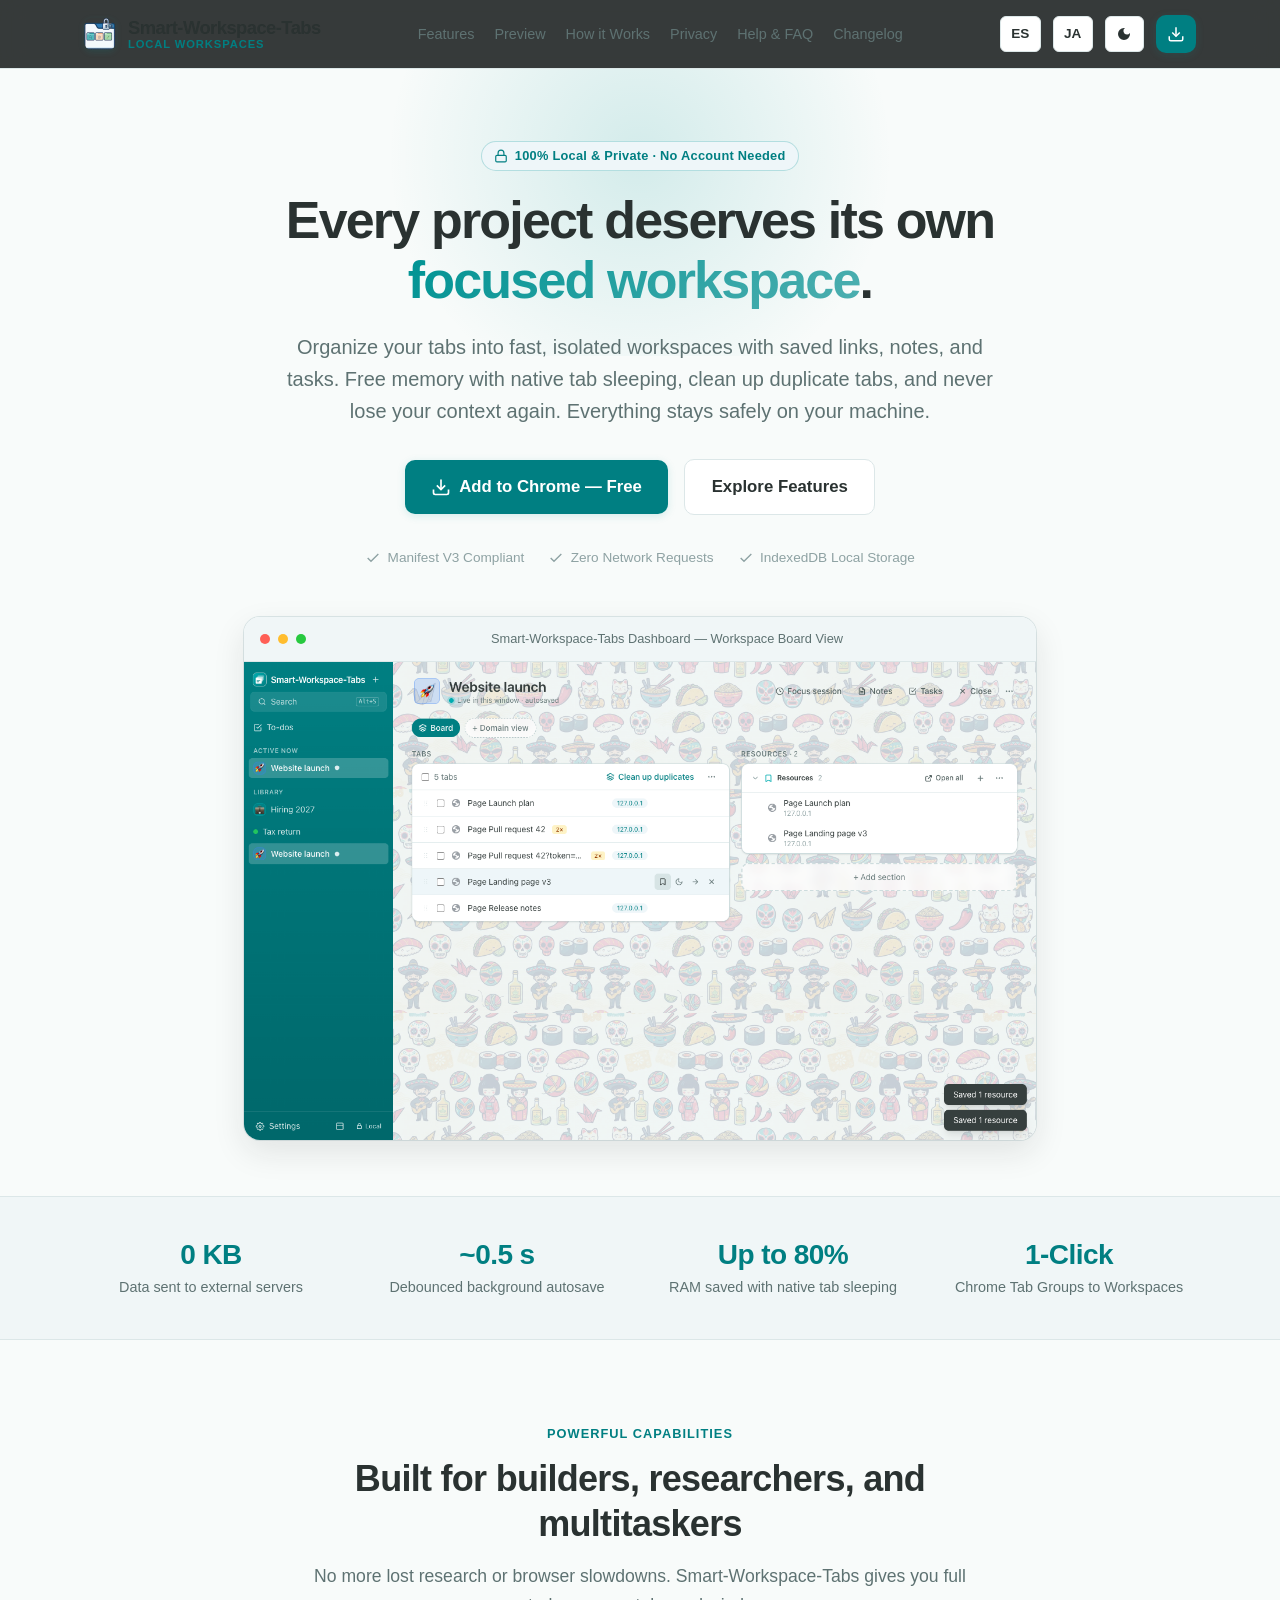
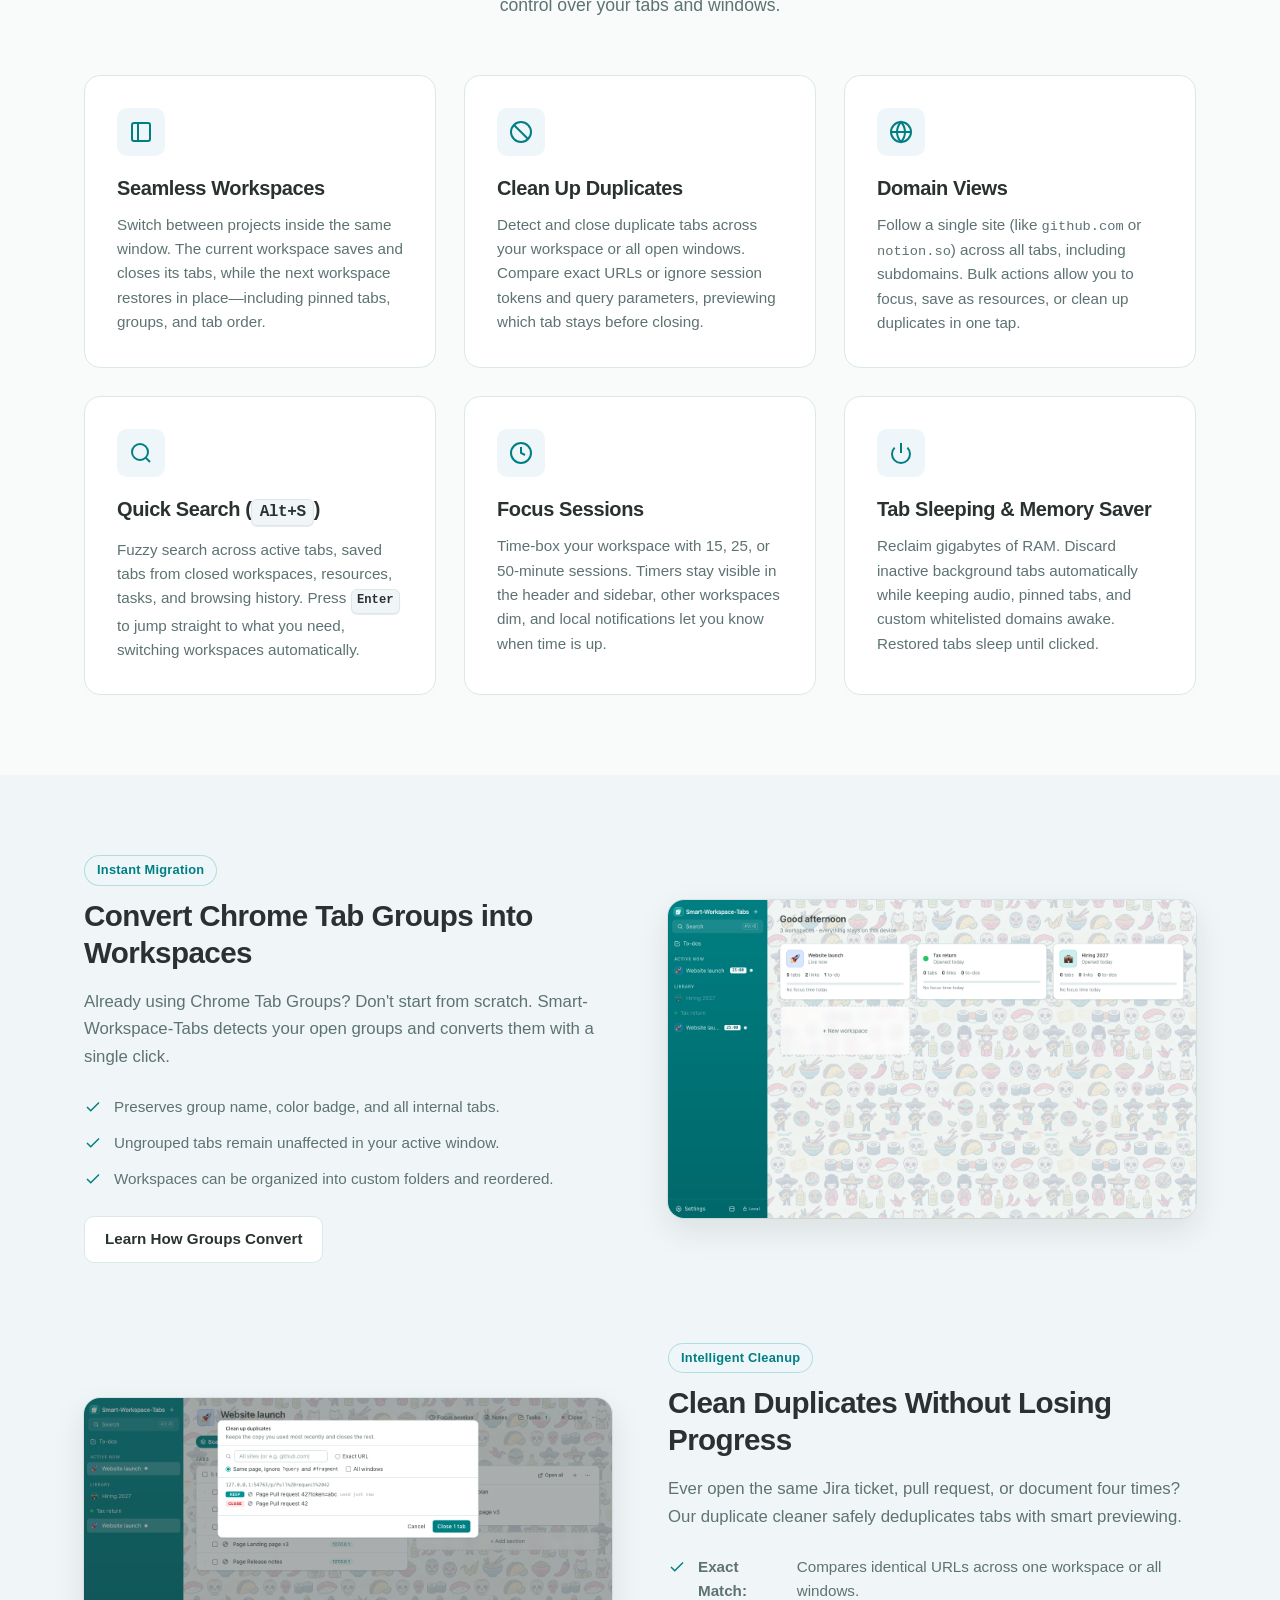
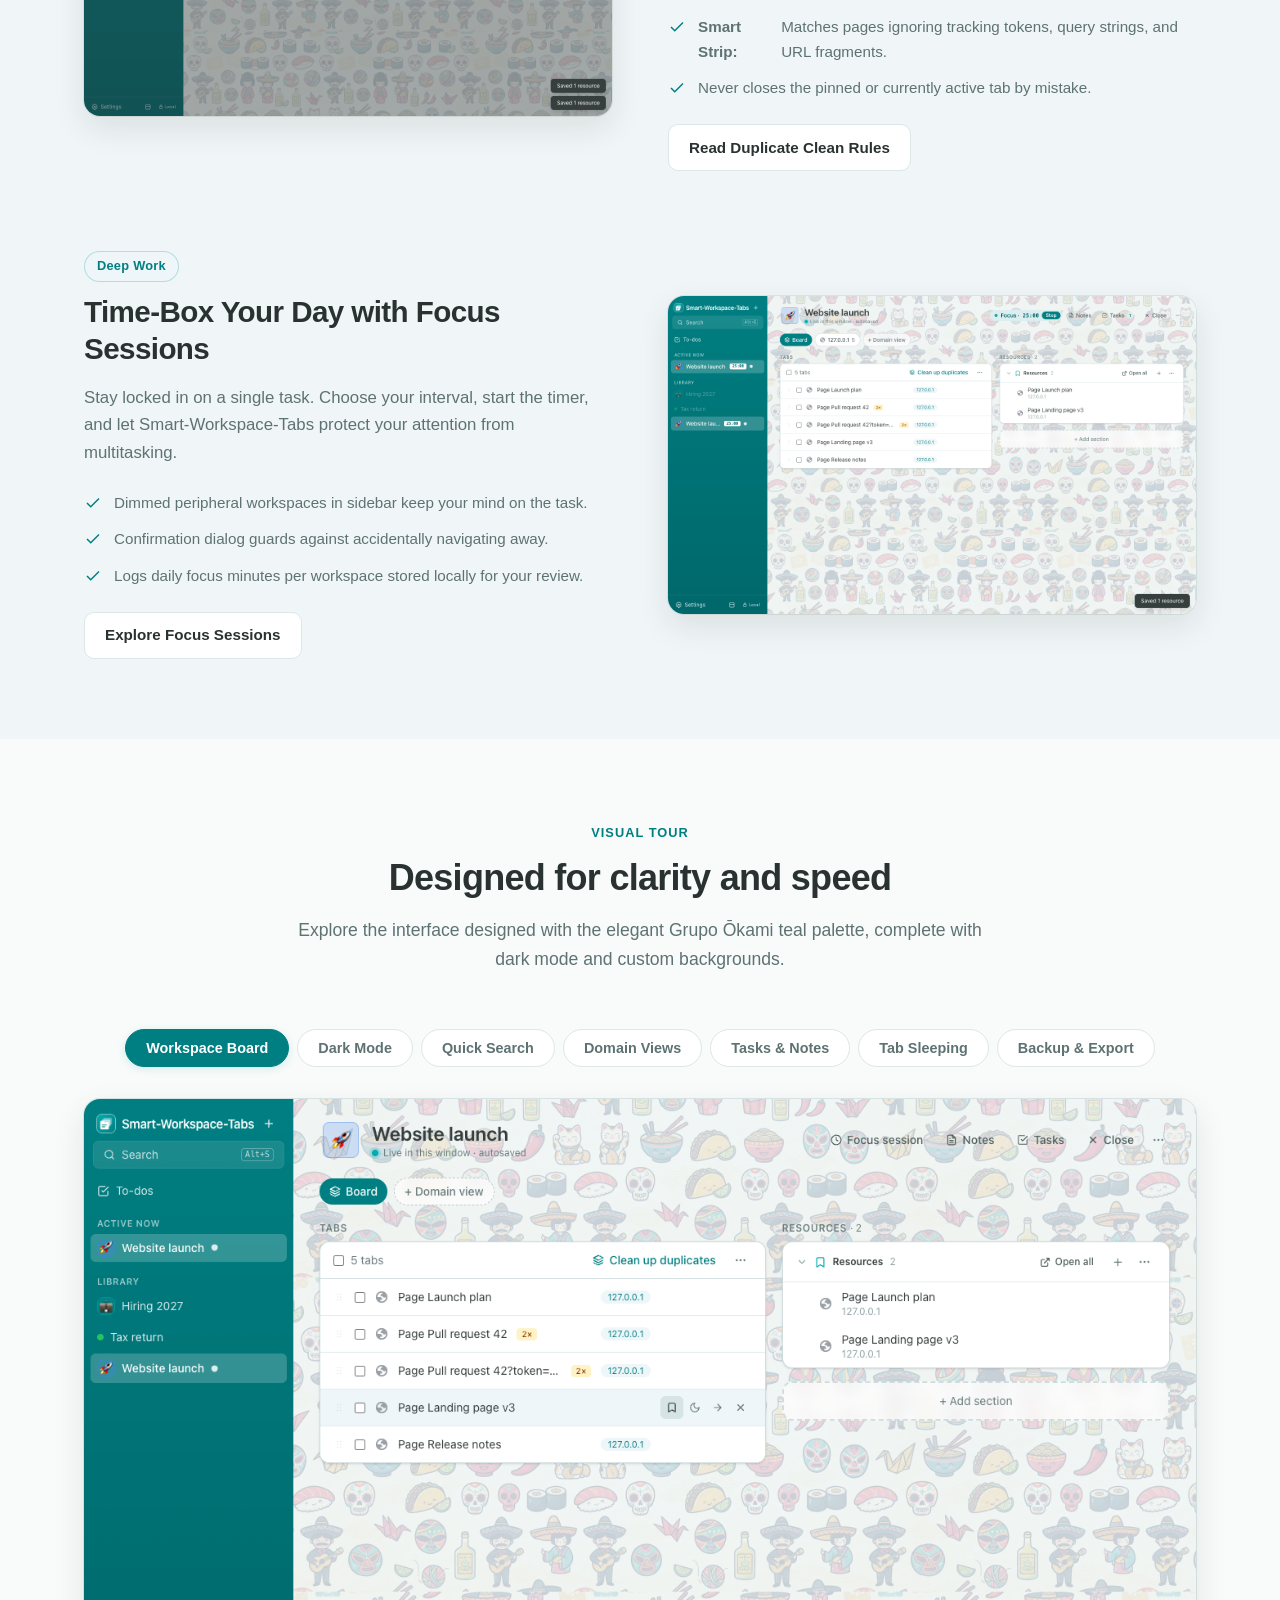
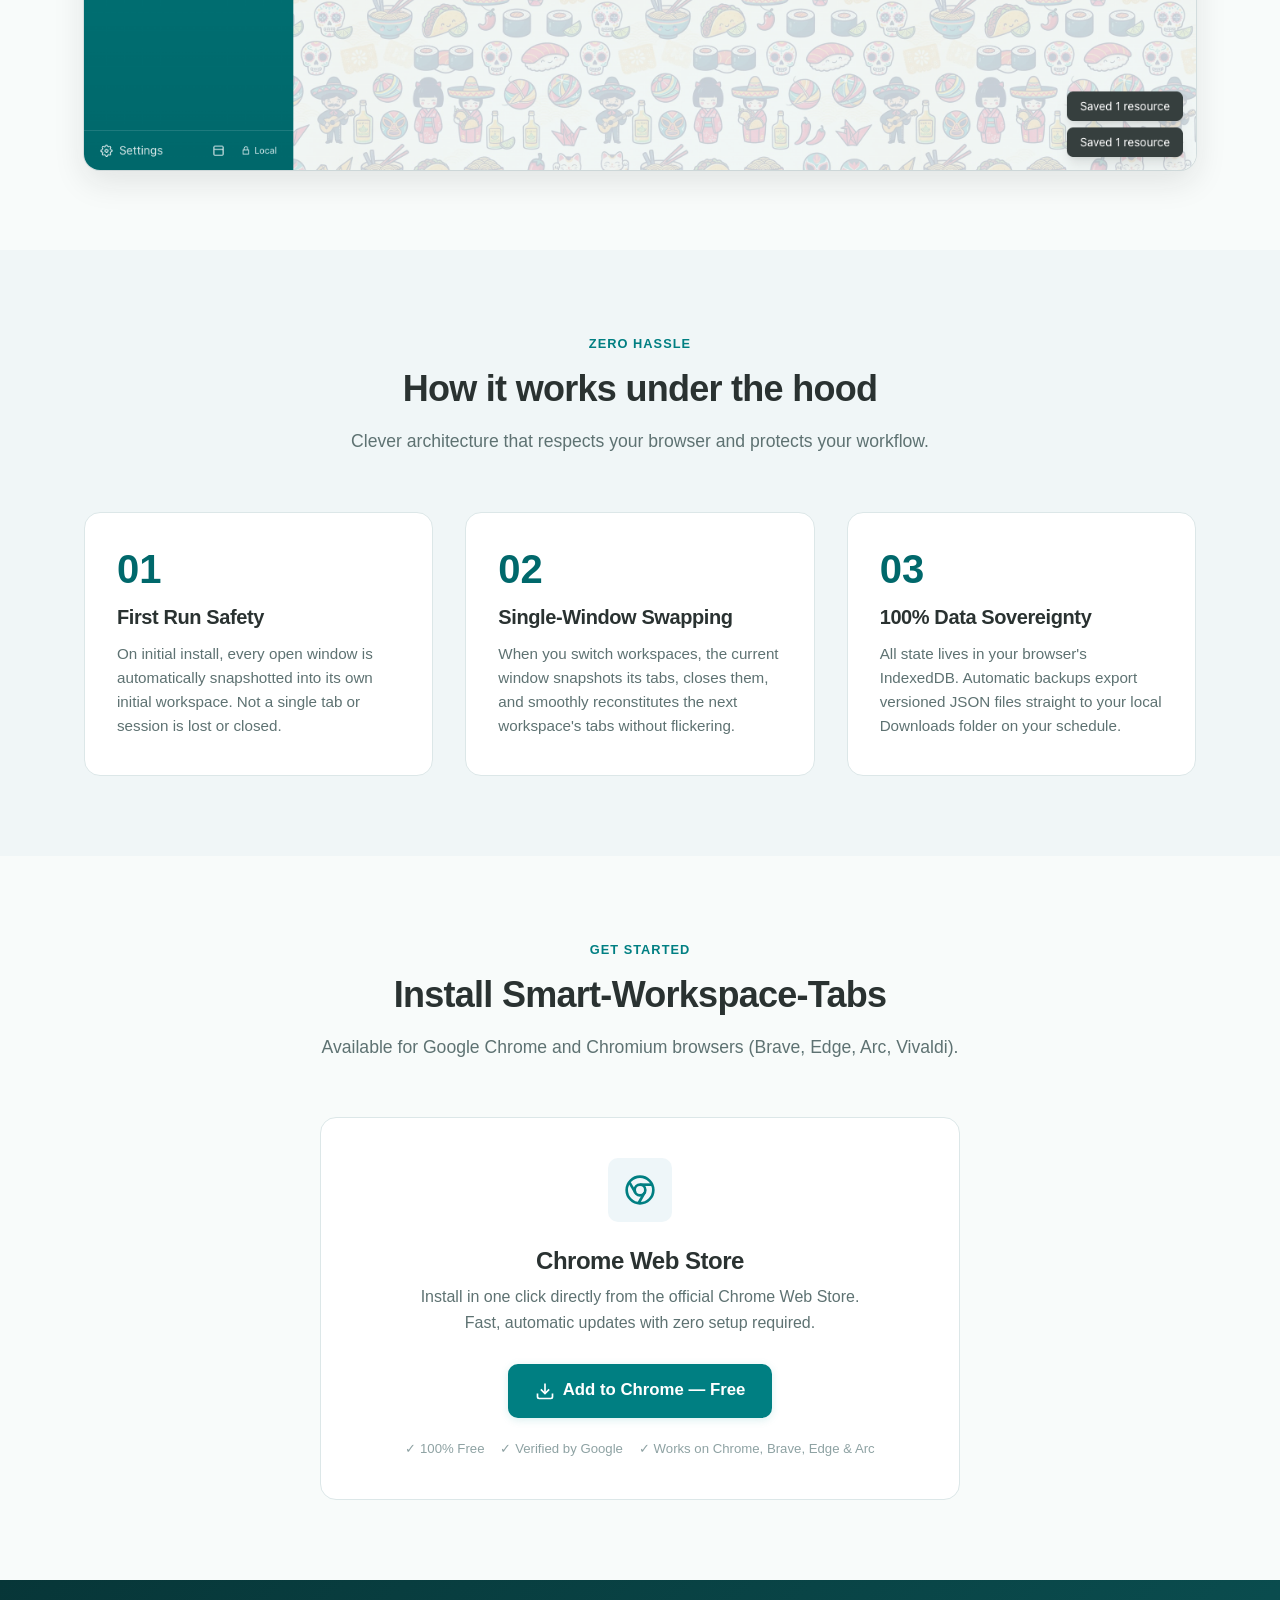
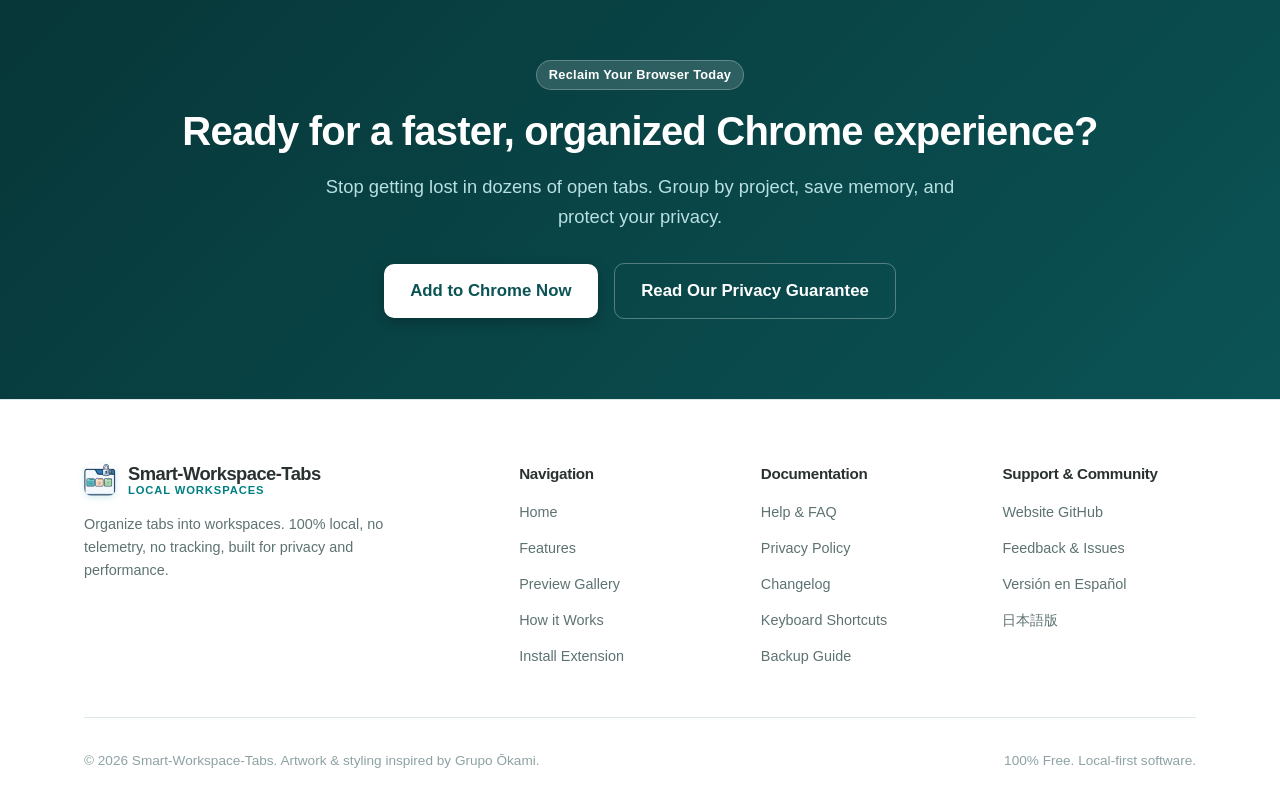
<file: index.html>
<!DOCTYPE html>
<html lang="en">

<head>
  <meta charset="UTF-8">
  <meta name="viewport" content="width=device-width, initial-scale=1.0">
  <title>Smart-Workspace-Tabs - 100% Local Tab Workspaces for Chrome</title>
  <meta name="description"
    content="A Chrome extension that gives each project its own workspace of tabs, links, notes, and to-dos. 100% local, no accounts, no server sync.">
  <meta name="keywords"
    content="chrome extension, tab manager, tab groups, workspaces, memory saver, tab sleeping, focus session, privacy">
  <link rel="icon" type="image/png" sizes="32x32" href="assets/img/favicon.png">
  <link rel="icon" type="image/png" sizes="128x128" href="assets/img/logo.png">
  <link rel="stylesheet" href="assets/css/style.css">
  <meta property="og:title" content="Smart-Workspace-Tabs - 100% Local Tab Workspaces for Chrome">
  <meta property="og:description"
    content="Organize your tabs into purpose-built workspaces. Stored entirely on your device with zero network requests.">
  <meta property="og:image" content="assets/img/dashboard-board.png">
  <meta property="og:type" content="website">
  <link rel="alternate" hreflang="en" href="https://kaxzwisx.github.io/smart-workspace-tabs/">
  <link rel="alternate" hreflang="es" href="https://kaxzwisx.github.io/smart-workspace-tabs/es/">
  <link rel="alternate" hreflang="ja" href="https://kaxzwisx.github.io/smart-workspace-tabs/ja/">
  <link rel="alternate" hreflang="x-default" href="https://kaxzwisx.github.io/smart-workspace-tabs/">
</head>

<body>

  <!-- Site Navigation -->
  <header class="site-header">
    <div class="container nav-container">
      <a href="index.html" class="brand-link">
        <img src="assets/img/logo.png" alt="Smart-Workspace-Tabs logo" class="brand-logo">
        <div class="brand-title">
          <span class="brand-name">Smart-Workspace-Tabs</span>
          <span class="brand-tag">Local Workspaces</span>
        </div>
      </a>

      <nav>
        <ul class="nav-menu" id="nav-menu">
          <li><a href="#features" class="nav-link">Features</a></li>
          <li><a href="#showcase" class="nav-link">Preview</a></li>
          <li><a href="#how-it-works" class="nav-link">How it Works</a></li>
          <li><a href="privacy.html" class="nav-link">Privacy</a></li>
          <li><a href="help.html" class="nav-link">Help &amp; FAQ</a></li>
          <li><a href="changelog.html" class="nav-link">Changelog</a></li>
        </ul>
      </nav>

      <div class="nav-actions">
        <!-- Language Switcher -->
        <a href="es/index.html" class="btn-control" hreflang="es" lang="es" title="Cambiar a Español"
          aria-label="Cambiar a Español">
          <span>ES</span>
        </a>
        <a href="ja/index.html" class="btn-control" hreflang="ja" lang="ja" title="日本語に切り替え" aria-label="日本語に切り替え">
          <span>JA</span>
        </a>
        <!-- Dark / Light Mode Toggle -->
        <button id="theme-toggle" class="btn-control" type="button" aria-label="Toggle dark/light theme"
          title="Toggle theme">
          <svg viewBox="0 0 24 24">
            <path
              d="M12 3a9 9 0 1 0 9 9c0-.46-.04-.92-.1-1.36a5.389 5.389 0 0 1-4.4 2.26 5.403 5.403 0 0 1-3.14-9.8c-.44-.06-.9-.1-1.36-.1z" />
          </svg>
        </button>

        <!-- CTA Button -->
        <a href="#install" class="btn btn-primary">
          <svg width="18" height="18" viewBox="0 0 24 24" fill="none" stroke="currentColor" stroke-width="2">
            <path d="M21 15v4a2 2 0 0 1-2 2H5a2 2 0 0 1-2-2v-4" />
            <polyline points="7 10 12 15 17 10" />
            <line x1="12" y1="15" x2="12" y2="3" />
          </svg>
          <span>Get Extension</span>
        </a>

        <!-- Mobile hamburger -->
        <button class="mobile-toggle" id="mobile-toggle" aria-label="Open navigation menu" aria-expanded="false">
          <svg width="24" height="24" viewBox="0 0 24 24" fill="none" stroke="currentColor" stroke-width="2">
            <line x1="3" y1="12" x2="21" y2="12" />
            <line x1="3" y1="6" x2="21" y2="6" />
            <line x1="3" y1="18" x2="21" y2="18" />
          </svg>
        </button>
      </div>
    </div>
  </header>

  <main>
    <!-- Hero Section -->
    <section class="hero-section">
      <div class="hero-glow"></div>
      <div class="container hero-content">
        <div class="badge badge-brand">
          <svg width="14" height="14" viewBox="0 0 24 24" fill="none" stroke="currentColor" stroke-width="2">
            <rect x="3" y="11" width="18" height="11" rx="2" ry="2" />
            <path d="M7 11V7a5 5 0 0 1 10 0v4" />
          </svg>
          100% Local &amp; Private · No Account Needed
        </div>

        <h1 class="hero-title">
          Every project deserves its own <span class="hero-title-highlight">focused workspace</span>.
        </h1>

        <p class="hero-desc">
          Organize your tabs into fast, isolated workspaces with saved links, notes, and tasks.
          Free memory with native tab sleeping, clean up duplicate tabs, and never lose your context again.
          Everything stays safely on your machine.
        </p>

        <div class="hero-actions">
          <a href="#install" class="btn btn-primary btn-lg">
            <svg width="20" height="20" viewBox="0 0 24 24" fill="none" stroke="currentColor" stroke-width="2">
              <path d="M21 15v4a2 2 0 0 1-2 2H5a2 2 0 0 1-2-2v-4" />
              <polyline points="7 10 12 15 17 10" />
              <line x1="12" y1="15" x2="12" y2="3" />
            </svg>
            Add to Chrome — Free
          </a>
          <a href="#features" class="btn btn-secondary btn-lg">
            Explore Features
          </a>
        </div>

        <div class="hero-meta">
          <span>
            <svg width="16" height="16" viewBox="0 0 24 24" fill="none" stroke="currentColor" stroke-width="2">
              <polyline points="20 6 9 17 4 12" />
            </svg>
            Manifest V3 Compliant
          </span>
          <span>
            <svg width="16" height="16" viewBox="0 0 24 24" fill="none" stroke="currentColor" stroke-width="2">
              <polyline points="20 6 9 17 4 12" />
            </svg>
            Zero Network Requests
          </span>
          <span>
            <svg width="16" height="16" viewBox="0 0 24 24" fill="none" stroke="currentColor" stroke-width="2">
              <polyline points="20 6 9 17 4 12" />
            </svg>
            IndexedDB Local Storage
          </span>
        </div>

        <!-- Preview Showcase -->
        <div class="hero-preview">
          <div class="preview-bar">
            <div class="preview-dot red"></div>
            <div class="preview-dot yellow"></div>
            <div class="preview-dot green"></div>
            <div class="preview-title">Smart-Workspace-Tabs Dashboard — Workspace Board View</div>
          </div>
          <img src="assets/img/dashboard-board.png"
            alt="Smart-Workspace-Tabs dashboard board interface showing open tabs and resources side-by-side">
        </div>
      </div>
    </section>

    <!-- Trust & Performance Stats -->
    <section class="trust-section">
      <div class="container trust-grid">
        <div class="trust-item">
          <h3>0 KB</h3>
          <p>Data sent to external servers</p>
        </div>
        <div class="trust-item">
          <h3>~0.5 s</h3>
          <p>Debounced background autosave</p>
        </div>
        <div class="trust-item">
          <h3>Up to 80%</h3>
          <p>RAM saved with native tab sleeping</p>
        </div>
        <div class="trust-item">
          <h3>1-Click</h3>
          <p>Chrome Tab Groups to Workspaces</p>
        </div>
      </div>
    </section>

    <!-- Core Features Grid -->
    <section class="section" id="features">
      <div class="container">
        <div class="section-header">
          <span class="section-tag">Powerful Capabilities</span>
          <h2 class="section-title">Built for builders, researchers, and multitaskers</h2>
          <p class="section-desc">
            No more lost research or browser slowdowns. Smart-Workspace-Tabs gives you full control over your tabs and
            windows.
          </p>
        </div>

        <div class="feature-grid">
          <!-- Feature 1 -->
          <div class="feature-card">
            <div class="feature-icon-wrapper">
              <svg viewBox="0 0 24 24" fill="none" stroke="currentColor" stroke-width="2">
                <rect x="3" y="3" width="18" height="18" rx="2" ry="2" />
                <line x1="9" y1="3" x2="9" y2="21" />
              </svg>
            </div>
            <h3>Seamless Workspaces</h3>
            <p>
              Switch between projects inside the same window. The current workspace saves and closes its tabs, while the
              next workspace restores in place—including pinned tabs, groups, and tab order.
            </p>
          </div>

          <!-- Feature 2 -->
          <div class="feature-card">
            <div class="feature-icon-wrapper">
              <svg viewBox="0 0 24 24" fill="none" stroke="currentColor" stroke-width="2">
                <circle cx="12" cy="12" r="10" />
                <line x1="4.93" y1="4.93" x2="19.07" y2="19.07" />
              </svg>
            </div>
            <h3>Clean Up Duplicates</h3>
            <p>
              Detect and close duplicate tabs across your workspace or all open windows. Compare exact URLs or ignore
              session tokens and query parameters, previewing which tab stays before closing.
            </p>
          </div>

          <!-- Feature 3 -->
          <div class="feature-card">
            <div class="feature-icon-wrapper">
              <svg viewBox="0 0 24 24" fill="none" stroke="currentColor" stroke-width="2">
                <circle cx="12" cy="12" r="10" />
                <line x1="2" y1="12" x2="22" y2="12" />
                <path d="M12 2a15.3 15.3 0 0 1 4 10 15.3 15.3 0 0 1-4 10 15.3 15.3 0 0 1-4-10 15.3 15.3 0 0 1 4-10z" />
              </svg>
            </div>
            <h3>Domain Views</h3>
            <p>
              Follow a single site (like <code>github.com</code> or <code>notion.so</code>) across all tabs, including
              subdomains. Bulk actions allow you to focus, save as resources, or clean up duplicates in one tap.
            </p>
          </div>

          <!-- Feature 4 -->
          <div class="feature-card">
            <div class="feature-icon-wrapper">
              <svg viewBox="0 0 24 24" fill="none" stroke="currentColor" stroke-width="2">
                <circle cx="11" cy="11" r="8" />
                <line x1="21" y1="21" x2="16.65" y2="16.65" />
              </svg>
            </div>
            <h3>Quick Search (<kbd>Alt+S</kbd>)</h3>
            <p>
              Fuzzy search across active tabs, saved tabs from closed workspaces, resources, tasks, and browsing
              history. Press <kbd>Enter</kbd> to jump straight to what you need, switching workspaces automatically.
            </p>
          </div>

          <!-- Feature 5 -->
          <div class="feature-card">
            <div class="feature-icon-wrapper">
              <svg viewBox="0 0 24 24" fill="none" stroke="currentColor" stroke-width="2">
                <circle cx="12" cy="12" r="10" />
                <polyline points="12 6 12 12 16 14" />
              </svg>
            </div>
            <h3>Focus Sessions</h3>
            <p>
              Time-box your workspace with 15, 25, or 50-minute sessions. Timers stay visible in the header and sidebar,
              other workspaces dim, and local notifications let you know when time is up.
            </p>
          </div>

          <!-- Feature 6 -->
          <div class="feature-card">
            <div class="feature-icon-wrapper">
              <svg viewBox="0 0 24 24" fill="none" stroke="currentColor" stroke-width="2">
                <path d="M18.36 6.64a9 9 0 1 1-12.73 0" />
                <line x1="12" y1="2" x2="12" y2="12" />
              </svg>
            </div>
            <h3>Tab Sleeping &amp; Memory Saver</h3>
            <p>
              Reclaim gigabytes of RAM. Discard inactive background tabs automatically while keeping audio, pinned tabs,
              and custom whitelisted domains awake. Restored tabs sleep until clicked.
            </p>
          </div>
        </div>
      </div>
    </section>

    <!-- Deep Dive Showcases -->
    <section class="section section-alt">
      <div class="container">
        <!-- Deep Dive 1: Tab Groups to Workspaces -->
        <div class="showcase-row">
          <div class="showcase-content">
            <div class="badge badge-brand" style="margin-bottom: 0.75rem;">Instant Migration</div>
            <h3>Convert Chrome Tab Groups into Workspaces</h3>
            <p>
              Already using Chrome Tab Groups? Don't start from scratch. Smart-Workspace-Tabs detects your open groups
              and converts them with a single click.
            </p>
            <ul class="showcase-list">
              <li>
                <svg viewBox="0 0 24 24" fill="none" stroke="currentColor" stroke-width="2">
                  <polyline points="20 6 9 17 4 12" />
                </svg>
                Preserves group name, color badge, and all internal tabs.
              </li>
              <li>
                <svg viewBox="0 0 24 24" fill="none" stroke="currentColor" stroke-width="2">
                  <polyline points="20 6 9 17 4 12" />
                </svg>
                Ungrouped tabs remain unaffected in your active window.
              </li>
              <li>
                <svg viewBox="0 0 24 24" fill="none" stroke="currentColor" stroke-width="2">
                  <polyline points="20 6 9 17 4 12" />
                </svg>
                Workspaces can be organized into custom folders and reordered.
              </li>
            </ul>
            <a href="help.html#tab-groups" class="btn btn-secondary">Learn How Groups Convert</a>
          </div>
          <div class="showcase-media">
            <img src="assets/img/home.png"
              alt="Smart-Workspace-Tabs Home screen showing workspace library, folders and focus statistics">
          </div>
        </div>

        <!-- Deep Dive 2: Duplicate Tab Cleaner -->
        <div class="showcase-row reverse">
          <div class="showcase-content">
            <div class="badge badge-brand" style="margin-bottom: 0.75rem;">Intelligent Cleanup</div>
            <h3>Clean Duplicates Without Losing Progress</h3>
            <p>
              Ever open the same Jira ticket, pull request, or document four times? Our duplicate cleaner safely
              deduplicates tabs with smart previewing.
            </p>
            <ul class="showcase-list">
              <li>
                <svg viewBox="0 0 24 24" fill="none" stroke="currentColor" stroke-width="2">
                  <polyline points="20 6 9 17 4 12" />
                </svg>
                <strong>Exact Match:</strong> Compares identical URLs across one workspace or all windows.
              </li>
              <li>
                <svg viewBox="0 0 24 24" fill="none" stroke="currentColor" stroke-width="2">
                  <polyline points="20 6 9 17 4 12" />
                </svg>
                <strong>Smart Strip:</strong> Matches pages ignoring tracking tokens, query strings, and URL fragments.
              </li>
              <li>
                <svg viewBox="0 0 24 24" fill="none" stroke="currentColor" stroke-width="2">
                  <polyline points="20 6 9 17 4 12" />
                </svg>
                Never closes the pinned or currently active tab by mistake.
              </li>
            </ul>
            <a href="help.html#duplicates" class="btn btn-secondary">Read Duplicate Clean Rules</a>
          </div>
          <div class="showcase-media">
            <img src="assets/img/duplicates.png"
              alt="Clean up duplicates preview window displaying duplicate tab pairs and keep/close indicators">
          </div>
        </div>

        <!-- Deep Dive 3: Focus Sessions -->
        <div class="showcase-row">
          <div class="showcase-content">
            <div class="badge badge-brand" style="margin-bottom: 0.75rem;">Deep Work</div>
            <h3>Time-Box Your Day with Focus Sessions</h3>
            <p>
              Stay locked in on a single task. Choose your interval, start the timer, and let Smart-Workspace-Tabs
              protect your attention from multitasking.
            </p>
            <ul class="showcase-list">
              <li>
                <svg viewBox="0 0 24 24" fill="none" stroke="currentColor" stroke-width="2">
                  <polyline points="20 6 9 17 4 12" />
                </svg>
                Dimmed peripheral workspaces in sidebar keep your mind on the task.
              </li>
              <li>
                <svg viewBox="0 0 24 24" fill="none" stroke="currentColor" stroke-width="2">
                  <polyline points="20 6 9 17 4 12" />
                </svg>
                Confirmation dialog guards against accidentally navigating away.
              </li>
              <li>
                <svg viewBox="0 0 24 24" fill="none" stroke="currentColor" stroke-width="2">
                  <polyline points="20 6 9 17 4 12" />
                </svg>
                Logs daily focus minutes per workspace stored locally for your review.
              </li>
            </ul>
            <a href="help.html#focus" class="btn btn-secondary">Explore Focus Sessions</a>
          </div>
          <div class="showcase-media">
            <img src="assets/img/focus-session.png"
              alt="Focus session countdown timer active on a workspace with dimmed peripheral workspaces">
          </div>
        </div>
      </div>
    </section>

    <!-- Interactive Screenshot Gallery -->
    <section class="section" id="showcase">
      <div class="container">
        <div class="section-header">
          <span class="section-tag">Visual Tour</span>
          <h2 class="section-title">Designed for clarity and speed</h2>
          <p class="section-desc">
            Explore the interface designed with the elegant Grupo Ōkami teal palette, complete with dark mode and custom
            backgrounds.
          </p>
        </div>

        <div class="tabs-nav">
          <button class="tab-btn active" data-tab="tab-board">Workspace Board</button>
          <button class="tab-btn" data-tab="tab-dark">Dark Mode</button>
          <button class="tab-btn" data-tab="tab-search">Quick Search</button>
          <button class="tab-btn" data-tab="tab-domain">Domain Views</button>
          <button class="tab-btn" data-tab="tab-tasks">Tasks &amp; Notes</button>
          <button class="tab-btn" data-tab="tab-sleeping">Tab Sleeping</button>
          <button class="tab-btn" data-tab="tab-backup">Backup &amp; Export</button>
        </div>

        <div class="tab-panel active" id="tab-board">
          <img src="assets/img/dashboard-board.png"
            alt="Workspace Board view with open tabs and saved resources side-by-side">
        </div>

        <div class="tab-panel" id="tab-dark">
          <img src="assets/img/dashboard-dark.png" alt="Smart-Workspace-Tabs in elegant Dark Mode">
        </div>

        <div class="tab-panel" id="tab-search">
          <img src="assets/img/quick-search.png" alt="Quick Search modal triggered by Alt+S">
        </div>

        <div class="tab-panel" id="tab-domain">
          <img src="assets/img/dashboard-domain-view.png"
            alt="Domain view filtering all tabs belonging to a specific domain">
        </div>

        <div class="tab-panel" id="tab-tasks">
          <img src="assets/img/dashboard-drawer-tasks.png" alt="Tasks and notes side drawer for workspace context">
        </div>

        <div class="tab-panel" id="tab-sleeping">
          <img src="assets/img/settings-sleeping.png" alt="Tab sleeping configuration settings to optimize RAM usage">
        </div>

        <div class="tab-panel" id="tab-backup">
          <img src="assets/img/settings-backup.png" alt="Backup and data export settings">
        </div>
      </div>
    </section>

    <!-- How It Works Steps -->
    <section class="section section-alt" id="how-it-works">
      <div class="container">
        <div class="section-header">
          <span class="section-tag">Zero Hassle</span>
          <h2 class="section-title">How it works under the hood</h2>
          <p class="section-desc">
            Clever architecture that respects your browser and protects your workflow.
          </p>
        </div>

        <div class="steps-grid">
          <div class="step-card">
            <div class="step-number">01</div>
            <h3>First Run Safety</h3>
            <p>
              On initial install, every open window is automatically snapshotted into its own initial workspace. Not a
              single tab or session is lost or closed.
            </p>
          </div>

          <div class="step-card">
            <div class="step-number">02</div>
            <h3>Single-Window Swapping</h3>
            <p>
              When you switch workspaces, the current window snapshots its tabs, closes them, and smoothly reconstitutes
              the next workspace's tabs without flickering.
            </p>
          </div>

          <div class="step-card">
            <div class="step-number">03</div>
            <h3>100% Data Sovereignty</h3>
            <p>
              All state lives in your browser's IndexedDB. Automatic backups export versioned JSON files straight to
              your local Downloads folder on your schedule.
            </p>
          </div>
        </div>
      </div>
    </section>

    <!-- Installation Section -->
    <section class="section" id="install">
      <div class="container">
        <div class="section-header">
          <span class="section-tag">Get Started</span>
          <h2 class="section-title">Install Smart-Workspace-Tabs</h2>
          <p class="section-desc">
            Available for Google Chrome and Chromium browsers (Brave, Edge, Arc, Vivaldi).
          </p>
        </div>

        <div class="feature-card"
          style="max-width: 640px; margin: 0 auto; text-align: center; align-items: center; padding: 2.5rem 2rem;">
          <div class="feature-icon-wrapper" style="width: 64px; height: 64px; margin-bottom: 1.5rem;">
            <svg viewBox="0 0 24 24" fill="none" stroke="currentColor" stroke-width="2"
              style="width: 32px; height: 32px;">
              <circle cx="12" cy="12" r="10" />
              <circle cx="12" cy="12" r="4" />
              <line x1="21.17" y1="8" x2="12" y2="8" />
              <line x1="3.95" y1="6.06" x2="8.54" y2="14" />
              <line x1="10.88" y1="21.94" x2="15.46" y2="14" />
            </svg>
          </div>
          <h3 style="font-size: 1.5rem; margin-bottom: 0.5rem;">Chrome Web Store</h3>
          <p style="margin-bottom: 1.75rem; max-width: 460px; font-size: 1rem;">
            Install in one click directly from the official Chrome Web Store. Fast, automatic updates with zero setup
            required.
          </p>
          <a href="https://chromewebstore.google.com/detail/smart-workspace-tabs/ofckjgdgonjackfhelfilcjkmlenpeao"
            target="_blank" rel="noopener noreferrer" class="btn btn-primary btn-lg" style="min-width: 260px;">
            <svg width="20" height="20" viewBox="0 0 24 24" fill="none" stroke="currentColor" stroke-width="2">
              <path d="M21 15v4a2 2 0 0 1-2 2H5a2 2 0 0 1-2-2v-4" />
              <polyline points="7 10 12 15 17 10" />
              <line x1="12" y1="15" x2="12" y2="3" />
            </svg>
            Add to Chrome — Free
          </a>
          <div
            style="margin-top: 1.25rem; display: flex; align-items: center; justify-content: center; gap: 1rem; flex-wrap: wrap; font-size: 0.825rem; color: var(--text-faint);">
            <span>✓ 100% Free</span>
            <span>✓ Verified by Google</span>
            <span>✓ Works on Chrome, Brave, Edge &amp; Arc</span>
          </div>
        </div>
      </div>
    </section>

    <!-- Bottom CTA Banner -->
    <section class="cta-section">
      <div class="container">
        <div class="badge">Reclaim Your Browser Today</div>
        <h2 class="cta-title">Ready for a faster, organized Chrome experience?</h2>
        <p class="cta-desc">
          Stop getting lost in dozens of open tabs. Group by project, save memory, and protect your privacy.
        </p>
        <div class="cta-actions">
          <a href="#install" class="btn btn-primary btn-lg">Add to Chrome Now</a>
          <a href="privacy.html" class="btn btn-secondary btn-lg">Read Our Privacy Guarantee</a>
        </div>
      </div>
    </section>
  </main>

  <!-- Site Footer -->
  <footer class="site-footer">
    <div class="container">
      <div class="footer-grid">
        <div class="footer-brand">
          <a href="index.html" class="brand-link">
            <img src="assets/img/logo.png" alt="Smart-Workspace-Tabs logo" class="brand-logo">
            <div class="brand-title">
              <span class="brand-name">Smart-Workspace-Tabs</span>
              <span class="brand-tag">Local Workspaces</span>
            </div>
          </a>
          <p class="footer-desc">
            Organize tabs into workspaces. 100% local, no telemetry, no tracking, built for privacy and performance.
          </p>
        </div>

        <div class="footer-col">
          <h4>Navigation</h4>
          <ul class="footer-links">
            <li><a href="index.html">Home</a></li>
            <li><a href="#features">Features</a></li>
            <li><a href="#showcase">Preview Gallery</a></li>
            <li><a href="#how-it-works">How it Works</a></li>
            <li><a href="#install">Install Extension</a></li>
          </ul>
        </div>

        <div class="footer-col">
          <h4>Documentation</h4>
          <ul class="footer-links">
            <li><a href="help.html">Help &amp; FAQ</a></li>
            <li><a href="privacy.html">Privacy Policy</a></li>
            <li><a href="changelog.html">Changelog</a></li>
            <li><a href="help.html#shortcuts">Keyboard Shortcuts</a></li>
            <li><a href="help.html#backups">Backup Guide</a></li>
          </ul>
        </div>

        <div class="footer-col">
          <h4>Support &amp; Community</h4>
          <ul class="footer-links">
            <li><a href="https://github.com/kaxzwisx/smart-workspace-tabs" target="_blank"
                rel="noopener noreferrer">Website GitHub</a></li>
            <li><a href="https://github.com/kaxzwisx/smart-workspace-tabs/issues" target="_blank"
                rel="noopener noreferrer">Feedback &amp; Issues</a></li>
            <li><a href="es/index.html" hreflang="es" lang="es">Versión en Español</a></li>
            <li><a href="ja/index.html" hreflang="ja" lang="ja">日本語版</a></li>
          </ul>
        </div>
      </div>

      <div class="footer-bottom">
        <div>&copy; 2026 Smart-Workspace-Tabs. Artwork &amp; styling inspired by Grupo Ōkami.</div>
        <div>100% Free. Local-first software.</div>
      </div>
    </div>
  </footer>

  <script src="assets/js/main.js"></script>
</body>

</html>
</file>
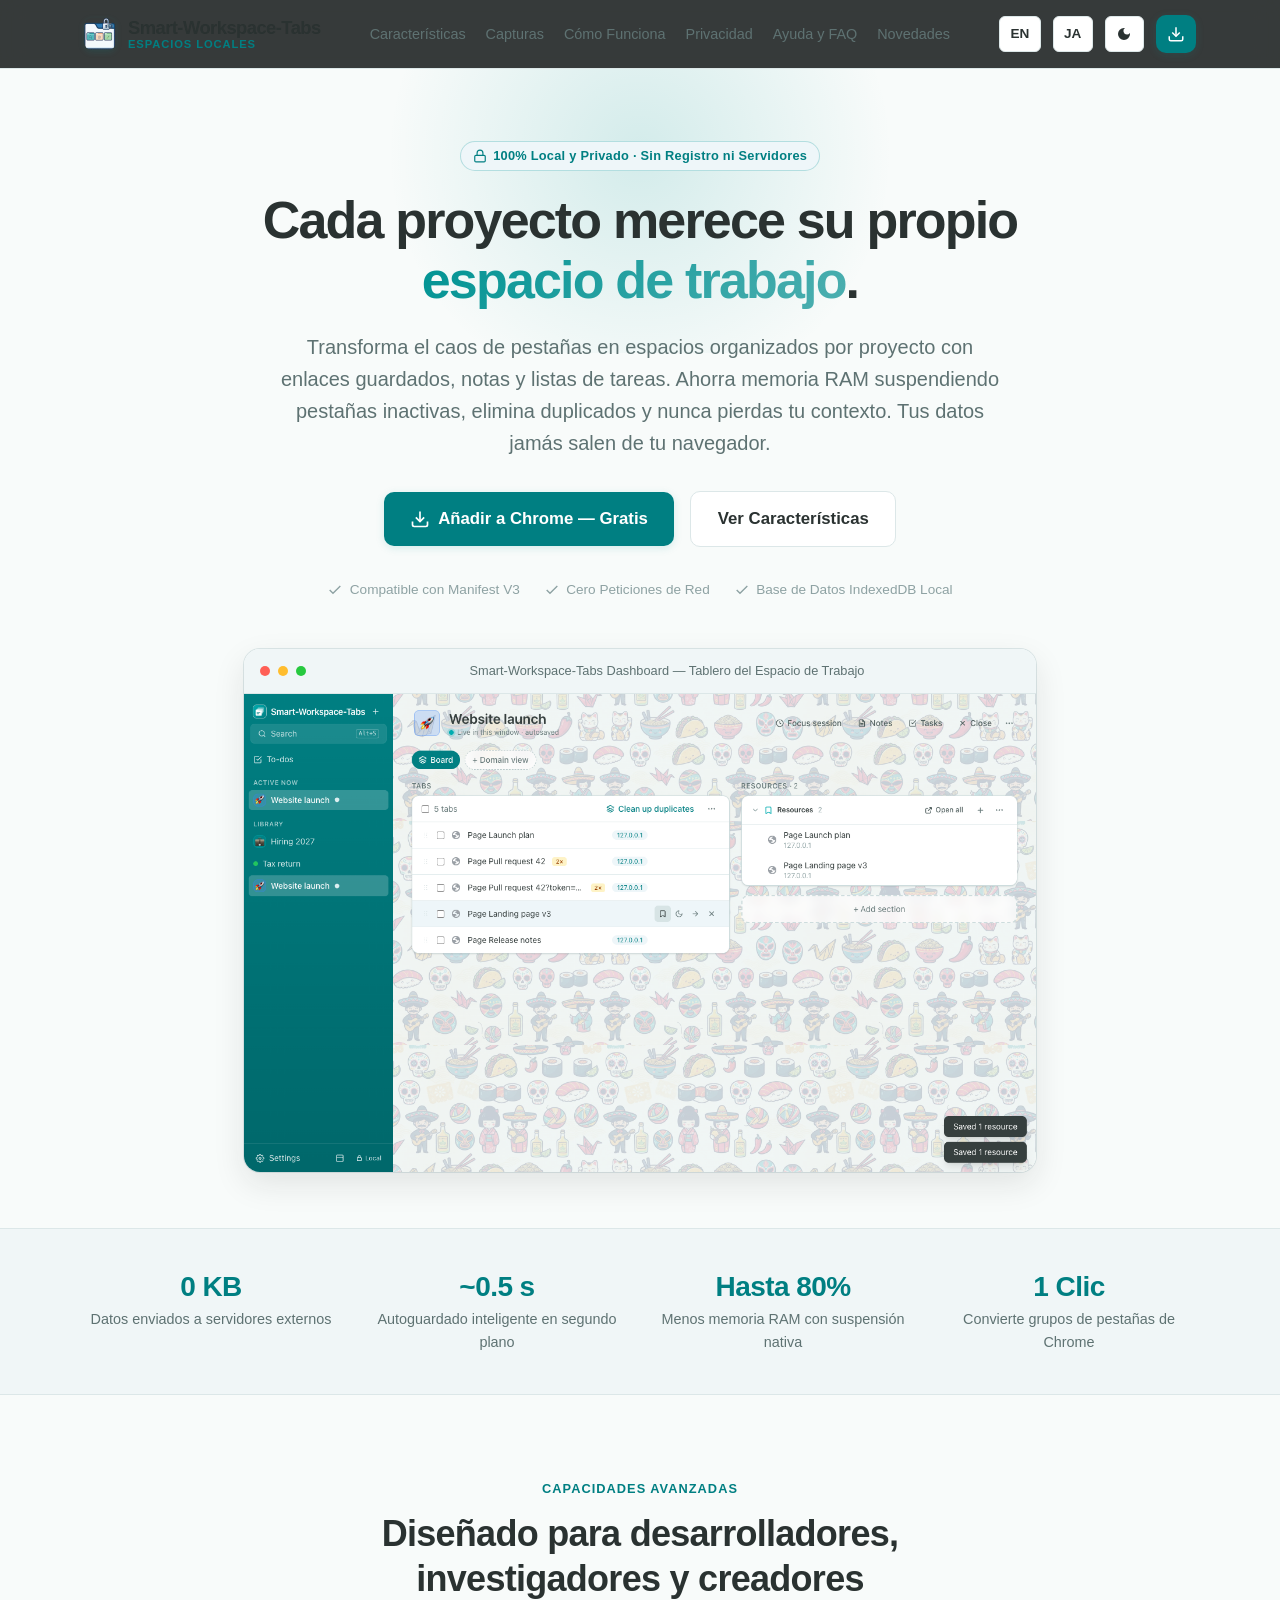
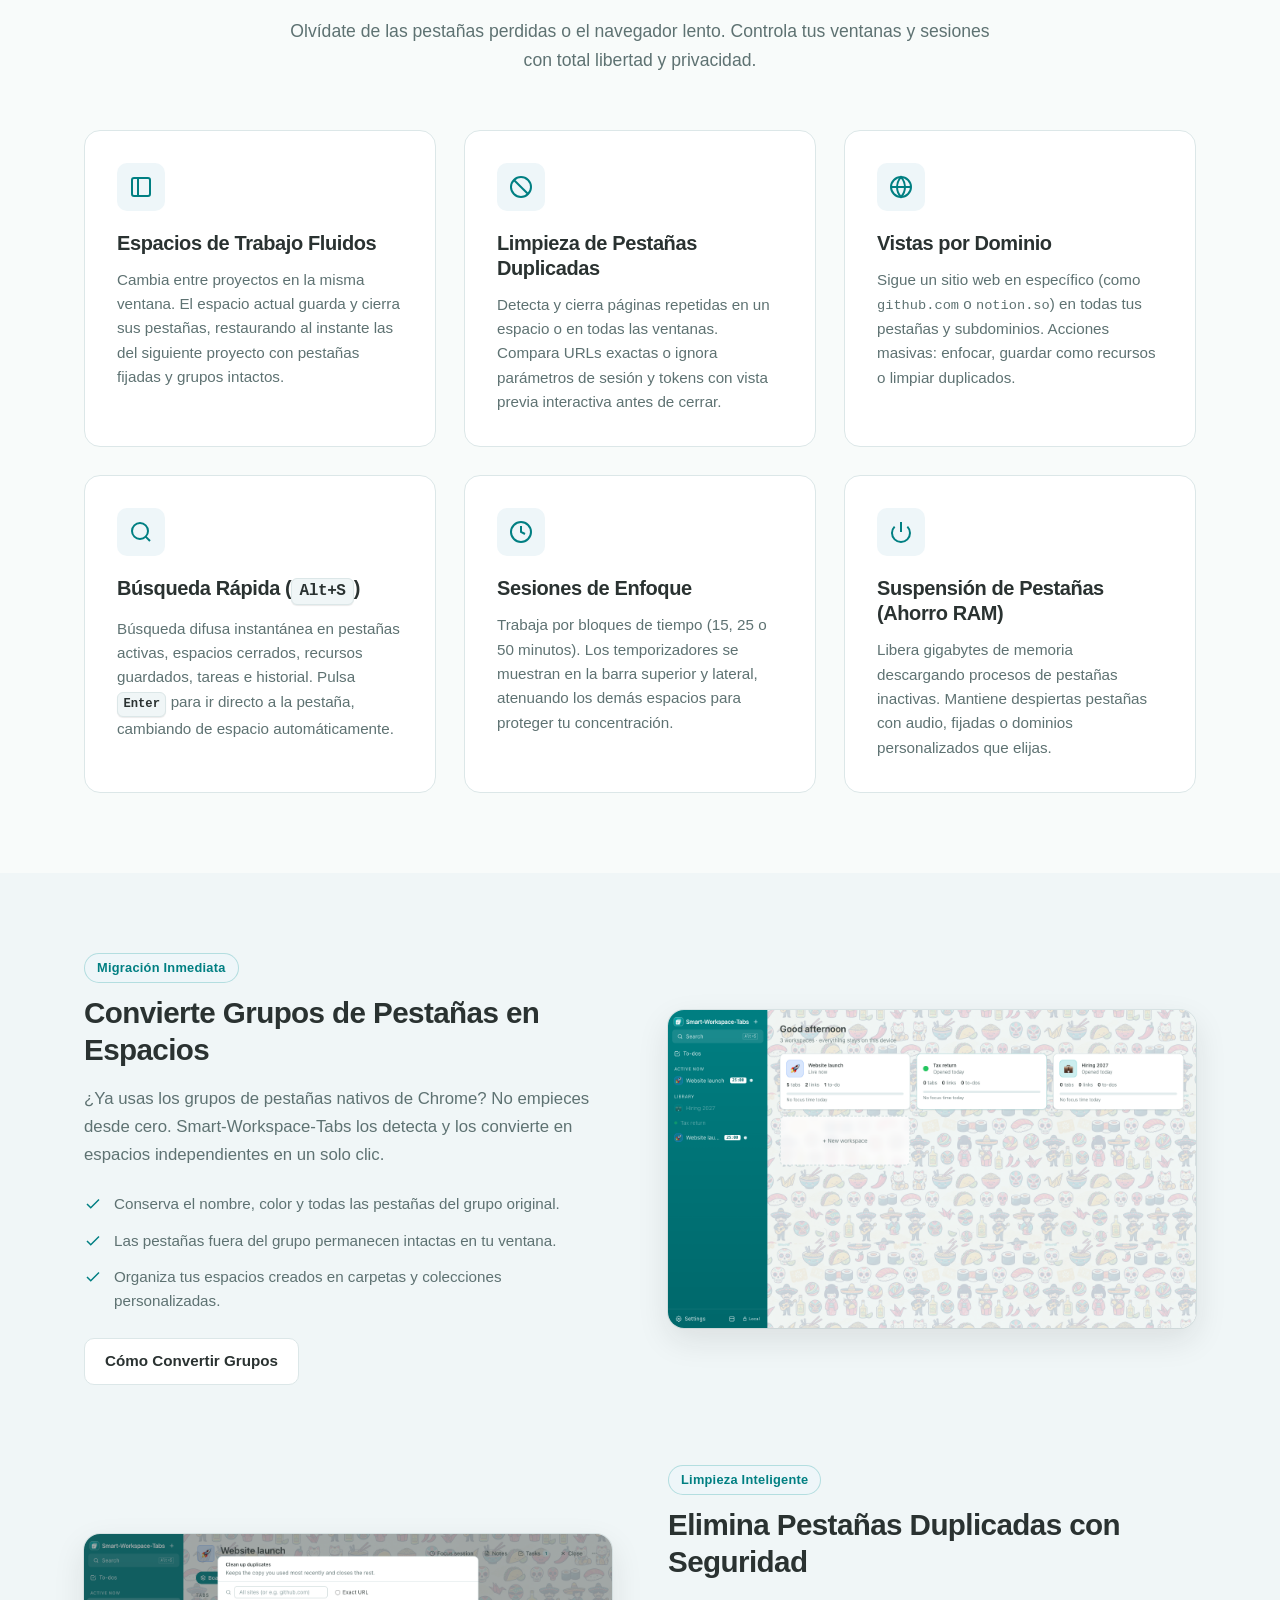
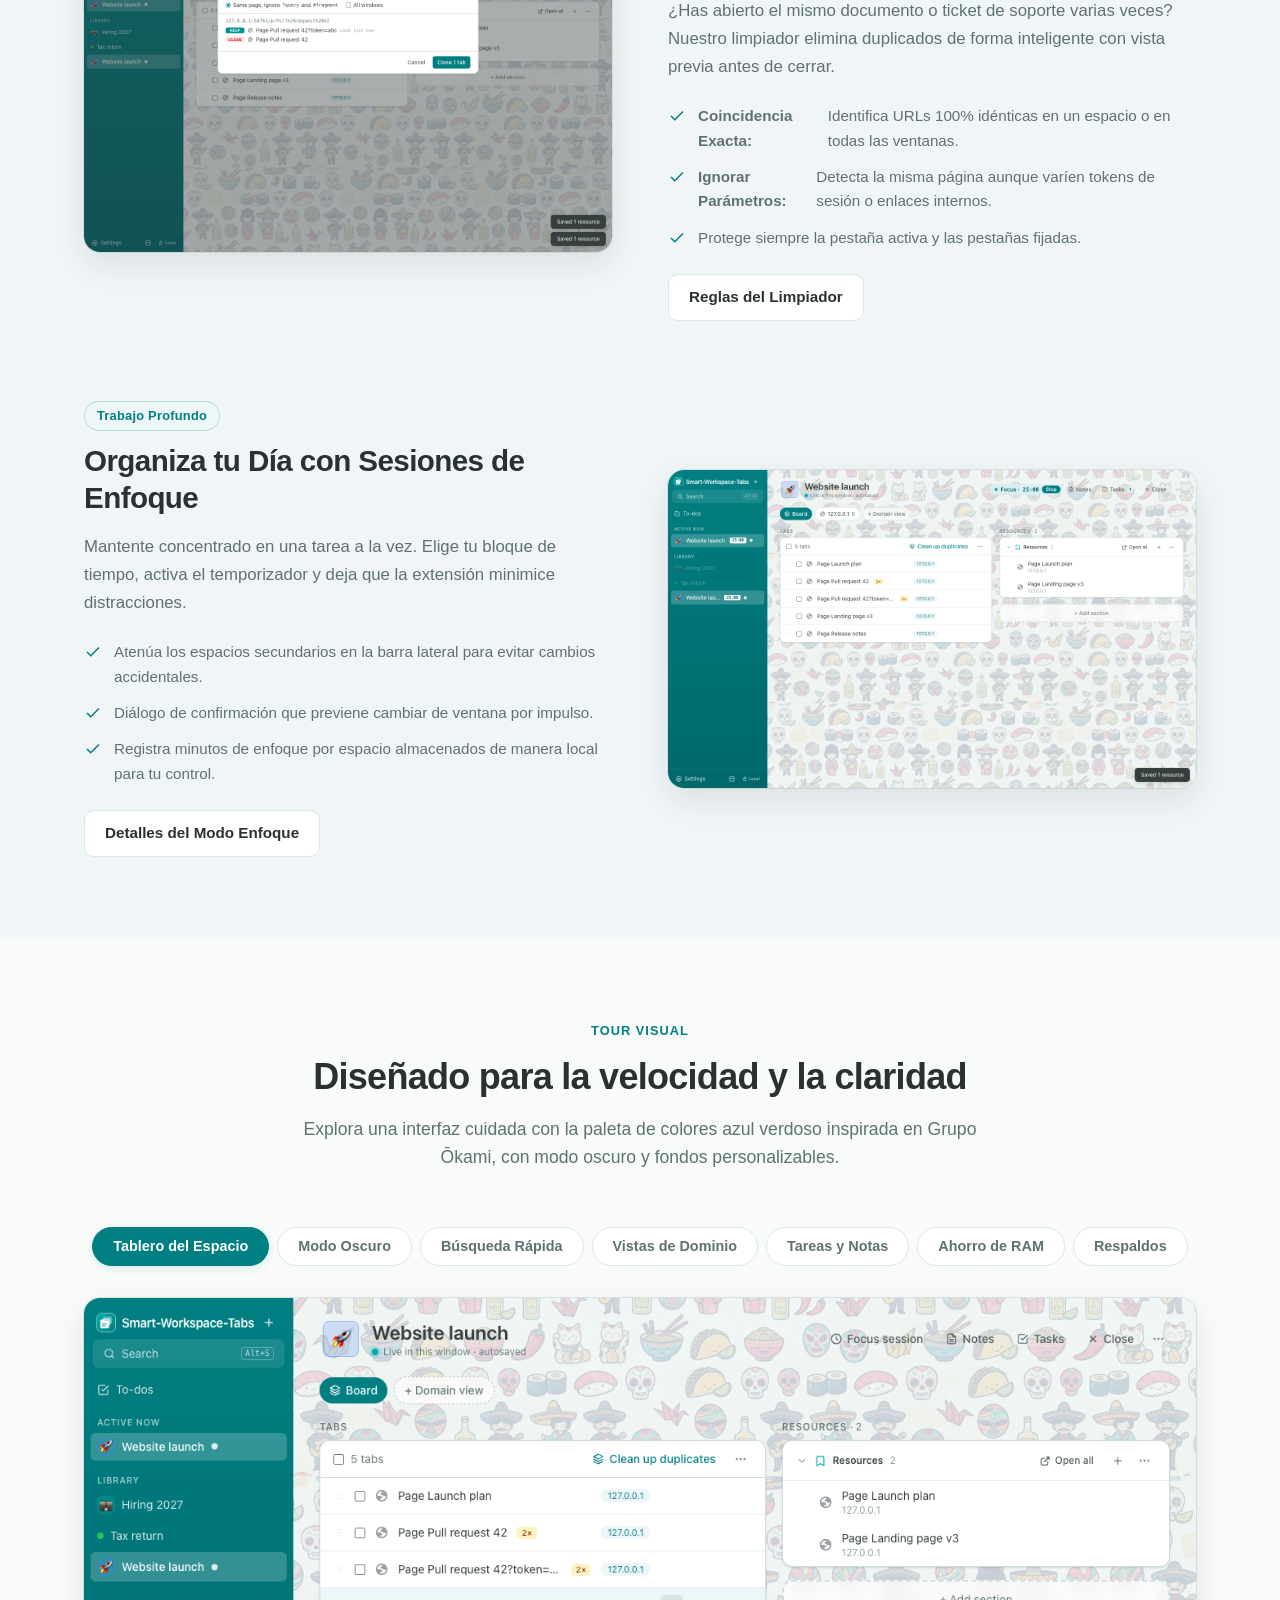
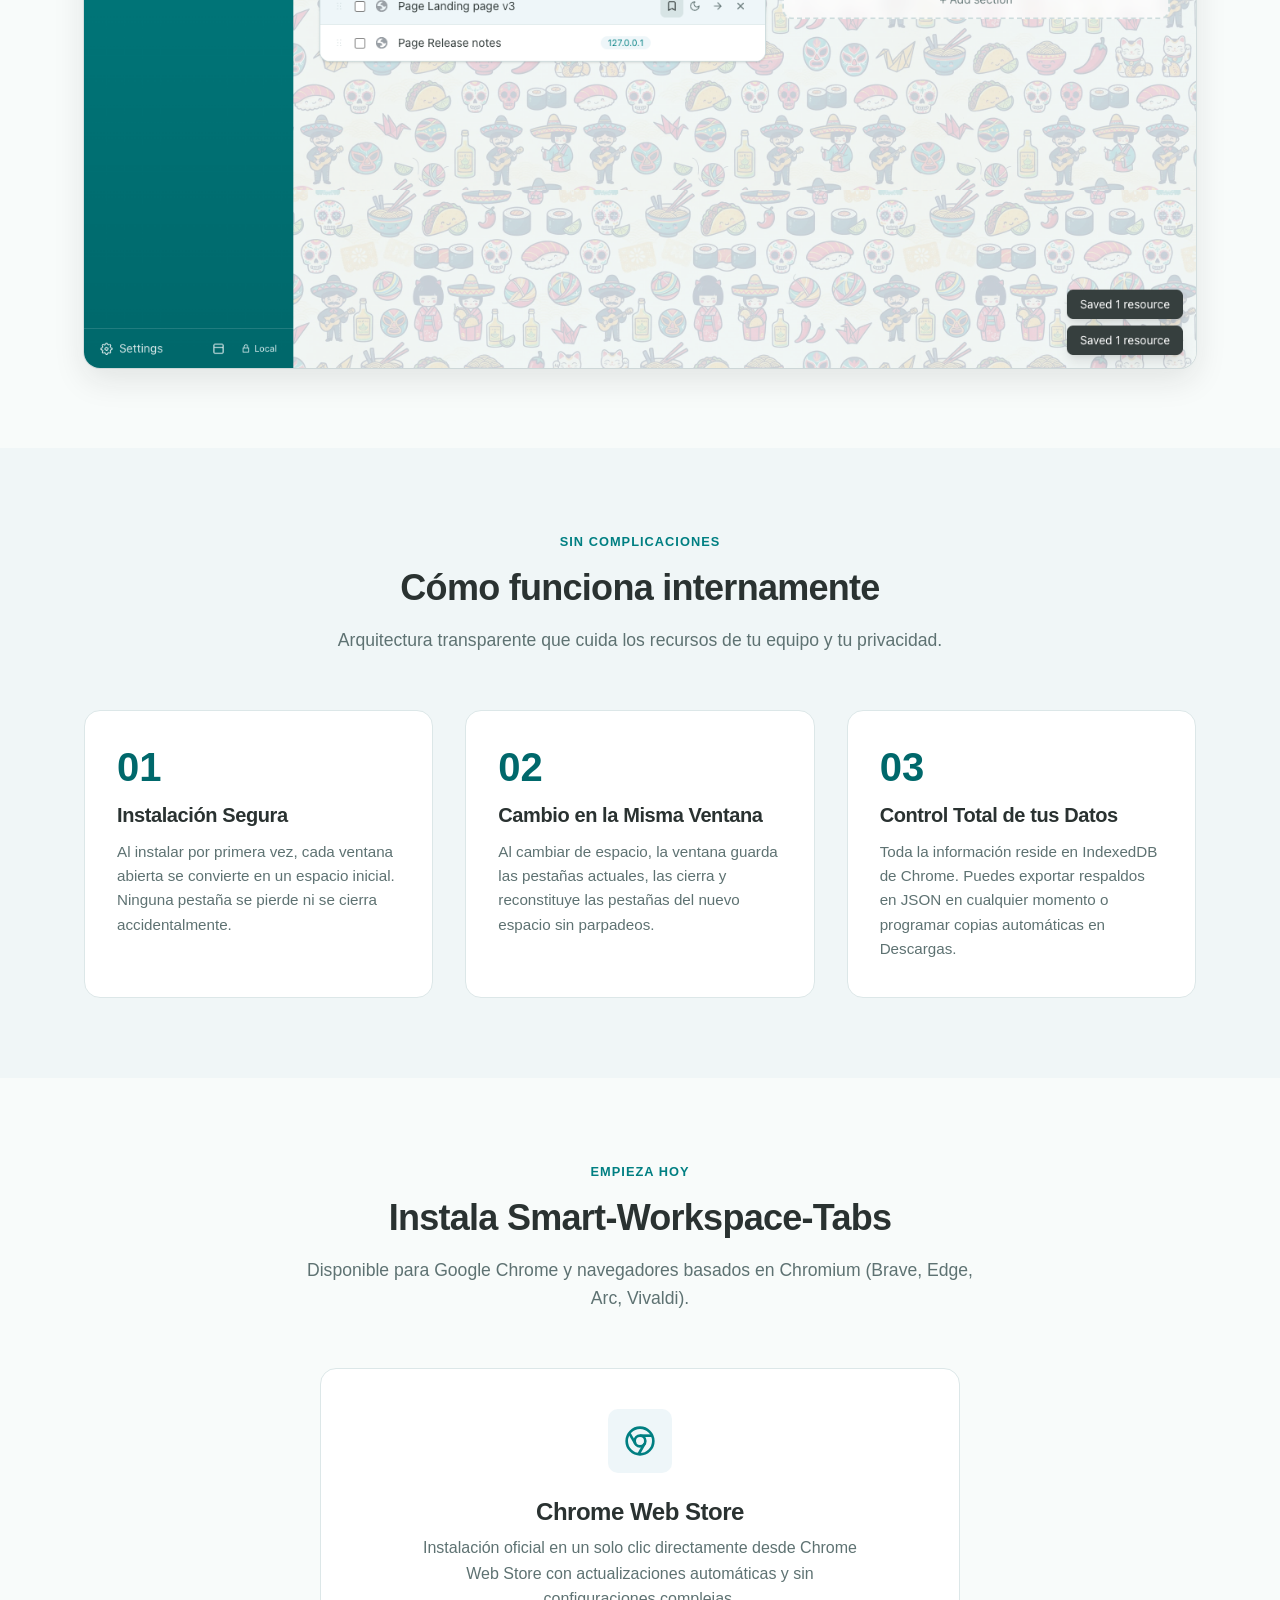
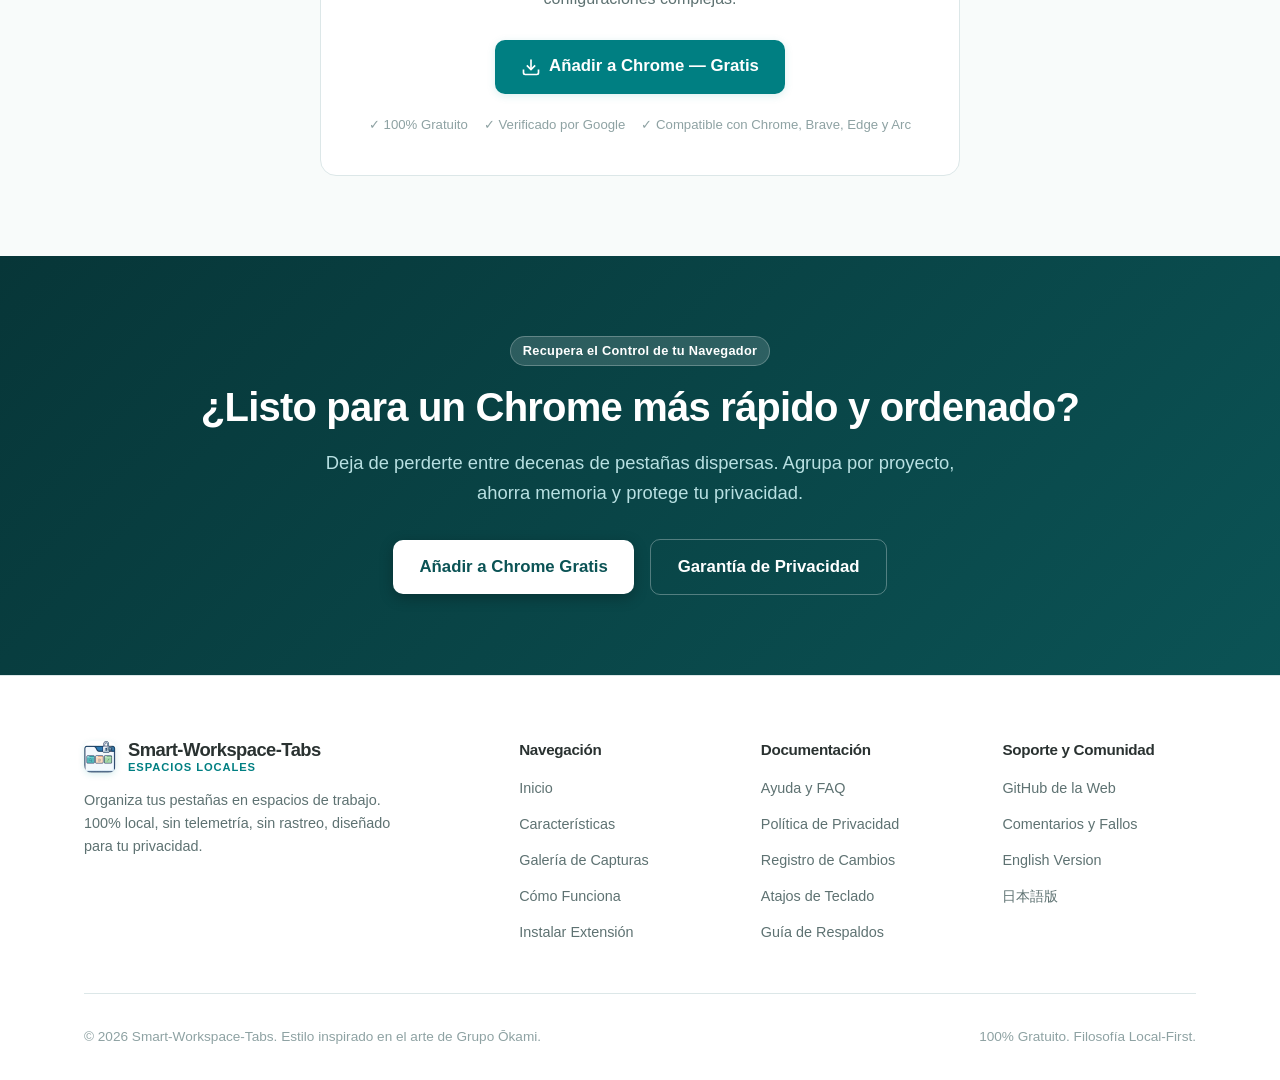
<file: es/index.html>
<!DOCTYPE html>
<html lang="es">

<head>
  <meta charset="UTF-8">
  <meta name="viewport" content="width=device-width, initial-scale=1.0">
  <title>Smart-Workspace-Tabs - Espacios de Trabajo 100% Locales para Chrome</title>
  <meta name="description"
    content="Extensión para Chrome que brinda a cada proyecto su propio espacio de trabajo con pestañas, enlaces, notas y tareas. 100% local, sin cuentas ni servidores.">
  <meta name="keywords"
    content="extension chrome, gestor de pestañas, grupos de pestañas, espacios de trabajo, ahorro de memoria, suspender pestañas, modo enfoque, privacidad">
  <link rel="icon" type="image/png" sizes="32x32" href="../assets/img/favicon.png">
  <link rel="icon" type="image/png" sizes="128x128" href="../assets/img/logo.png">
  <link rel="stylesheet" href="../assets/css/style.css">
  <meta property="og:title" content="Smart-Workspace-Tabs - Espacios de Trabajo 100% Locales para Chrome">
  <meta property="og:description"
    content="Organiza tus pestañas en espacios de trabajo dedicados. Guardado en tu dispositivo sin solicitudes de red.">
  <meta property="og:image" content="../assets/img/dashboard-board.png">
  <meta property="og:type" content="website">
  <link rel="alternate" hreflang="en" href="https://kaxzwisx.github.io/smart-workspace-tabs/">
  <link rel="alternate" hreflang="es" href="https://kaxzwisx.github.io/smart-workspace-tabs/es/">
  <link rel="alternate" hreflang="ja" href="https://kaxzwisx.github.io/smart-workspace-tabs/ja/">
  <link rel="alternate" hreflang="x-default" href="https://kaxzwisx.github.io/smart-workspace-tabs/">
</head>

<body>

  <!-- Navegación del Sitio -->
  <header class="site-header">
    <div class="container nav-container">
      <a href="index.html" class="brand-link">
        <img src="../assets/img/logo.png" alt="Logotipo de Smart-Workspace-Tabs" class="brand-logo">
        <div class="brand-title">
          <span class="brand-name">Smart-Workspace-Tabs</span>
          <span class="brand-tag">Espacios Locales</span>
        </div>
      </a>

      <nav>
        <ul class="nav-menu" id="nav-menu">
          <li><a href="#features" class="nav-link">Características</a></li>
          <li><a href="#showcase" class="nav-link">Capturas</a></li>
          <li><a href="#how-it-works" class="nav-link">Cómo Funciona</a></li>
          <li><a href="privacy.html" class="nav-link">Privacidad</a></li>
          <li><a href="help.html" class="nav-link">Ayuda y FAQ</a></li>
          <li><a href="changelog.html" class="nav-link">Novedades</a></li>
        </ul>
      </nav>

      <div class="nav-actions">
        <!-- Selector de Idioma -->
        <a href="../index.html" class="btn-control" hreflang="en" lang="en" title="Switch to English"
          aria-label="Switch to English">
          <span>EN</span>
        </a>
        <a href="../ja/index.html" class="btn-control" hreflang="ja" lang="ja" title="日本語に切り替え" aria-label="日本語に切り替え">
          <span>JA</span>
        </a>
        <!-- Botón de Tema Oscuro / Claro -->
        <button id="theme-toggle" class="btn-control" type="button" aria-label="Cambiar tema oscuro/claro"
          title="Cambiar tema">
          <svg viewBox="0 0 24 24">
            <path
              d="M12 3a9 9 0 1 0 9 9c0-.46-.04-.92-.1-1.36a5.389 5.389 0 0 1-4.4 2.26 5.403 5.403 0 0 1-3.14-9.8c-.44-.06-.9-.1-1.36-.1z" />
          </svg>
        </button>

        <!-- Botón de Acción Principal -->
        <a href="#install" class="btn btn-primary">
          <svg width="18" height="18" viewBox="0 0 24 24" fill="none" stroke="currentColor" stroke-width="2">
            <path d="M21 15v4a2 2 0 0 1-2 2H5a2 2 0 0 1-2-2v-4" />
            <polyline points="7 10 12 15 17 10" />
            <line x1="12" y1="15" x2="12" y2="3" />
          </svg>
          <span>Instalar Extensión</span>
        </a>

        <!-- Menú Móvil -->
        <button class="mobile-toggle" id="mobile-toggle" aria-label="Abrir menú de navegación" aria-expanded="false">
          <svg width="24" height="24" viewBox="0 0 24 24" fill="none" stroke="currentColor" stroke-width="2">
            <line x1="3" y1="12" x2="21" y2="12" />
            <line x1="3" y1="6" x2="21" y2="6" />
            <line x1="3" y1="18" x2="21" y2="18" />
          </svg>
        </button>
      </div>
    </div>
  </header>

  <main>
    <!-- Sección Hero -->
    <section class="hero-section">
      <div class="hero-glow"></div>
      <div class="container hero-content">
        <div class="badge badge-brand">
          <svg width="14" height="14" viewBox="0 0 24 24" fill="none" stroke="currentColor" stroke-width="2">
            <rect x="3" y="11" width="18" height="11" rx="2" ry="2" />
            <path d="M7 11V7a5 5 0 0 1 10 0v4" />
          </svg>
          100% Local y Privado · Sin Registro ni Servidores
        </div>

        <h1 class="hero-title">
          Cada proyecto merece su propio <span class="hero-title-highlight">espacio de trabajo</span>.
        </h1>

        <p class="hero-desc">
          Transforma el caos de pestañas en espacios organizados por proyecto con enlaces guardados, notas y listas de
          tareas.
          Ahorra memoria RAM suspendiendo pestañas inactivas, elimina duplicados y nunca pierdas tu contexto.
          Tus datos jamás salen de tu navegador.
        </p>

        <div class="hero-actions">
          <a href="#install" class="btn btn-primary btn-lg">
            <svg width="20" height="20" viewBox="0 0 24 24" fill="none" stroke="currentColor" stroke-width="2">
              <path d="M21 15v4a2 2 0 0 1-2 2H5a2 2 0 0 1-2-2v-4" />
              <polyline points="7 10 12 15 17 10" />
              <line x1="12" y1="15" x2="12" y2="3" />
            </svg>
            Añadir a Chrome — Gratis
          </a>
          <a href="#features" class="btn btn-secondary btn-lg">
            Ver Características
          </a>
        </div>

        <div class="hero-meta">
          <span>
            <svg width="16" height="16" viewBox="0 0 24 24" fill="none" stroke="currentColor" stroke-width="2">
              <polyline points="20 6 9 17 4 12" />
            </svg>
            Compatible con Manifest V3
          </span>
          <span>
            <svg width="16" height="16" viewBox="0 0 24 24" fill="none" stroke="currentColor" stroke-width="2">
              <polyline points="20 6 9 17 4 12" />
            </svg>
            Cero Peticiones de Red
          </span>
          <span>
            <svg width="16" height="16" viewBox="0 0 24 24" fill="none" stroke="currentColor" stroke-width="2">
              <polyline points="20 6 9 17 4 12" />
            </svg>
            Base de Datos IndexedDB Local
          </span>
        </div>

        <!-- Vista Previa de la Interfaz -->
        <div class="hero-preview">
          <div class="preview-bar">
            <div class="preview-dot red"></div>
            <div class="preview-dot yellow"></div>
            <div class="preview-dot green"></div>
            <div class="preview-title">Smart-Workspace-Tabs Dashboard — Tablero del Espacio de Trabajo</div>
          </div>
          <img src="../assets/img/dashboard-board.png"
            alt="Panel de control de Smart-Workspace-Tabs mostrando pestañas abiertas y recursos guardados">
        </div>
      </div>
    </section>

    <!-- Barra de Rendimiento y Confianza -->
    <section class="trust-section">
      <div class="container trust-grid">
        <div class="trust-item">
          <h3>0 KB</h3>
          <p>Datos enviados a servidores externos</p>
        </div>
        <div class="trust-item">
          <h3>~0.5 s</h3>
          <p>Autoguardado inteligente en segundo plano</p>
        </div>
        <div class="trust-item">
          <h3>Hasta 80%</h3>
          <p>Menos memoria RAM con suspensión nativa</p>
        </div>
        <div class="trust-item">
          <h3>1 Clic</h3>
          <p>Convierte grupos de pestañas de Chrome</p>
        </div>
      </div>
    </section>

    <!-- Cuadrícula de Características -->
    <section class="section" id="features">
      <div class="container">
        <div class="section-header">
          <span class="section-tag">Capacidades Avanzadas</span>
          <h2 class="section-title">Diseñado para desarrolladores, investigadores y creadores</h2>
          <p class="section-desc">
            Olvídate de las pestañas perdidas o el navegador lento. Controla tus ventanas y sesiones con total libertad
            y privacidad.
          </p>
        </div>

        <div class="feature-grid">
          <!-- Característica 1 -->
          <div class="feature-card">
            <div class="feature-icon-wrapper">
              <svg viewBox="0 0 24 24" fill="none" stroke="currentColor" stroke-width="2">
                <rect x="3" y="3" width="18" height="18" rx="2" ry="2" />
                <line x1="9" y1="3" x2="9" y2="21" />
              </svg>
            </div>
            <h3>Espacios de Trabajo Fluidos</h3>
            <p>
              Cambia entre proyectos en la misma ventana. El espacio actual guarda y cierra sus pestañas, restaurando al
              instante las del siguiente proyecto con pestañas fijadas y grupos intactos.
            </p>
          </div>

          <!-- Característica 2 -->
          <div class="feature-card">
            <div class="feature-icon-wrapper">
              <svg viewBox="0 0 24 24" fill="none" stroke="currentColor" stroke-width="2">
                <circle cx="12" cy="12" r="10" />
                <line x1="4.93" y1="4.93" x2="19.07" y2="19.07" />
              </svg>
            </div>
            <h3>Limpieza de Pestañas Duplicadas</h3>
            <p>
              Detecta y cierra páginas repetidas en un espacio o en todas las ventanas. Compara URLs exactas o ignora
              parámetros de sesión y tokens con vista previa interactiva antes de cerrar.
            </p>
          </div>

          <!-- Característica 3 -->
          <div class="feature-card">
            <div class="feature-icon-wrapper">
              <svg viewBox="0 0 24 24" fill="none" stroke="currentColor" stroke-width="2">
                <circle cx="12" cy="12" r="10" />
                <line x1="2" y1="12" x2="22" y2="12" />
                <path d="M12 2a15.3 15.3 0 0 1 4 10 15.3 15.3 0 0 1-4 10 15.3 15.3 0 0 1-4-10 15.3 15.3 0 0 1 4-10z" />
              </svg>
            </div>
            <h3>Vistas por Dominio</h3>
            <p>
              Sigue un sitio web en específico (como <code>github.com</code> o <code>notion.so</code>) en todas tus
              pestañas y subdominios. Acciones masivas: enfocar, guardar como recursos o limpiar duplicados.
            </p>
          </div>

          <!-- Característica 4 -->
          <div class="feature-card">
            <div class="feature-icon-wrapper">
              <svg viewBox="0 0 24 24" fill="none" stroke="currentColor" stroke-width="2">
                <circle cx="11" cy="11" r="8" />
                <line x1="21" y1="21" x2="16.65" y2="16.65" />
              </svg>
            </div>
            <h3>Búsqueda Rápida (<kbd>Alt+S</kbd>)</h3>
            <p>
              Búsqueda difusa instantánea en pestañas activas, espacios cerrados, recursos guardados, tareas e
              historial. Pulsa <kbd>Enter</kbd> para ir directo a la pestaña, cambiando de espacio automáticamente.
            </p>
          </div>

          <!-- Característica 5 -->
          <div class="feature-card">
            <div class="feature-icon-wrapper">
              <svg viewBox="0 0 24 24" fill="none" stroke="currentColor" stroke-width="2">
                <circle cx="12" cy="12" r="10" />
                <polyline points="12 6 12 12 16 14" />
              </svg>
            </div>
            <h3>Sesiones de Enfoque</h3>
            <p>
              Trabaja por bloques de tiempo (15, 25 o 50 minutos). Los temporizadores se muestran en la barra superior y
              lateral, atenuando los demás espacios para proteger tu concentración.
            </p>
          </div>

          <!-- Característica 6 -->
          <div class="feature-card">
            <div class="feature-icon-wrapper">
              <svg viewBox="0 0 24 24" fill="none" stroke="currentColor" stroke-width="2">
                <path d="M18.36 6.64a9 9 0 1 1-12.73 0" />
                <line x1="12" y1="2" x2="12" y2="12" />
              </svg>
            </div>
            <h3>Suspensión de Pestañas (Ahorro RAM)</h3>
            <p>
              Libera gigabytes de memoria descargando procesos de pestañas inactivas. Mantiene despiertas pestañas con
              audio, fijadas o dominios personalizados que elijas.
            </p>
          </div>
        </div>
      </div>
    </section>

    <!-- Demostraciones en Profundidad -->
    <section class="section section-alt">
      <div class="container">
        <!-- Showcase 1 -->
        <div class="showcase-row">
          <div class="showcase-content">
            <div class="badge badge-brand" style="margin-bottom: 0.75rem;">Migración Inmediata</div>
            <h3>Convierte Grupos de Pestañas en Espacios</h3>
            <p>
              ¿Ya usas los grupos de pestañas nativos de Chrome? No empieces desde cero. Smart-Workspace-Tabs los
              detecta y los convierte en espacios independientes en un solo clic.
            </p>
            <ul class="showcase-list">
              <li>
                <svg viewBox="0 0 24 24" fill="none" stroke="currentColor" stroke-width="2">
                  <polyline points="20 6 9 17 4 12" />
                </svg>
                Conserva el nombre, color y todas las pestañas del grupo original.
              </li>
              <li>
                <svg viewBox="0 0 24 24" fill="none" stroke="currentColor" stroke-width="2">
                  <polyline points="20 6 9 17 4 12" />
                </svg>
                Las pestañas fuera del grupo permanecen intactas en tu ventana.
              </li>
              <li>
                <svg viewBox="0 0 24 24" fill="none" stroke="currentColor" stroke-width="2">
                  <polyline points="20 6 9 17 4 12" />
                </svg>
                Organiza tus espacios creados en carpetas y colecciones personalizadas.
              </li>
            </ul>
            <a href="help.html#tab-groups" class="btn btn-secondary">Cómo Convertir Grupos</a>
          </div>
          <div class="showcase-media">
            <img src="../assets/img/home.png"
              alt="Pantalla de inicio mostrando biblioteca de espacios, carpetas y tiempo de enfoque">
          </div>
        </div>

        <!-- Showcase 2 -->
        <div class="showcase-row reverse">
          <div class="showcase-content">
            <div class="badge badge-brand" style="margin-bottom: 0.75rem;">Limpieza Inteligente</div>
            <h3>Elimina Pestañas Duplicadas con Seguridad</h3>
            <p>
              ¿Has abierto el mismo documento o ticket de soporte varias veces? Nuestro limpiador elimina duplicados de
              forma inteligente con vista previa antes de cerrar.
            </p>
            <ul class="showcase-list">
              <li>
                <svg viewBox="0 0 24 24" fill="none" stroke="currentColor" stroke-width="2">
                  <polyline points="20 6 9 17 4 12" />
                </svg>
                <strong>Coincidencia Exacta:</strong> Identifica URLs 100% idénticas en un espacio o en todas las
                ventanas.
              </li>
              <li>
                <svg viewBox="0 0 24 24" fill="none" stroke="currentColor" stroke-width="2">
                  <polyline points="20 6 9 17 4 12" />
                </svg>
                <strong>Ignorar Parámetros:</strong> Detecta la misma página aunque varíen tokens de sesión o enlaces
                internos.
              </li>
              <li>
                <svg viewBox="0 0 24 24" fill="none" stroke="currentColor" stroke-width="2">
                  <polyline points="20 6 9 17 4 12" />
                </svg>
                Protege siempre la pestaña activa y las pestañas fijadas.
              </li>
            </ul>
            <a href="help.html#duplicates" class="btn btn-secondary">Reglas del Limpiador</a>
          </div>
          <div class="showcase-media">
            <img src="../assets/img/duplicates.png" alt="Ventana de vista previa del limpiador de pestañas duplicadas">
          </div>
        </div>

        <!-- Showcase 3 -->
        <div class="showcase-row">
          <div class="showcase-content">
            <div class="badge badge-brand" style="margin-bottom: 0.75rem;">Trabajo Profundo</div>
            <h3>Organiza tu Día con Sesiones de Enfoque</h3>
            <p>
              Mantente concentrado en una tarea a la vez. Elige tu bloque de tiempo, activa el temporizador y deja que
              la extensión minimice distracciones.
            </p>
            <ul class="showcase-list">
              <li>
                <svg viewBox="0 0 24 24" fill="none" stroke="currentColor" stroke-width="2">
                  <polyline points="20 6 9 17 4 12" />
                </svg>
                Atenúa los espacios secundarios en la barra lateral para evitar cambios accidentales.
              </li>
              <li>
                <svg viewBox="0 0 24 24" fill="none" stroke="currentColor" stroke-width="2">
                  <polyline points="20 6 9 17 4 12" />
                </svg>
                Diálogo de confirmación que previene cambiar de ventana por impulso.
              </li>
              <li>
                <svg viewBox="0 0 24 24" fill="none" stroke="currentColor" stroke-width="2">
                  <polyline points="20 6 9 17 4 12" />
                </svg>
                Registra minutos de enfoque por espacio almacenados de manera local para tu control.
              </li>
            </ul>
            <a href="help.html#focus" class="btn btn-secondary">Detalles del Modo Enfoque</a>
          </div>
          <div class="showcase-media">
            <img src="../assets/img/focus-session.png"
              alt="Temporizador de sesión de enfoque activo en un espacio de trabajo">
          </div>
        </div>
      </div>
    </section>

    <!-- Galería Interactiva de Capturas -->
    <section class="section" id="showcase">
      <div class="container">
        <div class="section-header">
          <span class="section-tag">Tour Visual</span>
          <h2 class="section-title">Diseñado para la velocidad y la claridad</h2>
          <p class="section-desc">
            Explora una interfaz cuidada con la paleta de colores azul verdoso inspirada en Grupo Ōkami, con modo oscuro
            y fondos personalizables.
          </p>
        </div>

        <div class="tabs-nav">
          <button class="tab-btn active" data-tab="tab-board">Tablero del Espacio</button>
          <button class="tab-btn" data-tab="tab-dark">Modo Oscuro</button>
          <button class="tab-btn" data-tab="tab-search">Búsqueda Rápida</button>
          <button class="tab-btn" data-tab="tab-domain">Vistas de Dominio</button>
          <button class="tab-btn" data-tab="tab-tasks">Tareas y Notas</button>
          <button class="tab-btn" data-tab="tab-sleeping">Ahorro de RAM</button>
          <button class="tab-btn" data-tab="tab-backup">Respaldos</button>
        </div>

        <div class="tab-panel active" id="tab-board">
          <img src="../assets/img/dashboard-board.png"
            alt="Vista de tablero con pestañas abiertas y recursos guardados">
        </div>

        <div class="tab-panel" id="tab-dark">
          <img src="../assets/img/dashboard-dark.png" alt="Smart-Workspace-Tabs en elegante Modo Oscuro">
        </div>

        <div class="tab-panel" id="tab-search">
          <img src="../assets/img/quick-search.png" alt="Búsqueda rápida activada con Alt+S">
        </div>

        <div class="tab-panel" id="tab-domain">
          <img src="../assets/img/dashboard-domain-view.png"
            alt="Vista de dominio agrupando pestañas de un mismo sitio">
        </div>

        <div class="tab-panel" id="tab-tasks">
          <img src="../assets/img/dashboard-drawer-tasks.png" alt="Cajón lateral de tareas pendientes y notas rápidas">
        </div>

        <div class="tab-panel" id="tab-sleeping">
          <img src="../assets/img/settings-sleeping.png" alt="Ajustes de suspensión de pestañas para ahorrar memoria">
        </div>

        <div class="tab-panel" id="tab-backup">
          <img src="../assets/img/settings-backup.png" alt="Ajustes de respaldo y exportación de datos en JSON">
        </div>
      </div>
    </section>

    <!-- Cómo Funciona -->
    <section class="section section-alt" id="how-it-works">
      <div class="container">
        <div class="section-header">
          <span class="section-tag">Sin Complicaciones</span>
          <h2 class="section-title">Cómo funciona internamente</h2>
          <p class="section-desc">
            Arquitectura transparente que cuida los recursos de tu equipo y tu privacidad.
          </p>
        </div>

        <div class="steps-grid">
          <div class="step-card">
            <div class="step-number">01</div>
            <h3>Instalación Segura</h3>
            <p>
              Al instalar por primera vez, cada ventana abierta se convierte en un espacio inicial. Ninguna pestaña se
              pierde ni se cierra accidentalmente.
            </p>
          </div>

          <div class="step-card">
            <div class="step-number">02</div>
            <h3>Cambio en la Misma Ventana</h3>
            <p>
              Al cambiar de espacio, la ventana guarda las pestañas actuales, las cierra y reconstituye las pestañas del
              nuevo espacio sin parpadeos.
            </p>
          </div>

          <div class="step-card">
            <div class="step-number">03</div>
            <h3>Control Total de tus Datos</h3>
            <p>
              Toda la información reside en IndexedDB de Chrome. Puedes exportar respaldos en JSON en cualquier momento
              o programar copias automáticas en Descargas.
            </p>
          </div>
        </div>
      </div>
    </section>

    <!-- Instalación -->
    <section class="section" id="install">
      <div class="container">
        <div class="section-header">
          <span class="section-tag">Empieza Hoy</span>
          <h2 class="section-title">Instala Smart-Workspace-Tabs</h2>
          <p class="section-desc">
            Disponible para Google Chrome y navegadores basados en Chromium (Brave, Edge, Arc, Vivaldi).
          </p>
        </div>

        <div class="feature-card"
          style="max-width: 640px; margin: 0 auto; text-align: center; align-items: center; padding: 2.5rem 2rem;">
          <div class="feature-icon-wrapper" style="width: 64px; height: 64px; margin-bottom: 1.5rem;">
            <svg viewBox="0 0 24 24" fill="none" stroke="currentColor" stroke-width="2"
              style="width: 32px; height: 32px;">
              <circle cx="12" cy="12" r="10" />
              <circle cx="12" cy="12" r="4" />
              <line x1="21.17" y1="8" x2="12" y2="8" />
              <line x1="3.95" y1="6.06" x2="8.54" y2="14" />
              <line x1="10.88" y1="21.94" x2="15.46" y2="14" />
            </svg>
          </div>
          <h3 style="font-size: 1.5rem; margin-bottom: 0.5rem;">Chrome Web Store</h3>
          <p style="margin-bottom: 1.75rem; max-width: 460px; font-size: 1rem;">
            Instalación oficial en un solo clic directamente desde Chrome Web Store con actualizaciones automáticas y
            sin configuraciones complejas.
          </p>
          <a href="https://chromewebstore.google.com/detail/smart-workspace-tabs/ofckjgdgonjackfhelfilcjkmlenpeao"
            target="_blank" rel="noopener noreferrer" class="btn btn-primary btn-lg" style="min-width: 260px;">
            <svg width="20" height="20" viewBox="0 0 24 24" fill="none" stroke="currentColor" stroke-width="2">
              <path d="M21 15v4a2 2 0 0 1-2 2H5a2 2 0 0 1-2-2v-4" />
              <polyline points="7 10 12 15 17 10" />
              <line x1="12" y1="15" x2="12" y2="3" />
            </svg>
            Añadir a Chrome — Gratis
          </a>
          <div
            style="margin-top: 1.25rem; display: flex; align-items: center; justify-content: center; gap: 1rem; flex-wrap: wrap; font-size: 0.825rem; color: var(--text-faint);">
            <span>✓ 100% Gratuito</span>
            <span>✓ Verificado por Google</span>
            <span>✓ Compatible con Chrome, Brave, Edge y Arc</span>
          </div>
        </div>
      </div>
    </section>

    <!-- Banner Inferior -->
    <section class="cta-section">
      <div class="container">
        <div class="badge">Recupera el Control de tu Navegador</div>
        <h2 class="cta-title">¿Listo para un Chrome más rápido y ordenado?</h2>
        <p class="cta-desc">
          Deja de perderte entre decenas de pestañas dispersas. Agrupa por proyecto, ahorra memoria y protege tu
          privacidad.
        </p>
        <div class="cta-actions">
          <a href="#install" class="btn btn-primary btn-lg">Añadir a Chrome Gratis</a>
          <a href="privacy.html" class="btn btn-secondary btn-lg">Garantía de Privacidad</a>
        </div>
      </div>
    </section>
  </main>

  <!-- Pie de Página -->
  <footer class="site-footer">
    <div class="container">
      <div class="footer-grid">
        <div class="footer-brand">
          <a href="index.html" class="brand-link">
            <img src="../assets/img/logo.png" alt="Logotipo de Smart-Workspace-Tabs" class="brand-logo">
            <div class="brand-title">
              <span class="brand-name">Smart-Workspace-Tabs</span>
              <span class="brand-tag">Espacios Locales</span>
            </div>
          </a>
          <p class="footer-desc">
            Organiza tus pestañas en espacios de trabajo. 100% local, sin telemetría, sin rastreo, diseñado para tu
            privacidad.
          </p>
        </div>

        <div class="footer-col">
          <h4>Navegación</h4>
          <ul class="footer-links">
            <li><a href="index.html">Inicio</a></li>
            <li><a href="#features">Características</a></li>
            <li><a href="#showcase">Galería de Capturas</a></li>
            <li><a href="#how-it-works">Cómo Funciona</a></li>
            <li><a href="#install">Instalar Extensión</a></li>
          </ul>
        </div>

        <div class="footer-col">
          <h4>Documentación</h4>
          <ul class="footer-links">
            <li><a href="help.html">Ayuda y FAQ</a></li>
            <li><a href="privacy.html">Política de Privacidad</a></li>
            <li><a href="changelog.html">Registro de Cambios</a></li>
            <li><a href="help.html#shortcuts">Atajos de Teclado</a></li>
            <li><a href="help.html#backups">Guía de Respaldos</a></li>
          </ul>
        </div>

        <div class="footer-col">
          <h4>Soporte y Comunidad</h4>
          <ul class="footer-links">
            <li><a href="https://github.com/kaxzwisx/smart-workspace-tabs" target="_blank"
                rel="noopener noreferrer">GitHub de la Web</a></li>
            <li><a href="https://github.com/kaxzwisx/smart-workspace-tabs/issues" target="_blank"
                rel="noopener noreferrer">Comentarios y Fallos</a></li>
            <li><a href="../index.html" hreflang="en" lang="en">English Version</a></li>
            <li><a href="../ja/index.html" hreflang="ja" lang="ja">日本語版</a></li>
          </ul>
        </div>
      </div>

      <div class="footer-bottom">
        <div>&copy; 2026 Smart-Workspace-Tabs. Estilo inspirado en el arte de Grupo Ōkami.</div>
        <div>100% Gratuito. Filosofía Local-First.</div>
      </div>
    </div>
  </footer>

  <script src="../assets/js/main.js"></script>
</body>

</html>
</file>
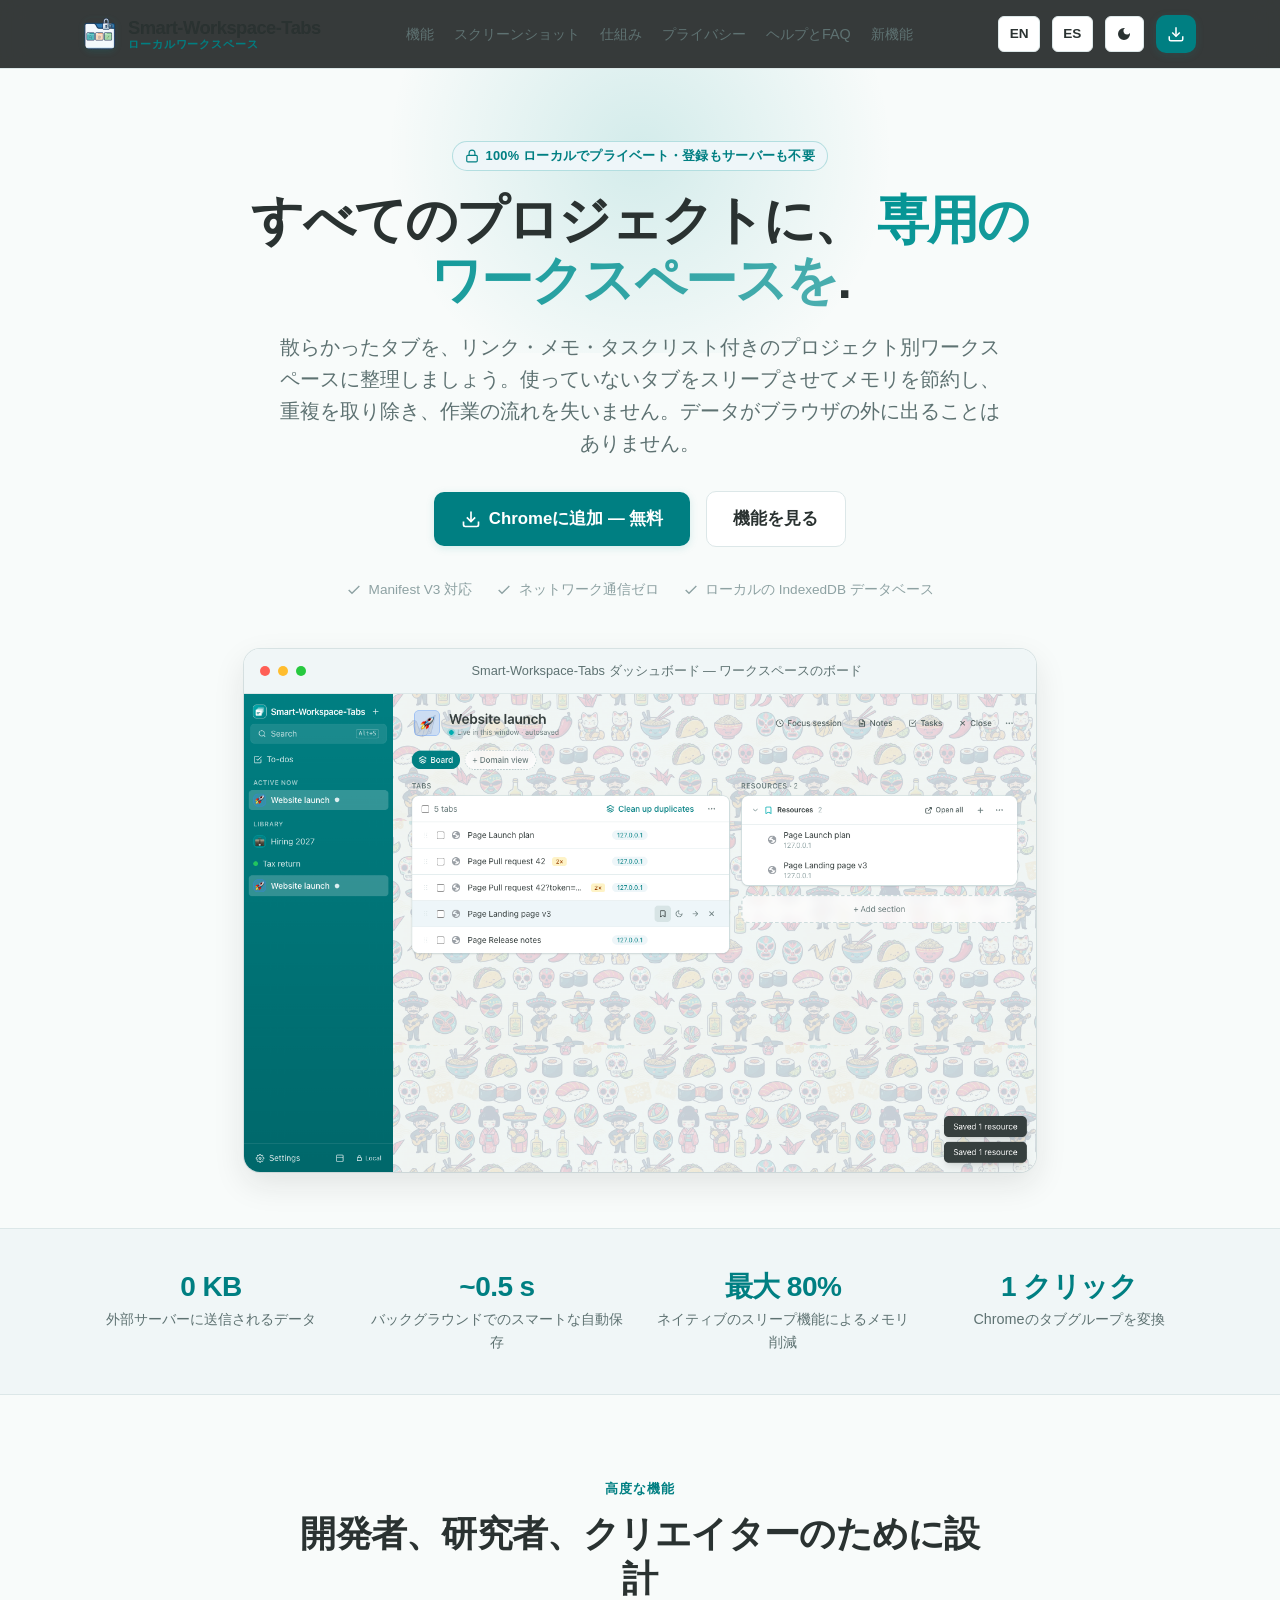
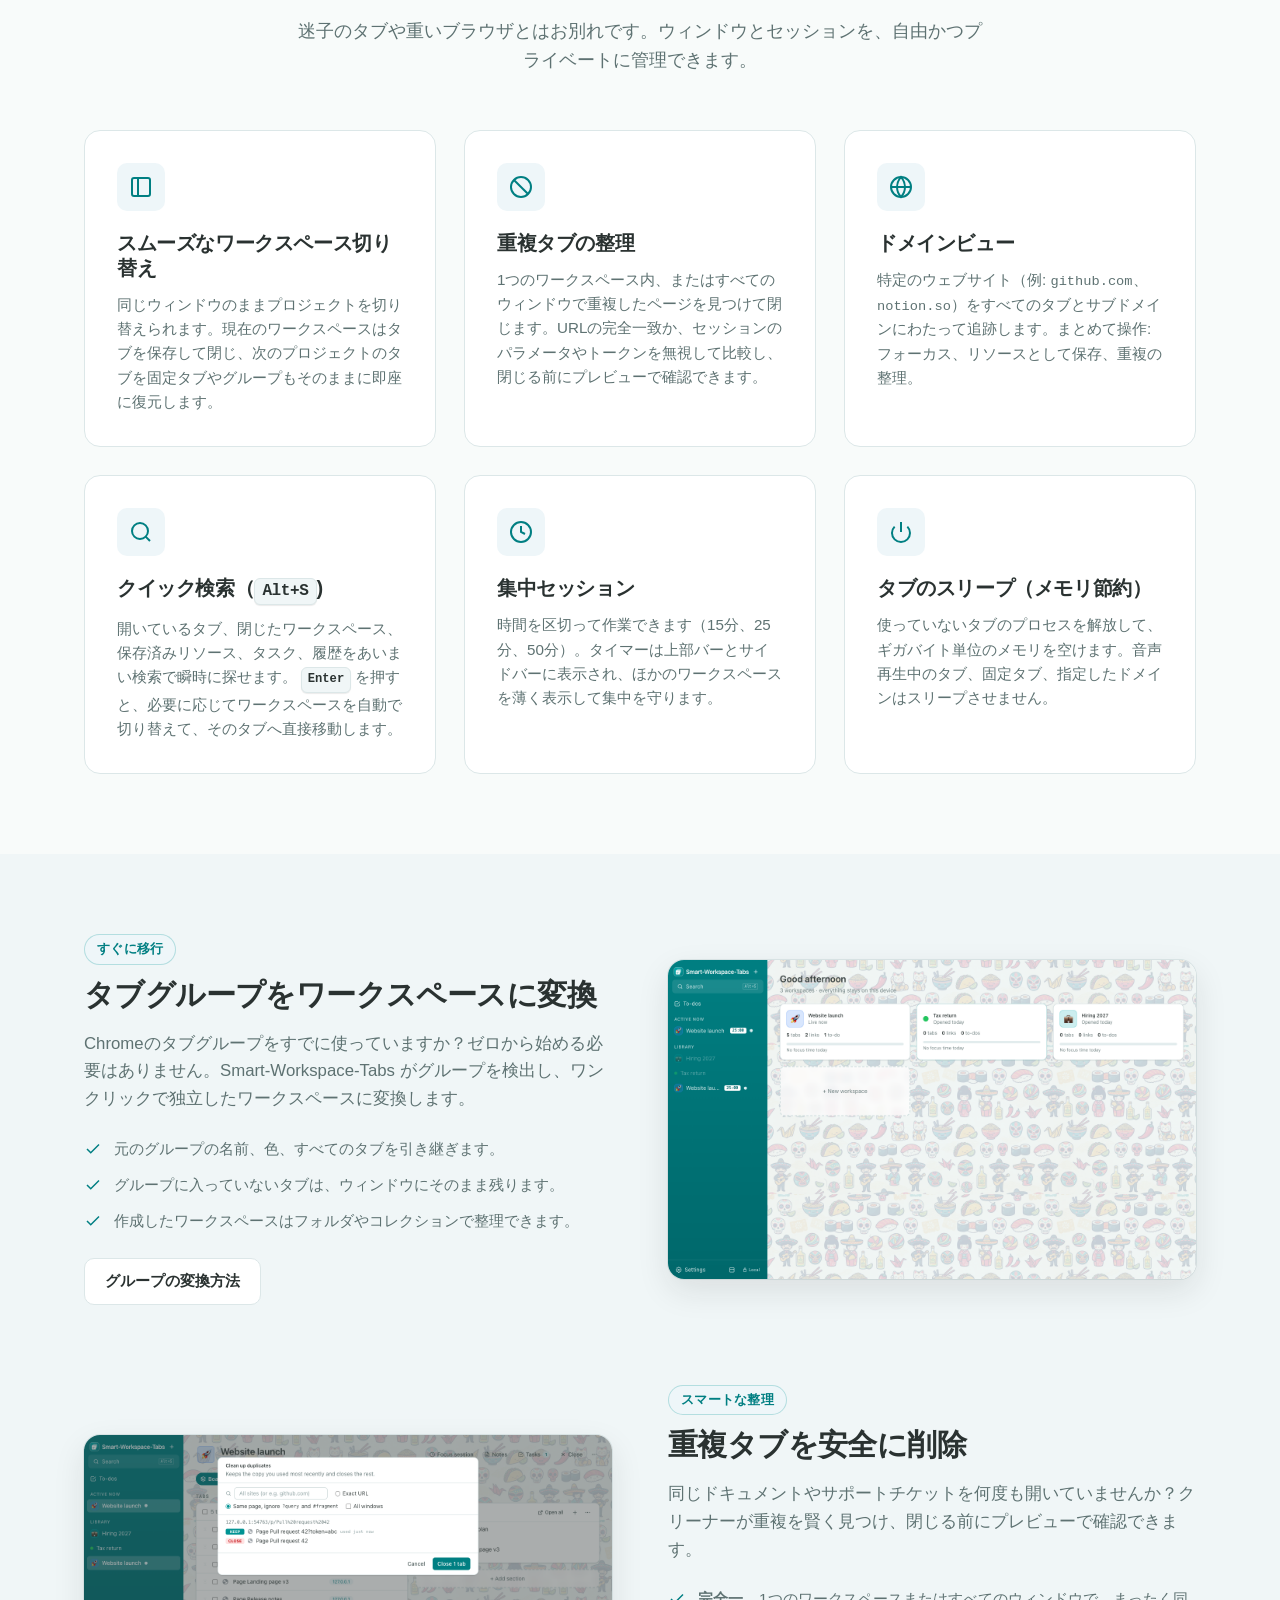
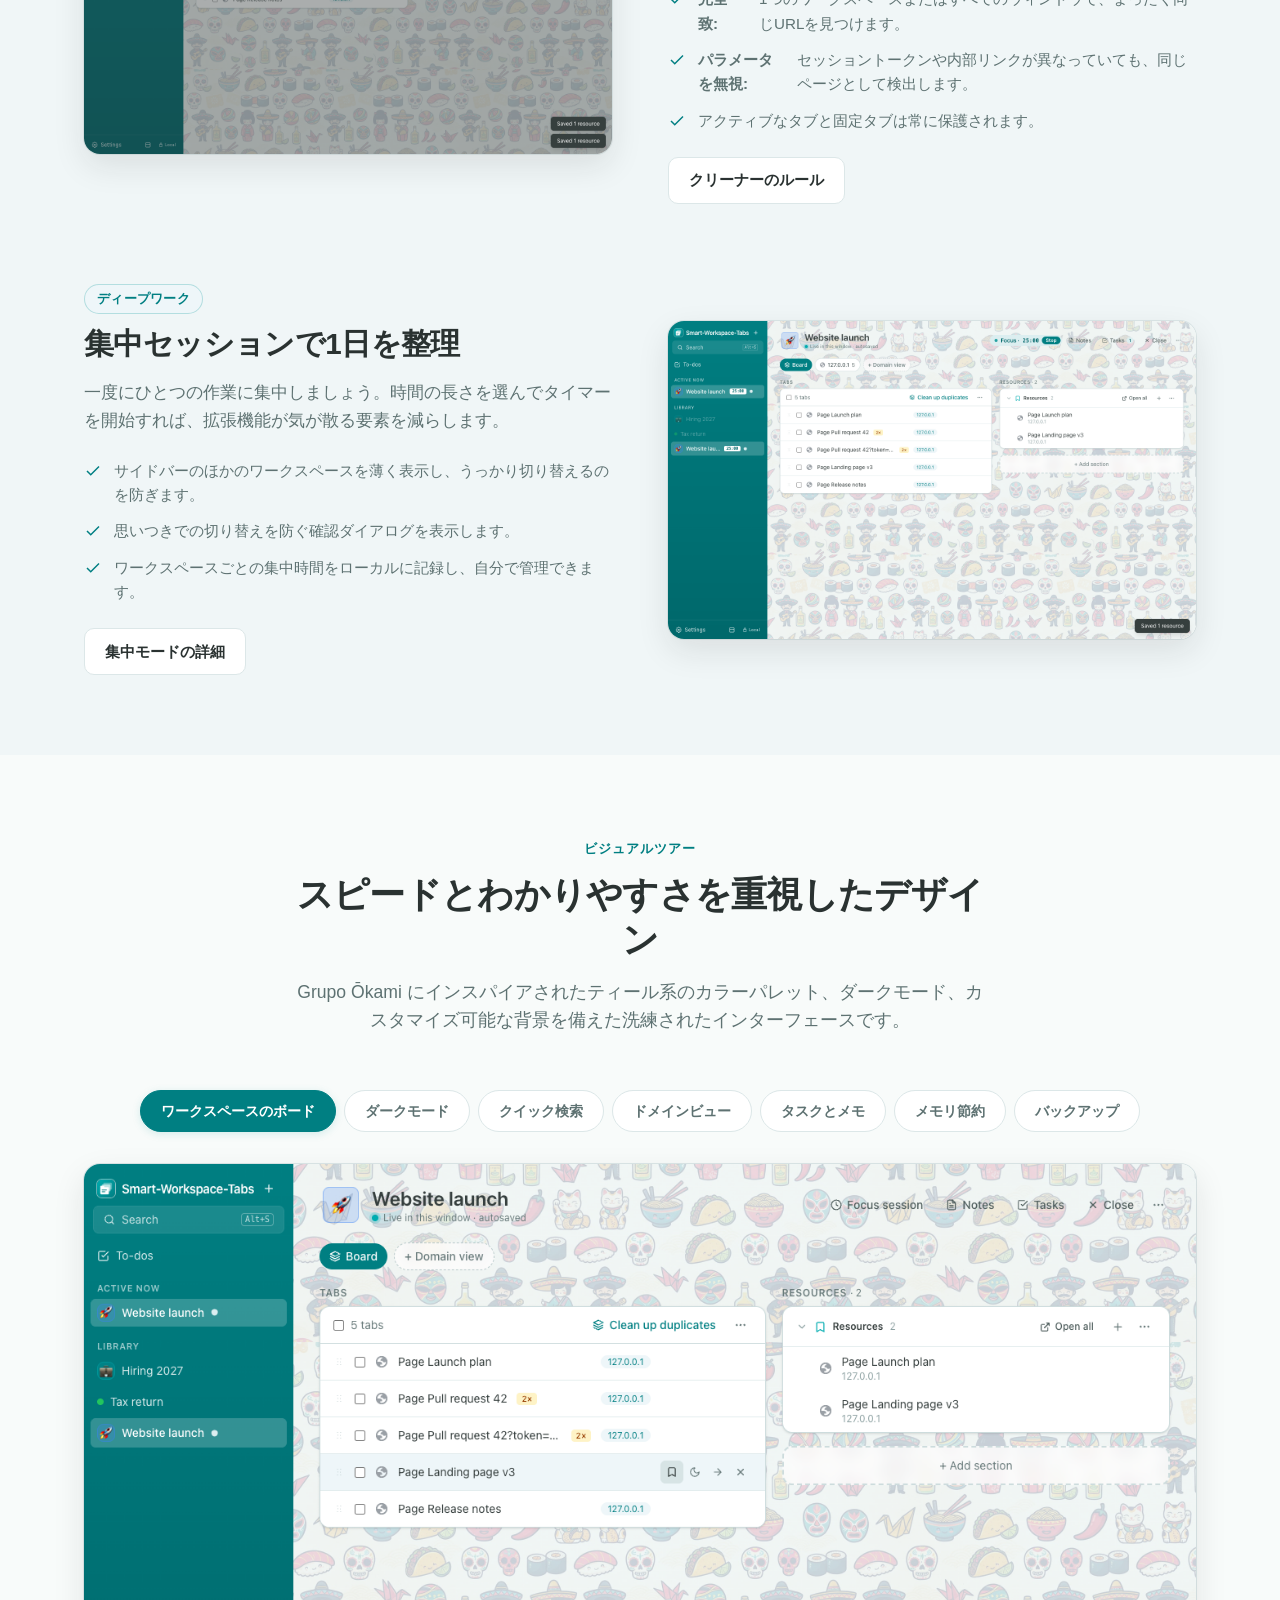
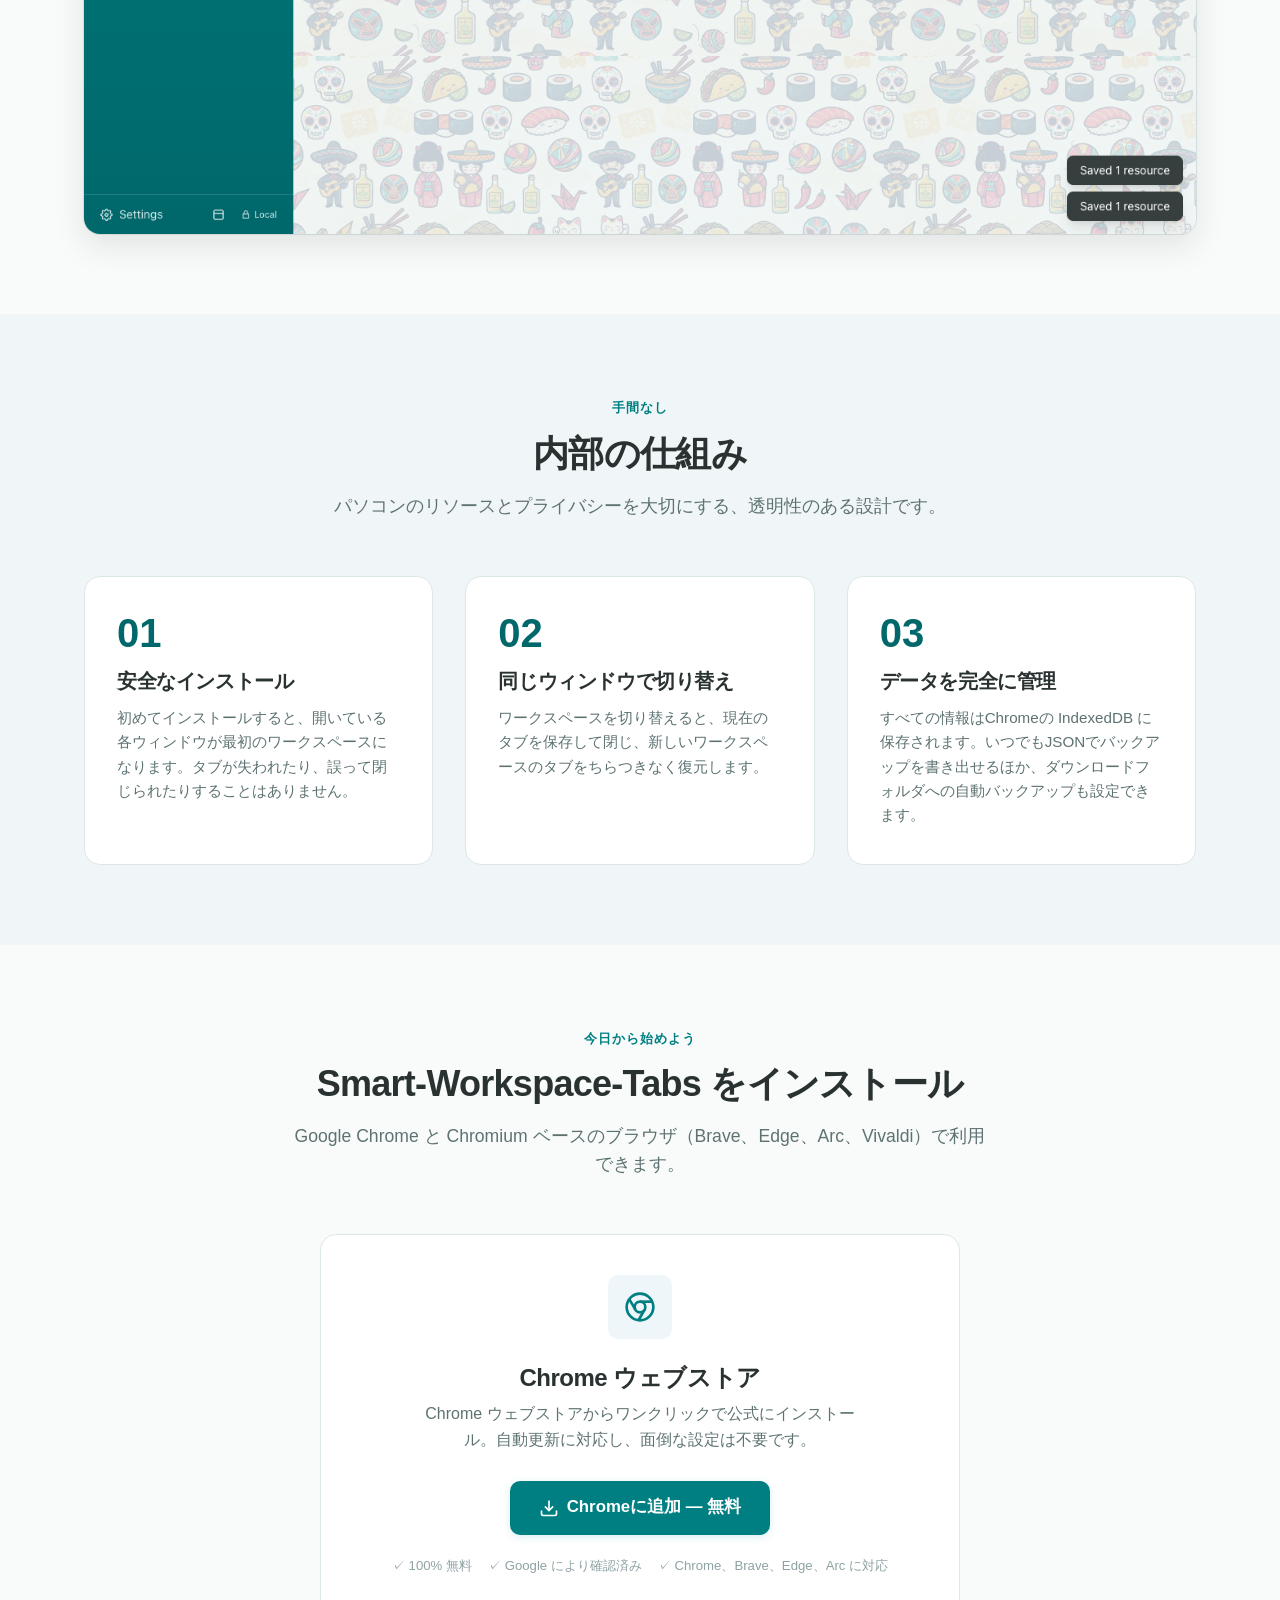
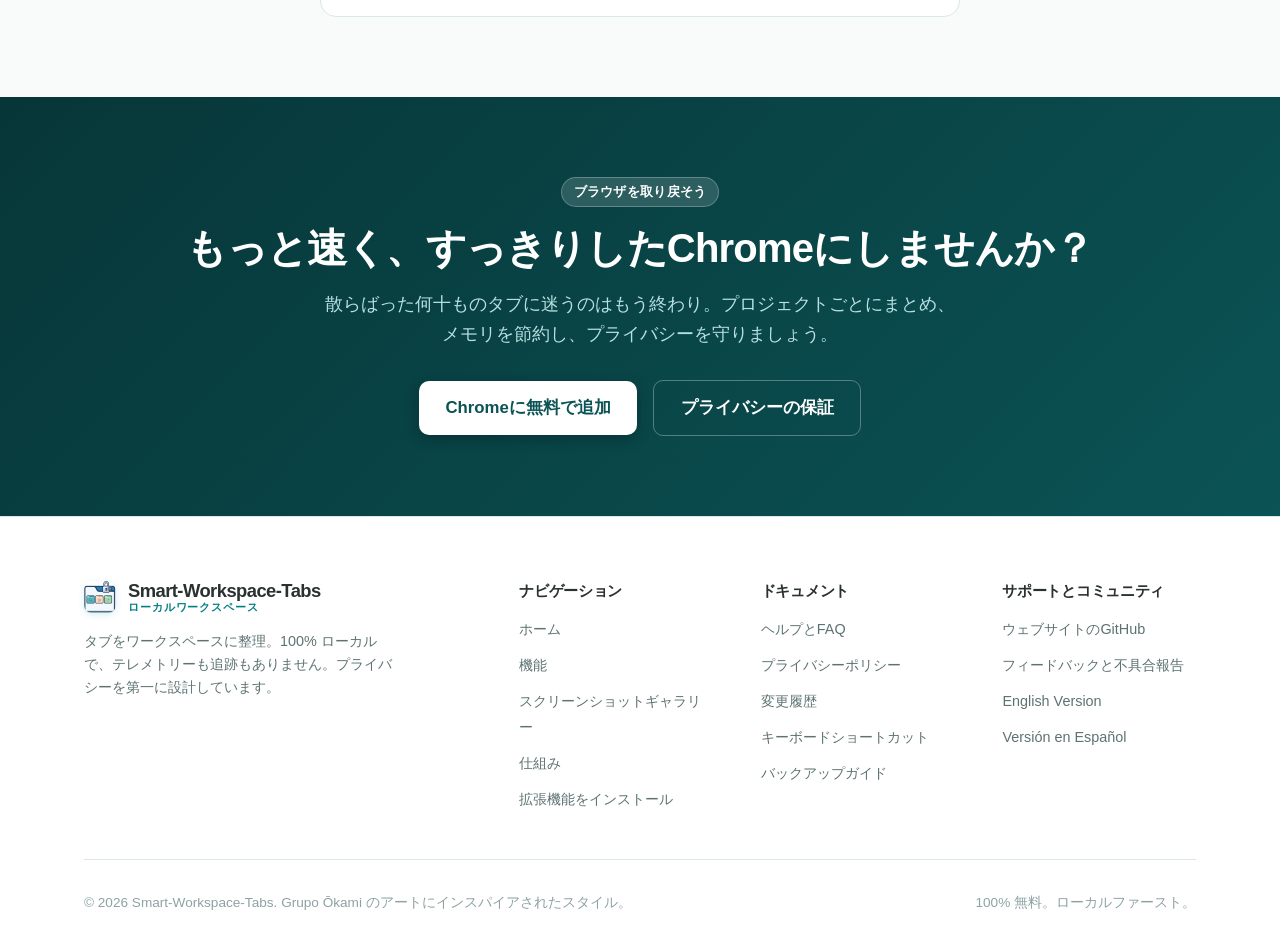
<file: ja/index.html>
<!DOCTYPE html>
<html lang="ja">

<head>
  <meta charset="UTF-8">
  <meta name="viewport" content="width=device-width, initial-scale=1.0">
  <title>Smart-Workspace-Tabs - Chrome用 100% ローカルのワークスペース</title>
  <meta name="description" content="プロジェクトごとに、タブ・リンク・メモ・タスクをまとめたワークスペースを用意するChrome拡張機能。100% ローカルで、アカウントもサーバーも不要です。">
  <meta name="keywords" content="Chrome拡張機能, タブ管理, タブグループ, ワークスペース, メモリ節約, タブのスリープ, 集中セッション, プライバシー">
  <link rel="icon" type="image/png" sizes="32x32" href="../assets/img/favicon.png">
  <link rel="icon" type="image/png" sizes="128x128" href="../assets/img/logo.png">
  <link rel="stylesheet" href="../assets/css/style.css">
  <meta property="og:title" content="Smart-Workspace-Tabs - Chrome用 100% ローカルのワークスペース">
  <meta property="og:description" content="タブを目的別のワークスペースに整理。データはすべてデバイス上に保存され、ネットワーク通信は一切ありません。">
  <meta property="og:image" content="../assets/img/dashboard-board.png">
  <meta property="og:type" content="website">
  <link rel="alternate" hreflang="en" href="https://kaxzwisx.github.io/smart-workspace-tabs/">
  <link rel="alternate" hreflang="es" href="https://kaxzwisx.github.io/smart-workspace-tabs/es/">
  <link rel="alternate" hreflang="ja" href="https://kaxzwisx.github.io/smart-workspace-tabs/ja/">
  <link rel="alternate" hreflang="x-default" href="https://kaxzwisx.github.io/smart-workspace-tabs/">
</head>

<body>

  <!-- Navegación del Sitio -->
  <header class="site-header">
    <div class="container nav-container">
      <a href="index.html" class="brand-link">
        <img src="../assets/img/logo.png" alt="Smart-Workspace-Tabs のロゴ" class="brand-logo">
        <div class="brand-title">
          <span class="brand-name">Smart-Workspace-Tabs</span>
          <span class="brand-tag">ローカルワークスペース</span>
        </div>
      </a>

      <nav>
        <ul class="nav-menu" id="nav-menu">
          <li><a href="#features" class="nav-link">機能</a></li>
          <li><a href="#showcase" class="nav-link">スクリーンショット</a></li>
          <li><a href="#how-it-works" class="nav-link">仕組み</a></li>
          <li><a href="privacy.html" class="nav-link">プライバシー</a></li>
          <li><a href="help.html" class="nav-link">ヘルプとFAQ</a></li>
          <li><a href="changelog.html" class="nav-link">新機能</a></li>
        </ul>
      </nav>

      <div class="nav-actions">
        <!-- 言語の切り替え -->
        <a href="../index.html" class="btn-control" hreflang="en" lang="en" title="Switch to English"
          aria-label="Switch to English">
          <span>EN</span>
        </a>
        <a href="../es/index.html" class="btn-control" hreflang="es" lang="es" title="Cambiar a Español"
          aria-label="Cambiar a Español">
          <span>ES</span>
        </a>
        <!-- Botón de Tema Oscuro / Claro -->
        <button id="theme-toggle" class="btn-control" type="button" aria-label="ダーク/ライトテーマを切り替え" title="テーマを切り替え">
          <svg viewBox="0 0 24 24">
            <path
              d="M12 3a9 9 0 1 0 9 9c0-.46-.04-.92-.1-1.36a5.389 5.389 0 0 1-4.4 2.26 5.403 5.403 0 0 1-3.14-9.8c-.44-.06-.9-.1-1.36-.1z" />
          </svg>
        </button>

        <!-- Botón de Acción Principal -->
        <a href="#install" class="btn btn-primary">
          <svg width="18" height="18" viewBox="0 0 24 24" fill="none" stroke="currentColor" stroke-width="2">
            <path d="M21 15v4a2 2 0 0 1-2 2H5a2 2 0 0 1-2-2v-4" />
            <polyline points="7 10 12 15 17 10" />
            <line x1="12" y1="15" x2="12" y2="3" />
          </svg>
          <span>拡張機能をインストール</span>
        </a>

        <!-- Menú Móvil -->
        <button class="mobile-toggle" id="mobile-toggle" aria-label="ナビゲーションメニューを開く" aria-expanded="false">
          <svg width="24" height="24" viewBox="0 0 24 24" fill="none" stroke="currentColor" stroke-width="2">
            <line x1="3" y1="12" x2="21" y2="12" />
            <line x1="3" y1="6" x2="21" y2="6" />
            <line x1="3" y1="18" x2="21" y2="18" />
          </svg>
        </button>
      </div>
    </div>
  </header>

  <main>
    <!-- Sección Hero -->
    <section class="hero-section">
      <div class="hero-glow"></div>
      <div class="container hero-content">
        <div class="badge badge-brand">
          <svg width="14" height="14" viewBox="0 0 24 24" fill="none" stroke="currentColor" stroke-width="2">
            <rect x="3" y="11" width="18" height="11" rx="2" ry="2" />
            <path d="M7 11V7a5 5 0 0 1 10 0v4" />
          </svg>
          100% ローカルでプライベート・登録もサーバーも不要
        </div>

        <h1 class="hero-title">
          すべてのプロジェクトに、 <span class="hero-title-highlight">専用のワークスペースを</span>.
        </h1>

        <p class="hero-desc">
          散らかったタブを、リンク・メモ・タスクリスト付きのプロジェクト別ワークスペースに整理しましょう。使っていないタブをスリープさせてメモリを節約し、重複を取り除き、作業の流れを失いません。データがブラウザの外に出ることはありません。
        </p>

        <div class="hero-actions">
          <a href="#install" class="btn btn-primary btn-lg">
            <svg width="20" height="20" viewBox="0 0 24 24" fill="none" stroke="currentColor" stroke-width="2">
              <path d="M21 15v4a2 2 0 0 1-2 2H5a2 2 0 0 1-2-2v-4" />
              <polyline points="7 10 12 15 17 10" />
              <line x1="12" y1="15" x2="12" y2="3" />
            </svg>
            Chromeに追加 — 無料
          </a>
          <a href="#features" class="btn btn-secondary btn-lg">
            機能を見る
          </a>
        </div>

        <div class="hero-meta">
          <span>
            <svg width="16" height="16" viewBox="0 0 24 24" fill="none" stroke="currentColor" stroke-width="2">
              <polyline points="20 6 9 17 4 12" />
            </svg>
            Manifest V3 対応
          </span>
          <span>
            <svg width="16" height="16" viewBox="0 0 24 24" fill="none" stroke="currentColor" stroke-width="2">
              <polyline points="20 6 9 17 4 12" />
            </svg>
            ネットワーク通信ゼロ
          </span>
          <span>
            <svg width="16" height="16" viewBox="0 0 24 24" fill="none" stroke="currentColor" stroke-width="2">
              <polyline points="20 6 9 17 4 12" />
            </svg>
            ローカルの IndexedDB データベース
          </span>
        </div>

        <!-- Vista Previa de la Interfaz -->
        <div class="hero-preview">
          <div class="preview-bar">
            <div class="preview-dot red"></div>
            <div class="preview-dot yellow"></div>
            <div class="preview-dot green"></div>
            <div class="preview-title">Smart-Workspace-Tabs ダッシュボード — ワークスペースのボード</div>
          </div>
          <img src="../assets/img/dashboard-board.png" alt="開いているタブと保存済みリソースを表示した Smart-Workspace-Tabs のダッシュボード">
        </div>
      </div>
    </section>

    <!-- Barra de Rendimiento y Confianza -->
    <section class="trust-section">
      <div class="container trust-grid">
        <div class="trust-item">
          <h3>0 KB</h3>
          <p>外部サーバーに送信されるデータ</p>
        </div>
        <div class="trust-item">
          <h3>~0.5 s</h3>
          <p>バックグラウンドでのスマートな自動保存</p>
        </div>
        <div class="trust-item">
          <h3>最大 80%</h3>
          <p>ネイティブのスリープ機能によるメモリ削減</p>
        </div>
        <div class="trust-item">
          <h3>1 クリック</h3>
          <p>Chromeのタブグループを変換</p>
        </div>
      </div>
    </section>

    <!-- Cuadrícula de Características -->
    <section class="section" id="features">
      <div class="container">
        <div class="section-header">
          <span class="section-tag">高度な機能</span>
          <h2 class="section-title">開発者、研究者、クリエイターのために設計</h2>
          <p class="section-desc">
            迷子のタブや重いブラウザとはお別れです。ウィンドウとセッションを、自由かつプライベートに管理できます。
          </p>
        </div>

        <div class="feature-grid">
          <!-- Característica 1 -->
          <div class="feature-card">
            <div class="feature-icon-wrapper">
              <svg viewBox="0 0 24 24" fill="none" stroke="currentColor" stroke-width="2">
                <rect x="3" y="3" width="18" height="18" rx="2" ry="2" />
                <line x1="9" y1="3" x2="9" y2="21" />
              </svg>
            </div>
            <h3>スムーズなワークスペース切り替え</h3>
            <p>
              同じウィンドウのままプロジェクトを切り替えられます。現在のワークスペースはタブを保存して閉じ、次のプロジェクトのタブを固定タブやグループもそのままに即座に復元します。
            </p>
          </div>

          <!-- Característica 2 -->
          <div class="feature-card">
            <div class="feature-icon-wrapper">
              <svg viewBox="0 0 24 24" fill="none" stroke="currentColor" stroke-width="2">
                <circle cx="12" cy="12" r="10" />
                <line x1="4.93" y1="4.93" x2="19.07" y2="19.07" />
              </svg>
            </div>
            <h3>重複タブの整理</h3>
            <p>
              1つのワークスペース内、またはすべてのウィンドウで重複したページを見つけて閉じます。URLの完全一致か、セッションのパラメータやトークンを無視して比較し、閉じる前にプレビューで確認できます。
            </p>
          </div>

          <!-- Característica 3 -->
          <div class="feature-card">
            <div class="feature-icon-wrapper">
              <svg viewBox="0 0 24 24" fill="none" stroke="currentColor" stroke-width="2">
                <circle cx="12" cy="12" r="10" />
                <line x1="2" y1="12" x2="22" y2="12" />
                <path d="M12 2a15.3 15.3 0 0 1 4 10 15.3 15.3 0 0 1-4 10 15.3 15.3 0 0 1-4-10 15.3 15.3 0 0 1 4-10z" />
              </svg>
            </div>
            <h3>ドメインビュー</h3>
            <p>
              特定のウェブサイト（例: <code>github.com</code>、<code>notion.so</code>）をすべてのタブとサブドメインにわたって追跡します。まとめて操作:
              フォーカス、リソースとして保存、重複の整理。
            </p>
          </div>

          <!-- Característica 4 -->
          <div class="feature-card">
            <div class="feature-icon-wrapper">
              <svg viewBox="0 0 24 24" fill="none" stroke="currentColor" stroke-width="2">
                <circle cx="11" cy="11" r="8" />
                <line x1="21" y1="21" x2="16.65" y2="16.65" />
              </svg>
            </div>
            <h3>クイック検索（<kbd>Alt+S</kbd>)</h3>
            <p>
              開いているタブ、閉じたワークスペース、保存済みリソース、タスク、履歴をあいまい検索で瞬時に探せます。 <kbd>Enter</kbd>
              を押すと、必要に応じてワークスペースを自動で切り替えて、そのタブへ直接移動します。
            </p>
          </div>

          <!-- Característica 5 -->
          <div class="feature-card">
            <div class="feature-icon-wrapper">
              <svg viewBox="0 0 24 24" fill="none" stroke="currentColor" stroke-width="2">
                <circle cx="12" cy="12" r="10" />
                <polyline points="12 6 12 12 16 14" />
              </svg>
            </div>
            <h3>集中セッション</h3>
            <p>
              時間を区切って作業できます（15分、25分、50分）。タイマーは上部バーとサイドバーに表示され、ほかのワークスペースを薄く表示して集中を守ります。
            </p>
          </div>

          <!-- Característica 6 -->
          <div class="feature-card">
            <div class="feature-icon-wrapper">
              <svg viewBox="0 0 24 24" fill="none" stroke="currentColor" stroke-width="2">
                <path d="M18.36 6.64a9 9 0 1 1-12.73 0" />
                <line x1="12" y1="2" x2="12" y2="12" />
              </svg>
            </div>
            <h3>タブのスリープ（メモリ節約）</h3>
            <p>
              使っていないタブのプロセスを解放して、ギガバイト単位のメモリを空けます。音声再生中のタブ、固定タブ、指定したドメインはスリープさせません。
            </p>
          </div>
        </div>
      </div>
    </section>

    <!-- Demostraciones en Profundidad -->
    <section class="section section-alt">
      <div class="container">
        <!-- Showcase 1 -->
        <div class="showcase-row">
          <div class="showcase-content">
            <div class="badge badge-brand" style="margin-bottom: 0.75rem;">すぐに移行</div>
            <h3>タブグループをワークスペースに変換</h3>
            <p>
              Chromeのタブグループをすでに使っていますか？ゼロから始める必要はありません。Smart-Workspace-Tabs がグループを検出し、ワンクリックで独立したワークスペースに変換します。
            </p>
            <ul class="showcase-list">
              <li>
                <svg viewBox="0 0 24 24" fill="none" stroke="currentColor" stroke-width="2">
                  <polyline points="20 6 9 17 4 12" />
                </svg>
                元のグループの名前、色、すべてのタブを引き継ぎます。
              </li>
              <li>
                <svg viewBox="0 0 24 24" fill="none" stroke="currentColor" stroke-width="2">
                  <polyline points="20 6 9 17 4 12" />
                </svg>
                グループに入っていないタブは、ウィンドウにそのまま残ります。
              </li>
              <li>
                <svg viewBox="0 0 24 24" fill="none" stroke="currentColor" stroke-width="2">
                  <polyline points="20 6 9 17 4 12" />
                </svg>
                作成したワークスペースはフォルダやコレクションで整理できます。
              </li>
            </ul>
            <a href="help.html#tab-groups" class="btn btn-secondary">グループの変換方法</a>
          </div>
          <div class="showcase-media">
            <img src="../assets/img/home.png" alt="ワークスペースのライブラリ、フォルダ、集中時間を表示したホーム画面">
          </div>
        </div>

        <!-- Showcase 2 -->
        <div class="showcase-row reverse">
          <div class="showcase-content">
            <div class="badge badge-brand" style="margin-bottom: 0.75rem;">スマートな整理</div>
            <h3>重複タブを安全に削除</h3>
            <p>
              同じドキュメントやサポートチケットを何度も開いていませんか？クリーナーが重複を賢く見つけ、閉じる前にプレビューで確認できます。
            </p>
            <ul class="showcase-list">
              <li>
                <svg viewBox="0 0 24 24" fill="none" stroke="currentColor" stroke-width="2">
                  <polyline points="20 6 9 17 4 12" />
                </svg>
                <strong>完全一致:</strong> 1つのワークスペースまたはすべてのウィンドウで、まったく同じURLを見つけます。
              </li>
              <li>
                <svg viewBox="0 0 24 24" fill="none" stroke="currentColor" stroke-width="2">
                  <polyline points="20 6 9 17 4 12" />
                </svg>
                <strong>パラメータを無視:</strong> セッショントークンや内部リンクが異なっていても、同じページとして検出します。
              </li>
              <li>
                <svg viewBox="0 0 24 24" fill="none" stroke="currentColor" stroke-width="2">
                  <polyline points="20 6 9 17 4 12" />
                </svg>
                アクティブなタブと固定タブは常に保護されます。
              </li>
            </ul>
            <a href="help.html#duplicates" class="btn btn-secondary">クリーナーのルール</a>
          </div>
          <div class="showcase-media">
            <img src="../assets/img/duplicates.png" alt="重複タブのクリーナーのプレビュー画面">
          </div>
        </div>

        <!-- Showcase 3 -->
        <div class="showcase-row">
          <div class="showcase-content">
            <div class="badge badge-brand" style="margin-bottom: 0.75rem;">ディープワーク</div>
            <h3>集中セッションで1日を整理</h3>
            <p>
              一度にひとつの作業に集中しましょう。時間の長さを選んでタイマーを開始すれば、拡張機能が気が散る要素を減らします。
            </p>
            <ul class="showcase-list">
              <li>
                <svg viewBox="0 0 24 24" fill="none" stroke="currentColor" stroke-width="2">
                  <polyline points="20 6 9 17 4 12" />
                </svg>
                サイドバーのほかのワークスペースを薄く表示し、うっかり切り替えるのを防ぎます。
              </li>
              <li>
                <svg viewBox="0 0 24 24" fill="none" stroke="currentColor" stroke-width="2">
                  <polyline points="20 6 9 17 4 12" />
                </svg>
                思いつきでの切り替えを防ぐ確認ダイアログを表示します。
              </li>
              <li>
                <svg viewBox="0 0 24 24" fill="none" stroke="currentColor" stroke-width="2">
                  <polyline points="20 6 9 17 4 12" />
                </svg>
                ワークスペースごとの集中時間をローカルに記録し、自分で管理できます。
              </li>
            </ul>
            <a href="help.html#focus" class="btn btn-secondary">集中モードの詳細</a>
          </div>
          <div class="showcase-media">
            <img src="../assets/img/focus-session.png" alt="ワークスペースで実行中の集中セッションのタイマー">
          </div>
        </div>
      </div>
    </section>

    <!-- Galería Interactiva de Capturas -->
    <section class="section" id="showcase">
      <div class="container">
        <div class="section-header">
          <span class="section-tag">ビジュアルツアー</span>
          <h2 class="section-title">スピードとわかりやすさを重視したデザイン</h2>
          <p class="section-desc">
            Grupo Ōkami にインスパイアされたティール系のカラーパレット、ダークモード、カスタマイズ可能な背景を備えた洗練されたインターフェースです。
          </p>
        </div>

        <div class="tabs-nav">
          <button class="tab-btn active" data-tab="tab-board">ワークスペースのボード</button>
          <button class="tab-btn" data-tab="tab-dark">ダークモード</button>
          <button class="tab-btn" data-tab="tab-search">クイック検索</button>
          <button class="tab-btn" data-tab="tab-domain">ドメインビュー</button>
          <button class="tab-btn" data-tab="tab-tasks">タスクとメモ</button>
          <button class="tab-btn" data-tab="tab-sleeping">メモリ節約</button>
          <button class="tab-btn" data-tab="tab-backup">バックアップ</button>
        </div>

        <div class="tab-panel active" id="tab-board">
          <img src="../assets/img/dashboard-board.png" alt="開いているタブと保存済みリソースを表示したボード">
        </div>

        <div class="tab-panel" id="tab-dark">
          <img src="../assets/img/dashboard-dark.png" alt="洗練されたダークモードの Smart-Workspace-Tabs">
        </div>

        <div class="tab-panel" id="tab-search">
          <img src="../assets/img/quick-search.png" alt="Alt+S で開いたクイック検索">
        </div>

        <div class="tab-panel" id="tab-domain">
          <img src="../assets/img/dashboard-domain-view.png" alt="同じサイトのタブをまとめたドメインビュー">
        </div>

        <div class="tab-panel" id="tab-tasks">
          <img src="../assets/img/dashboard-drawer-tasks.png" alt="ToDoとクイックメモのサイドパネル">
        </div>

        <div class="tab-panel" id="tab-sleeping">
          <img src="../assets/img/settings-sleeping.png" alt="メモリを節約するタブのスリープ設定">
        </div>

        <div class="tab-panel" id="tab-backup">
          <img src="../assets/img/settings-backup.png" alt="JSONでのバックアップとデータ書き出しの設定">
        </div>
      </div>
    </section>

    <!-- Cómo Funciona -->
    <section class="section section-alt" id="how-it-works">
      <div class="container">
        <div class="section-header">
          <span class="section-tag">手間なし</span>
          <h2 class="section-title">内部の仕組み</h2>
          <p class="section-desc">
            パソコンのリソースとプライバシーを大切にする、透明性のある設計です。
          </p>
        </div>

        <div class="steps-grid">
          <div class="step-card">
            <div class="step-number">01</div>
            <h3>安全なインストール</h3>
            <p>
              初めてインストールすると、開いている各ウィンドウが最初のワークスペースになります。タブが失われたり、誤って閉じられたりすることはありません。
            </p>
          </div>

          <div class="step-card">
            <div class="step-number">02</div>
            <h3>同じウィンドウで切り替え</h3>
            <p>
              ワークスペースを切り替えると、現在のタブを保存して閉じ、新しいワークスペースのタブをちらつきなく復元します。
            </p>
          </div>

          <div class="step-card">
            <div class="step-number">03</div>
            <h3>データを完全に管理</h3>
            <p>
              すべての情報はChromeの IndexedDB に保存されます。いつでもJSONでバックアップを書き出せるほか、ダウンロードフォルダへの自動バックアップも設定できます。
            </p>
          </div>
        </div>
      </div>
    </section>

    <!-- Instalación -->
    <section class="section" id="install">
      <div class="container">
        <div class="section-header">
          <span class="section-tag">今日から始めよう</span>
          <h2 class="section-title">Smart-Workspace-Tabs をインストール</h2>
          <p class="section-desc">
            Google Chrome と Chromium ベースのブラウザ（Brave、Edge、Arc、Vivaldi）で利用できます。
          </p>
        </div>

        <div class="feature-card"
          style="max-width: 640px; margin: 0 auto; text-align: center; align-items: center; padding: 2.5rem 2rem;">
          <div class="feature-icon-wrapper" style="width: 64px; height: 64px; margin-bottom: 1.5rem;">
            <svg viewBox="0 0 24 24" fill="none" stroke="currentColor" stroke-width="2"
              style="width: 32px; height: 32px;">
              <circle cx="12" cy="12" r="10" />
              <circle cx="12" cy="12" r="4" />
              <line x1="21.17" y1="8" x2="12" y2="8" />
              <line x1="3.95" y1="6.06" x2="8.54" y2="14" />
              <line x1="10.88" y1="21.94" x2="15.46" y2="14" />
            </svg>
          </div>
          <h3 style="font-size: 1.5rem; margin-bottom: 0.5rem;">Chrome ウェブストア</h3>
          <p style="margin-bottom: 1.75rem; max-width: 460px; font-size: 1rem;">
            Chrome ウェブストアからワンクリックで公式にインストール。自動更新に対応し、面倒な設定は不要です。
          </p>
          <a href="https://chromewebstore.google.com/detail/smart-workspace-tabs/ofckjgdgonjackfhelfilcjkmlenpeao"
            target="_blank" rel="noopener noreferrer" class="btn btn-primary btn-lg" style="min-width: 260px;">
            <svg width="20" height="20" viewBox="0 0 24 24" fill="none" stroke="currentColor" stroke-width="2">
              <path d="M21 15v4a2 2 0 0 1-2 2H5a2 2 0 0 1-2-2v-4" />
              <polyline points="7 10 12 15 17 10" />
              <line x1="12" y1="15" x2="12" y2="3" />
            </svg>
            Chromeに追加 — 無料
          </a>
          <div
            style="margin-top: 1.25rem; display: flex; align-items: center; justify-content: center; gap: 1rem; flex-wrap: wrap; font-size: 0.825rem; color: var(--text-faint);">
            <span>✓ 100% 無料</span>
            <span>✓ Google により確認済み</span>
            <span>✓ Chrome、Brave、Edge、Arc に対応</span>
          </div>
        </div>
      </div>
    </section>

    <!-- Banner Inferior -->
    <section class="cta-section">
      <div class="container">
        <div class="badge">ブラウザを取り戻そう</div>
        <h2 class="cta-title">もっと速く、すっきりしたChromeにしませんか？</h2>
        <p class="cta-desc">
          散らばった何十ものタブに迷うのはもう終わり。プロジェクトごとにまとめ、メモリを節約し、プライバシーを守りましょう。
        </p>
        <div class="cta-actions">
          <a href="#install" class="btn btn-primary btn-lg">Chromeに無料で追加</a>
          <a href="privacy.html" class="btn btn-secondary btn-lg">プライバシーの保証</a>
        </div>
      </div>
    </section>
  </main>

  <!-- Pie de Página -->
  <footer class="site-footer">
    <div class="container">
      <div class="footer-grid">
        <div class="footer-brand">
          <a href="index.html" class="brand-link">
            <img src="../assets/img/logo.png" alt="Smart-Workspace-Tabs のロゴ" class="brand-logo">
            <div class="brand-title">
              <span class="brand-name">Smart-Workspace-Tabs</span>
              <span class="brand-tag">ローカルワークスペース</span>
            </div>
          </a>
          <p class="footer-desc">
            タブをワークスペースに整理。100% ローカルで、テレメトリーも追跡もありません。プライバシーを第一に設計しています。
          </p>
        </div>

        <div class="footer-col">
          <h4>ナビゲーション</h4>
          <ul class="footer-links">
            <li><a href="index.html">ホーム</a></li>
            <li><a href="#features">機能</a></li>
            <li><a href="#showcase">スクリーンショットギャラリー</a></li>
            <li><a href="#how-it-works">仕組み</a></li>
            <li><a href="#install">拡張機能をインストール</a></li>
          </ul>
        </div>

        <div class="footer-col">
          <h4>ドキュメント</h4>
          <ul class="footer-links">
            <li><a href="help.html">ヘルプとFAQ</a></li>
            <li><a href="privacy.html">プライバシーポリシー</a></li>
            <li><a href="changelog.html">変更履歴</a></li>
            <li><a href="help.html#shortcuts">キーボードショートカット</a></li>
            <li><a href="help.html#backups">バックアップガイド</a></li>
          </ul>
        </div>

        <div class="footer-col">
          <h4>サポートとコミュニティ</h4>
          <ul class="footer-links">
            <li><a href="https://github.com/kaxzwisx/smart-workspace-tabs" target="_blank"
                rel="noopener noreferrer">ウェブサイトのGitHub</a></li>
            <li><a href="https://github.com/kaxzwisx/smart-workspace-tabs/issues" target="_blank"
                rel="noopener noreferrer">フィードバックと不具合報告</a></li>
            <li><a href="../index.html" hreflang="en" lang="en">English Version</a></li>
            <li><a href="../es/index.html" hreflang="es" lang="es">Versión en Español</a></li>
          </ul>
        </div>
      </div>

      <div class="footer-bottom">
        <div>&copy; 2026 Smart-Workspace-Tabs. Grupo Ōkami のアートにインスパイアされたスタイル。</div>
        <div>100% 無料。ローカルファースト。</div>
      </div>
    </div>
  </footer>

  <script src="../assets/js/main.js"></script>
</body>

</html>
</file>
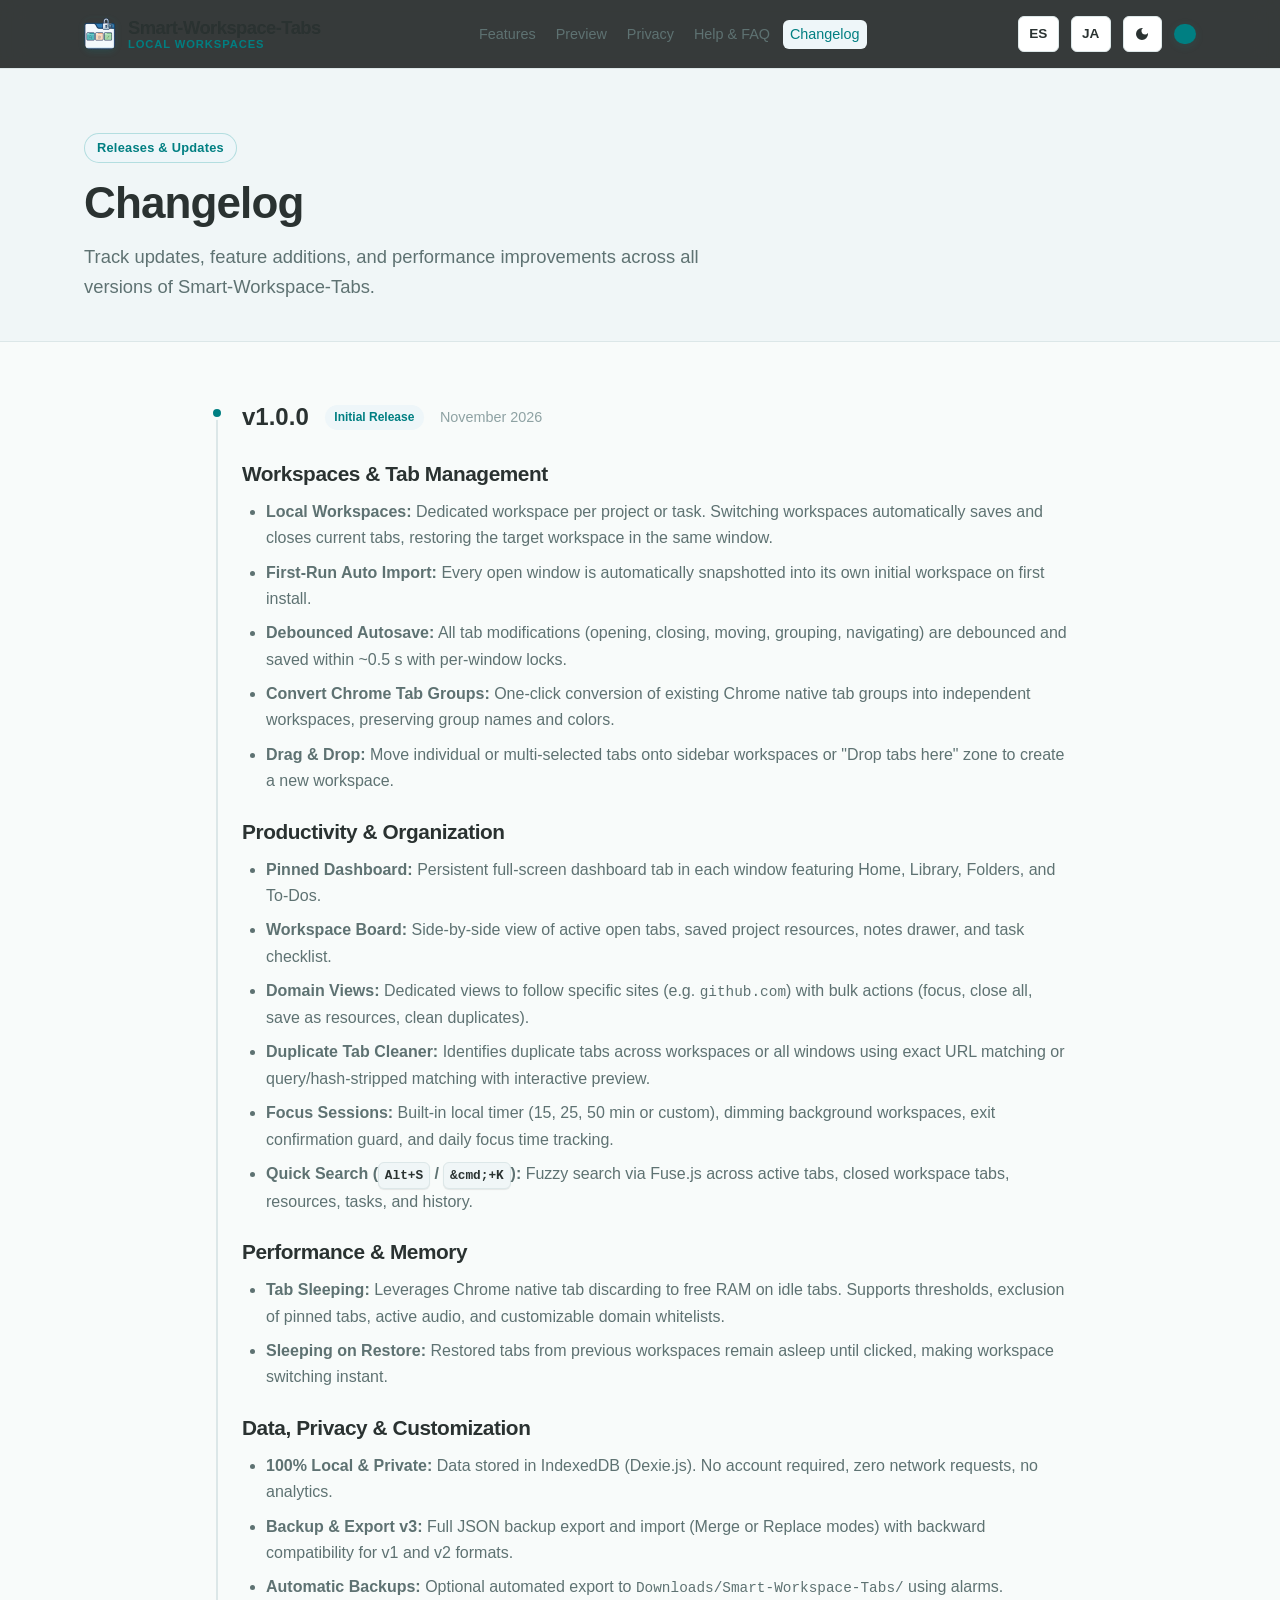
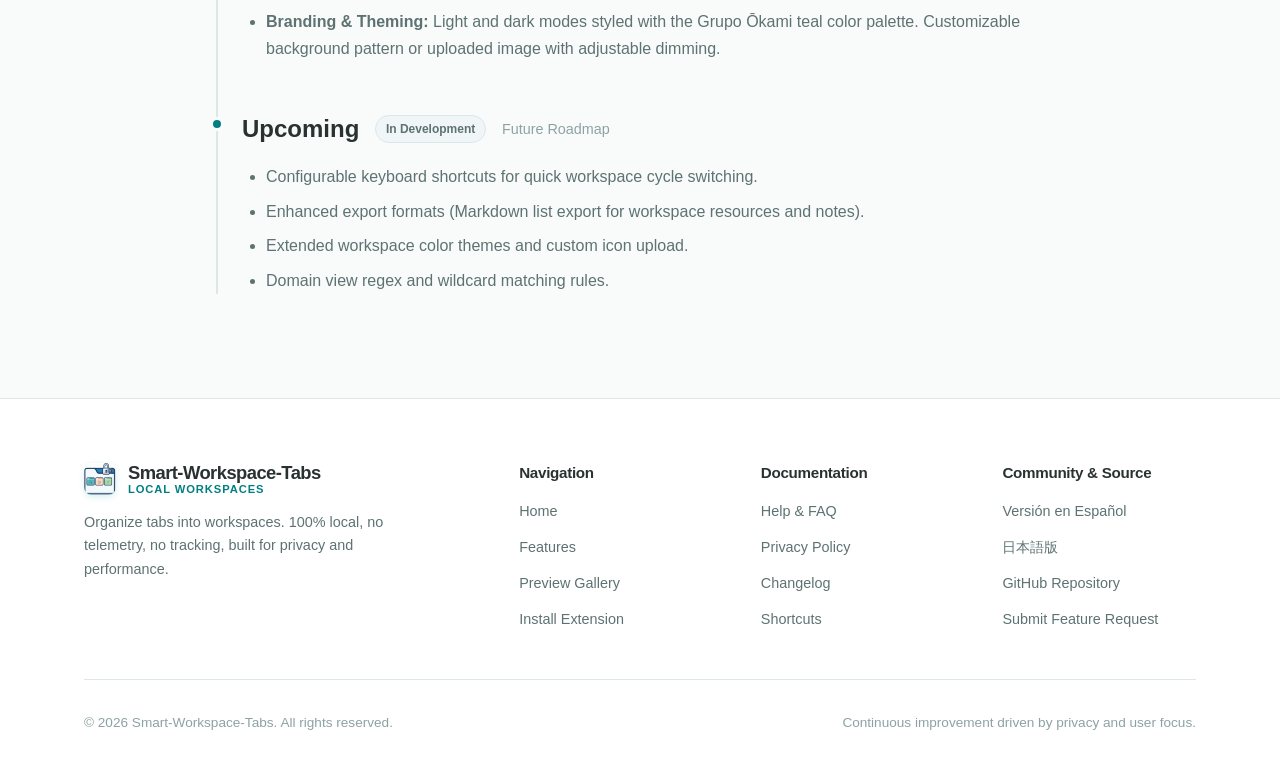
<file: changelog.html>
<!DOCTYPE html>
<html lang="en">

<head>
  <meta charset="UTF-8">
  <meta name="viewport" content="width=device-width, initial-scale=1.0">
  <title>Changelog - Smart-Workspace-Tabs</title>
  <meta name="description" content="Release notes and version history for Smart-Workspace-Tabs Chrome Extension.">
  <link rel="icon" type="image/png" sizes="32x32" href="assets/img/favicon.png">
  <link rel="icon" type="image/png" sizes="128x128" href="assets/img/logo.png">
  <link rel="stylesheet" href="assets/css/style.css">
  <link rel="alternate" hreflang="en" href="https://kaxzwisx.github.io/smart-workspace-tabs/changelog.html">
  <link rel="alternate" hreflang="es" href="https://kaxzwisx.github.io/smart-workspace-tabs/es/changelog.html">
  <link rel="alternate" hreflang="ja" href="https://kaxzwisx.github.io/smart-workspace-tabs/ja/changelog.html">
  <link rel="alternate" hreflang="x-default" href="https://kaxzwisx.github.io/smart-workspace-tabs/changelog.html">
</head>

<body>

  <!-- Site Navigation -->
  <header class="site-header">
    <div class="container nav-container">
      <a href="index.html" class="brand-link">
        <img src="assets/img/logo.png" alt="Smart-Workspace-Tabs logo" class="brand-logo">
        <div class="brand-title">
          <span class="brand-name">Smart-Workspace-Tabs</span>
          <span class="brand-tag">Local Workspaces</span>
        </div>
      </a>

      <nav>
        <ul class="nav-menu" id="nav-menu">
          <li><a href="index.html#features" class="nav-link">Features</a></li>
          <li><a href="index.html#showcase" class="nav-link">Preview</a></li>
          <li><a href="privacy.html" class="nav-link">Privacy</a></li>
          <li><a href="help.html" class="nav-link">Help &amp; FAQ</a></li>
          <li><a href="changelog.html" class="nav-link active">Changelog</a></li>
        </ul>
      </nav>

      <div class="nav-actions">
        <!-- Language Switcher -->
        <a href="es/changelog.html" class="btn-control" hreflang="es" lang="es" title="Cambiar a Español"
          aria-label="Cambiar a Español">
          <span>ES</span>
        </a>
        <a href="ja/changelog.html" class="btn-control" hreflang="ja" lang="ja" title="日本語に切り替え" aria-label="日本語に切り替え">
          <span>JA</span>
        </a>
        <button id="theme-toggle" class="btn-control" type="button" aria-label="Toggle theme">
          <svg viewBox="0 0 24 24">
            <path
              d="M12 3a9 9 0 1 0 9 9c0-.46-.04-.92-.1-1.36a5.389 5.389 0 0 1-4.4 2.26 5.403 5.403 0 0 1-3.14-9.8c-.44-.06-.9-.1-1.36-.1z" />
          </svg>
        </button>

        <a href="index.html#install" class="btn btn-primary">
          <span>Get Extension</span>
        </a>

        <button class="mobile-toggle" id="mobile-toggle" aria-label="Open navigation menu" aria-expanded="false">
          <svg width="24" height="24" viewBox="0 0 24 24" fill="none" stroke="currentColor" stroke-width="2">
            <line x1="3" y1="12" x2="21" y2="12" />
            <line x1="3" y1="6" x2="21" y2="6" />
            <line x1="3" y1="18" x2="21" y2="18" />
          </svg>
        </button>
      </div>
    </div>
  </header>

  <main>
    <div class="page-header">
      <div class="container">
        <div class="badge badge-brand" style="margin-bottom: 0.75rem;">Releases &amp; Updates</div>
        <h1 class="page-title">Changelog</h1>
        <p class="page-subtitle">
          Track updates, feature additions, and performance improvements across all versions of Smart-Workspace-Tabs.
        </p>
      </div>
    </div>

    <div class="container content-body">
      <div class="timeline">

        <!-- Entry: Version 1.0.0 -->
        <article class="timeline-entry">
          <div class="timeline-header">
            <span class="timeline-version">v1.0.0</span>
            <span class="timeline-badge">Initial Release</span>
            <span class="timeline-date">November 2026</span>
          </div>

          <div class="content-section" style="margin-bottom: 1.5rem;">
            <h3>Workspaces &amp; Tab Management</h3>
            <ul>
              <li><strong>Local Workspaces:</strong> Dedicated workspace per project or task. Switching workspaces
                automatically saves and closes current tabs, restoring the target workspace in the same window.</li>
              <li><strong>First-Run Auto Import:</strong> Every open window is automatically snapshotted into its own
                initial workspace on first install.</li>
              <li><strong>Debounced Autosave:</strong> All tab modifications (opening, closing, moving, grouping,
                navigating) are debounced and saved within ~0.5 s with per-window locks.</li>
              <li><strong>Convert Chrome Tab Groups:</strong> One-click conversion of existing Chrome native tab groups
                into independent workspaces, preserving group names and colors.</li>
              <li><strong>Drag &amp; Drop:</strong> Move individual or multi-selected tabs onto sidebar workspaces or
                "Drop tabs here" zone to create a new workspace.</li>
            </ul>

            <h3>Productivity &amp; Organization</h3>
            <ul>
              <li><strong>Pinned Dashboard:</strong> Persistent full-screen dashboard tab in each window featuring Home,
                Library, Folders, and To-Dos.</li>
              <li><strong>Workspace Board:</strong> Side-by-side view of active open tabs, saved project resources,
                notes drawer, and task checklist.</li>
              <li><strong>Domain Views:</strong> Dedicated views to follow specific sites (e.g. <code>github.com</code>)
                with bulk actions (focus, close all, save as resources, clean duplicates).</li>
              <li><strong>Duplicate Tab Cleaner:</strong> Identifies duplicate tabs across workspaces or all windows
                using exact URL matching or query/hash-stripped matching with interactive preview.</li>
              <li><strong>Focus Sessions:</strong> Built-in local timer (15, 25, 50 min or custom), dimming background
                workspaces, exit confirmation guard, and daily focus time tracking.</li>
              <li><strong>Quick Search (<kbd>Alt+S</kbd> / <kbd>&cmd;+K</kbd>):</strong> Fuzzy search via Fuse.js across
                active tabs, closed workspace tabs, resources, tasks, and history.</li>
            </ul>

            <h3>Performance &amp; Memory</h3>
            <ul>
              <li><strong>Tab Sleeping:</strong> Leverages Chrome native tab discarding to free RAM on idle tabs.
                Supports thresholds, exclusion of pinned tabs, active audio, and customizable domain whitelists.</li>
              <li><strong>Sleeping on Restore:</strong> Restored tabs from previous workspaces remain asleep until
                clicked, making workspace switching instant.</li>
            </ul>

            <h3>Data, Privacy &amp; Customization</h3>
            <ul>
              <li><strong>100% Local &amp; Private:</strong> Data stored in IndexedDB (Dexie.js). No account required,
                zero network requests, no analytics.</li>
              <li><strong>Backup &amp; Export v3:</strong> Full JSON backup export and import (Merge or Replace modes)
                with backward compatibility for v1 and v2 formats.</li>
              <li><strong>Automatic Backups:</strong> Optional automated export to
                <code>Downloads/Smart-Workspace-Tabs/</code> using alarms.
              </li>
              <li><strong>Branding &amp; Theming:</strong> Light and dark modes styled with the Grupo Ōkami teal color
                palette. Customizable background pattern or uploaded image with adjustable dimming.</li>
            </ul>
          </div>
        </article>

        <!-- Upcoming / Roadmap -->
        <article class="timeline-entry">
          <div class="timeline-header">
            <span class="timeline-version">Upcoming</span>
            <span class="timeline-badge"
              style="background: var(--bg-subtle); color: var(--text-muted); border: 1px solid var(--border-subtle);">In
              Development</span>
            <span class="timeline-date">Future Roadmap</span>
          </div>
          <div class="content-section">
            <ul>
              <li>Configurable keyboard shortcuts for quick workspace cycle switching.</li>
              <li>Enhanced export formats (Markdown list export for workspace resources and notes).</li>
              <li>Extended workspace color themes and custom icon upload.</li>
              <li>Domain view regex and wildcard matching rules.</li>
            </ul>
          </div>
        </article>

      </div>
    </div>
  </main>

  <!-- Site Footer -->
  <footer class="site-footer">
    <div class="container">
      <div class="footer-grid">
        <div class="footer-brand">
          <a href="index.html" class="brand-link">
            <img src="assets/img/logo.png" alt="Smart-Workspace-Tabs logo" class="brand-logo">
            <div class="brand-title">
              <span class="brand-name">Smart-Workspace-Tabs</span>
              <span class="brand-tag">Local Workspaces</span>
            </div>
          </a>
          <p class="footer-desc">
            Organize tabs into workspaces. 100% local, no telemetry, no tracking, built for privacy and performance.
          </p>
        </div>

        <div class="footer-col">
          <h4>Navigation</h4>
          <ul class="footer-links">
            <li><a href="index.html">Home</a></li>
            <li><a href="index.html#features">Features</a></li>
            <li><a href="index.html#showcase">Preview Gallery</a></li>
            <li><a href="index.html#install">Install Extension</a></li>
          </ul>
        </div>

        <div class="footer-col">
          <h4>Documentation</h4>
          <ul class="footer-links">
            <li><a href="help.html">Help &amp; FAQ</a></li>
            <li><a href="privacy.html">Privacy Policy</a></li>
            <li><a href="changelog.html">Changelog</a></li>
            <li><a href="help.html#shortcuts">Shortcuts</a></li>
          </ul>
        </div>

        <div class="footer-col">
          <h4>Community &amp; Source</h4>
          <ul class="footer-links">
            <li><a href="es/changelog.html" hreflang="es" lang="es">Versión en Español</a></li>
            <li><a href="ja/changelog.html" hreflang="ja" lang="ja">日本語版</a></li>
            <li><a href="https://github.com/kaxzwisx/smart-workspace-tabs" target="_blank"
                rel="noopener noreferrer">GitHub Repository</a></li>
            <li><a href="https://github.com/kaxzwisx/smart-workspace-tabs/issues" target="_blank"
                rel="noopener noreferrer">Submit Feature Request</a></li>
          </ul>
        </div>
      </div>

      <div class="footer-bottom">
        <div>&copy; 2026 Smart-Workspace-Tabs. All rights reserved.</div>
        <div>Continuous improvement driven by privacy and user focus.</div>
      </div>
    </div>
  </footer>

  <script src="assets/js/main.js"></script>
</body>

</html>
</file>
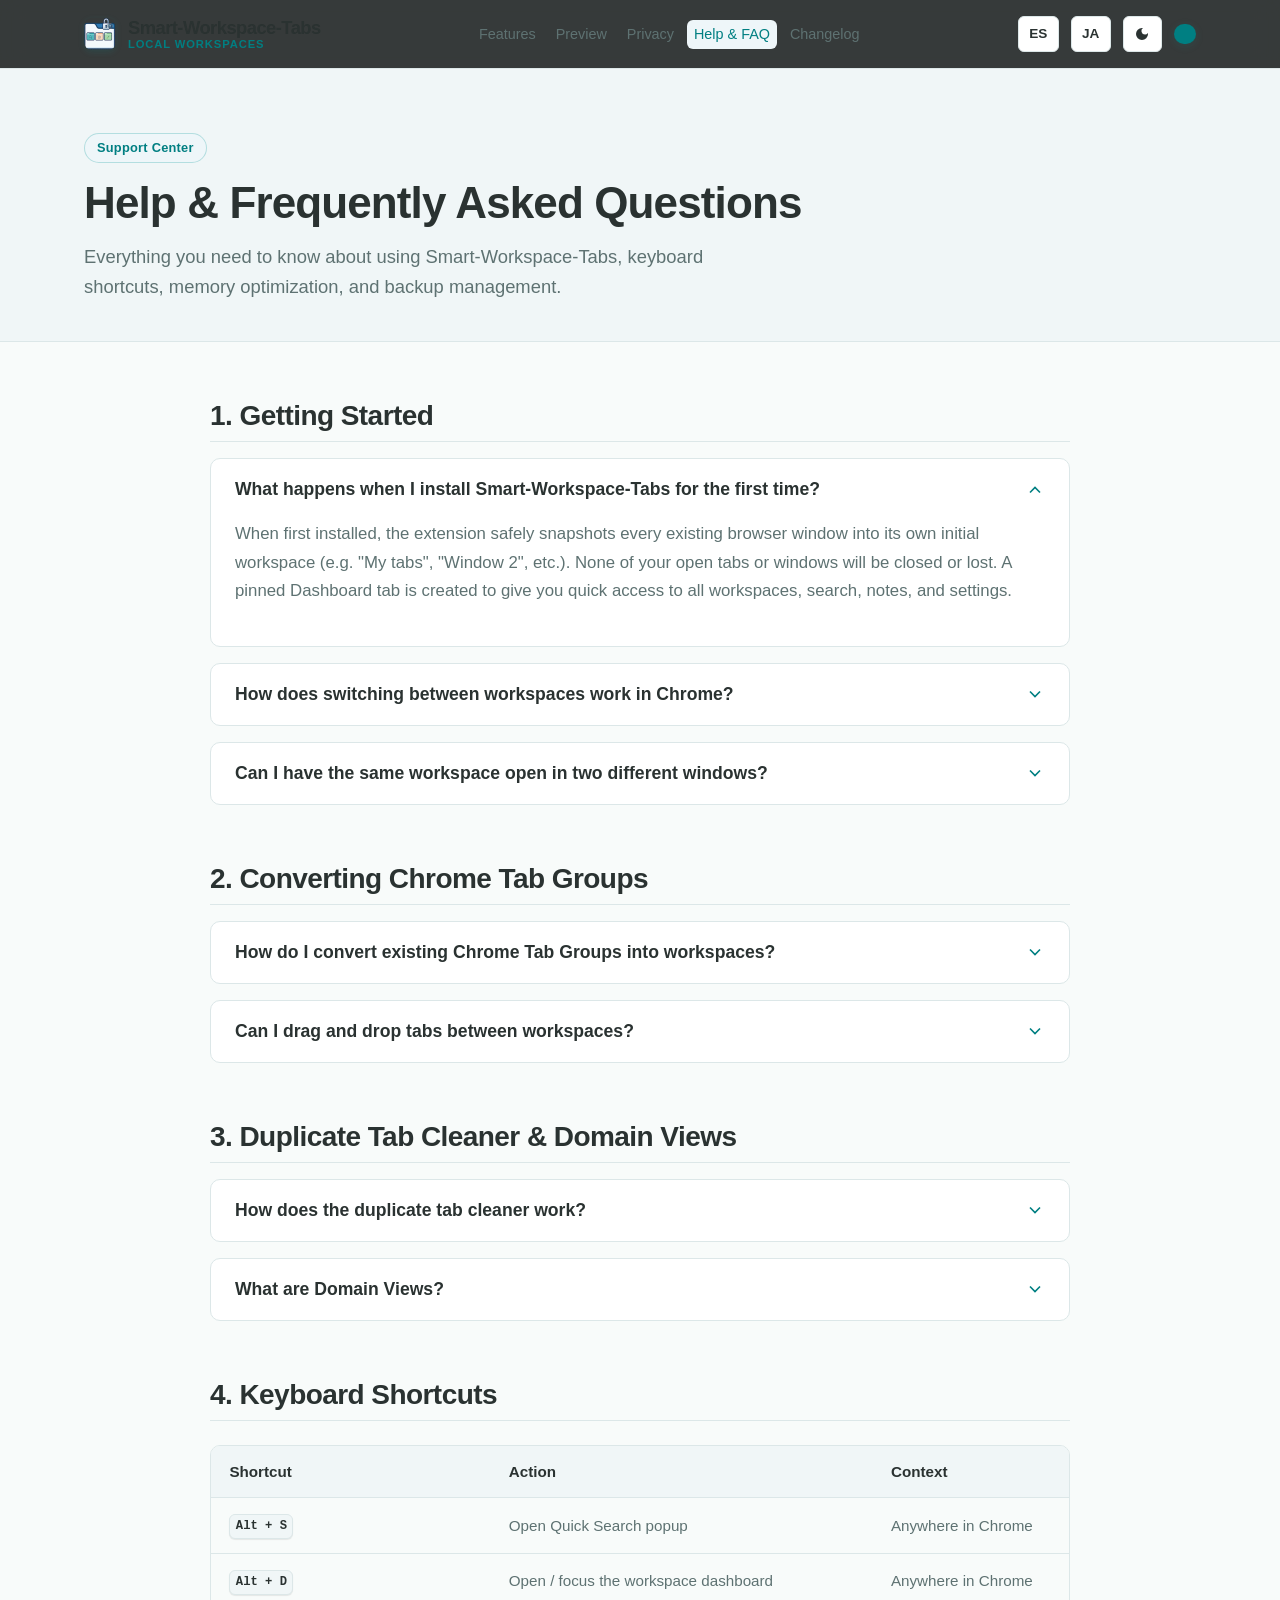
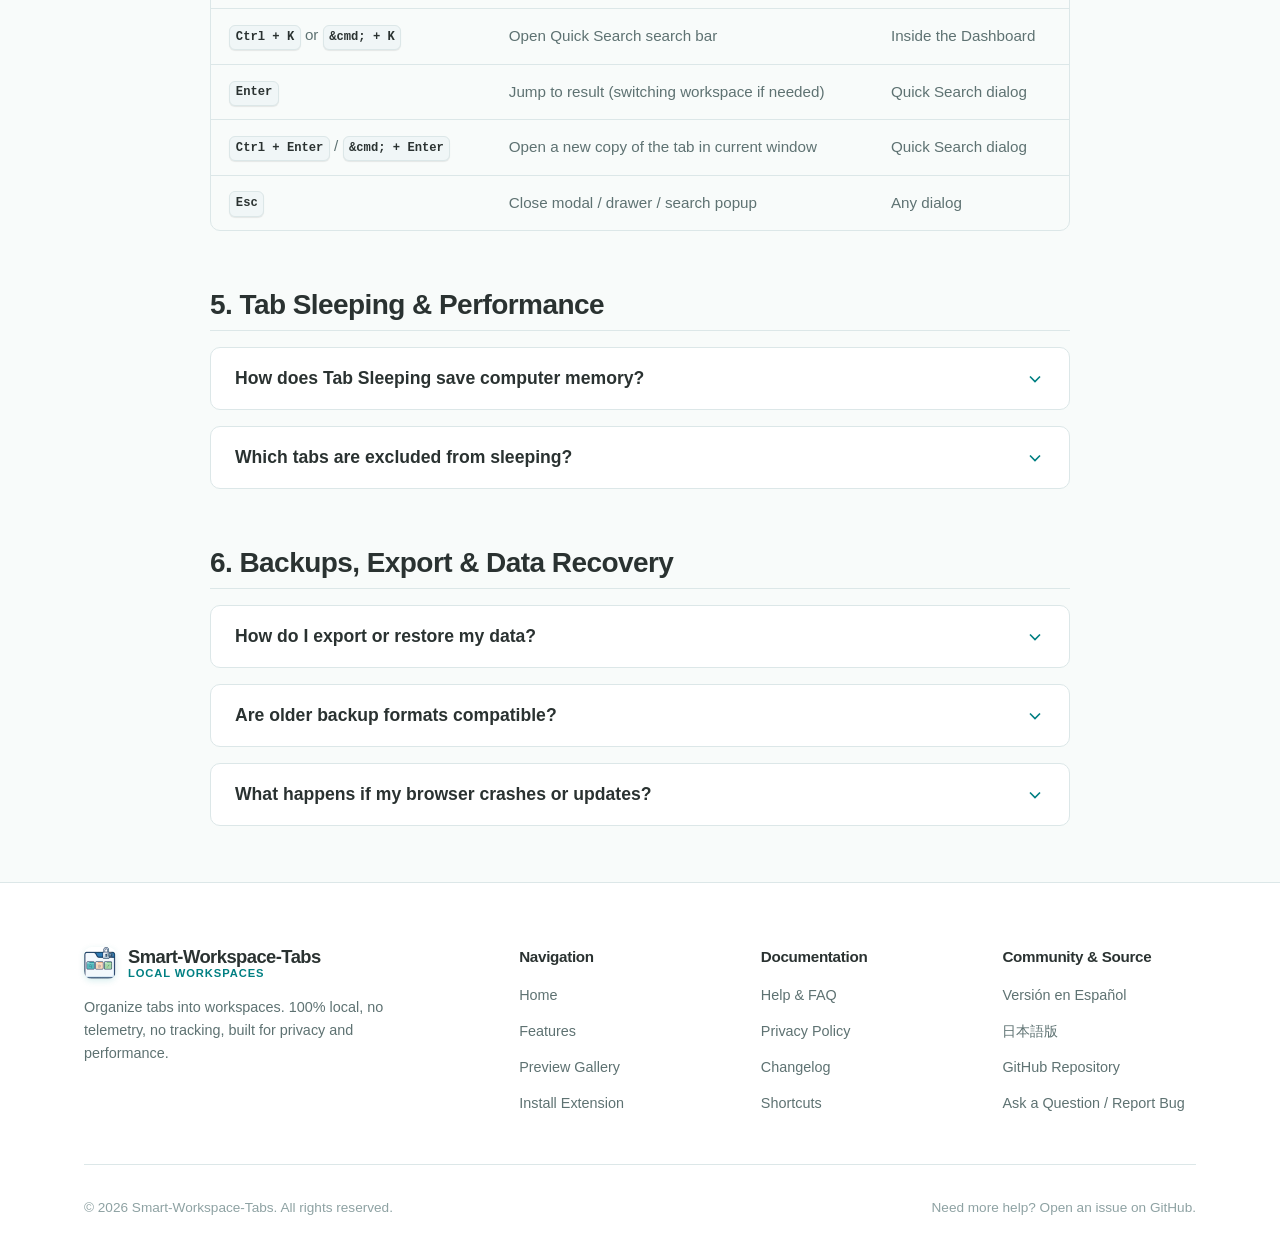
<file: help.html>
<!DOCTYPE html>
<html lang="en">

<head>
  <meta charset="UTF-8">
  <meta name="viewport" content="width=device-width, initial-scale=1.0">
  <title>Help &amp; FAQ - Smart-Workspace-Tabs</title>
  <meta name="description"
    content="Frequently asked questions and comprehensive help guide for Smart-Workspace-Tabs Chrome Extension.">
  <link rel="icon" type="image/png" sizes="32x32" href="assets/img/favicon.png">
  <link rel="icon" type="image/png" sizes="128x128" href="assets/img/logo.png">
  <link rel="stylesheet" href="assets/css/style.css">
  <link rel="alternate" hreflang="en" href="https://kaxzwisx.github.io/smart-workspace-tabs/help.html">
  <link rel="alternate" hreflang="es" href="https://kaxzwisx.github.io/smart-workspace-tabs/es/help.html">
  <link rel="alternate" hreflang="ja" href="https://kaxzwisx.github.io/smart-workspace-tabs/ja/help.html">
  <link rel="alternate" hreflang="x-default" href="https://kaxzwisx.github.io/smart-workspace-tabs/help.html">
</head>

<body>

  <!-- Site Navigation -->
  <header class="site-header">
    <div class="container nav-container">
      <a href="index.html" class="brand-link">
        <img src="assets/img/logo.png" alt="Smart-Workspace-Tabs logo" class="brand-logo">
        <div class="brand-title">
          <span class="brand-name">Smart-Workspace-Tabs</span>
          <span class="brand-tag">Local Workspaces</span>
        </div>
      </a>

      <nav>
        <ul class="nav-menu" id="nav-menu">
          <li><a href="index.html#features" class="nav-link">Features</a></li>
          <li><a href="index.html#showcase" class="nav-link">Preview</a></li>
          <li><a href="privacy.html" class="nav-link">Privacy</a></li>
          <li><a href="help.html" class="nav-link active">Help &amp; FAQ</a></li>
          <li><a href="changelog.html" class="nav-link">Changelog</a></li>
        </ul>
      </nav>

      <div class="nav-actions">
        <!-- Language Switcher -->
        <a href="es/help.html" class="btn-control" hreflang="es" lang="es" title="Cambiar a Español"
          aria-label="Cambiar a Español">
          <span>ES</span>
        </a>
        <a href="ja/help.html" class="btn-control" hreflang="ja" lang="ja" title="日本語に切り替え" aria-label="日本語に切り替え">
          <span>JA</span>
        </a>
        <button id="theme-toggle" class="btn-control" type="button" aria-label="Toggle theme">
          <svg viewBox="0 0 24 24">
            <path
              d="M12 3a9 9 0 1 0 9 9c0-.46-.04-.92-.1-1.36a5.389 5.389 0 0 1-4.4 2.26 5.403 5.403 0 0 1-3.14-9.8c-.44-.06-.9-.1-1.36-.1z" />
          </svg>
        </button>

        <a href="index.html#install" class="btn btn-primary">
          <span>Get Extension</span>
        </a>

        <button class="mobile-toggle" id="mobile-toggle" aria-label="Open navigation menu" aria-expanded="false">
          <svg width="24" height="24" viewBox="0 0 24 24" fill="none" stroke="currentColor" stroke-width="2">
            <line x1="3" y1="12" x2="21" y2="12" />
            <line x1="3" y1="6" x2="21" y2="6" />
            <line x1="3" y1="18" x2="21" y2="18" />
          </svg>
        </button>
      </div>
    </div>
  </header>

  <main>
    <div class="page-header">
      <div class="container">
        <div class="badge badge-brand" style="margin-bottom: 0.75rem;">Support Center</div>
        <h1 class="page-title">Help &amp; Frequently Asked Questions</h1>
        <p class="page-subtitle">
          Everything you need to know about using Smart-Workspace-Tabs, keyboard shortcuts, memory optimization, and
          backup management.
        </p>
      </div>
    </div>

    <div class="container content-body">
      <!-- Section: Getting Started -->
      <section class="content-section" id="getting-started">
        <h2>1. Getting Started</h2>
        <div class="faq-list">
          <div class="faq-item open">
            <button class="faq-question" type="button">
              <span>What happens when I install Smart-Workspace-Tabs for the first time?</span>
              <svg class="faq-icon" viewBox="0 0 24 24" fill="none" stroke="currentColor" stroke-width="2">
                <polyline points="6 9 12 15 18 9" />
              </svg>
            </button>
            <div class="faq-answer">
              <p>
                When first installed, the extension safely snapshots every existing browser window into its own initial
                workspace (e.g. "My tabs", "Window 2", etc.). None of your open tabs or windows will be closed or lost.
                A pinned Dashboard tab is created to give you quick access to all workspaces, search, notes, and
                settings.
              </p>
            </div>
          </div>

          <div class="faq-item">
            <button class="faq-question" type="button">
              <span>How does switching between workspaces work in Chrome?</span>
              <svg class="faq-icon" viewBox="0 0 24 24" fill="none" stroke="currentColor" stroke-width="2">
                <polyline points="6 9 12 15 18 9" />
              </svg>
            </button>
            <div class="faq-answer">
              <p>
                Since Chrome does not have an API to hide tabs, switching workspaces executes a smooth four-step
                sequence:
              </p>
              <ol style="margin-left: 1.5rem; margin-top: 0.5rem; color: var(--text-muted);">
                <li>Snapshots the current window's open tabs and tab groups into its workspace.</li>
                <li>Creates the target workspace's tabs, pinned tabs, and tab groups in the same window.</li>
                <li>Closes the previous tabs while keeping the pinned Dashboard tab alive so the window never closes.
                </li>
                <li>Puts restored background tabs into sleep mode to avoid consuming memory until clicked.</li>
              </ol>
            </div>
          </div>

          <div class="faq-item">
            <button class="faq-question" type="button">
              <span>Can I have the same workspace open in two different windows?</span>
              <svg class="faq-icon" viewBox="0 0 24 24" fill="none" stroke="currentColor" stroke-width="2">
                <polyline points="6 9 12 15 18 9" />
              </svg>
            </button>
            <div class="faq-answer">
              <p>
                By design, each workspace can only be open in one window at a time to prevent accidental data overwrites
                and tab conflicts. If you select a workspace that is already active in another window,
                Smart-Workspace-Tabs will smoothly focus that window and bring it to the foreground.
              </p>
            </div>
          </div>
        </div>
      </section>

      <!-- Section: Tab Groups -->
      <section class="content-section" id="tab-groups">
        <h2>2. Converting Chrome Tab Groups</h2>
        <div class="faq-list">
          <div class="faq-item">
            <button class="faq-question" type="button">
              <span>How do I convert existing Chrome Tab Groups into workspaces?</span>
              <svg class="faq-icon" viewBox="0 0 24 24" fill="none" stroke="currentColor" stroke-width="2">
                <polyline points="6 9 12 15 18 9" />
              </svg>
            </button>
            <div class="faq-answer">
              <p>
                You can convert tab groups into workspaces in several ways:
              </p>
              <ul style="margin-left: 1.5rem; margin-top: 0.5rem; color: var(--text-muted);">
                <li>From the <strong>Settings &rsaquo; General</strong> tab: click "Convert Chrome Tab Groups".</li>
                <li>From the banner in the Tabs list inside any workspace.</li>
                <li>From the Home screen workspace library.</li>
              </ul>
              <p style="margin-top: 0.5rem;">
                Each group becomes an independent workspace retaining the group's name, color tag, and internal tabs.
                Ungrouped tabs stay open in your current window.
              </p>
            </div>
          </div>

          <div class="faq-item">
            <button class="faq-question" type="button">
              <span>Can I drag and drop tabs between workspaces?</span>
              <svg class="faq-icon" viewBox="0 0 24 24" fill="none" stroke="currentColor" stroke-width="2">
                <polyline points="6 9 12 15 18 9" />
              </svg>
            </button>
            <div class="faq-answer">
              <p>
                Yes! Inside the dashboard board view, you can drag individual tabs or multiple selected tabs directly
                onto any workspace in the sidebar. You can also drop tabs onto the "Drop tabs here" zone to create a
                brand-new workspace instantly, or use "Move tab to..." in the toolbar popup.
              </p>
            </div>
          </div>
        </div>
      </section>

      <!-- Section: Duplicates & Domain Views -->
      <section class="content-section" id="duplicates">
        <h2>3. Duplicate Tab Cleaner &amp; Domain Views</h2>
        <div class="faq-list">
          <div class="faq-item">
            <button class="faq-question" type="button">
              <span>How does the duplicate tab cleaner work?</span>
              <svg class="faq-icon" viewBox="0 0 24 24" fill="none" stroke="currentColor" stroke-width="2">
                <polyline points="6 9 12 15 18 9" />
              </svg>
            </button>
            <div class="faq-answer">
              <p>
                The cleaner offers two modes of matching:
              </p>
              <ul style="margin-left: 1.5rem; margin-top: 0.5rem; color: var(--text-muted);">
                <li><strong>Exact URL:</strong> Matches tabs whose full URL is 100% identical.</li>
                <li><strong>Ignore Query &amp; Fragment:</strong> Matches tabs of the same webpage even if they differ
                  by session IDs, tracking tokens (like <code>?utm_source</code>), or anchor hashes
                  (<code>#section</code>).</li>
              </ul>
              <p style="margin-top: 0.5rem;">
                Before closing anything, an interactive preview shows which copy is kept (the pinned, active, or most
                recently used tab) and which will be closed.
              </p>
            </div>
          </div>

          <div class="faq-item">
            <button class="faq-question" type="button">
              <span>What are Domain Views?</span>
              <svg class="faq-icon" viewBox="0 0 24 24" fill="none" stroke="currentColor" stroke-width="2">
                <polyline points="6 9 12 15 18 9" />
              </svg>
            </button>
            <div class="faq-answer">
              <p>
                A Domain View is a custom tab inside a workspace that isolates a specific website (such as
                <code>github.com</code> or <code>docs.google.com</code>). It displays all open or saved tabs matching
                that domain (including subdomains), and provides convenient bulk operations: focus on those tabs, close
                all of them, save them all as resources, or clean up duplicates for that specific domain.
              </p>
            </div>
          </div>
        </div>
      </section>

      <!-- Section: Shortcuts -->
      <section class="content-section" id="shortcuts">
        <h2>4. Keyboard Shortcuts</h2>
        <div class="table-wrapper">
          <table>
            <thead>
              <tr>
                <th>Shortcut</th>
                <th>Action</th>
                <th>Context</th>
              </tr>
            </thead>
            <tbody>
              <tr>
                <td><kbd>Alt + S</kbd></td>
                <td>Open Quick Search popup</td>
                <td>Anywhere in Chrome</td>
              </tr>
              <tr>
                <td><kbd>Alt + D</kbd></td>
                <td>Open / focus the workspace dashboard</td>
                <td>Anywhere in Chrome</td>
              </tr>
              <tr>
                <td><kbd>Ctrl + K</kbd> or <kbd>&cmd; + K</kbd></td>
                <td>Open Quick Search search bar</td>
                <td>Inside the Dashboard</td>
              </tr>
              <tr>
                <td><kbd>Enter</kbd></td>
                <td>Jump to result (switching workspace if needed)</td>
                <td>Quick Search dialog</td>
              </tr>
              <tr>
                <td><kbd>Ctrl + Enter</kbd> / <kbd>&cmd; + Enter</kbd></td>
                <td>Open a new copy of the tab in current window</td>
                <td>Quick Search dialog</td>
              </tr>
              <tr>
                <td><kbd>Esc</kbd></td>
                <td>Close modal / drawer / search popup</td>
                <td>Any dialog</td>
              </tr>
            </tbody>
          </table>
        </div>
      </section>

      <!-- Section: Memory & Tab Sleeping -->
      <section class="content-section" id="sleeping">
        <h2>5. Tab Sleeping &amp; Performance</h2>
        <div class="faq-list">
          <div class="faq-item">
            <button class="faq-question" type="button">
              <span>How does Tab Sleeping save computer memory?</span>
              <svg class="faq-icon" viewBox="0 0 24 24" fill="none" stroke="currentColor" stroke-width="2">
                <polyline points="6 9 12 15 18 9" />
              </svg>
            </button>
            <div class="faq-answer">
              <p>
                Tab Sleeping uses Chrome's native tab discarding API. When a tab is discarded, Chrome unloads the heavy
                JavaScript engine, DOM tree, and render processes from RAM, reducing memory usage from ~150-400 MB per
                tab to just a few kilobytes. The tab stays in your tab bar, and clicking it reloads its content
                instantly.
              </p>
            </div>
          </div>

          <div class="faq-item">
            <button class="faq-question" type="button">
              <span>Which tabs are excluded from sleeping?</span>
              <svg class="faq-icon" viewBox="0 0 24 24" fill="none" stroke="currentColor" stroke-width="2">
                <polyline points="6 9 12 15 18 9" />
              </svg>
            </button>
            <div class="faq-answer">
              <p>
                By default, Smart-Workspace-Tabs never discards:
              </p>
              <ul style="margin-left: 1.5rem; margin-top: 0.5rem; color: var(--text-muted);">
                <li>Pinned tabs.</li>
                <li>Tabs currently playing audio or video (e.g. Spotify, YouTube, Google Meet).</li>
                <li>The active tab you are looking at.</li>
                <li>Any custom domains or URL patterns you add to the exclusion list in <strong>Settings &rsaquo; Tab
                    sleeping</strong>.</li>
              </ul>
            </div>
          </div>
        </div>
      </section>

      <!-- Section: Backup & Restore -->
      <section class="content-section" id="backups">
        <h2>6. Backups, Export &amp; Data Recovery</h2>
        <div class="faq-list">
          <div class="faq-item">
            <button class="faq-question" type="button">
              <span>How do I export or restore my data?</span>
              <svg class="faq-icon" viewBox="0 0 24 24" fill="none" stroke="currentColor" stroke-width="2">
                <polyline points="6 9 12 15 18 9" />
              </svg>
            </button>
            <div class="faq-answer">
              <p>
                Navigate to <strong>Settings &rsaquo; Backup &amp; data</strong> inside the dashboard.
              </p>
              <ul style="margin-left: 1.5rem; margin-top: 0.5rem; color: var(--text-muted);">
                <li><strong>Export Backup:</strong> Downloads a single
                  <code>smart-workspace-tabs-backup-YYYY-MM-DD.json</code> file.
                </li>
                <li><strong>Import Backup:</strong> Allows you to choose between <em>Merge</em> (adds new workspaces
                  without touching existing ones) or <em>Replace</em> (restores exact backup snapshot).</li>
                <li><strong>Auto-Backup:</strong> Automatically saves daily backup files into your browser's
                  <code>Downloads/Smart-Workspace-Tabs/</code> directory.
                </li>
              </ul>
            </div>
          </div>

          <div class="faq-item">
            <button class="faq-question" type="button">
              <span>Are older backup formats compatible?</span>
              <svg class="faq-icon" viewBox="0 0 24 24" fill="none" stroke="currentColor" stroke-width="2">
                <polyline points="6 9 12 15 18 9" />
              </svg>
            </button>
            <div class="faq-answer">
              <p>
                Yes. The backup engine uses Schema Version 3 (which added custom backgrounds and focus logs). It
                includes full backward compatibility for v1 and v2 backups and automatically migrates your records
                seamlessly upon import.
              </p>
            </div>
          </div>

          <div class="faq-item">
            <button class="faq-question" type="button">
              <span>What happens if my browser crashes or updates?</span>
              <svg class="faq-icon" viewBox="0 0 24 24" fill="none" stroke="currentColor" stroke-width="2">
                <polyline points="6 9 12 15 18 9" />
              </svg>
            </button>
            <div class="faq-answer">
              <p>
                When Chrome restarts, the extension's background recovery service activates. It analyzes open windows
                and matches their tab URLs to your saved workspaces. If a window has tabs that do not match an existing
                workspace, they are automatically saved into a new "Unsaved tabs" workspace so you never lose any work.
              </p>
            </div>
          </div>
        </div>
      </section>
    </div>
  </main>

  <!-- Site Footer -->
  <footer class="site-footer">
    <div class="container">
      <div class="footer-grid">
        <div class="footer-brand">
          <a href="index.html" class="brand-link">
            <img src="assets/img/logo.png" alt="Smart-Workspace-Tabs logo" class="brand-logo">
            <div class="brand-title">
              <span class="brand-name">Smart-Workspace-Tabs</span>
              <span class="brand-tag">Local Workspaces</span>
            </div>
          </a>
          <p class="footer-desc">
            Organize tabs into workspaces. 100% local, no telemetry, no tracking, built for privacy and performance.
          </p>
        </div>

        <div class="footer-col">
          <h4>Navigation</h4>
          <ul class="footer-links">
            <li><a href="index.html">Home</a></li>
            <li><a href="index.html#features">Features</a></li>
            <li><a href="index.html#showcase">Preview Gallery</a></li>
            <li><a href="index.html#install">Install Extension</a></li>
          </ul>
        </div>

        <div class="footer-col">
          <h4>Documentation</h4>
          <ul class="footer-links">
            <li><a href="help.html">Help &amp; FAQ</a></li>
            <li><a href="privacy.html">Privacy Policy</a></li>
            <li><a href="changelog.html">Changelog</a></li>
            <li><a href="help.html#shortcuts">Shortcuts</a></li>
          </ul>
        </div>

        <div class="footer-col">
          <h4>Community &amp; Source</h4>
          <ul class="footer-links">
            <li><a href="es/help.html" hreflang="es" lang="es">Versión en Español</a></li>
            <li><a href="ja/help.html" hreflang="ja" lang="ja">日本語版</a></li>
            <li><a href="https://github.com/kaxzwisx/smart-workspace-tabs" target="_blank"
                rel="noopener noreferrer">GitHub Repository</a></li>
            <li><a href="https://github.com/kaxzwisx/smart-workspace-tabs/issues" target="_blank"
                rel="noopener noreferrer">Ask a Question / Report Bug</a></li>
          </ul>
        </div>
      </div>

      <div class="footer-bottom">
        <div>&copy; 2026 Smart-Workspace-Tabs. All rights reserved.</div>
        <div>Need more help? Open an issue on GitHub.</div>
      </div>
    </div>
  </footer>

  <script src="assets/js/main.js"></script>
</body>

</html>
</file>
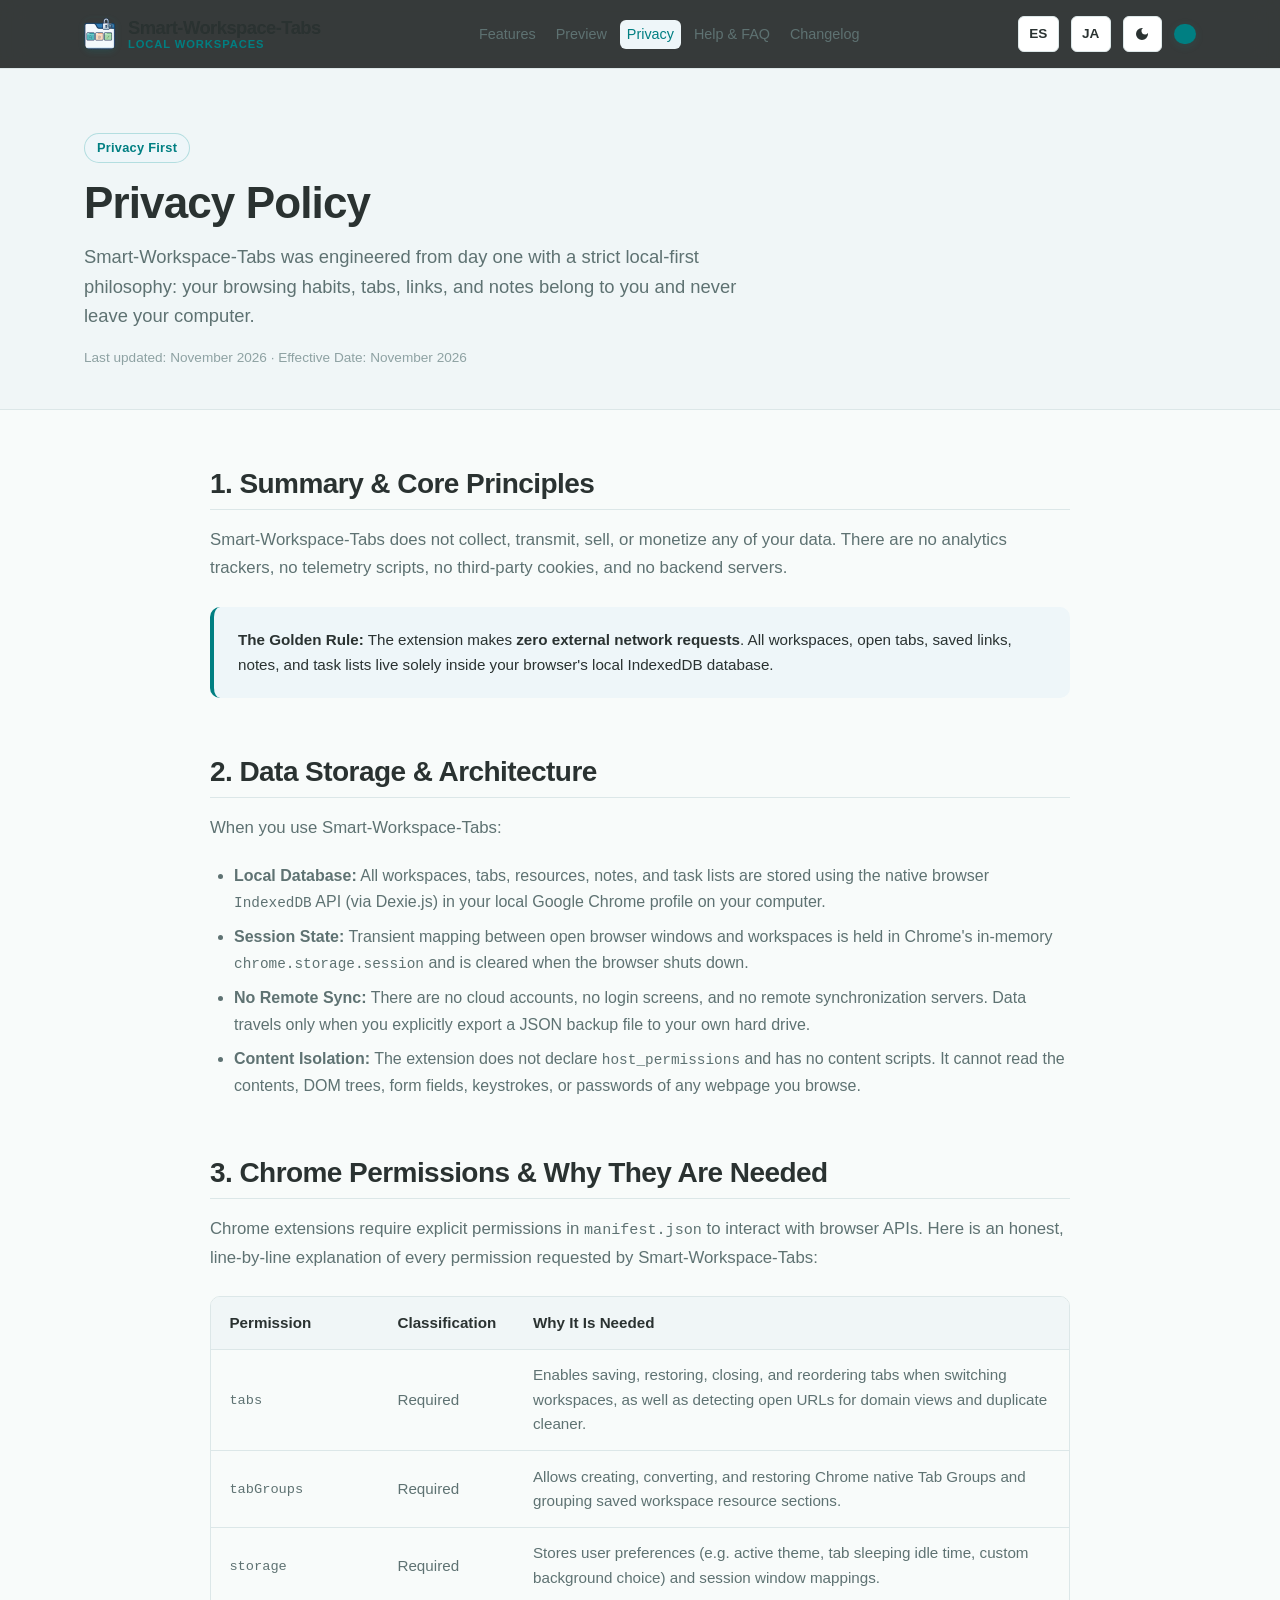
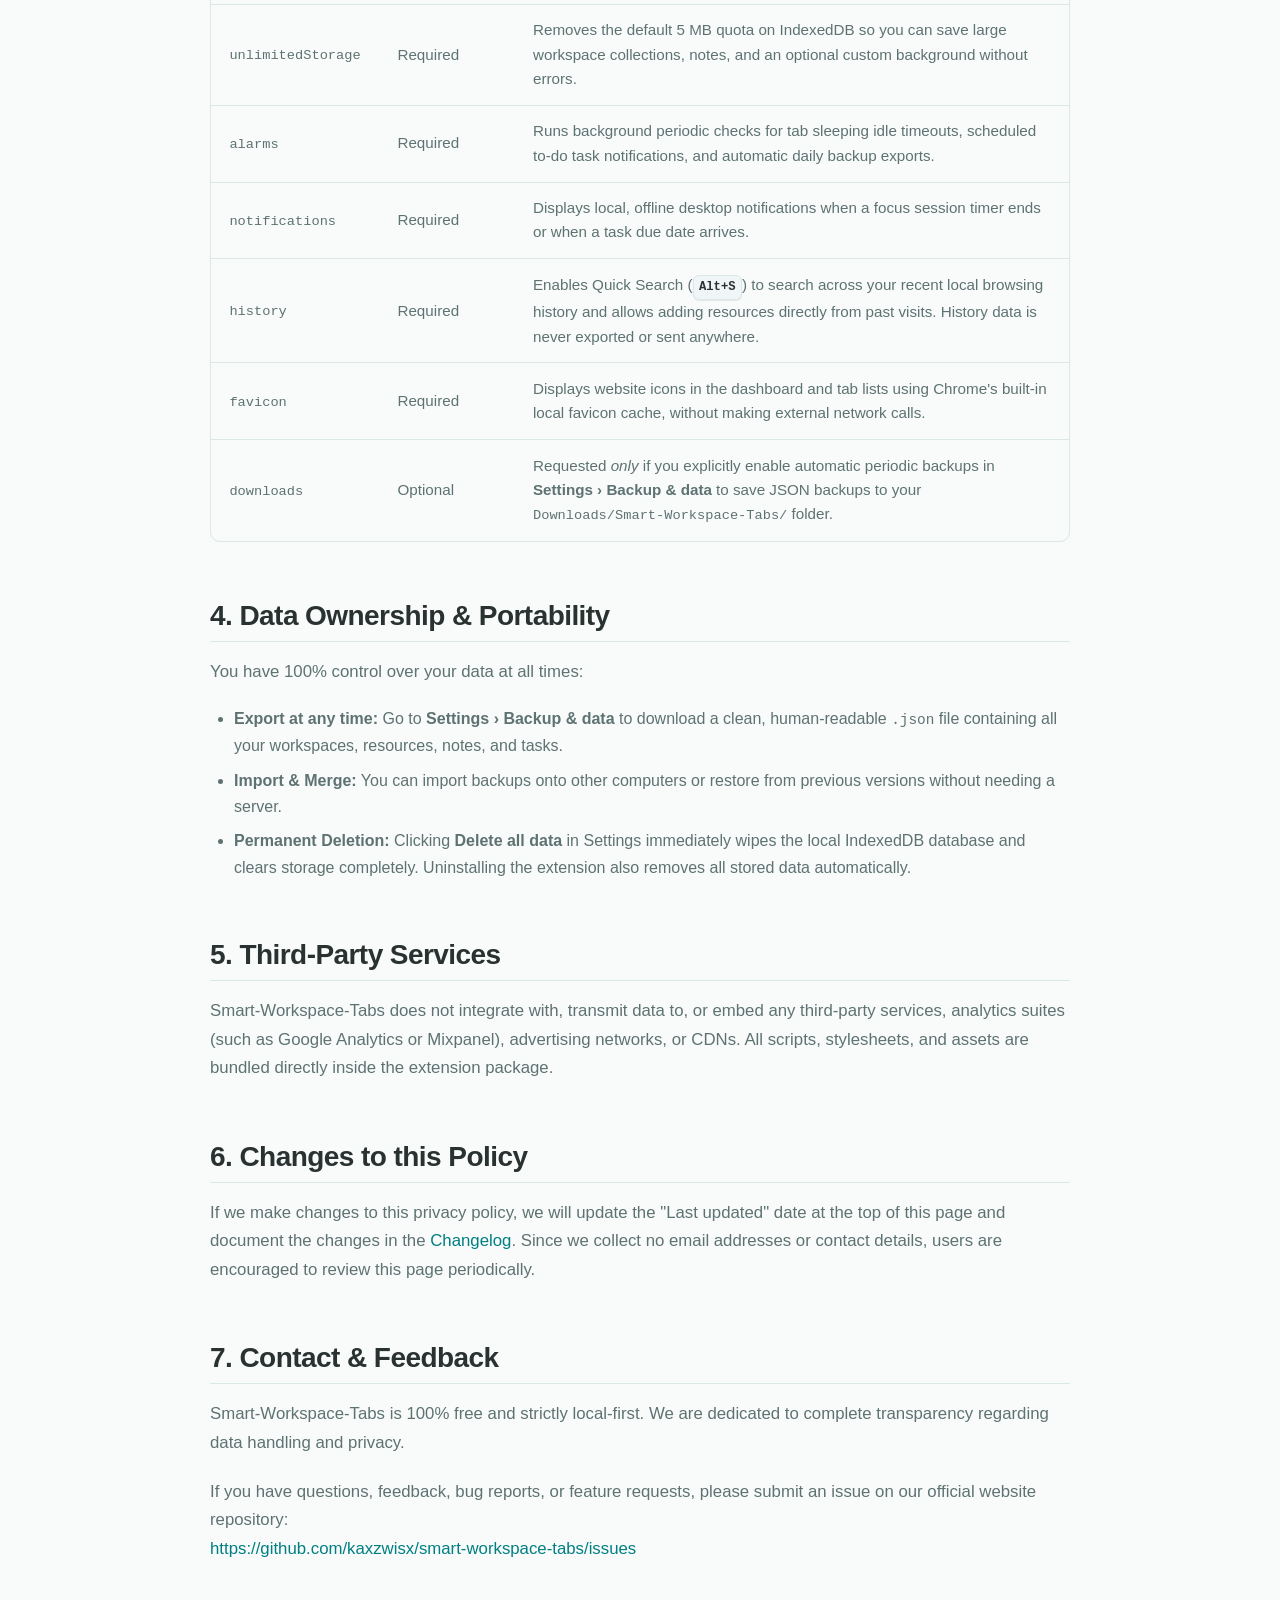
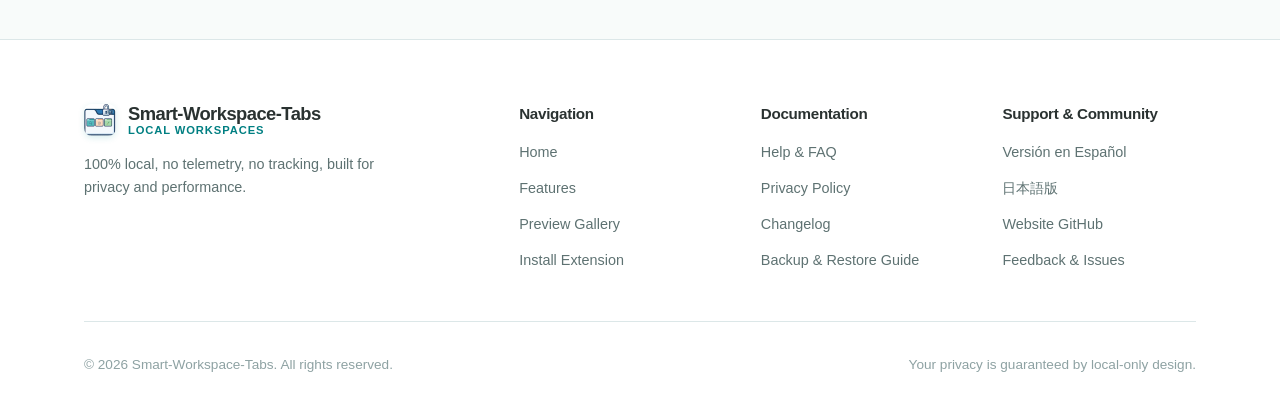
<file: privacy.html>
<!DOCTYPE html>
<html lang="en">

<head>
  <meta charset="UTF-8">
  <meta name="viewport" content="width=device-width, initial-scale=1.0">
  <title>Privacy Policy - Smart-Workspace-Tabs</title>
  <meta name="description"
    content="Privacy Policy for Smart-Workspace-Tabs Chrome Extension. 100% local, zero telemetry, no servers.">
  <link rel="icon" type="image/png" sizes="32x32" href="assets/img/favicon.png">
  <link rel="icon" type="image/png" sizes="128x128" href="assets/img/logo.png">
  <link rel="stylesheet" href="assets/css/style.css">
  <link rel="alternate" hreflang="en" href="https://kaxzwisx.github.io/smart-workspace-tabs/privacy.html">
  <link rel="alternate" hreflang="es" href="https://kaxzwisx.github.io/smart-workspace-tabs/es/privacy.html">
  <link rel="alternate" hreflang="ja" href="https://kaxzwisx.github.io/smart-workspace-tabs/ja/privacy.html">
  <link rel="alternate" hreflang="x-default" href="https://kaxzwisx.github.io/smart-workspace-tabs/privacy.html">
</head>

<body>

  <!-- Site Navigation -->
  <header class="site-header">
    <div class="container nav-container">
      <a href="index.html" class="brand-link">
        <img src="assets/img/logo.png" alt="Smart-Workspace-Tabs logo" class="brand-logo">
        <div class="brand-title">
          <span class="brand-name">Smart-Workspace-Tabs</span>
          <span class="brand-tag">Local Workspaces</span>
        </div>
      </a>

      <nav>
        <ul class="nav-menu" id="nav-menu">
          <li><a href="index.html#features" class="nav-link">Features</a></li>
          <li><a href="index.html#showcase" class="nav-link">Preview</a></li>
          <li><a href="privacy.html" class="nav-link active">Privacy</a></li>
          <li><a href="help.html" class="nav-link">Help &amp; FAQ</a></li>
          <li><a href="changelog.html" class="nav-link">Changelog</a></li>
        </ul>
      </nav>

      <div class="nav-actions">
        <!-- Language Switcher -->
        <a href="es/privacy.html" class="btn-control" hreflang="es" lang="es" title="Cambiar a Español"
          aria-label="Cambiar a Español">
          <span>ES</span>
        </a>
        <a href="ja/privacy.html" class="btn-control" hreflang="ja" lang="ja" title="日本語に切り替え" aria-label="日本語に切り替え">
          <span>JA</span>
        </a>
        <button id="theme-toggle" class="btn-control" type="button" aria-label="Toggle theme">
          <svg viewBox="0 0 24 24">
            <path
              d="M12 3a9 9 0 1 0 9 9c0-.46-.04-.92-.1-1.36a5.389 5.389 0 0 1-4.4 2.26 5.403 5.403 0 0 1-3.14-9.8c-.44-.06-.9-.1-1.36-.1z" />
          </svg>
        </button>

        <a href="index.html#install" class="btn btn-primary">
          <span>Get Extension</span>
        </a>

        <button class="mobile-toggle" id="mobile-toggle" aria-label="Open navigation menu" aria-expanded="false">
          <svg width="24" height="24" viewBox="0 0 24 24" fill="none" stroke="currentColor" stroke-width="2">
            <line x1="3" y1="12" x2="21" y2="12" />
            <line x1="3" y1="6" x2="21" y2="6" />
            <line x1="3" y1="18" x2="21" y2="18" />
          </svg>
        </button>
      </div>
    </div>
  </header>

  <main>
    <div class="page-header">
      <div class="container">
        <div class="badge badge-brand" style="margin-bottom: 0.75rem;">Privacy First</div>
        <h1 class="page-title">Privacy Policy</h1>
        <p class="page-subtitle">
          Smart-Workspace-Tabs was engineered from day one with a strict local-first philosophy: your browsing habits,
          tabs, links, and notes belong to you and never leave your computer.
        </p>
        <div class="page-meta">Last updated: November 2026 · Effective Date: November 2026</div>
      </div>
    </div>

    <div class="container content-body">
      <!-- Section 1 -->
      <section class="content-section">
        <h2>1. Summary &amp; Core Principles</h2>
        <p>
          Smart-Workspace-Tabs does not collect, transmit, sell, or monetize any of your data.
          There are no analytics trackers, no telemetry scripts, no third-party cookies, and no backend servers.
        </p>
        <div class="callout">
          <p>
            <strong>The Golden Rule:</strong> The extension makes <strong>zero external network requests</strong>. All
            workspaces, open tabs, saved links, notes, and task lists live solely inside your browser's local IndexedDB
            database.
          </p>
        </div>
      </section>

      <!-- Section 2 -->
      <section class="content-section">
        <h2>2. Data Storage &amp; Architecture</h2>
        <p>
          When you use Smart-Workspace-Tabs:
        </p>
        <ul>
          <li><strong>Local Database:</strong> All workspaces, tabs, resources, notes, and task lists are stored using
            the native browser <code>IndexedDB</code> API (via Dexie.js) in your local Google Chrome profile on your
            computer.</li>
          <li><strong>Session State:</strong> Transient mapping between open browser windows and workspaces is held in
            Chrome's in-memory <code>chrome.storage.session</code> and is cleared when the browser shuts down.</li>
          <li><strong>No Remote Sync:</strong> There are no cloud accounts, no login screens, and no remote
            synchronization servers. Data travels only when you explicitly export a JSON backup file to your own hard
            drive.</li>
          <li><strong>Content Isolation:</strong> The extension does not declare <code>host_permissions</code> and has
            no content scripts. It cannot read the contents, DOM trees, form fields, keystrokes, or passwords of any
            webpage you browse.</li>
        </ul>
      </section>

      <!-- Section 3 -->
      <section class="content-section">
        <h2>3. Chrome Permissions &amp; Why They Are Needed</h2>
        <p>
          Chrome extensions require explicit permissions in <code>manifest.json</code> to interact with browser APIs.
          Here is an honest, line-by-line explanation of every permission requested by Smart-Workspace-Tabs:
        </p>

        <div class="table-wrapper">
          <table>
            <thead>
              <tr>
                <th>Permission</th>
                <th>Classification</th>
                <th>Why It Is Needed</th>
              </tr>
            </thead>
            <tbody>
              <tr>
                <td><code>tabs</code></td>
                <td>Required</td>
                <td>Enables saving, restoring, closing, and reordering tabs when switching workspaces, as well as
                  detecting open URLs for domain views and duplicate cleaner.</td>
              </tr>
              <tr>
                <td><code>tabGroups</code></td>
                <td>Required</td>
                <td>Allows creating, converting, and restoring Chrome native Tab Groups and grouping saved workspace
                  resource sections.</td>
              </tr>
              <tr>
                <td><code>storage</code></td>
                <td>Required</td>
                <td>Stores user preferences (e.g. active theme, tab sleeping idle time, custom background choice) and
                  session window mappings.</td>
              </tr>
              <tr>
                <td><code>unlimitedStorage</code></td>
                <td>Required</td>
                <td>Removes the default 5 MB quota on IndexedDB so you can save large workspace collections, notes, and
                  an optional custom background without errors.</td>
              </tr>
              <tr>
                <td><code>alarms</code></td>
                <td>Required</td>
                <td>Runs background periodic checks for tab sleeping idle timeouts, scheduled to-do task notifications,
                  and automatic daily backup exports.</td>
              </tr>
              <tr>
                <td><code>notifications</code></td>
                <td>Required</td>
                <td>Displays local, offline desktop notifications when a focus session timer ends or when a task due
                  date arrives.</td>
              </tr>
              <tr>
                <td><code>history</code></td>
                <td>Required</td>
                <td>Enables Quick Search (<kbd>Alt+S</kbd>) to search across your recent local browsing history and
                  allows adding resources directly from past visits. History data is never exported or sent anywhere.
                </td>
              </tr>
              <tr>
                <td><code>favicon</code></td>
                <td>Required</td>
                <td>Displays website icons in the dashboard and tab lists using Chrome's built-in local favicon cache,
                  without making external network calls.</td>
              </tr>
              <tr>
                <td><code>downloads</code></td>
                <td>Optional</td>
                <td>Requested <em>only</em> if you explicitly enable automatic periodic backups in <strong>Settings
                    &rsaquo; Backup &amp; data</strong> to save JSON backups to your
                  <code>Downloads/Smart-Workspace-Tabs/</code> folder.
                </td>
              </tr>
            </tbody>
          </table>
        </div>
      </section>

      <!-- Section 4 -->
      <section class="content-section">
        <h2>4. Data Ownership &amp; Portability</h2>
        <p>
          You have 100% control over your data at all times:
        </p>
        <ul>
          <li><strong>Export at any time:</strong> Go to <strong>Settings &rsaquo; Backup &amp; data</strong> to
            download a clean, human-readable <code>.json</code> file containing all your workspaces, resources, notes,
            and tasks.</li>
          <li><strong>Import &amp; Merge:</strong> You can import backups onto other computers or restore from previous
            versions without needing a server.</li>
          <li><strong>Permanent Deletion:</strong> Clicking <strong>Delete all data</strong> in Settings immediately
            wipes the local IndexedDB database and clears storage completely. Uninstalling the extension also removes
            all stored data automatically.</li>
        </ul>
      </section>

      <!-- Section 5 -->
      <section class="content-section">
        <h2>5. Third-Party Services</h2>
        <p>
          Smart-Workspace-Tabs does not integrate with, transmit data to, or embed any third-party services, analytics
          suites (such as Google Analytics or Mixpanel), advertising networks, or CDNs. All scripts, stylesheets, and
          assets are bundled directly inside the extension package.
        </p>
      </section>

      <!-- Section 6 -->
      <section class="content-section">
        <h2>6. Changes to this Policy</h2>
        <p>
          If we make changes to this privacy policy, we will update the "Last updated" date at the top of this page and
          document the changes in the <a href="changelog.html">Changelog</a>. Since we collect no email addresses or
          contact details, users are encouraged to review this page periodically.
        </p>
      </section>

      <!-- Section 7 -->
      <section class="content-section">
        <h2>7. Contact &amp; Feedback</h2>
        <p>
          Smart-Workspace-Tabs is 100% free and strictly local-first. We are dedicated to complete transparency
          regarding data handling and privacy.
        </p>
        <p>
          If you have questions, feedback, bug reports, or feature requests, please submit an issue on our official
          website repository:
          <br>
          <a href="https://github.com/kaxzwisx/smart-workspace-tabs/issues" target="_blank"
            rel="noopener noreferrer">https://github.com/kaxzwisx/smart-workspace-tabs/issues</a>
        </p>
      </section>
    </div>
  </main>

  <!-- Site Footer -->
  <footer class="site-footer">
    <div class="container">
      <div class="footer-grid">
        <div class="footer-brand">
          <a href="index.html" class="brand-link">
            <img src="assets/img/logo.png" alt="Smart-Workspace-Tabs logo" class="brand-logo">
            <div class="brand-title">
              <span class="brand-name">Smart-Workspace-Tabs</span>
              <span class="brand-tag">Local Workspaces</span>
            </div>
          </a>
          <p class="footer-desc">
            100% local, no telemetry, no tracking, built for privacy and performance.
          </p>
        </div>

        <div class="footer-col">
          <h4>Navigation</h4>
          <ul class="footer-links">
            <li><a href="index.html">Home</a></li>
            <li><a href="index.html#features">Features</a></li>
            <li><a href="index.html#showcase">Preview Gallery</a></li>
            <li><a href="index.html#install">Install Extension</a></li>
          </ul>
        </div>

        <div class="footer-col">
          <h4>Documentation</h4>
          <ul class="footer-links">
            <li><a href="help.html">Help &amp; FAQ</a></li>
            <li><a href="privacy.html">Privacy Policy</a></li>
            <li><a href="changelog.html">Changelog</a></li>
            <li><a href="help.html#backups">Backup &amp; Restore Guide</a></li>
          </ul>
        </div>

        <div class="footer-col">
          <h4>Support &amp; Community</h4>
          <ul class="footer-links">
            <li><a href="es/privacy.html" hreflang="es" lang="es">Versión en Español</a></li>
            <li><a href="ja/privacy.html" hreflang="ja" lang="ja">日本語版</a></li>
            <li><a href="https://github.com/kaxzwisx/smart-workspace-tabs" target="_blank"
                rel="noopener noreferrer">Website GitHub</a></li>
            <li><a href="https://github.com/kaxzwisx/smart-workspace-tabs/issues" target="_blank"
                rel="noopener noreferrer">Feedback &amp; Issues</a></li>
          </ul>
        </div>
      </div>

      <div class="footer-bottom">
        <div>&copy; 2026 Smart-Workspace-Tabs. All rights reserved.</div>
        <div>Your privacy is guaranteed by local-only design.</div>
      </div>
    </div>
  </footer>

  <script src="assets/js/main.js"></script>
</body>

</html>
</file>
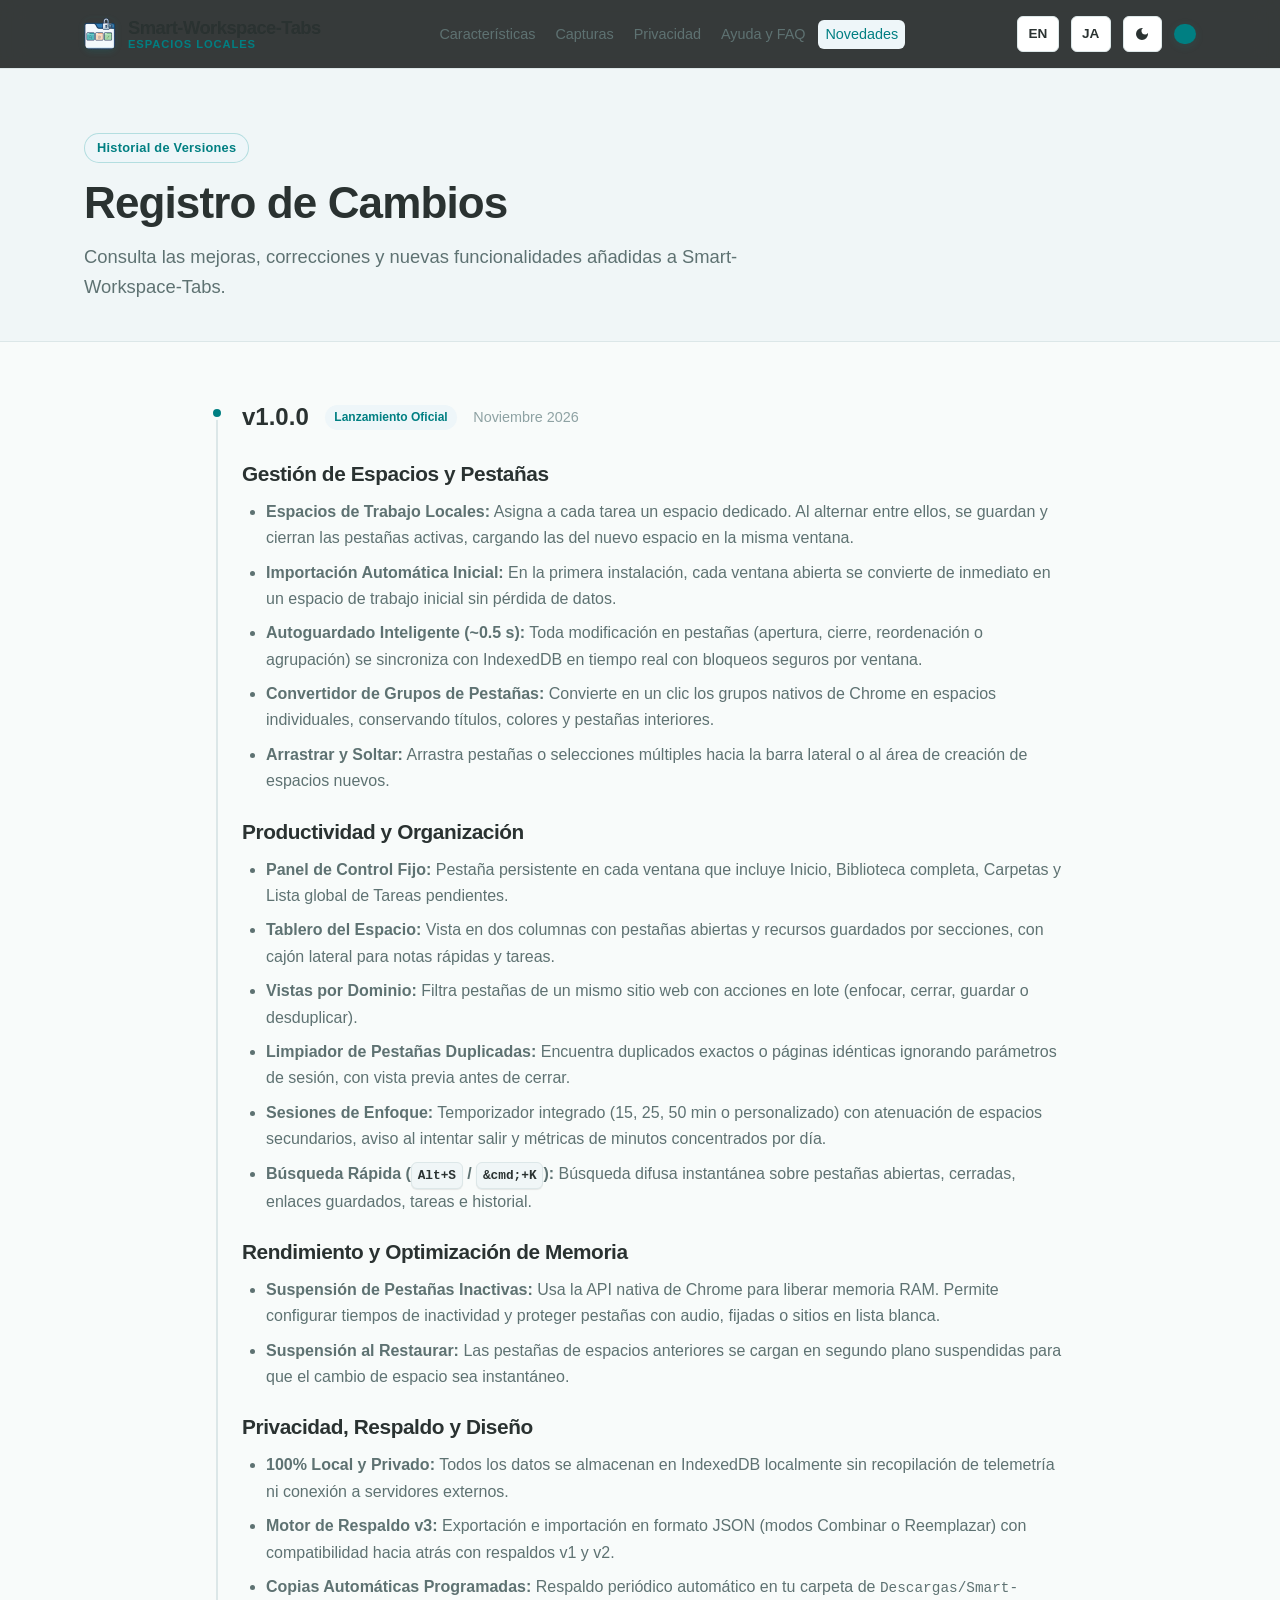
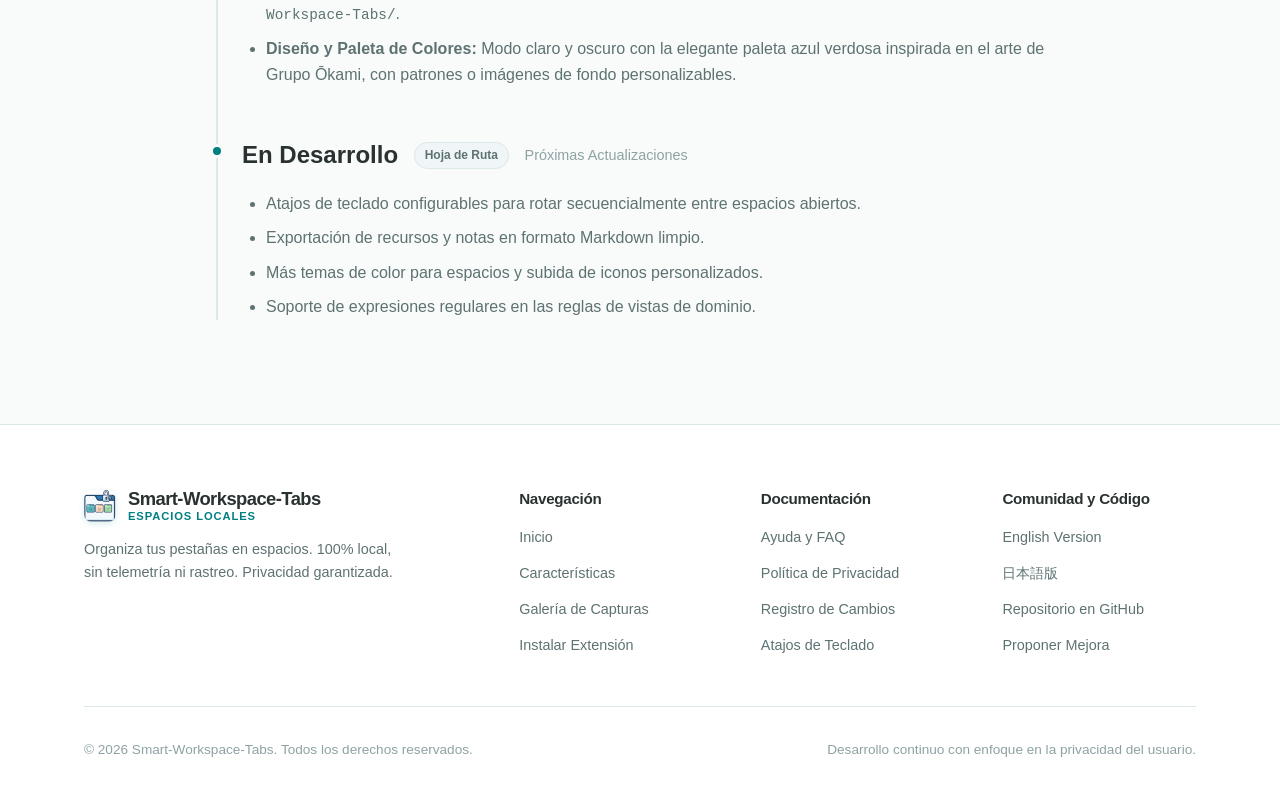
<file: es/changelog.html>
<!DOCTYPE html>
<html lang="es">

<head>
  <meta charset="UTF-8">
  <meta name="viewport" content="width=device-width, initial-scale=1.0">
  <title>Registro de Cambios - Smart-Workspace-Tabs</title>
  <meta name="description"
    content="Historial de versiones y notas de lanzamiento de la extensión Smart-Workspace-Tabs para Chrome.">
  <link rel="icon" type="image/png" sizes="32x32" href="../assets/img/favicon.png">
  <link rel="icon" type="image/png" sizes="128x128" href="../assets/img/logo.png">
  <link rel="stylesheet" href="../assets/css/style.css">
  <link rel="alternate" hreflang="en" href="https://kaxzwisx.github.io/smart-workspace-tabs/changelog.html">
  <link rel="alternate" hreflang="es" href="https://kaxzwisx.github.io/smart-workspace-tabs/es/changelog.html">
  <link rel="alternate" hreflang="ja" href="https://kaxzwisx.github.io/smart-workspace-tabs/ja/changelog.html">
  <link rel="alternate" hreflang="x-default" href="https://kaxzwisx.github.io/smart-workspace-tabs/changelog.html">
</head>

<body>

  <!-- Navegación del Sitio -->
  <header class="site-header">
    <div class="container nav-container">
      <a href="index.html" class="brand-link">
        <img src="../assets/img/logo.png" alt="Logotipo de Smart-Workspace-Tabs" class="brand-logo">
        <div class="brand-title">
          <span class="brand-name">Smart-Workspace-Tabs</span>
          <span class="brand-tag">Espacios Locales</span>
        </div>
      </a>

      <nav>
        <ul class="nav-menu" id="nav-menu">
          <li><a href="index.html#features" class="nav-link">Características</a></li>
          <li><a href="index.html#showcase" class="nav-link">Capturas</a></li>
          <li><a href="privacy.html" class="nav-link">Privacidad</a></li>
          <li><a href="help.html" class="nav-link">Ayuda y FAQ</a></li>
          <li><a href="changelog.html" class="nav-link active">Novedades</a></li>
        </ul>
      </nav>

      <div class="nav-actions">
        <!-- Selector de Idioma -->
        <a href="../changelog.html" class="btn-control" hreflang="en" lang="en" title="Switch to English"
          aria-label="Switch to English">
          <span>EN</span>
        </a>
        <a href="../ja/changelog.html" class="btn-control" hreflang="ja" lang="ja" title="日本語に切り替え"
          aria-label="日本語に切り替え">
          <span>JA</span>
        </a>
        <button id="theme-toggle" class="btn-control" type="button" aria-label="Cambiar tema">
          <svg viewBox="0 0 24 24">
            <path
              d="M12 3a9 9 0 1 0 9 9c0-.46-.04-.92-.1-1.36a5.389 5.389 0 0 1-4.4 2.26 5.403 5.403 0 0 1-3.14-9.8c-.44-.06-.9-.1-1.36-.1z" />
          </svg>
        </button>

        <a href="index.html#install" class="btn btn-primary">
          <span>Instalar Extensión</span>
        </a>

        <button class="mobile-toggle" id="mobile-toggle" aria-label="Abrir menú de navegación" aria-expanded="false">
          <svg width="24" height="24" viewBox="0 0 24 24" fill="none" stroke="currentColor" stroke-width="2">
            <line x1="3" y1="12" x2="21" y2="12" />
            <line x1="3" y1="6" x2="21" y2="6" />
            <line x1="3" y1="18" x2="21" y2="18" />
          </svg>
        </button>
      </div>
    </div>
  </header>

  <main>
    <div class="page-header">
      <div class="container">
        <div class="badge badge-brand" style="margin-bottom: 0.75rem;">Historial de Versiones</div>
        <h1 class="page-title">Registro de Cambios</h1>
        <p class="page-subtitle">
          Consulta las mejoras, correcciones y nuevas funcionalidades añadidas a Smart-Workspace-Tabs.
        </p>
      </div>
    </div>

    <div class="container content-body">
      <div class="timeline">

        <!-- Entrada: Versión 1.0.0 -->
        <article class="timeline-entry">
          <div class="timeline-header">
            <span class="timeline-version">v1.0.0</span>
            <span class="timeline-badge">Lanzamiento Oficial</span>
            <span class="timeline-date">Noviembre 2026</span>
          </div>

          <div class="content-section" style="margin-bottom: 1.5rem;">
            <h3>Gestión de Espacios y Pestañas</h3>
            <ul>
              <li><strong>Espacios de Trabajo Locales:</strong> Asigna a cada tarea un espacio dedicado. Al alternar
                entre ellos, se guardan y cierran las pestañas activas, cargando las del nuevo espacio en la misma
                ventana.</li>
              <li><strong>Importación Automática Inicial:</strong> En la primera instalación, cada ventana abierta se
                convierte de inmediato en un espacio de trabajo inicial sin pérdida de datos.</li>
              <li><strong>Autoguardado Inteligente (~0.5 s):</strong> Toda modificación en pestañas (apertura, cierre,
                reordenación o agrupación) se sincroniza con IndexedDB en tiempo real con bloqueos seguros por ventana.
              </li>
              <li><strong>Convertidor de Grupos de Pestañas:</strong> Convierte en un clic los grupos nativos de Chrome
                en espacios individuales, conservando títulos, colores y pestañas interiores.</li>
              <li><strong>Arrastrar y Soltar:</strong> Arrastra pestañas o selecciones múltiples hacia la barra lateral
                o al área de creación de espacios nuevos.</li>
            </ul>

            <h3>Productividad y Organización</h3>
            <ul>
              <li><strong>Panel de Control Fijo:</strong> Pestaña persistente en cada ventana que incluye Inicio,
                Biblioteca completa, Carpetas y Lista global de Tareas pendientes.</li>
              <li><strong>Tablero del Espacio:</strong> Vista en dos columnas con pestañas abiertas y recursos guardados
                por secciones, con cajón lateral para notas rápidas y tareas.</li>
              <li><strong>Vistas por Dominio:</strong> Filtra pestañas de un mismo sitio web con acciones en lote
                (enfocar, cerrar, guardar o desduplicar).</li>
              <li><strong>Limpiador de Pestañas Duplicadas:</strong> Encuentra duplicados exactos o páginas idénticas
                ignorando parámetros de sesión, con vista previa antes de cerrar.</li>
              <li><strong>Sesiones de Enfoque:</strong> Temporizador integrado (15, 25, 50 min o personalizado) con
                atenuación de espacios secundarios, aviso al intentar salir y métricas de minutos concentrados por día.
              </li>
              <li><strong>Búsqueda Rápida (<kbd>Alt+S</kbd> / <kbd>&cmd;+K</kbd>):</strong> Búsqueda difusa instantánea
                sobre pestañas abiertas, cerradas, enlaces guardados, tareas e historial.</li>
            </ul>

            <h3>Rendimiento y Optimización de Memoria</h3>
            <ul>
              <li><strong>Suspensión de Pestañas Inactivas:</strong> Usa la API nativa de Chrome para liberar memoria
                RAM. Permite configurar tiempos de inactividad y proteger pestañas con audio, fijadas o sitios en lista
                blanca.</li>
              <li><strong>Suspensión al Restaurar:</strong> Las pestañas de espacios anteriores se cargan en segundo
                plano suspendidas para que el cambio de espacio sea instantáneo.</li>
            </ul>

            <h3>Privacidad, Respaldo y Diseño</h3>
            <ul>
              <li><strong>100% Local y Privado:</strong> Todos los datos se almacenan en IndexedDB localmente sin
                recopilación de telemetría ni conexión a servidores externos.</li>
              <li><strong>Motor de Respaldo v3:</strong> Exportación e importación en formato JSON (modos Combinar o
                Reemplazar) con compatibilidad hacia atrás con respaldos v1 y v2.</li>
              <li><strong>Copias Automáticas Programadas:</strong> Respaldo periódico automático en tu carpeta de
                <code>Descargas/Smart-Workspace-Tabs/</code>.
              </li>
              <li><strong>Diseño y Paleta de Colores:</strong> Modo claro y oscuro con la elegante paleta azul verdosa
                inspirada en el arte de Grupo Ōkami, con patrones o imágenes de fondo personalizables.</li>
            </ul>
          </div>
        </article>

        <!-- Próximas Mejoras -->
        <article class="timeline-entry">
          <div class="timeline-header">
            <span class="timeline-version">En Desarrollo</span>
            <span class="timeline-badge"
              style="background: var(--bg-subtle); color: var(--text-muted); border: 1px solid var(--border-subtle);">Hoja
              de Ruta</span>
            <span class="timeline-date">Próximas Actualizaciones</span>
          </div>
          <div class="content-section">
            <ul>
              <li>Atajos de teclado configurables para rotar secuencialmente entre espacios abiertos.</li>
              <li>Exportación de recursos y notas en formato Markdown limpio.</li>
              <li>Más temas de color para espacios y subida de iconos personalizados.</li>
              <li>Soporte de expresiones regulares en las reglas de vistas de dominio.</li>
            </ul>
          </div>
        </article>

      </div>
    </div>
  </main>

  <!-- Pie de Página -->
  <footer class="site-footer">
    <div class="container">
      <div class="footer-grid">
        <div class="footer-brand">
          <a href="index.html" class="brand-link">
            <img src="../assets/img/logo.png" alt="Logotipo de Smart-Workspace-Tabs" class="brand-logo">
            <div class="brand-title">
              <span class="brand-name">Smart-Workspace-Tabs</span>
              <span class="brand-tag">Espacios Locales</span>
            </div>
          </a>
          <p class="footer-desc">
            Organiza tus pestañas en espacios. 100% local, sin telemetría ni rastreo. Privacidad garantizada.
          </p>
        </div>

        <div class="footer-col">
          <h4>Navegación</h4>
          <ul class="footer-links">
            <li><a href="index.html">Inicio</a></li>
            <li><a href="index.html#features">Características</a></li>
            <li><a href="index.html#showcase">Galería de Capturas</a></li>
            <li><a href="index.html#install">Instalar Extensión</a></li>
          </ul>
        </div>

        <div class="footer-col">
          <h4>Documentación</h4>
          <ul class="footer-links">
            <li><a href="help.html">Ayuda y FAQ</a></li>
            <li><a href="privacy.html">Política de Privacidad</a></li>
            <li><a href="changelog.html">Registro de Cambios</a></li>
            <li><a href="help.html#shortcuts">Atajos de Teclado</a></li>
          </ul>
        </div>

        <div class="footer-col">
          <h4>Comunidad y Código</h4>
          <ul class="footer-links">
            <li><a href="../changelog.html" hreflang="en" lang="en">English Version</a></li>
            <li><a href="../ja/changelog.html" hreflang="ja" lang="ja">日本語版</a></li>
            <li><a href="https://github.com/kaxzwisx/smart-workspace-tabs" target="_blank"
                rel="noopener noreferrer">Repositorio en GitHub</a></li>
            <li><a href="https://github.com/kaxzwisx/smart-workspace-tabs/issues" target="_blank"
                rel="noopener noreferrer">Proponer Mejora</a></li>
          </ul>
        </div>
      </div>

      <div class="footer-bottom">
        <div>&copy; 2026 Smart-Workspace-Tabs. Todos los derechos reservados.</div>
        <div>Desarrollo continuo con enfoque en la privacidad del usuario.</div>
      </div>
    </div>
  </footer>

  <script src="../assets/js/main.js"></script>
</body>

</html>
</file>
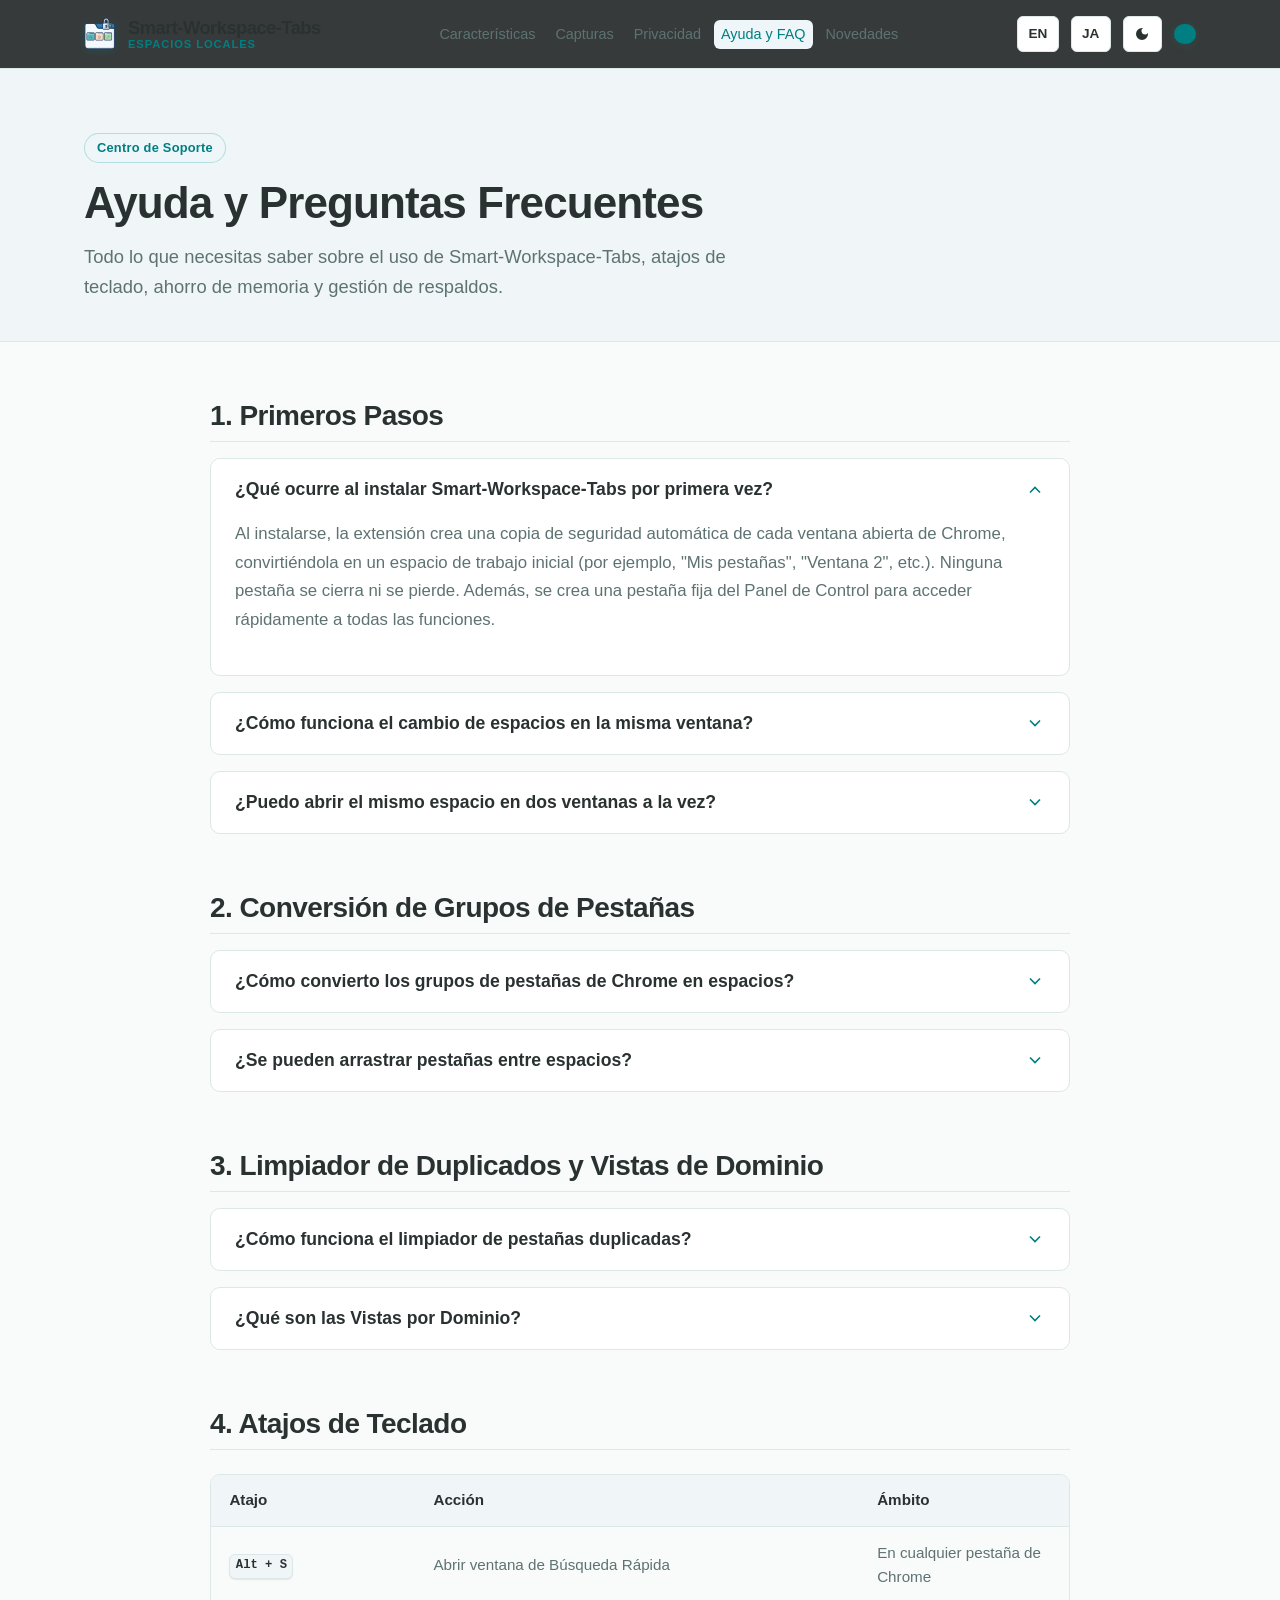
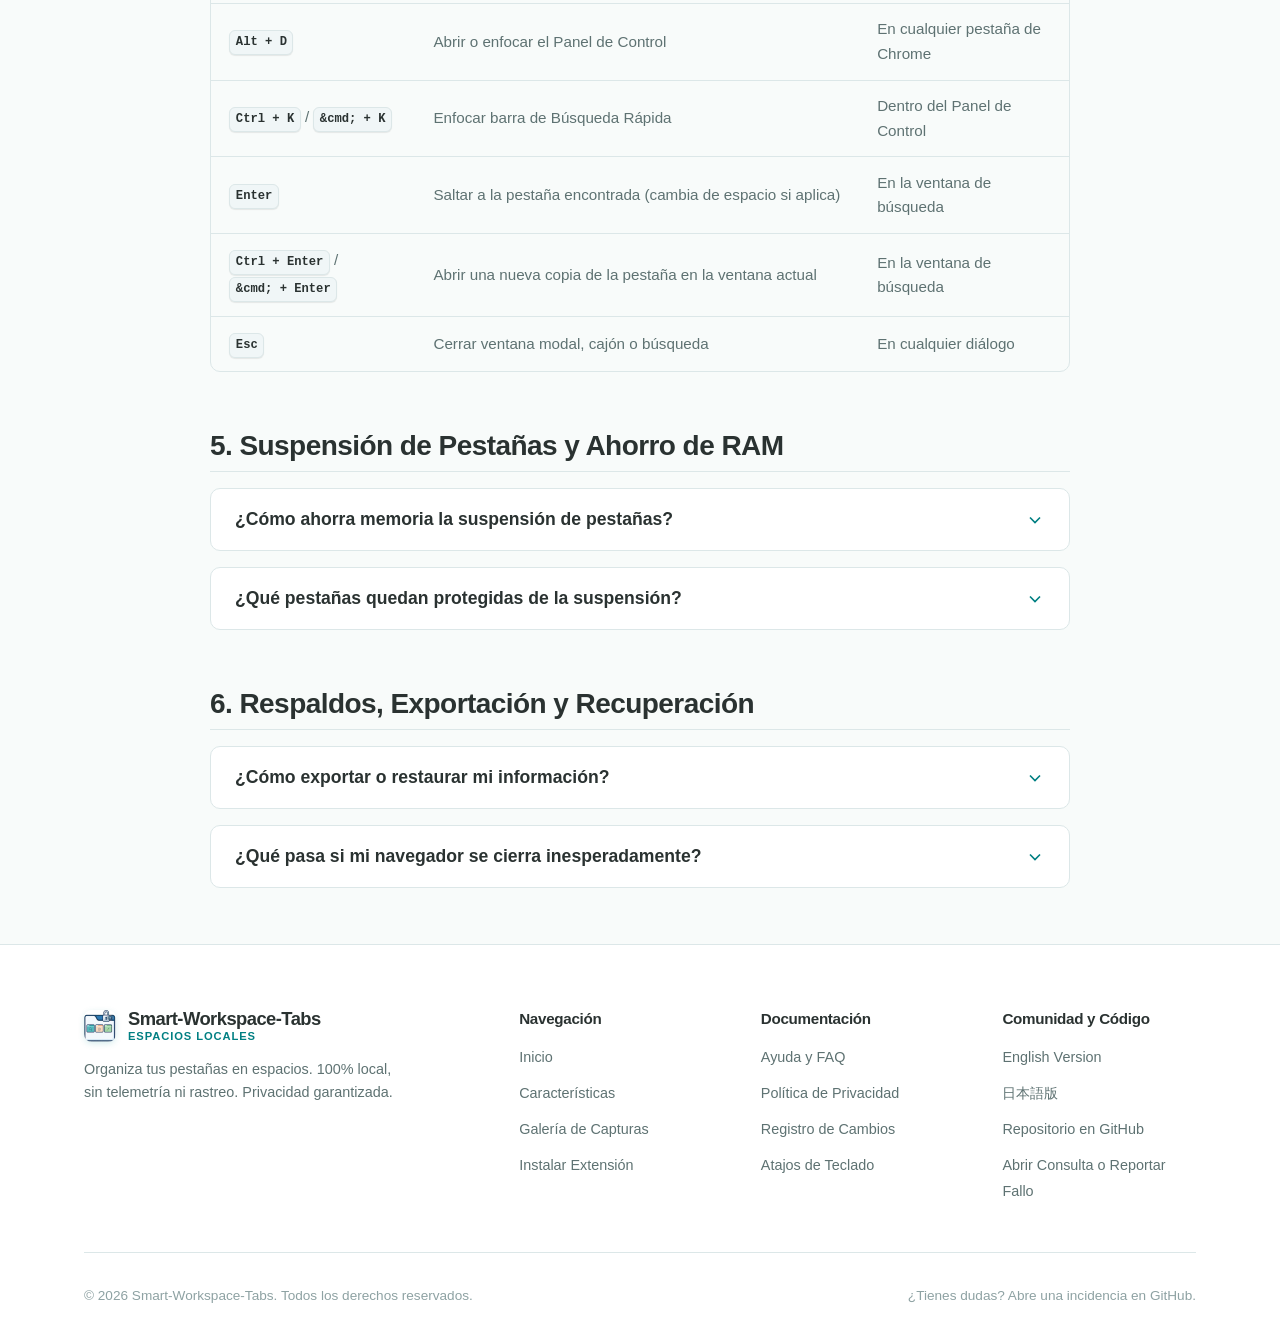
<file: es/help.html>
<!DOCTYPE html>
<html lang="es">

<head>
  <meta charset="UTF-8">
  <meta name="viewport" content="width=device-width, initial-scale=1.0">
  <title>Ayuda y Preguntas Frecuentes - Smart-Workspace-Tabs</title>
  <meta name="description"
    content="Centro de ayuda, atajos de teclado y preguntas frecuentes sobre la extensión Smart-Workspace-Tabs para Chrome.">
  <link rel="icon" type="image/png" sizes="32x32" href="../assets/img/favicon.png">
  <link rel="icon" type="image/png" sizes="128x128" href="../assets/img/logo.png">
  <link rel="stylesheet" href="../assets/css/style.css">
  <link rel="alternate" hreflang="en" href="https://kaxzwisx.github.io/smart-workspace-tabs/help.html">
  <link rel="alternate" hreflang="es" href="https://kaxzwisx.github.io/smart-workspace-tabs/es/help.html">
  <link rel="alternate" hreflang="ja" href="https://kaxzwisx.github.io/smart-workspace-tabs/ja/help.html">
  <link rel="alternate" hreflang="x-default" href="https://kaxzwisx.github.io/smart-workspace-tabs/help.html">
</head>

<body>

  <!-- Navegación del Sitio -->
  <header class="site-header">
    <div class="container nav-container">
      <a href="index.html" class="brand-link">
        <img src="../assets/img/logo.png" alt="Logotipo de Smart-Workspace-Tabs" class="brand-logo">
        <div class="brand-title">
          <span class="brand-name">Smart-Workspace-Tabs</span>
          <span class="brand-tag">Espacios Locales</span>
        </div>
      </a>

      <nav>
        <ul class="nav-menu" id="nav-menu">
          <li><a href="index.html#features" class="nav-link">Características</a></li>
          <li><a href="index.html#showcase" class="nav-link">Capturas</a></li>
          <li><a href="privacy.html" class="nav-link">Privacidad</a></li>
          <li><a href="help.html" class="nav-link active">Ayuda y FAQ</a></li>
          <li><a href="changelog.html" class="nav-link">Novedades</a></li>
        </ul>
      </nav>

      <div class="nav-actions">
        <!-- Selector de Idioma -->
        <a href="../help.html" class="btn-control" hreflang="en" lang="en" title="Switch to English"
          aria-label="Switch to English">
          <span>EN</span>
        </a>
        <a href="../ja/help.html" class="btn-control" hreflang="ja" lang="ja" title="日本語に切り替え" aria-label="日本語に切り替え">
          <span>JA</span>
        </a>
        <button id="theme-toggle" class="btn-control" type="button" aria-label="Cambiar tema">
          <svg viewBox="0 0 24 24">
            <path
              d="M12 3a9 9 0 1 0 9 9c0-.46-.04-.92-.1-1.36a5.389 5.389 0 0 1-4.4 2.26 5.403 5.403 0 0 1-3.14-9.8c-.44-.06-.9-.1-1.36-.1z" />
          </svg>
        </button>

        <a href="index.html#install" class="btn btn-primary">
          <span>Instalar Extensión</span>
        </a>

        <button class="mobile-toggle" id="mobile-toggle" aria-label="Abrir menú de navegación" aria-expanded="false">
          <svg width="24" height="24" viewBox="0 0 24 24" fill="none" stroke="currentColor" stroke-width="2">
            <line x1="3" y1="12" x2="21" y2="12" />
            <line x1="3" y1="6" x2="21" y2="6" />
            <line x1="3" y1="18" x2="21" y2="18" />
          </svg>
        </button>
      </div>
    </div>
  </header>

  <main>
    <div class="page-header">
      <div class="container">
        <div class="badge badge-brand" style="margin-bottom: 0.75rem;">Centro de Soporte</div>
        <h1 class="page-title">Ayuda y Preguntas Frecuentes</h1>
        <p class="page-subtitle">
          Todo lo que necesitas saber sobre el uso de Smart-Workspace-Tabs, atajos de teclado, ahorro de memoria y
          gestión de respaldos.
        </p>
      </div>
    </div>

    <div class="container content-body">
      <!-- Sección: Primeros Pasos -->
      <section class="content-section" id="getting-started">
        <h2>1. Primeros Pasos</h2>
        <div class="faq-list">
          <div class="faq-item open">
            <button class="faq-question" type="button">
              <span>¿Qué ocurre al instalar Smart-Workspace-Tabs por primera vez?</span>
              <svg class="faq-icon" viewBox="0 0 24 24" fill="none" stroke="currentColor" stroke-width="2">
                <polyline points="6 9 12 15 18 9" />
              </svg>
            </button>
            <div class="faq-answer">
              <p>
                Al instalarse, la extensión crea una copia de seguridad automática de cada ventana abierta de Chrome,
                convirtiéndola en un espacio de trabajo inicial (por ejemplo, "Mis pestañas", "Ventana 2", etc.).
                Ninguna pestaña se cierra ni se pierde. Además, se crea una pestaña fija del Panel de Control para
                acceder rápidamente a todas las funciones.
              </p>
            </div>
          </div>

          <div class="faq-item">
            <button class="faq-question" type="button">
              <span>¿Cómo funciona el cambio de espacios en la misma ventana?</span>
              <svg class="faq-icon" viewBox="0 0 24 24" fill="none" stroke="currentColor" stroke-width="2">
                <polyline points="6 9 12 15 18 9" />
              </svg>
            </button>
            <div class="faq-answer">
              <p>
                Debido a que Chrome no permite "ocultar" pestañas de forma nativa, la extensión ejecuta un proceso
                ordenado de cuatro pasos:
              </p>
              <ol style="margin-left: 1.5rem; margin-top: 0.5rem; color: var(--text-muted);">
                <li>Guarda el estado actual de las pestañas y grupos en el espacio activo.</li>
                <li>Restaura las pestañas, fijadas y grupos del nuevo espacio seleccionado.</li>
                <li>Cierra las pestañas anteriores manteniendo la pestaña fija del Panel activa para no cerrar la
                  ventana.</li>
                <li>Pone las pestañas secundarias en modo de suspensión para no consumir memoria hasta que hagas clic en
                  ellas.</li>
              </ol>
            </div>
          </div>

          <div class="faq-item">
            <button class="faq-question" type="button">
              <span>¿Puedo abrir el mismo espacio en dos ventanas a la vez?</span>
              <svg class="faq-icon" viewBox="0 0 24 24" fill="none" stroke="currentColor" stroke-width="2">
                <polyline points="6 9 12 15 18 9" />
              </svg>
            </button>
            <div class="faq-answer">
              <p>
                Por diseño y seguridad de tus datos, cada espacio de trabajo solo puede estar abierto en una ventana a
                la vez. Si seleccionas un espacio que ya está en uso en otra ventana, Smart-Workspace-Tabs enfocará
                dicha ventana y la traerá al primer plano.
              </p>
            </div>
          </div>
        </div>
      </section>

      <!-- Sección: Grupos de Pestañas -->
      <section class="content-section" id="tab-groups">
        <h2>2. Conversión de Grupos de Pestañas</h2>
        <div class="faq-list">
          <div class="faq-item">
            <button class="faq-question" type="button">
              <span>¿Cómo convierto los grupos de pestañas de Chrome en espacios?</span>
              <svg class="faq-icon" viewBox="0 0 24 24" fill="none" stroke="currentColor" stroke-width="2">
                <polyline points="6 9 12 15 18 9" />
              </svg>
            </button>
            <div class="faq-answer">
              <p>
                Puedes convertirlos fácilmente desde varios accesos:
              </p>
              <ul style="margin-left: 1.5rem; margin-top: 0.5rem; color: var(--text-muted);">
                <li>Desde <strong>Ajustes &rsaquo; General</strong>: pulsa en "Convertir Grupos de Pestañas de Chrome".
                </li>
                <li>Desde el aviso superior en la lista de pestañas de cualquier espacio.</li>
                <li>Desde la biblioteca de espacios en la pantalla de Inicio.</li>
              </ul>
              <p style="margin-top: 0.5rem;">
                Cada grupo se convierte en un espacio independiente preservando su nombre, etiqueta de color y todas sus
                pestañas. Las pestañas no agrupadas se mantienen abiertas.
              </p>
            </div>
          </div>

          <div class="faq-item">
            <button class="faq-question" type="button">
              <span>¿Se pueden arrastrar pestañas entre espacios?</span>
              <svg class="faq-icon" viewBox="0 0 24 24" fill="none" stroke="currentColor" stroke-width="2">
                <polyline points="6 9 12 15 18 9" />
              </svg>
            </button>
            <div class="faq-answer">
              <p>
                ¡Sí! En la vista de tablero puedes arrastrar pestañas individuales o grupos seleccionados directamente
                sobre cualquier espacio en la barra lateral, o soltarlas en el área "Soltar pestañas aquí" para crear un
                espacio nuevo al instante.
              </p>
            </div>
          </div>
        </div>
      </section>

      <!-- Sección: Duplicados y Vistas de Dominio -->
      <section class="content-section" id="duplicates">
        <h2>3. Limpiador de Duplicados y Vistas de Dominio</h2>
        <div class="faq-list">
          <div class="faq-item">
            <button class="faq-question" type="button">
              <span>¿Cómo funciona el limpiador de pestañas duplicadas?</span>
              <svg class="faq-icon" viewBox="0 0 24 24" fill="none" stroke="currentColor" stroke-width="2">
                <polyline points="6 9 12 15 18 9" />
              </svg>
            </button>
            <div class="faq-answer">
              <p>
                Dispone de dos métodos de comparación:
              </p>
              <ul style="margin-left: 1.5rem; margin-top: 0.5rem; color: var(--text-muted);">
                <li><strong>URL Exacta:</strong> Compara pestañas cuya dirección web coincide al 100%.</li>
                <li><strong>Ignorar Parámetros y Hash:</strong> Identifica la misma página incluso si contiene
                  identificadores de sesión o etiquetas de seguimiento (como <code>?utm_source</code>).</li>
              </ul>
              <p style="margin-top: 0.5rem;">
                Antes de cerrar nada, una ventana de vista previa muestra qué pestaña se conservará (la fijada, activa o
                más reciente) y cuáles se cerrarán.
              </p>
            </div>
          </div>

          <div class="faq-item">
            <button class="faq-question" type="button">
              <span>¿Qué son las Vistas por Dominio?</span>
              <svg class="faq-icon" viewBox="0 0 24 24" fill="none" stroke="currentColor" stroke-width="2">
                <polyline points="6 9 12 15 18 9" />
              </svg>
            </button>
            <div class="faq-answer">
              <p>
                Una Vista de Dominio es una pestaña personalizada dentro de un espacio que aísla un sitio web en
                particular (como <code>github.com</code> o <code>docs.google.com</code>). Reúne todas las pestañas
                abiertas o guardadas de ese dominio y subdominios, permitiendo acciones en lote: enfocar, cerrar todas,
                guardar como recursos o limpiar duplicados específicos.
              </p>
            </div>
          </div>
        </div>
      </section>

      <!-- Sección: Atajos de Teclado -->
      <section class="content-section" id="shortcuts">
        <h2>4. Atajos de Teclado</h2>
        <div class="table-wrapper">
          <table>
            <thead>
              <tr>
                <th>Atajo</th>
                <th>Acción</th>
                <th>Ámbito</th>
              </tr>
            </thead>
            <tbody>
              <tr>
                <td><kbd>Alt + S</kbd></td>
                <td>Abrir ventana de Búsqueda Rápida</td>
                <td>En cualquier pestaña de Chrome</td>
              </tr>
              <tr>
                <td><kbd>Alt + D</kbd></td>
                <td>Abrir o enfocar el Panel de Control</td>
                <td>En cualquier pestaña de Chrome</td>
              </tr>
              <tr>
                <td><kbd>Ctrl + K</kbd> / <kbd>&cmd; + K</kbd></td>
                <td>Enfocar barra de Búsqueda Rápida</td>
                <td>Dentro del Panel de Control</td>
              </tr>
              <tr>
                <td><kbd>Enter</kbd></td>
                <td>Saltar a la pestaña encontrada (cambia de espacio si aplica)</td>
                <td>En la ventana de búsqueda</td>
              </tr>
              <tr>
                <td><kbd>Ctrl + Enter</kbd> / <kbd>&cmd; + Enter</kbd></td>
                <td>Abrir una nueva copia de la pestaña en la ventana actual</td>
                <td>En la ventana de búsqueda</td>
              </tr>
              <tr>
                <td><kbd>Esc</kbd></td>
                <td>Cerrar ventana modal, cajón o búsqueda</td>
                <td>En cualquier diálogo</td>
              </tr>
            </tbody>
          </table>
        </div>
      </section>

      <!-- Sección: Ahorro de Memoria -->
      <section class="content-section" id="sleeping">
        <h2>5. Suspensión de Pestañas y Ahorro de RAM</h2>
        <div class="faq-list">
          <div class="faq-item">
            <button class="faq-question" type="button">
              <span>¿Cómo ahorra memoria la suspensión de pestañas?</span>
              <svg class="faq-icon" viewBox="0 0 24 24" fill="none" stroke="currentColor" stroke-width="2">
                <polyline points="6 9 12 15 18 9" />
              </svg>
            </button>
            <div class="faq-answer">
              <p>
                Utiliza la API nativa de descarte de Chrome. Al suspender una pestaña, el navegador libera la memoria
                RAM asociada a los procesos JavaScript y renderizado, reduciendo el consumo de ~200-400 MB por pestaña a
                solo unos pocos kilobytes. La pestaña sigue visible y al hacer clic en ella vuelve a cargar de
                inmediato.
              </p>
            </div>
          </div>

          <div class="faq-item">
            <button class="faq-question" type="button">
              <span>¿Qué pestañas quedan protegidas de la suspensión?</span>
              <svg class="faq-icon" viewBox="0 0 24 24" fill="none" stroke="currentColor" stroke-width="2">
                <polyline points="6 9 12 15 18 9" />
              </svg>
            </button>
            <div class="faq-answer">
              <p>
                De forma predeterminada, la extensión nunca suspende:
              </p>
              <ul style="margin-left: 1.5rem; margin-top: 0.5rem; color: var(--text-muted);">
                <li>Pestañas fijadas.</li>
                <li>Pestañas reproduciendo sonido o vídeo (Spotify, YouTube, videollamadas).</li>
                <li>La pestaña que estás viendo activamente.</li>
                <li>Cualquier dominio o URL añadida a tu lista de exclusión en <strong>Ajustes &rsaquo; Suspensión de
                    pestañas</strong>.</li>
              </ul>
            </div>
          </div>
        </div>
      </section>

      <!-- Sección: Respaldos y Restauración -->
      <section class="content-section" id="backups">
        <h2>6. Respaldos, Exportación y Recuperación</h2>
        <div class="faq-list">
          <div class="faq-item">
            <button class="faq-question" type="button">
              <span>¿Cómo exportar o restaurar mi información?</span>
              <svg class="faq-icon" viewBox="0 0 24 24" fill="none" stroke="currentColor" stroke-width="2">
                <polyline points="6 9 12 15 18 9" />
              </svg>
            </button>
            <div class="faq-answer">
              <p>
                Dirígete a <strong>Ajustes &rsaquo; Respaldo y datos</strong> en el panel de control.
              </p>
              <ul style="margin-left: 1.5rem; margin-top: 0.5rem; color: var(--text-muted);">
                <li><strong>Exportar Respaldo:</strong> Descarga un archivo
                  <code>smart-workspace-tabs-backup-AAAA-MM-DD.json</code>.
                </li>
                <li><strong>Importar Respaldo:</strong> Puedes elegir entre <em>Combinar</em> (añade nuevos espacios sin
                  modificar los actuales) o <em>Reemplazar</em> (restaura la copia íntegra).</li>
                <li><strong>Respaldo Automático:</strong> Guarda copias diarias en tu carpeta local
                  <code>Descargas/Smart-Workspace-Tabs/</code> sin intervención.
                </li>
              </ul>
            </div>
          </div>

          <div class="faq-item">
            <button class="faq-question" type="button">
              <span>¿Qué pasa si mi navegador se cierra inesperadamente?</span>
              <svg class="faq-icon" viewBox="0 0 24 24" fill="none" stroke="currentColor" stroke-width="2">
                <polyline points="6 9 12 15 18 9" />
              </svg>
            </button>
            <div class="faq-answer">
              <p>
                Al reiniciar Chrome, el servicio en segundo plano analiza las ventanas abiertas y las empareja con tus
                espacios guardados. Si una ventana tiene pestañas que no corresponden a ningún espacio existente, las
                guarda en un espacio seguro llamado "Pestañas no guardadas", garantizando que nunca pierdas información.
              </p>
            </div>
          </div>
        </div>
      </section>
    </div>
  </main>

  <!-- Pie de Página -->
  <footer class="site-footer">
    <div class="container">
      <div class="footer-grid">
        <div class="footer-brand">
          <a href="index.html" class="brand-link">
            <img src="../assets/img/logo.png" alt="Logotipo de Smart-Workspace-Tabs" class="brand-logo">
            <div class="brand-title">
              <span class="brand-name">Smart-Workspace-Tabs</span>
              <span class="brand-tag">Espacios Locales</span>
            </div>
          </a>
          <p class="footer-desc">
            Organiza tus pestañas en espacios. 100% local, sin telemetría ni rastreo. Privacidad garantizada.
          </p>
        </div>

        <div class="footer-col">
          <h4>Navegación</h4>
          <ul class="footer-links">
            <li><a href="index.html">Inicio</a></li>
            <li><a href="index.html#features">Características</a></li>
            <li><a href="index.html#showcase">Galería de Capturas</a></li>
            <li><a href="index.html#install">Instalar Extensión</a></li>
          </ul>
        </div>

        <div class="footer-col">
          <h4>Documentación</h4>
          <ul class="footer-links">
            <li><a href="help.html">Ayuda y FAQ</a></li>
            <li><a href="privacy.html">Política de Privacidad</a></li>
            <li><a href="changelog.html">Registro de Cambios</a></li>
            <li><a href="help.html#shortcuts">Atajos de Teclado</a></li>
          </ul>
        </div>

        <div class="footer-col">
          <h4>Comunidad y Código</h4>
          <ul class="footer-links">
            <li><a href="../help.html" hreflang="en" lang="en">English Version</a></li>
            <li><a href="../ja/help.html" hreflang="ja" lang="ja">日本語版</a></li>
            <li><a href="https://github.com/kaxzwisx/smart-workspace-tabs" target="_blank"
                rel="noopener noreferrer">Repositorio en GitHub</a></li>
            <li><a href="https://github.com/kaxzwisx/smart-workspace-tabs/issues" target="_blank"
                rel="noopener noreferrer">Abrir Consulta o Reportar Fallo</a></li>
          </ul>
        </div>
      </div>

      <div class="footer-bottom">
        <div>&copy; 2026 Smart-Workspace-Tabs. Todos los derechos reservados.</div>
        <div>¿Tienes dudas? Abre una incidencia en GitHub.</div>
      </div>
    </div>
  </footer>

  <script src="../assets/js/main.js"></script>
</body>

</html>
</file>
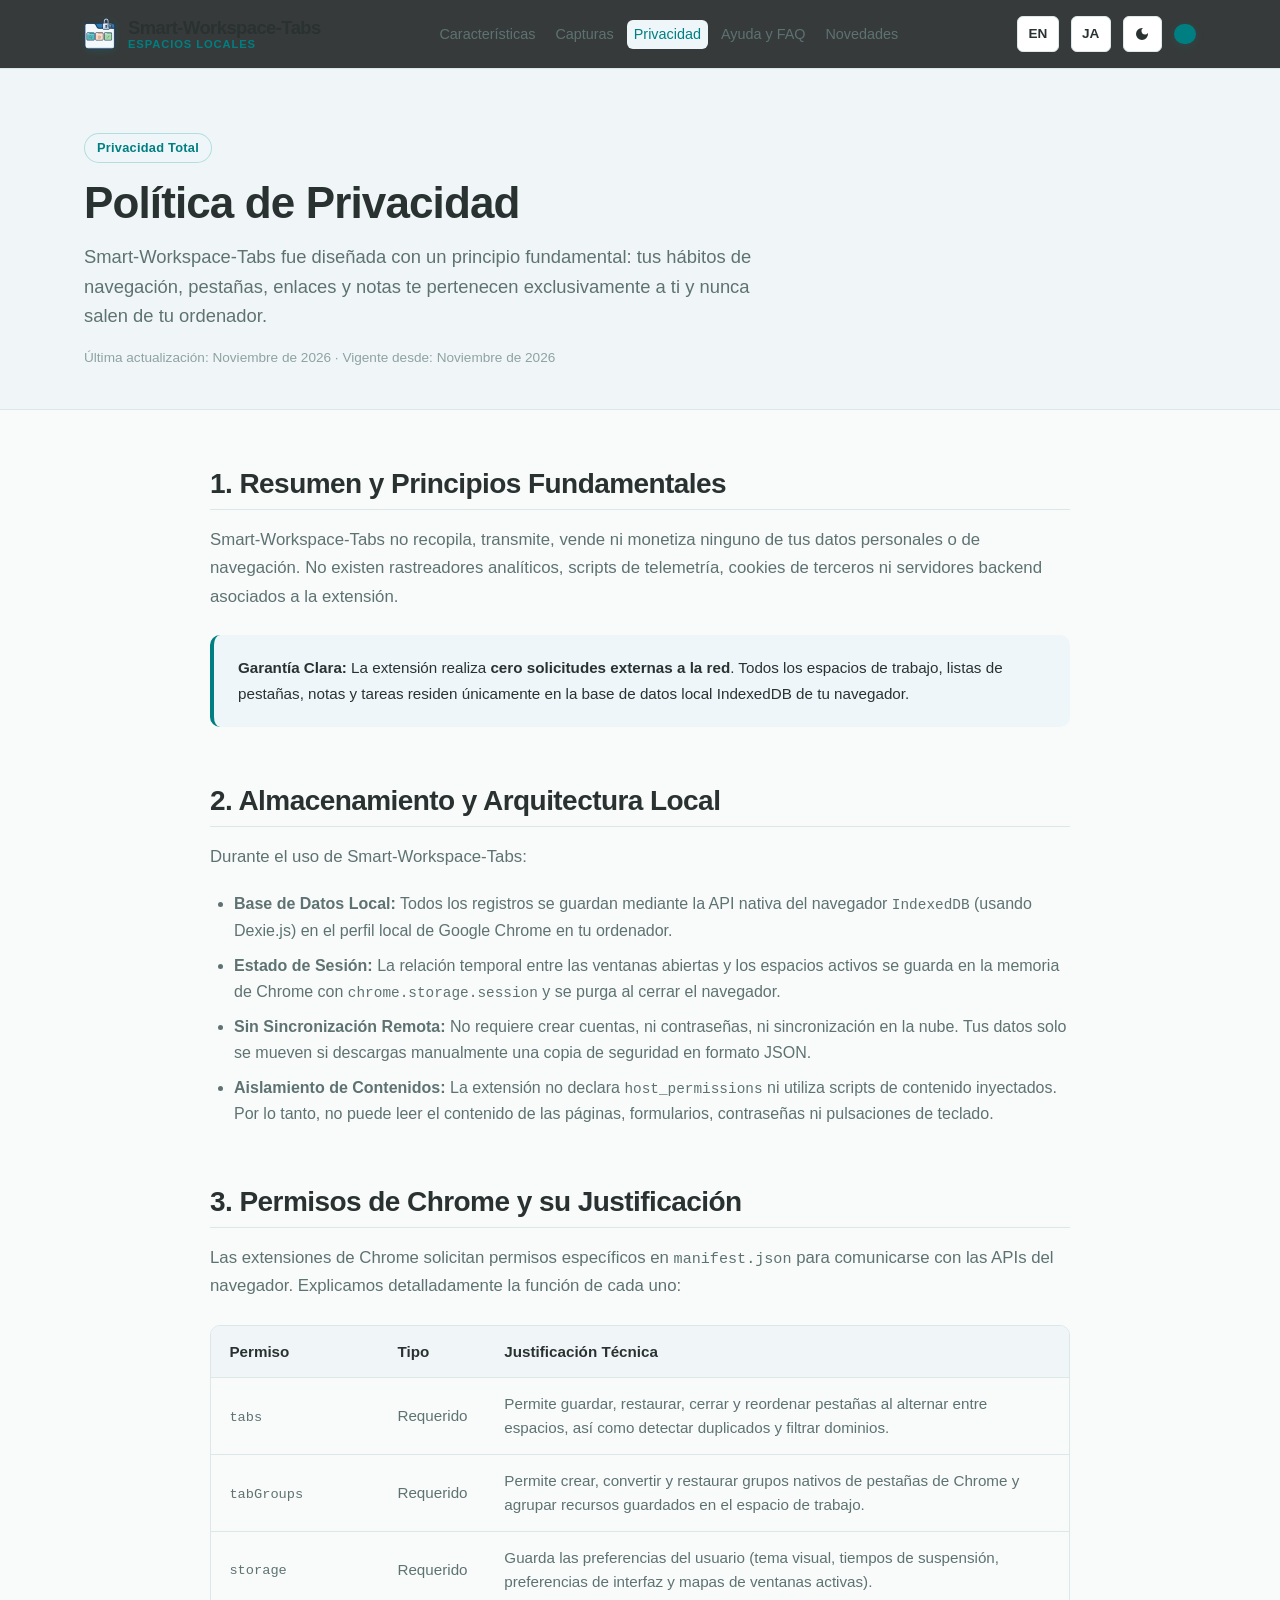
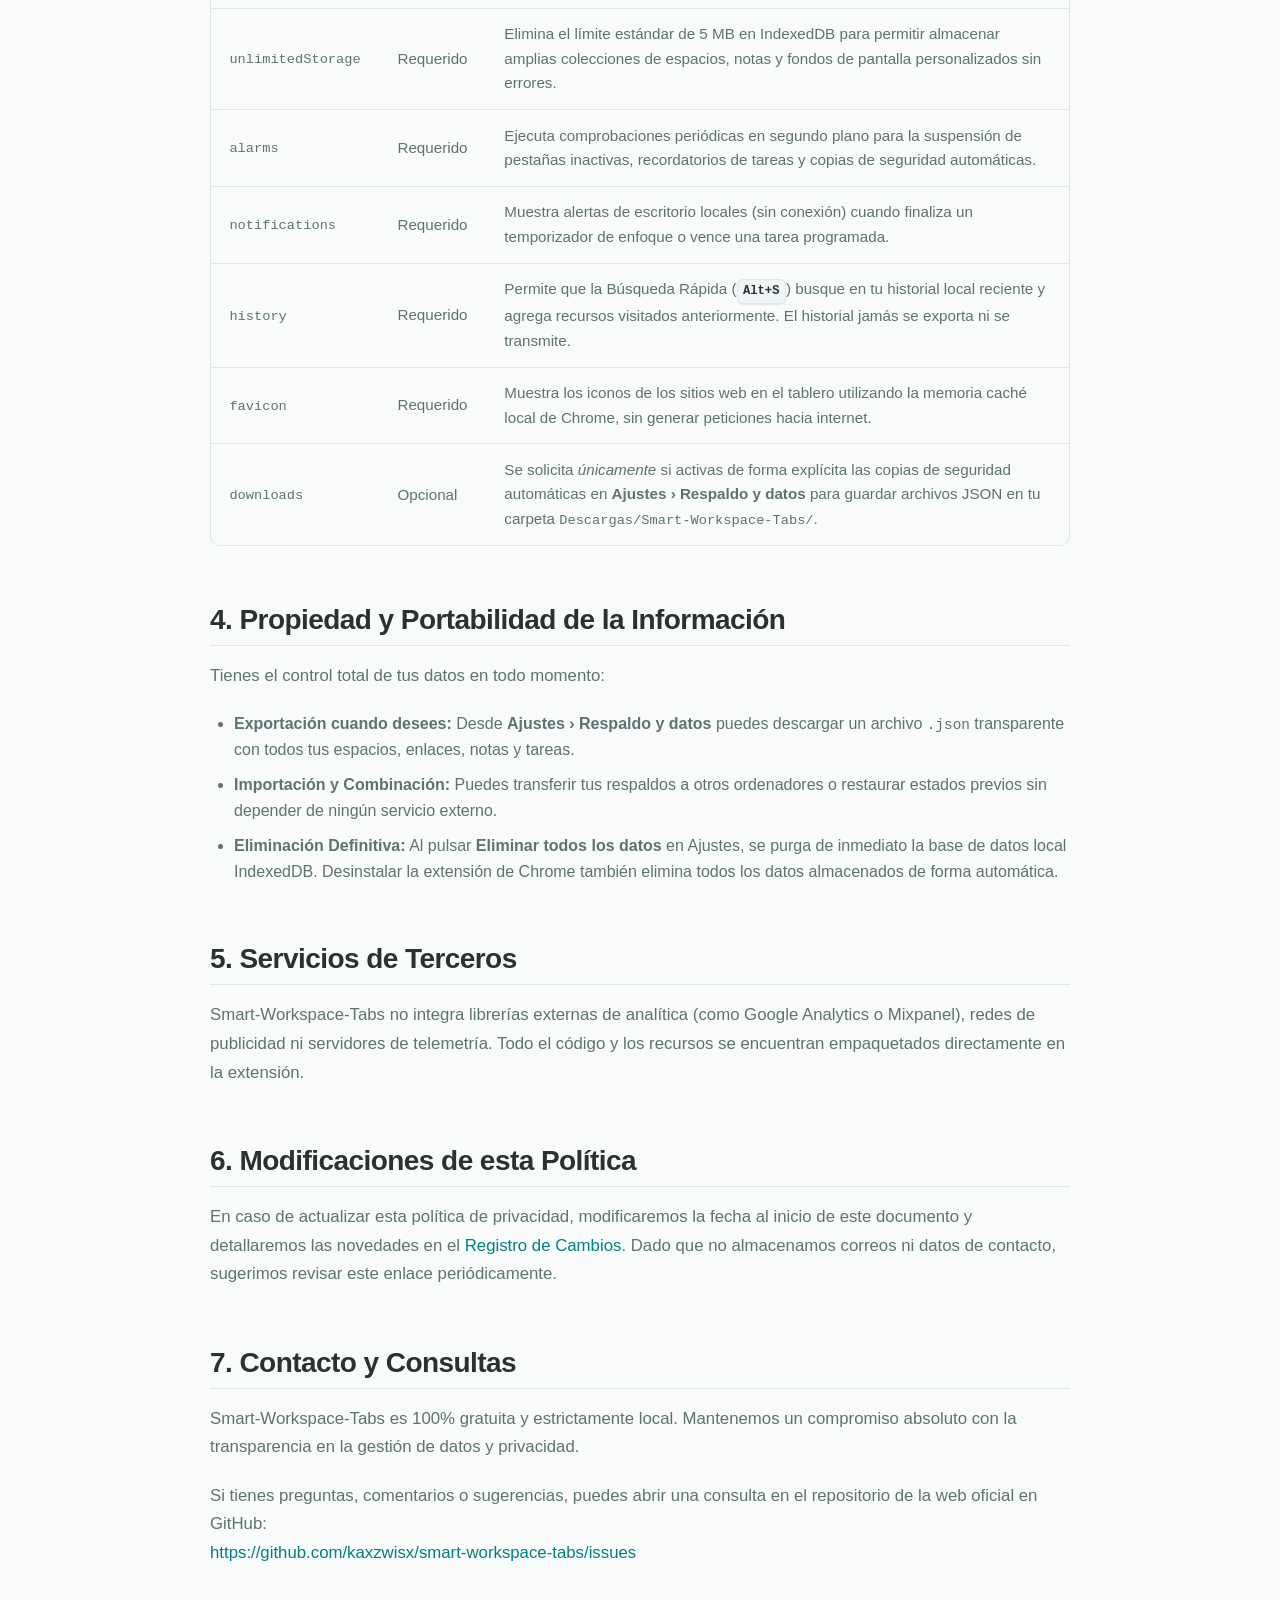
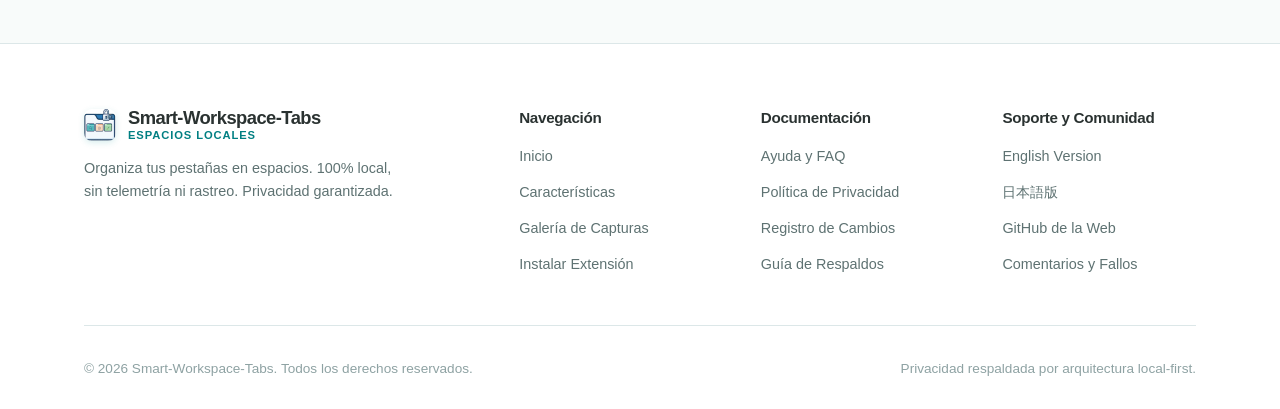
<file: es/privacy.html>
<!DOCTYPE html>
<html lang="es">

<head>
  <meta charset="UTF-8">
  <meta name="viewport" content="width=device-width, initial-scale=1.0">
  <title>Política de Privacidad - Smart-Workspace-Tabs</title>
  <meta name="description"
    content="Política de Privacidad de la extensión Smart-Workspace-Tabs. 100% local, cero telemetría y sin servidores.">
  <link rel="icon" type="image/png" sizes="32x32" href="../assets/img/favicon.png">
  <link rel="icon" type="image/png" sizes="128x128" href="../assets/img/logo.png">
  <link rel="stylesheet" href="../assets/css/style.css">
  <link rel="alternate" hreflang="en" href="https://kaxzwisx.github.io/smart-workspace-tabs/privacy.html">
  <link rel="alternate" hreflang="es" href="https://kaxzwisx.github.io/smart-workspace-tabs/es/privacy.html">
  <link rel="alternate" hreflang="ja" href="https://kaxzwisx.github.io/smart-workspace-tabs/ja/privacy.html">
  <link rel="alternate" hreflang="x-default" href="https://kaxzwisx.github.io/smart-workspace-tabs/privacy.html">
</head>

<body>

  <!-- Navegación del Sitio -->
  <header class="site-header">
    <div class="container nav-container">
      <a href="index.html" class="brand-link">
        <img src="../assets/img/logo.png" alt="Logotipo de Smart-Workspace-Tabs" class="brand-logo">
        <div class="brand-title">
          <span class="brand-name">Smart-Workspace-Tabs</span>
          <span class="brand-tag">Espacios Locales</span>
        </div>
      </a>

      <nav>
        <ul class="nav-menu" id="nav-menu">
          <li><a href="index.html#features" class="nav-link">Características</a></li>
          <li><a href="index.html#showcase" class="nav-link">Capturas</a></li>
          <li><a href="privacy.html" class="nav-link active">Privacidad</a></li>
          <li><a href="help.html" class="nav-link">Ayuda y FAQ</a></li>
          <li><a href="changelog.html" class="nav-link">Novedades</a></li>
        </ul>
      </nav>

      <div class="nav-actions">
        <!-- Selector de Idioma -->
        <a href="../privacy.html" class="btn-control" hreflang="en" lang="en" title="Switch to English"
          aria-label="Switch to English">
          <span>EN</span>
        </a>
        <a href="../ja/privacy.html" class="btn-control" hreflang="ja" lang="ja" title="日本語に切り替え" aria-label="日本語に切り替え">
          <span>JA</span>
        </a>
        <button id="theme-toggle" class="btn-control" type="button" aria-label="Cambiar tema">
          <svg viewBox="0 0 24 24">
            <path
              d="M12 3a9 9 0 1 0 9 9c0-.46-.04-.92-.1-1.36a5.389 5.389 0 0 1-4.4 2.26 5.403 5.403 0 0 1-3.14-9.8c-.44-.06-.9-.1-1.36-.1z" />
          </svg>
        </button>

        <a href="index.html#install" class="btn btn-primary">
          <span>Instalar Extensión</span>
        </a>

        <button class="mobile-toggle" id="mobile-toggle" aria-label="Abrir menú de navegación" aria-expanded="false">
          <svg width="24" height="24" viewBox="0 0 24 24" fill="none" stroke="currentColor" stroke-width="2">
            <line x1="3" y1="12" x2="21" y2="12" />
            <line x1="3" y1="6" x2="21" y2="6" />
            <line x1="3" y1="18" x2="21" y2="18" />
          </svg>
        </button>
      </div>
    </div>
  </header>

  <main>
    <div class="page-header">
      <div class="container">
        <div class="badge badge-brand" style="margin-bottom: 0.75rem;">Privacidad Total</div>
        <h1 class="page-title">Política de Privacidad</h1>
        <p class="page-subtitle">
          Smart-Workspace-Tabs fue diseñada con un principio fundamental: tus hábitos de navegación, pestañas, enlaces y
          notas te pertenecen exclusivamente a ti y nunca salen de tu ordenador.
        </p>
        <div class="page-meta">Última actualización: Noviembre de 2026 · Vigente desde: Noviembre de 2026</div>
      </div>
    </div>

    <div class="container content-body">
      <!-- Sección 1 -->
      <section class="content-section">
        <h2>1. Resumen y Principios Fundamentales</h2>
        <p>
          Smart-Workspace-Tabs no recopila, transmite, vende ni monetiza ninguno de tus datos personales o de
          navegación.
          No existen rastreadores analíticos, scripts de telemetría, cookies de terceros ni servidores backend asociados
          a la extensión.
        </p>
        <div class="callout">
          <p>
            <strong>Garantía Clara:</strong> La extensión realiza <strong>cero solicitudes externas a la red</strong>.
            Todos los espacios de trabajo, listas de pestañas, notas y tareas residen únicamente en la base de datos
            local IndexedDB de tu navegador.
          </p>
        </div>
      </section>

      <!-- Sección 2 -->
      <section class="content-section">
        <h2>2. Almacenamiento y Arquitectura Local</h2>
        <p>
          Durante el uso de Smart-Workspace-Tabs:
        </p>
        <ul>
          <li><strong>Base de Datos Local:</strong> Todos los registros se guardan mediante la API nativa del navegador
            <code>IndexedDB</code> (usando Dexie.js) en el perfil local de Google Chrome en tu ordenador.
          </li>
          <li><strong>Estado de Sesión:</strong> La relación temporal entre las ventanas abiertas y los espacios activos
            se guarda en la memoria de Chrome con <code>chrome.storage.session</code> y se purga al cerrar el navegador.
          </li>
          <li><strong>Sin Sincronización Remota:</strong> No requiere crear cuentas, ni contraseñas, ni sincronización
            en la nube. Tus datos solo se mueven si descargas manualmente una copia de seguridad en formato JSON.</li>
          <li><strong>Aislamiento de Contenidos:</strong> La extensión no declara <code>host_permissions</code> ni
            utiliza scripts de contenido inyectados. Por lo tanto, no puede leer el contenido de las páginas,
            formularios, contraseñas ni pulsaciones de teclado.</li>
        </ul>
      </section>

      <!-- Sección 3 -->
      <section class="content-section">
        <h2>3. Permisos de Chrome y su Justificación</h2>
        <p>
          Las extensiones de Chrome solicitan permisos específicos en <code>manifest.json</code> para comunicarse con
          las APIs del navegador. Explicamos detalladamente la función de cada uno:
        </p>

        <div class="table-wrapper">
          <table>
            <thead>
              <tr>
                <th>Permiso</th>
                <th>Tipo</th>
                <th>Justificación Técnica</th>
              </tr>
            </thead>
            <tbody>
              <tr>
                <td><code>tabs</code></td>
                <td>Requerido</td>
                <td>Permite guardar, restaurar, cerrar y reordenar pestañas al alternar entre espacios, así como
                  detectar duplicados y filtrar dominios.</td>
              </tr>
              <tr>
                <td><code>tabGroups</code></td>
                <td>Requerido</td>
                <td>Permite crear, convertir y restaurar grupos nativos de pestañas de Chrome y agrupar recursos
                  guardados en el espacio de trabajo.</td>
              </tr>
              <tr>
                <td><code>storage</code></td>
                <td>Requerido</td>
                <td>Guarda las preferencias del usuario (tema visual, tiempos de suspensión, preferencias de interfaz y
                  mapas de ventanas activas).</td>
              </tr>
              <tr>
                <td><code>unlimitedStorage</code></td>
                <td>Requerido</td>
                <td>Elimina el límite estándar de 5 MB en IndexedDB para permitir almacenar amplias colecciones de
                  espacios, notas y fondos de pantalla personalizados sin errores.</td>
              </tr>
              <tr>
                <td><code>alarms</code></td>
                <td>Requerido</td>
                <td>Ejecuta comprobaciones periódicas en segundo plano para la suspensión de pestañas inactivas,
                  recordatorios de tareas y copias de seguridad automáticas.</td>
              </tr>
              <tr>
                <td><code>notifications</code></td>
                <td>Requerido</td>
                <td>Muestra alertas de escritorio locales (sin conexión) cuando finaliza un temporizador de enfoque o
                  vence una tarea programada.</td>
              </tr>
              <tr>
                <td><code>history</code></td>
                <td>Requerido</td>
                <td>Permite que la Búsqueda Rápida (<kbd>Alt+S</kbd>) busque en tu historial local reciente y agrega
                  recursos visitados anteriormente. El historial jamás se exporta ni se transmite.</td>
              </tr>
              <tr>
                <td><code>favicon</code></td>
                <td>Requerido</td>
                <td>Muestra los iconos de los sitios web en el tablero utilizando la memoria caché local de Chrome, sin
                  generar peticiones hacia internet.</td>
              </tr>
              <tr>
                <td><code>downloads</code></td>
                <td>Opcional</td>
                <td>Se solicita <em>únicamente</em> si activas de forma explícita las copias de seguridad automáticas en
                  <strong>Ajustes &rsaquo; Respaldo y datos</strong> para guardar archivos JSON en tu carpeta
                  <code>Descargas/Smart-Workspace-Tabs/</code>.
                </td>
              </tr>
            </tbody>
          </table>
        </div>
      </section>

      <!-- Sección 4 -->
      <section class="content-section">
        <h2>4. Propiedad y Portabilidad de la Información</h2>
        <p>
          Tienes el control total de tus datos en todo momento:
        </p>
        <ul>
          <li><strong>Exportación cuando desees:</strong> Desde <strong>Ajustes &rsaquo; Respaldo y datos</strong>
            puedes descargar un archivo <code>.json</code> transparente con todos tus espacios, enlaces, notas y tareas.
          </li>
          <li><strong>Importación y Combinación:</strong> Puedes transferir tus respaldos a otros ordenadores o
            restaurar estados previos sin depender de ningún servicio externo.</li>
          <li><strong>Eliminación Definitiva:</strong> Al pulsar <strong>Eliminar todos los datos</strong> en Ajustes,
            se purga de inmediato la base de datos local IndexedDB. Desinstalar la extensión de Chrome también elimina
            todos los datos almacenados de forma automática.</li>
        </ul>
      </section>

      <!-- Sección 5 -->
      <section class="content-section">
        <h2>5. Servicios de Terceros</h2>
        <p>
          Smart-Workspace-Tabs no integra librerías externas de analítica (como Google Analytics o Mixpanel), redes de
          publicidad ni servidores de telemetría. Todo el código y los recursos se encuentran empaquetados directamente
          en la extensión.
        </p>
      </section>

      <!-- Sección 6 -->
      <section class="content-section">
        <h2>6. Modificaciones de esta Política</h2>
        <p>
          En caso de actualizar esta política de privacidad, modificaremos la fecha al inicio de este documento y
          detallaremos las novedades en el <a href="changelog.html">Registro de Cambios</a>. Dado que no almacenamos
          correos ni datos de contacto, sugerimos revisar este enlace periódicamente.
        </p>
      </section>

      <!-- Sección 7 -->
      <section class="content-section">
        <h2>7. Contacto y Consultas</h2>
        <p>
          Smart-Workspace-Tabs es 100% gratuita y estrictamente local. Mantenemos un compromiso absoluto con la
          transparencia en la gestión de datos y privacidad.
        </p>
        <p>
          Si tienes preguntas, comentarios o sugerencias, puedes abrir una consulta en el repositorio de la web oficial
          en GitHub:
          <br>
          <a href="https://github.com/kaxzwisx/smart-workspace-tabs/issues" target="_blank"
            rel="noopener noreferrer">https://github.com/kaxzwisx/smart-workspace-tabs/issues</a>
        </p>
      </section>
    </div>
  </main>

  <!-- Pie de Página -->
  <footer class="site-footer">
    <div class="container">
      <div class="footer-grid">
        <div class="footer-brand">
          <a href="index.html" class="brand-link">
            <img src="../assets/img/logo.png" alt="Logotipo de Smart-Workspace-Tabs" class="brand-logo">
            <div class="brand-title">
              <span class="brand-name">Smart-Workspace-Tabs</span>
              <span class="brand-tag">Espacios Locales</span>
            </div>
          </a>
          <p class="footer-desc">
            Organiza tus pestañas en espacios. 100% local, sin telemetría ni rastreo. Privacidad garantizada.
          </p>
        </div>

        <div class="footer-col">
          <h4>Navegación</h4>
          <ul class="footer-links">
            <li><a href="index.html">Inicio</a></li>
            <li><a href="index.html#features">Características</a></li>
            <li><a href="index.html#showcase">Galería de Capturas</a></li>
            <li><a href="index.html#install">Instalar Extensión</a></li>
          </ul>
        </div>

        <div class="footer-col">
          <h4>Documentación</h4>
          <ul class="footer-links">
            <li><a href="help.html">Ayuda y FAQ</a></li>
            <li><a href="privacy.html">Política de Privacidad</a></li>
            <li><a href="changelog.html">Registro de Cambios</a></li>
            <li><a href="help.html#backups">Guía de Respaldos</a></li>
          </ul>
        </div>

        <div class="footer-col">
          <h4>Soporte y Comunidad</h4>
          <ul class="footer-links">
            <li><a href="../privacy.html" hreflang="en" lang="en">English Version</a></li>
            <li><a href="../ja/privacy.html" hreflang="ja" lang="ja">日本語版</a></li>
            <li><a href="https://github.com/kaxzwisx/smart-workspace-tabs" target="_blank"
                rel="noopener noreferrer">GitHub de la Web</a></li>
            <li><a href="https://github.com/kaxzwisx/smart-workspace-tabs/issues" target="_blank"
                rel="noopener noreferrer">Comentarios y Fallos</a></li>
          </ul>
        </div>
      </div>

      <div class="footer-bottom">
        <div>&copy; 2026 Smart-Workspace-Tabs. Todos los derechos reservados.</div>
        <div>Privacidad respaldada por arquitectura local-first.</div>
      </div>
    </div>
  </footer>

  <script src="../assets/js/main.js"></script>
</body>

</html>
</file>
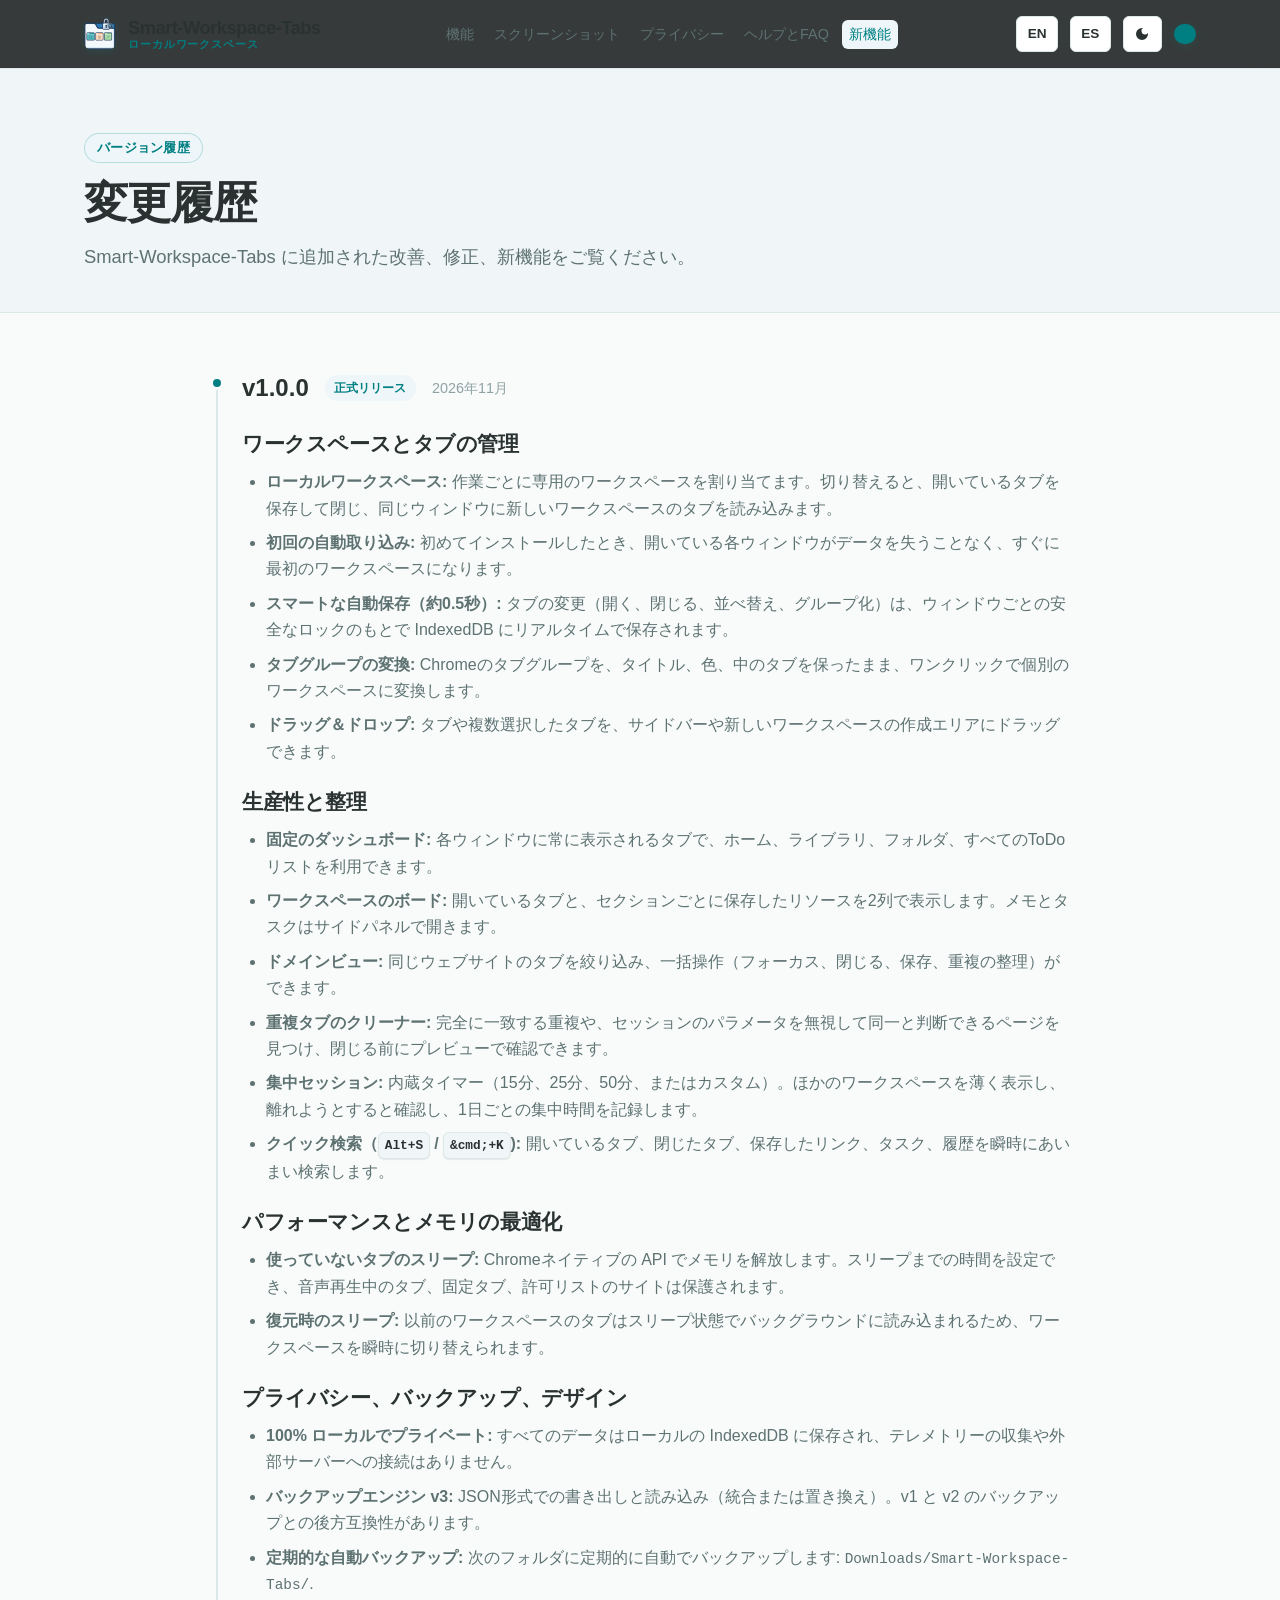
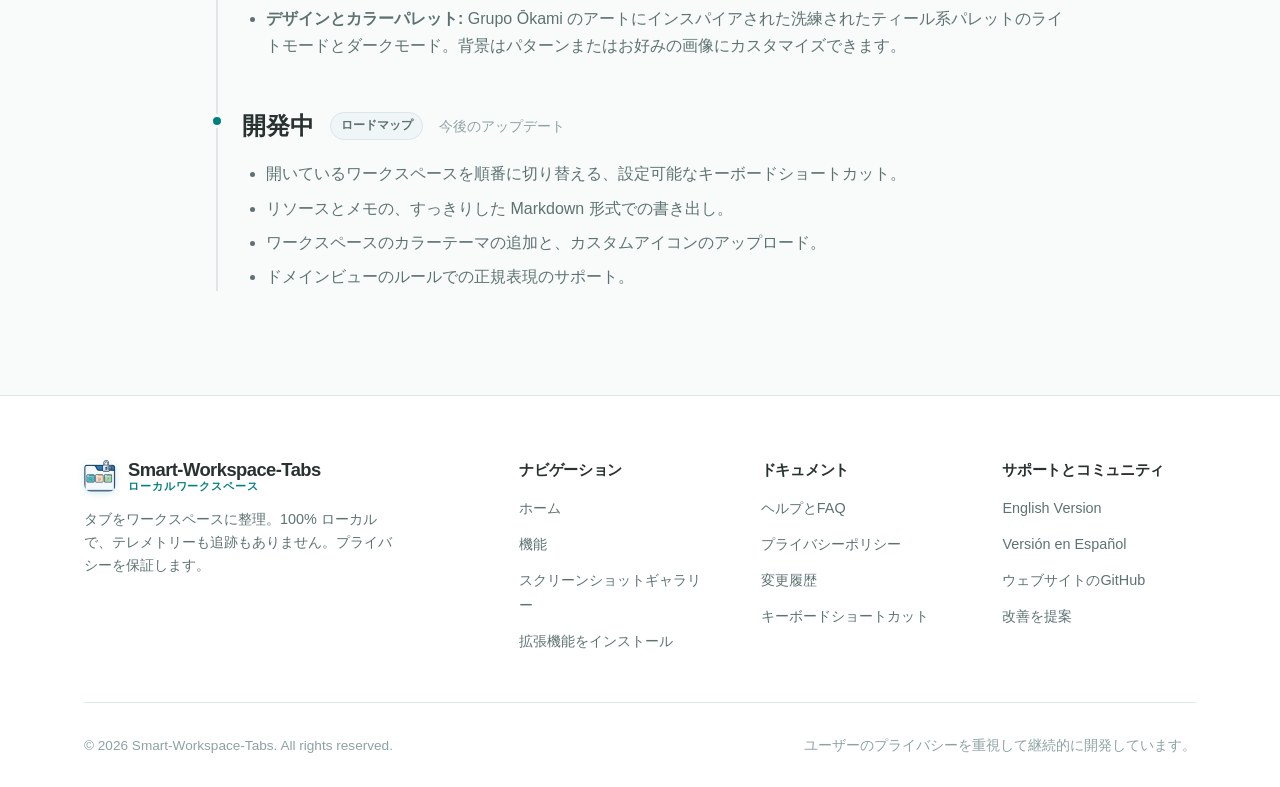
<file: ja/changelog.html>
<!DOCTYPE html>
<html lang="ja">

<head>
  <meta charset="UTF-8">
  <meta name="viewport" content="width=device-width, initial-scale=1.0">
  <title>変更履歴 - Smart-Workspace-Tabs</title>
  <meta name="description" content="Chrome拡張機能 Smart-Workspace-Tabs のバージョン履歴とリリースノート。">
  <link rel="icon" type="image/png" sizes="32x32" href="../assets/img/favicon.png">
  <link rel="icon" type="image/png" sizes="128x128" href="../assets/img/logo.png">
  <link rel="stylesheet" href="../assets/css/style.css">
  <link rel="alternate" hreflang="en" href="https://kaxzwisx.github.io/smart-workspace-tabs/changelog.html">
  <link rel="alternate" hreflang="es" href="https://kaxzwisx.github.io/smart-workspace-tabs/es/changelog.html">
  <link rel="alternate" hreflang="ja" href="https://kaxzwisx.github.io/smart-workspace-tabs/ja/changelog.html">
  <link rel="alternate" hreflang="x-default" href="https://kaxzwisx.github.io/smart-workspace-tabs/changelog.html">
</head>

<body>

  <!-- Navegación del Sitio -->
  <header class="site-header">
    <div class="container nav-container">
      <a href="index.html" class="brand-link">
        <img src="../assets/img/logo.png" alt="Smart-Workspace-Tabs のロゴ" class="brand-logo">
        <div class="brand-title">
          <span class="brand-name">Smart-Workspace-Tabs</span>
          <span class="brand-tag">ローカルワークスペース</span>
        </div>
      </a>

      <nav>
        <ul class="nav-menu" id="nav-menu">
          <li><a href="index.html#features" class="nav-link">機能</a></li>
          <li><a href="index.html#showcase" class="nav-link">スクリーンショット</a></li>
          <li><a href="privacy.html" class="nav-link">プライバシー</a></li>
          <li><a href="help.html" class="nav-link">ヘルプとFAQ</a></li>
          <li><a href="changelog.html" class="nav-link active">新機能</a></li>
        </ul>
      </nav>

      <div class="nav-actions">
        <!-- 言語の切り替え -->
        <a href="../changelog.html" class="btn-control" hreflang="en" lang="en" title="Switch to English"
          aria-label="Switch to English">
          <span>EN</span>
        </a>
        <a href="../es/changelog.html" class="btn-control" hreflang="es" lang="es" title="Cambiar a Español"
          aria-label="Cambiar a Español">
          <span>ES</span>
        </a>
        <button id="theme-toggle" class="btn-control" type="button" aria-label="テーマを切り替え">
          <svg viewBox="0 0 24 24">
            <path
              d="M12 3a9 9 0 1 0 9 9c0-.46-.04-.92-.1-1.36a5.389 5.389 0 0 1-4.4 2.26 5.403 5.403 0 0 1-3.14-9.8c-.44-.06-.9-.1-1.36-.1z" />
          </svg>
        </button>

        <a href="index.html#install" class="btn btn-primary">
          <span>拡張機能をインストール</span>
        </a>

        <button class="mobile-toggle" id="mobile-toggle" aria-label="ナビゲーションメニューを開く" aria-expanded="false">
          <svg width="24" height="24" viewBox="0 0 24 24" fill="none" stroke="currentColor" stroke-width="2">
            <line x1="3" y1="12" x2="21" y2="12" />
            <line x1="3" y1="6" x2="21" y2="6" />
            <line x1="3" y1="18" x2="21" y2="18" />
          </svg>
        </button>
      </div>
    </div>
  </header>

  <main>
    <div class="page-header">
      <div class="container">
        <div class="badge badge-brand" style="margin-bottom: 0.75rem;">バージョン履歴</div>
        <h1 class="page-title">変更履歴</h1>
        <p class="page-subtitle">
          Smart-Workspace-Tabs に追加された改善、修正、新機能をご覧ください。
        </p>
      </div>
    </div>

    <div class="container content-body">
      <div class="timeline">

        <!-- Entrada: Versión 1.0.0 -->
        <article class="timeline-entry">
          <div class="timeline-header">
            <span class="timeline-version">v1.0.0</span>
            <span class="timeline-badge">正式リリース</span>
            <span class="timeline-date">2026年11月</span>
          </div>

          <div class="content-section" style="margin-bottom: 1.5rem;">
            <h3>ワークスペースとタブの管理</h3>
            <ul>
              <li><strong>ローカルワークスペース:</strong>
                作業ごとに専用のワークスペースを割り当てます。切り替えると、開いているタブを保存して閉じ、同じウィンドウに新しいワークスペースのタブを読み込みます。</li>
              <li><strong>初回の自動取り込み:</strong> 初めてインストールしたとき、開いている各ウィンドウがデータを失うことなく、すぐに最初のワークスペースになります。</li>
              <li><strong>スマートな自動保存（約0.5秒）:</strong> タブの変更（開く、閉じる、並べ替え、グループ化）は、ウィンドウごとの安全なロックのもとで IndexedDB
                にリアルタイムで保存されます。</li>
              <li><strong>タブグループの変換:</strong> Chromeのタブグループを、タイトル、色、中のタブを保ったまま、ワンクリックで個別のワークスペースに変換します。</li>
              <li><strong>ドラッグ＆ドロップ:</strong> タブや複数選択したタブを、サイドバーや新しいワークスペースの作成エリアにドラッグできます。</li>
            </ul>

            <h3>生産性と整理</h3>
            <ul>
              <li><strong>固定のダッシュボード:</strong> 各ウィンドウに常に表示されるタブで、ホーム、ライブラリ、フォルダ、すべてのToDoリストを利用できます。</li>
              <li><strong>ワークスペースのボード:</strong> 開いているタブと、セクションごとに保存したリソースを2列で表示します。メモとタスクはサイドパネルで開きます。</li>
              <li><strong>ドメインビュー:</strong> 同じウェブサイトのタブを絞り込み、一括操作（フォーカス、閉じる、保存、重複の整理）ができます。</li>
              <li><strong>重複タブのクリーナー:</strong> 完全に一致する重複や、セッションのパラメータを無視して同一と判断できるページを見つけ、閉じる前にプレビューで確認できます。</li>
              <li><strong>集中セッション:</strong> 内蔵タイマー（15分、25分、50分、またはカスタム）。ほかのワークスペースを薄く表示し、離れようとすると確認し、1日ごとの集中時間を記録します。
              </li>
              <li><strong>クイック検索（<kbd>Alt+S</kbd> / <kbd>&cmd;+K</kbd>):</strong>
                開いているタブ、閉じたタブ、保存したリンク、タスク、履歴を瞬時にあいまい検索します。</li>
            </ul>

            <h3>パフォーマンスとメモリの最適化</h3>
            <ul>
              <li><strong>使っていないタブのスリープ:</strong> Chromeネイティブの API
                でメモリを解放します。スリープまでの時間を設定でき、音声再生中のタブ、固定タブ、許可リストのサイトは保護されます。</li>
              <li><strong>復元時のスリープ:</strong> 以前のワークスペースのタブはスリープ状態でバックグラウンドに読み込まれるため、ワークスペースを瞬時に切り替えられます。</li>
            </ul>

            <h3>プライバシー、バックアップ、デザイン</h3>
            <ul>
              <li><strong>100% ローカルでプライベート:</strong> すべてのデータはローカルの IndexedDB に保存され、テレメトリーの収集や外部サーバーへの接続はありません。</li>
              <li><strong>バックアップエンジン v3:</strong> JSON形式での書き出しと読み込み（統合または置き換え）。v1 と v2 のバックアップとの後方互換性があります。</li>
              <li><strong>定期的な自動バックアップ:</strong> 次のフォルダに定期的に自動でバックアップします: <code>Downloads/Smart-Workspace-Tabs/</code>.
              </li>
              <li><strong>デザインとカラーパレット:</strong> Grupo Ōkami
                のアートにインスパイアされた洗練されたティール系パレットのライトモードとダークモード。背景はパターンまたはお好みの画像にカスタマイズできます。</li>
            </ul>
          </div>
        </article>

        <!-- Próximas Mejoras -->
        <article class="timeline-entry">
          <div class="timeline-header">
            <span class="timeline-version">開発中</span>
            <span class="timeline-badge"
              style="background: var(--bg-subtle); color: var(--text-muted); border: 1px solid var(--border-subtle);">ロードマップ</span>
            <span class="timeline-date">今後のアップデート</span>
          </div>
          <div class="content-section">
            <ul>
              <li>開いているワークスペースを順番に切り替える、設定可能なキーボードショートカット。</li>
              <li>リソースとメモの、すっきりした Markdown 形式での書き出し。</li>
              <li>ワークスペースのカラーテーマの追加と、カスタムアイコンのアップロード。</li>
              <li>ドメインビューのルールでの正規表現のサポート。</li>
            </ul>
          </div>
        </article>

      </div>
    </div>
  </main>

  <!-- Pie de Página -->
  <footer class="site-footer">
    <div class="container">
      <div class="footer-grid">
        <div class="footer-brand">
          <a href="index.html" class="brand-link">
            <img src="../assets/img/logo.png" alt="Smart-Workspace-Tabs のロゴ" class="brand-logo">
            <div class="brand-title">
              <span class="brand-name">Smart-Workspace-Tabs</span>
              <span class="brand-tag">ローカルワークスペース</span>
            </div>
          </a>
          <p class="footer-desc">
            タブをワークスペースに整理。100% ローカルで、テレメトリーも追跡もありません。プライバシーを保証します。
          </p>
        </div>

        <div class="footer-col">
          <h4>ナビゲーション</h4>
          <ul class="footer-links">
            <li><a href="index.html">ホーム</a></li>
            <li><a href="index.html#features">機能</a></li>
            <li><a href="index.html#showcase">スクリーンショットギャラリー</a></li>
            <li><a href="index.html#install">拡張機能をインストール</a></li>
          </ul>
        </div>

        <div class="footer-col">
          <h4>ドキュメント</h4>
          <ul class="footer-links">
            <li><a href="help.html">ヘルプとFAQ</a></li>
            <li><a href="privacy.html">プライバシーポリシー</a></li>
            <li><a href="changelog.html">変更履歴</a></li>
            <li><a href="help.html#shortcuts">キーボードショートカット</a></li>
          </ul>
        </div>

        <div class="footer-col">
          <h4>サポートとコミュニティ</h4>
          <ul class="footer-links">
            <li><a href="../changelog.html" hreflang="en" lang="en">English Version</a></li>
            <li><a href="../es/changelog.html" hreflang="es" lang="es">Versión en Español</a></li>
            <li><a href="https://github.com/kaxzwisx/smart-workspace-tabs" target="_blank"
                rel="noopener noreferrer">ウェブサイトのGitHub</a></li>
            <li><a href="https://github.com/kaxzwisx/smart-workspace-tabs/issues" target="_blank"
                rel="noopener noreferrer">改善を提案</a></li>
          </ul>
        </div>
      </div>

      <div class="footer-bottom">
        <div>&copy; 2026 Smart-Workspace-Tabs. All rights reserved.</div>
        <div>ユーザーのプライバシーを重視して継続的に開発しています。</div>
      </div>
    </div>
  </footer>

  <script src="../assets/js/main.js"></script>
</body>

</html>
</file>
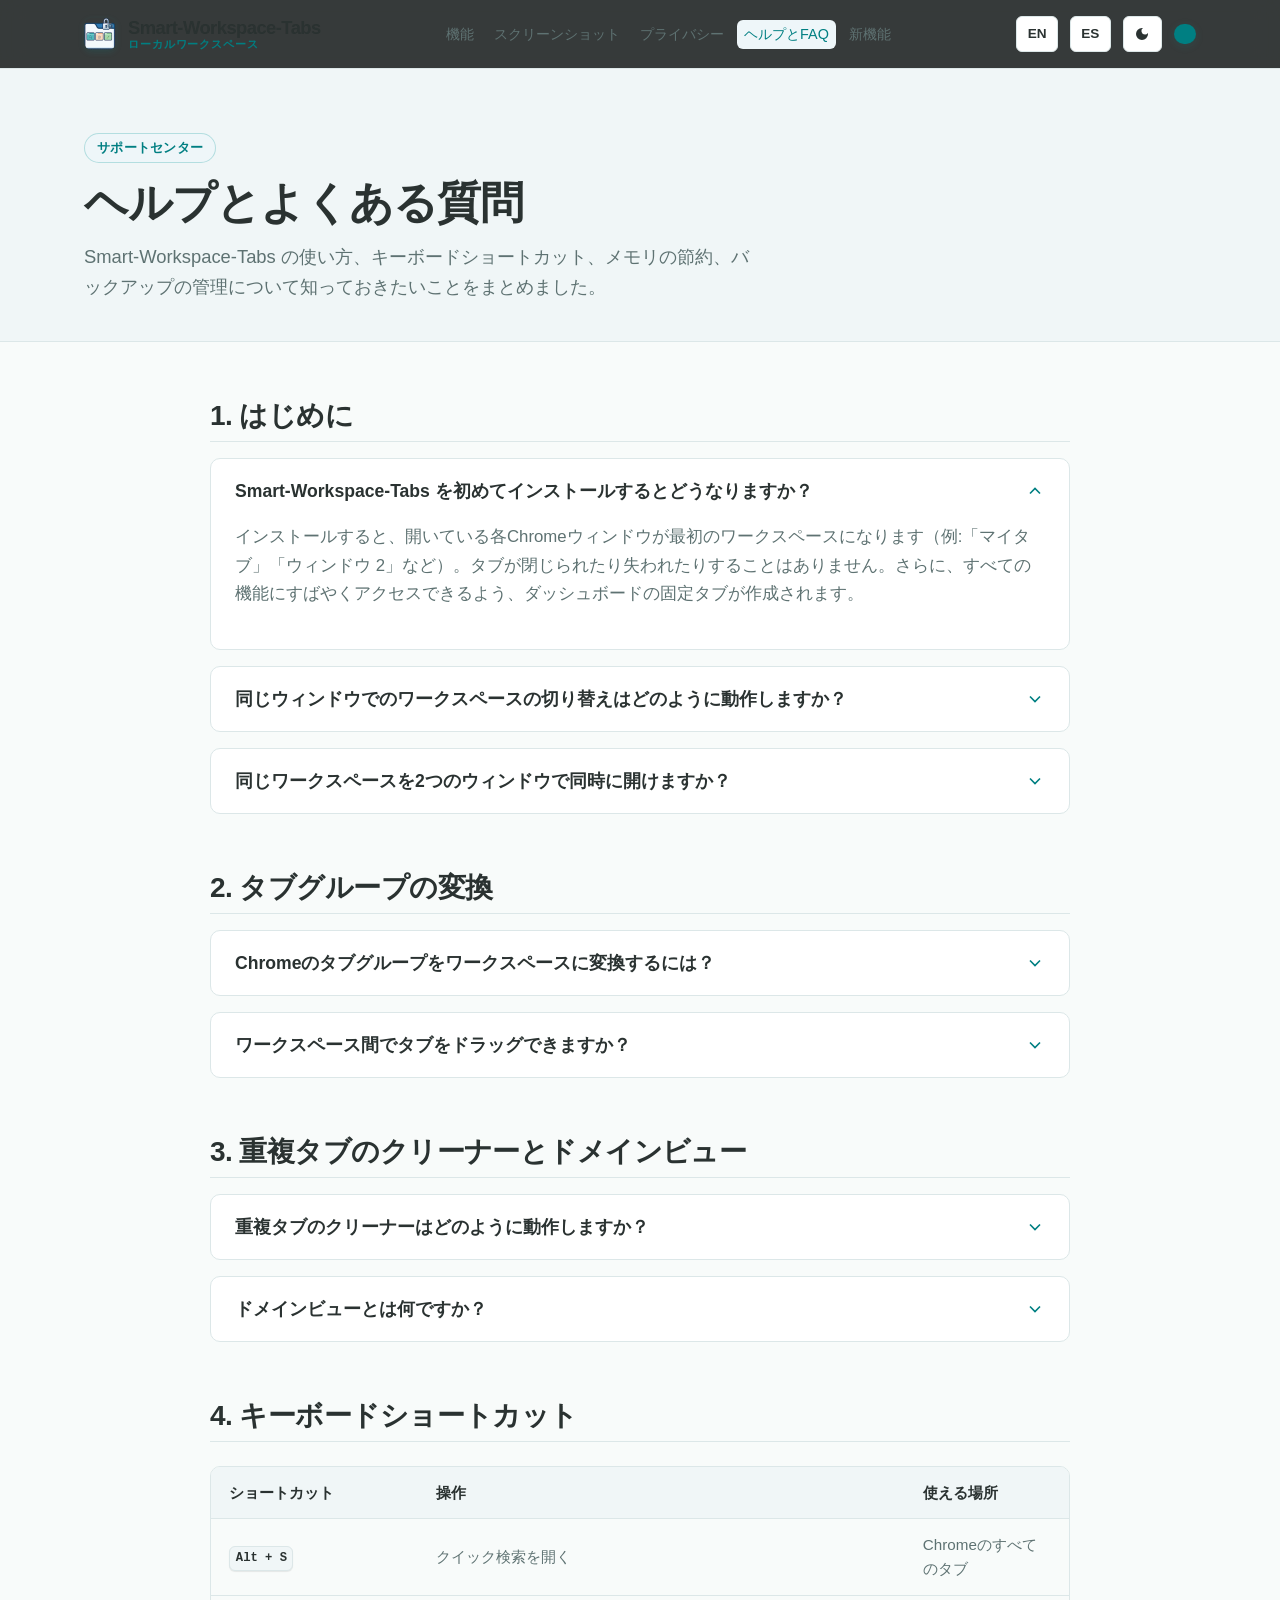
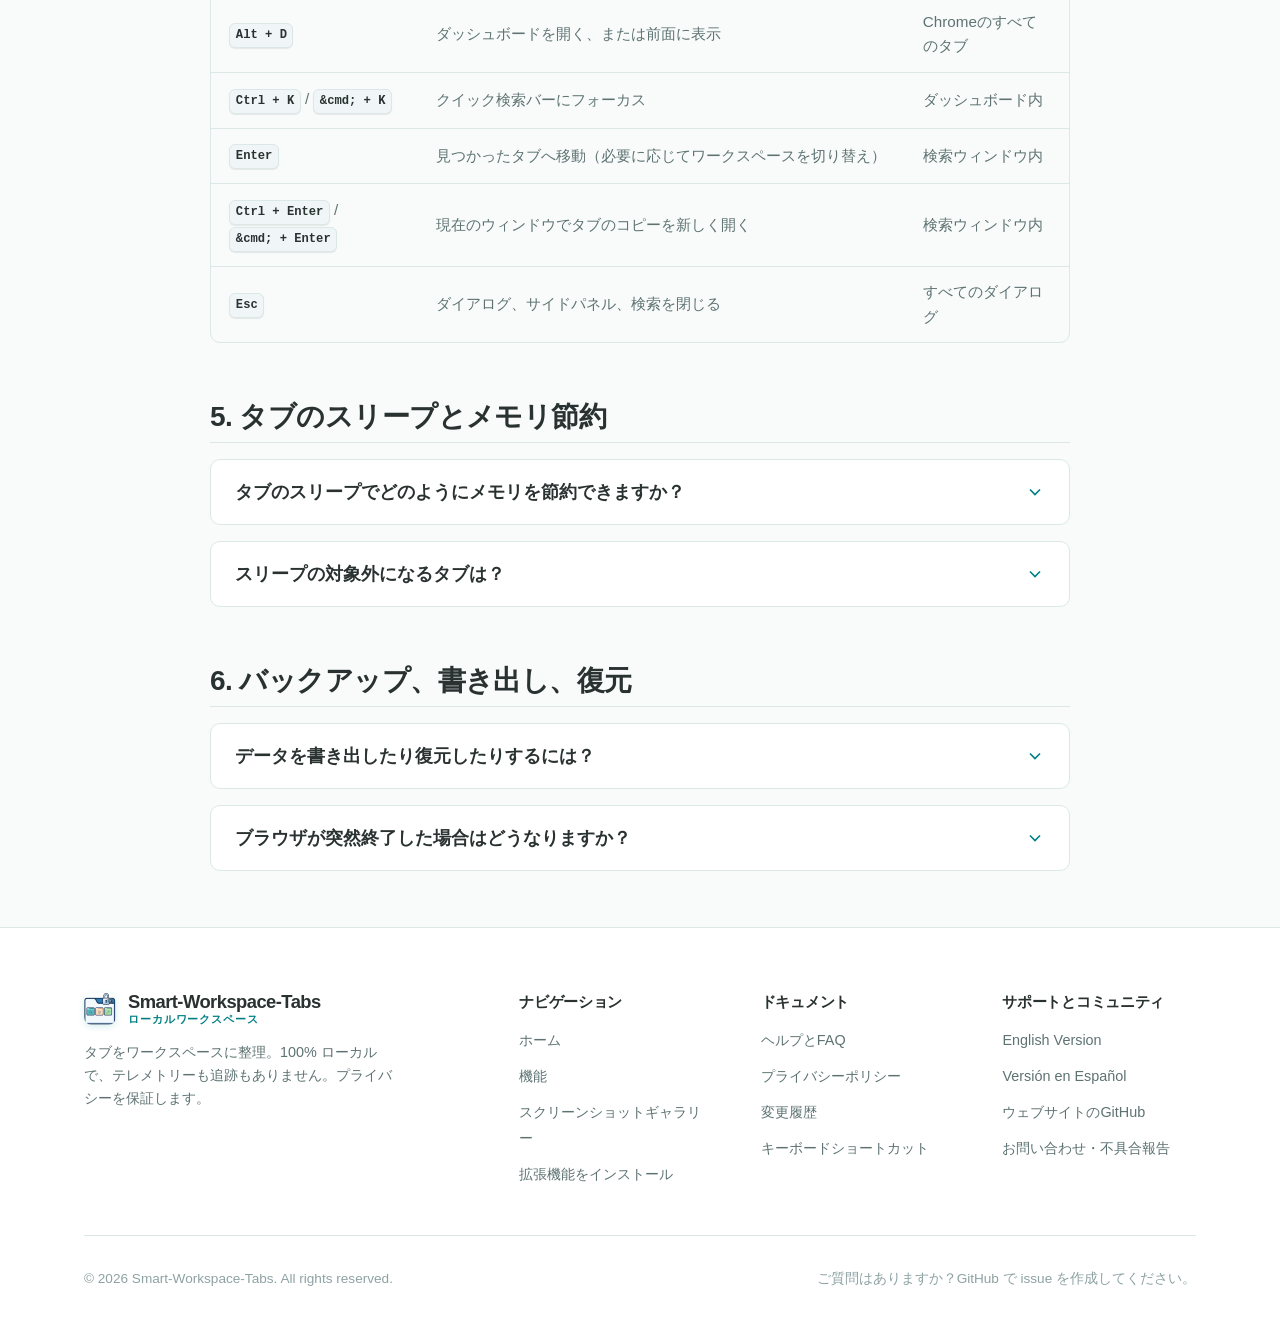
<file: ja/help.html>
<!DOCTYPE html>
<html lang="ja">

<head>
  <meta charset="UTF-8">
  <meta name="viewport" content="width=device-width, initial-scale=1.0">
  <title>ヘルプとよくある質問 - Smart-Workspace-Tabs</title>
  <meta name="description" content="Chrome拡張機能 Smart-Workspace-Tabs のヘルプセンター、キーボードショートカット、よくある質問。">
  <link rel="icon" type="image/png" sizes="32x32" href="../assets/img/favicon.png">
  <link rel="icon" type="image/png" sizes="128x128" href="../assets/img/logo.png">
  <link rel="stylesheet" href="../assets/css/style.css">
  <link rel="alternate" hreflang="en" href="https://kaxzwisx.github.io/smart-workspace-tabs/help.html">
  <link rel="alternate" hreflang="es" href="https://kaxzwisx.github.io/smart-workspace-tabs/es/help.html">
  <link rel="alternate" hreflang="ja" href="https://kaxzwisx.github.io/smart-workspace-tabs/ja/help.html">
  <link rel="alternate" hreflang="x-default" href="https://kaxzwisx.github.io/smart-workspace-tabs/help.html">
</head>

<body>

  <!-- Navegación del Sitio -->
  <header class="site-header">
    <div class="container nav-container">
      <a href="index.html" class="brand-link">
        <img src="../assets/img/logo.png" alt="Smart-Workspace-Tabs のロゴ" class="brand-logo">
        <div class="brand-title">
          <span class="brand-name">Smart-Workspace-Tabs</span>
          <span class="brand-tag">ローカルワークスペース</span>
        </div>
      </a>

      <nav>
        <ul class="nav-menu" id="nav-menu">
          <li><a href="index.html#features" class="nav-link">機能</a></li>
          <li><a href="index.html#showcase" class="nav-link">スクリーンショット</a></li>
          <li><a href="privacy.html" class="nav-link">プライバシー</a></li>
          <li><a href="help.html" class="nav-link active">ヘルプとFAQ</a></li>
          <li><a href="changelog.html" class="nav-link">新機能</a></li>
        </ul>
      </nav>

      <div class="nav-actions">
        <!-- 言語の切り替え -->
        <a href="../help.html" class="btn-control" hreflang="en" lang="en" title="Switch to English"
          aria-label="Switch to English">
          <span>EN</span>
        </a>
        <a href="../es/help.html" class="btn-control" hreflang="es" lang="es" title="Cambiar a Español"
          aria-label="Cambiar a Español">
          <span>ES</span>
        </a>
        <button id="theme-toggle" class="btn-control" type="button" aria-label="テーマを切り替え">
          <svg viewBox="0 0 24 24">
            <path
              d="M12 3a9 9 0 1 0 9 9c0-.46-.04-.92-.1-1.36a5.389 5.389 0 0 1-4.4 2.26 5.403 5.403 0 0 1-3.14-9.8c-.44-.06-.9-.1-1.36-.1z" />
          </svg>
        </button>

        <a href="index.html#install" class="btn btn-primary">
          <span>拡張機能をインストール</span>
        </a>

        <button class="mobile-toggle" id="mobile-toggle" aria-label="ナビゲーションメニューを開く" aria-expanded="false">
          <svg width="24" height="24" viewBox="0 0 24 24" fill="none" stroke="currentColor" stroke-width="2">
            <line x1="3" y1="12" x2="21" y2="12" />
            <line x1="3" y1="6" x2="21" y2="6" />
            <line x1="3" y1="18" x2="21" y2="18" />
          </svg>
        </button>
      </div>
    </div>
  </header>

  <main>
    <div class="page-header">
      <div class="container">
        <div class="badge badge-brand" style="margin-bottom: 0.75rem;">サポートセンター</div>
        <h1 class="page-title">ヘルプとよくある質問</h1>
        <p class="page-subtitle">
          Smart-Workspace-Tabs の使い方、キーボードショートカット、メモリの節約、バックアップの管理について知っておきたいことをまとめました。
        </p>
      </div>
    </div>

    <div class="container content-body">
      <!-- Sección: Primeros Pasos -->
      <section class="content-section" id="getting-started">
        <h2>1. はじめに</h2>
        <div class="faq-list">
          <div class="faq-item open">
            <button class="faq-question" type="button">
              <span>Smart-Workspace-Tabs を初めてインストールするとどうなりますか？</span>
              <svg class="faq-icon" viewBox="0 0 24 24" fill="none" stroke="currentColor" stroke-width="2">
                <polyline points="6 9 12 15 18 9" />
              </svg>
            </button>
            <div class="faq-answer">
              <p>
                インストールすると、開いている各Chromeウィンドウが最初のワークスペースになります（例:「マイタブ」「ウィンドウ
                2」など）。タブが閉じられたり失われたりすることはありません。さらに、すべての機能にすばやくアクセスできるよう、ダッシュボードの固定タブが作成されます。
              </p>
            </div>
          </div>

          <div class="faq-item">
            <button class="faq-question" type="button">
              <span>同じウィンドウでのワークスペースの切り替えはどのように動作しますか？</span>
              <svg class="faq-icon" viewBox="0 0 24 24" fill="none" stroke="currentColor" stroke-width="2">
                <polyline points="6 9 12 15 18 9" />
              </svg>
            </button>
            <div class="faq-answer">
              <p>
                Chromeにはタブを「非表示」にする標準機能がないため、拡張機能は次の4つの手順を順番に実行します:
              </p>
              <ol style="margin-left: 1.5rem; margin-top: 0.5rem; color: var(--text-muted);">
                <li>アクティブなワークスペースに、現在のタブとグループの状態を保存します。</li>
                <li>選択した新しいワークスペースのタブ、固定タブ、グループを復元します。</li>
                <li>ウィンドウが閉じないようにダッシュボードの固定タブを残したまま、以前のタブを閉じます。</li>
                <li>クリックするまでメモリを使わないよう、バックグラウンドのタブをスリープさせます。</li>
              </ol>
            </div>
          </div>

          <div class="faq-item">
            <button class="faq-question" type="button">
              <span>同じワークスペースを2つのウィンドウで同時に開けますか？</span>
              <svg class="faq-icon" viewBox="0 0 24 24" fill="none" stroke="currentColor" stroke-width="2">
                <polyline points="6 9 12 15 18 9" />
              </svg>
            </button>
            <div class="faq-answer">
              <p>
                データを守るため、各ワークスペースは一度に1つのウィンドウでしか開けない設計になっています。別のウィンドウで使用中のワークスペースを選ぶと、Smart-Workspace-Tabs
                はそのウィンドウを前面に表示します。
              </p>
            </div>
          </div>
        </div>
      </section>

      <!-- Sección: Grupos de Pestañas -->
      <section class="content-section" id="tab-groups">
        <h2>2. タブグループの変換</h2>
        <div class="faq-list">
          <div class="faq-item">
            <button class="faq-question" type="button">
              <span>Chromeのタブグループをワークスペースに変換するには？</span>
              <svg class="faq-icon" viewBox="0 0 24 24" fill="none" stroke="currentColor" stroke-width="2">
                <polyline points="6 9 12 15 18 9" />
              </svg>
            </button>
            <div class="faq-answer">
              <p>
                いくつかの場所から簡単に変換できます:
              </p>
              <ul style="margin-left: 1.5rem; margin-top: 0.5rem; color: var(--text-muted);">
                <li> <strong>設定 &rsaquo; 一般</strong>:「タブグループを変換」をクリックします。</li>
                <li>各ワークスペースのタブ一覧の上に表示されるお知らせから。</li>
                <li>ホーム画面のワークスペースライブラリから。</li>
              </ul>
              <p style="margin-top: 0.5rem;">
                各グループは、名前、色、すべてのタブを保ったまま独立したワークスペースになります。グループに入っていないタブは開いたまま残ります。
              </p>
            </div>
          </div>

          <div class="faq-item">
            <button class="faq-question" type="button">
              <span>ワークスペース間でタブをドラッグできますか？</span>
              <svg class="faq-icon" viewBox="0 0 24 24" fill="none" stroke="currentColor" stroke-width="2">
                <polyline points="6 9 12 15 18 9" />
              </svg>
            </button>
            <div class="faq-answer">
              <p>
                はい！ボード表示では、個々のタブや選択したタブをサイドバーのワークスペースに直接ドラッグできます。「ここにタブをドロップ」の領域に落とすと、新しいワークスペースがすぐに作成されます。
              </p>
            </div>
          </div>
        </div>
      </section>

      <!-- Sección: Duplicados y Vistas de Dominio -->
      <section class="content-section" id="duplicates">
        <h2>3. 重複タブのクリーナーとドメインビュー</h2>
        <div class="faq-list">
          <div class="faq-item">
            <button class="faq-question" type="button">
              <span>重複タブのクリーナーはどのように動作しますか？</span>
              <svg class="faq-icon" viewBox="0 0 24 24" fill="none" stroke="currentColor" stroke-width="2">
                <polyline points="6 9 12 15 18 9" />
              </svg>
            </button>
            <div class="faq-answer">
              <p>
                2つの比較方法があります:
              </p>
              <ul style="margin-left: 1.5rem; margin-top: 0.5rem; color: var(--text-muted);">
                <li><strong>URLが完全一致:</strong> アドレスが100%一致するタブを比較します。</li>
                <li><strong>パラメータとハッシュを無視:</strong> セッションIDやトラッキング用のタグが付いていても、同じページとして判定します（例:
                  <code>?utm_source</code>).
                </li>
              </ul>
              <p style="margin-top: 0.5rem;">
                何かを閉じる前に、プレビュー画面でどのタブを残すか（固定タブ、アクティブなタブ、または最近使ったタブ）と、どれを閉じるかを確認できます。
              </p>
            </div>
          </div>

          <div class="faq-item">
            <button class="faq-question" type="button">
              <span>ドメインビューとは何ですか？</span>
              <svg class="faq-icon" viewBox="0 0 24 24" fill="none" stroke="currentColor" stroke-width="2">
                <polyline points="6 9 12 15 18 9" />
              </svg>
            </button>
            <div class="faq-answer">
              <p>
                ドメインビューは、特定のウェブサイト（例:
                <code>github.com</code>、<code>docs.google.com</code>）を切り出して表示する、ワークスペース内のカスタムタブです。そのドメインとサブドメインの開いているタブや保存済みのタブをまとめ、フォーカス、すべて閉じる、リソースとして保存、そのサイトの重複整理といった一括操作ができます。
              </p>
            </div>
          </div>
        </div>
      </section>

      <!-- Sección: Atajos de Teclado -->
      <section class="content-section" id="shortcuts">
        <h2>4. キーボードショートカット</h2>
        <div class="table-wrapper">
          <table>
            <thead>
              <tr>
                <th>ショートカット</th>
                <th>操作</th>
                <th>使える場所</th>
              </tr>
            </thead>
            <tbody>
              <tr>
                <td><kbd>Alt + S</kbd></td>
                <td>クイック検索を開く</td>
                <td>Chromeのすべてのタブ</td>
              </tr>
              <tr>
                <td><kbd>Alt + D</kbd></td>
                <td>ダッシュボードを開く、または前面に表示</td>
                <td>Chromeのすべてのタブ</td>
              </tr>
              <tr>
                <td><kbd>Ctrl + K</kbd> / <kbd>&cmd; + K</kbd></td>
                <td>クイック検索バーにフォーカス</td>
                <td>ダッシュボード内</td>
              </tr>
              <tr>
                <td><kbd>Enter</kbd></td>
                <td>見つかったタブへ移動（必要に応じてワークスペースを切り替え）</td>
                <td>検索ウィンドウ内</td>
              </tr>
              <tr>
                <td><kbd>Ctrl + Enter</kbd> / <kbd>&cmd; + Enter</kbd></td>
                <td>現在のウィンドウでタブのコピーを新しく開く</td>
                <td>検索ウィンドウ内</td>
              </tr>
              <tr>
                <td><kbd>Esc</kbd></td>
                <td>ダイアログ、サイドパネル、検索を閉じる</td>
                <td>すべてのダイアログ</td>
              </tr>
            </tbody>
          </table>
        </div>
      </section>

      <!-- Sección: Ahorro de Memoria -->
      <section class="content-section" id="sleeping">
        <h2>5. タブのスリープとメモリ節約</h2>
        <div class="faq-list">
          <div class="faq-item">
            <button class="faq-question" type="button">
              <span>タブのスリープでどのようにメモリを節約できますか？</span>
              <svg class="faq-icon" viewBox="0 0 24 24" fill="none" stroke="currentColor" stroke-width="2">
                <polyline points="6 9 12 15 18 9" />
              </svg>
            </button>
            <div class="faq-answer">
              <p>
                Chromeネイティブのタブ破棄（discard）APIを使用します。タブをスリープさせると、ブラウザはJavaScriptや描画処理に使われていたメモリを解放し、1タブあたり約200〜400
                MBの使用量を数キロバイトまで減らします。タブは表示されたままで、クリックするとすぐに再読み込みされます。
              </p>
            </div>
          </div>

          <div class="faq-item">
            <button class="faq-question" type="button">
              <span>スリープの対象外になるタブは？</span>
              <svg class="faq-icon" viewBox="0 0 24 24" fill="none" stroke="currentColor" stroke-width="2">
                <polyline points="6 9 12 15 18 9" />
              </svg>
            </button>
            <div class="faq-answer">
              <p>
                初期設定では、次のタブはスリープさせません:
              </p>
              <ul style="margin-left: 1.5rem; margin-top: 0.5rem; color: var(--text-muted);">
                <li>固定タブ。</li>
                <li>音声や動画を再生中のタブ（Spotify、YouTube、ビデオ通話など）。</li>
                <li>現在表示しているタブ。</li>
                <li>次の除外リストに追加したドメインやURL: <strong>設定 &rsaquo; タブのスリープ</strong>.</li>
              </ul>
            </div>
          </div>
        </div>
      </section>

      <!-- Sección: Respaldos y Restauración -->
      <section class="content-section" id="backups">
        <h2>6. バックアップ、書き出し、復元</h2>
        <div class="faq-list">
          <div class="faq-item">
            <button class="faq-question" type="button">
              <span>データを書き出したり復元したりするには？</span>
              <svg class="faq-icon" viewBox="0 0 24 24" fill="none" stroke="currentColor" stroke-width="2">
                <polyline points="6 9 12 15 18 9" />
              </svg>
            </button>
            <div class="faq-answer">
              <p>
                ダッシュボードの <strong>設定 &rsaquo; バックアップとデータ</strong> を開きます。
              </p>
              <ul style="margin-left: 1.5rem; margin-top: 0.5rem; color: var(--text-muted);">
                <li><strong>バックアップを書き出し:</strong> 次のファイルをダウンロードします:
                  <code>smart-workspace-tabs-backup-YYYY-MM-DD.json</code>.
                </li>
                <li><strong>バックアップを読み込み:</strong> 次のどちらかを選べます: <em>統合</em> （現在のワークスペースを変更せずに新しいものを追加）または <em>置き換え</em>
                  （バックアップ全体を復元）。</li>
                <li><strong>自動バックアップ:</strong> 次のローカルフォルダに毎日コピーを保存します: <code>Downloads/Smart-Workspace-Tabs/</code>
                  （操作は不要です）。</li>
              </ul>
            </div>
          </div>

          <div class="faq-item">
            <button class="faq-question" type="button">
              <span>ブラウザが突然終了した場合はどうなりますか？</span>
              <svg class="faq-icon" viewBox="0 0 24 24" fill="none" stroke="currentColor" stroke-width="2">
                <polyline points="6 9 12 15 18 9" />
              </svg>
            </button>
            <div class="faq-answer">
              <p>
                Chromeを再起動すると、バックグラウンドのサービスが開いているウィンドウを調べ、保存済みのワークスペースと照合します。どのワークスペースにも当てはまらないタブがあるウィンドウから切り替えるときは、それらのタブを「未保存のタブ」という安全なワークスペースに保存するため、情報が失われることはありません。
              </p>
            </div>
          </div>
        </div>
      </section>
    </div>
  </main>

  <!-- Pie de Página -->
  <footer class="site-footer">
    <div class="container">
      <div class="footer-grid">
        <div class="footer-brand">
          <a href="index.html" class="brand-link">
            <img src="../assets/img/logo.png" alt="Smart-Workspace-Tabs のロゴ" class="brand-logo">
            <div class="brand-title">
              <span class="brand-name">Smart-Workspace-Tabs</span>
              <span class="brand-tag">ローカルワークスペース</span>
            </div>
          </a>
          <p class="footer-desc">
            タブをワークスペースに整理。100% ローカルで、テレメトリーも追跡もありません。プライバシーを保証します。
          </p>
        </div>

        <div class="footer-col">
          <h4>ナビゲーション</h4>
          <ul class="footer-links">
            <li><a href="index.html">ホーム</a></li>
            <li><a href="index.html#features">機能</a></li>
            <li><a href="index.html#showcase">スクリーンショットギャラリー</a></li>
            <li><a href="index.html#install">拡張機能をインストール</a></li>
          </ul>
        </div>

        <div class="footer-col">
          <h4>ドキュメント</h4>
          <ul class="footer-links">
            <li><a href="help.html">ヘルプとFAQ</a></li>
            <li><a href="privacy.html">プライバシーポリシー</a></li>
            <li><a href="changelog.html">変更履歴</a></li>
            <li><a href="help.html#shortcuts">キーボードショートカット</a></li>
          </ul>
        </div>

        <div class="footer-col">
          <h4>サポートとコミュニティ</h4>
          <ul class="footer-links">
            <li><a href="../help.html" hreflang="en" lang="en">English Version</a></li>
            <li><a href="../es/help.html" hreflang="es" lang="es">Versión en Español</a></li>
            <li><a href="https://github.com/kaxzwisx/smart-workspace-tabs" target="_blank"
                rel="noopener noreferrer">ウェブサイトのGitHub</a></li>
            <li><a href="https://github.com/kaxzwisx/smart-workspace-tabs/issues" target="_blank"
                rel="noopener noreferrer">お問い合わせ・不具合報告</a></li>
          </ul>
        </div>
      </div>

      <div class="footer-bottom">
        <div>&copy; 2026 Smart-Workspace-Tabs. All rights reserved.</div>
        <div>ご質問はありますか？GitHub で issue を作成してください。</div>
      </div>
    </div>
  </footer>

  <script src="../assets/js/main.js"></script>
</body>

</html>
</file>
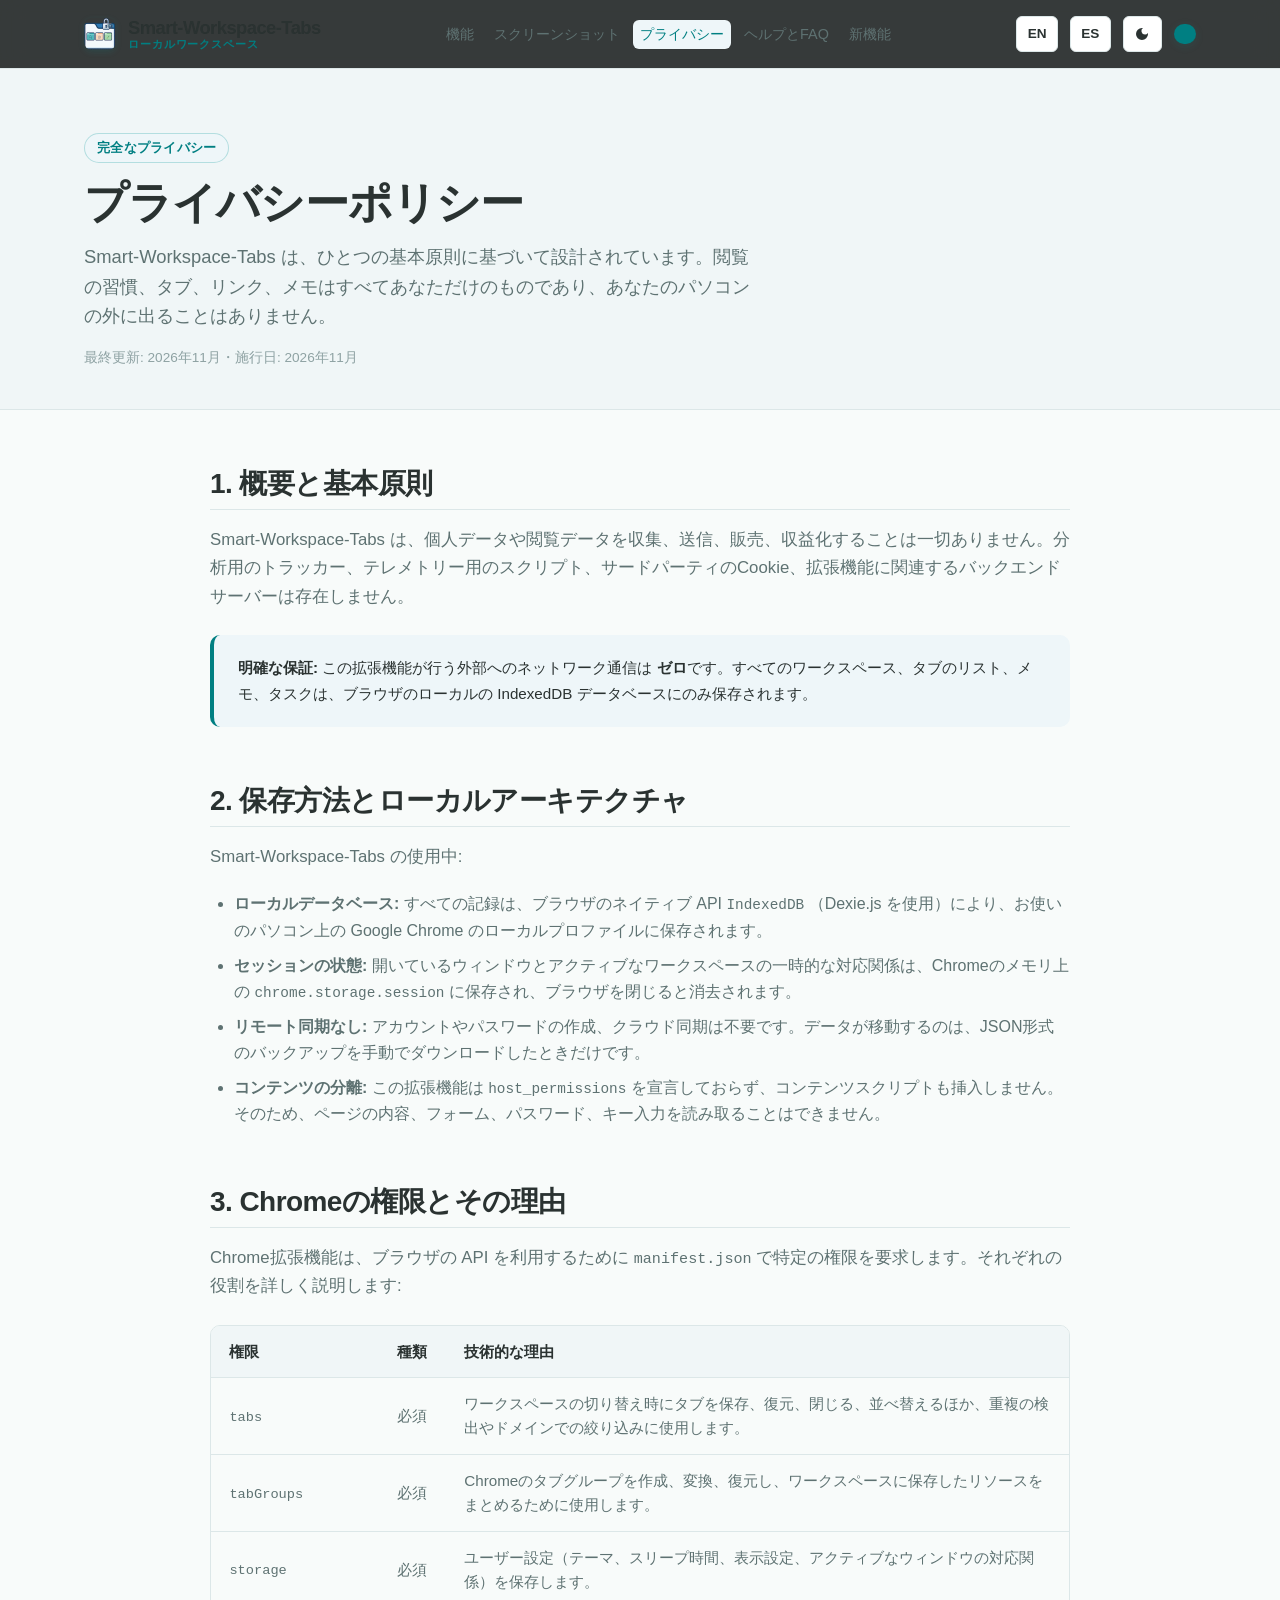
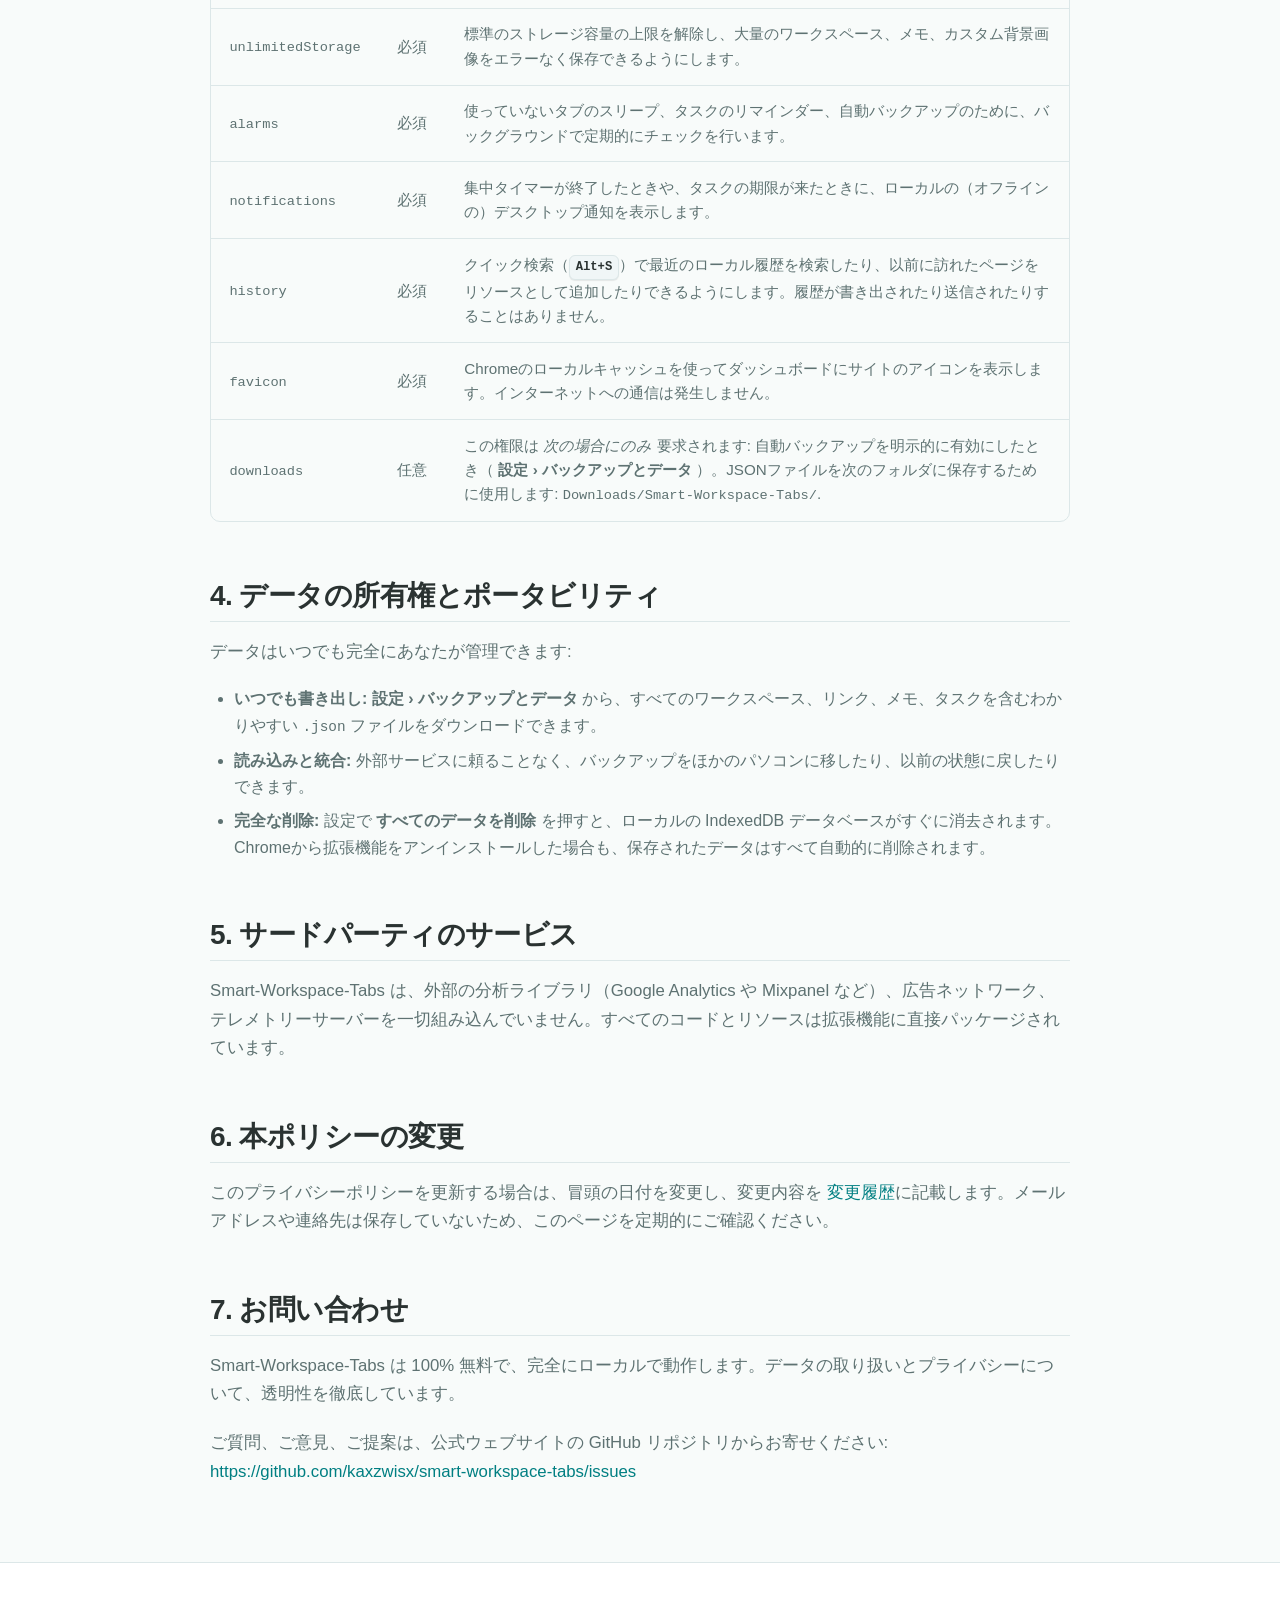
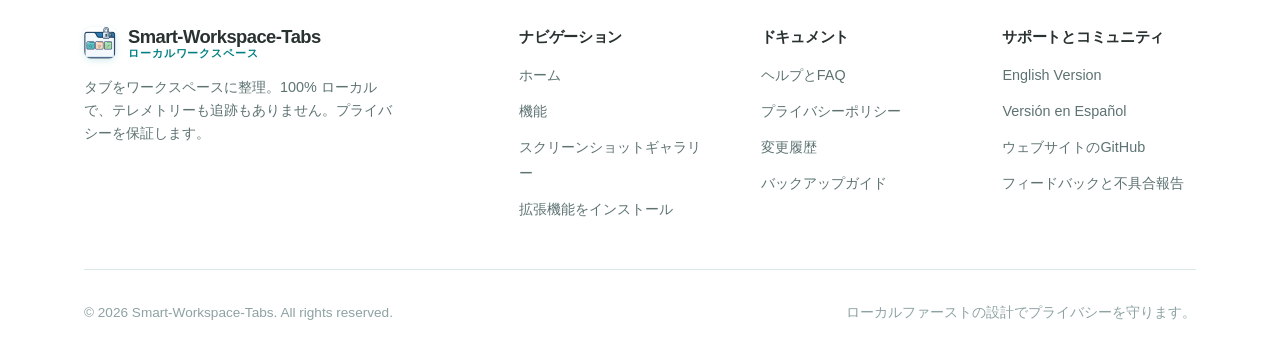
<file: ja/privacy.html>
<!DOCTYPE html>
<html lang="ja">

<head>
  <meta charset="UTF-8">
  <meta name="viewport" content="width=device-width, initial-scale=1.0">
  <title>プライバシーポリシー - Smart-Workspace-Tabs</title>
  <meta name="description" content="Smart-Workspace-Tabs 拡張機能のプライバシーポリシー。100% ローカル、テレメトリーなし、サーバーなし。">
  <link rel="icon" type="image/png" sizes="32x32" href="../assets/img/favicon.png">
  <link rel="icon" type="image/png" sizes="128x128" href="../assets/img/logo.png">
  <link rel="stylesheet" href="../assets/css/style.css">
  <link rel="alternate" hreflang="en" href="https://kaxzwisx.github.io/smart-workspace-tabs/privacy.html">
  <link rel="alternate" hreflang="es" href="https://kaxzwisx.github.io/smart-workspace-tabs/es/privacy.html">
  <link rel="alternate" hreflang="ja" href="https://kaxzwisx.github.io/smart-workspace-tabs/ja/privacy.html">
  <link rel="alternate" hreflang="x-default" href="https://kaxzwisx.github.io/smart-workspace-tabs/privacy.html">
</head>

<body>

  <!-- Navegación del Sitio -->
  <header class="site-header">
    <div class="container nav-container">
      <a href="index.html" class="brand-link">
        <img src="../assets/img/logo.png" alt="Smart-Workspace-Tabs のロゴ" class="brand-logo">
        <div class="brand-title">
          <span class="brand-name">Smart-Workspace-Tabs</span>
          <span class="brand-tag">ローカルワークスペース</span>
        </div>
      </a>

      <nav>
        <ul class="nav-menu" id="nav-menu">
          <li><a href="index.html#features" class="nav-link">機能</a></li>
          <li><a href="index.html#showcase" class="nav-link">スクリーンショット</a></li>
          <li><a href="privacy.html" class="nav-link active">プライバシー</a></li>
          <li><a href="help.html" class="nav-link">ヘルプとFAQ</a></li>
          <li><a href="changelog.html" class="nav-link">新機能</a></li>
        </ul>
      </nav>

      <div class="nav-actions">
        <!-- 言語の切り替え -->
        <a href="../privacy.html" class="btn-control" hreflang="en" lang="en" title="Switch to English"
          aria-label="Switch to English">
          <span>EN</span>
        </a>
        <a href="../es/privacy.html" class="btn-control" hreflang="es" lang="es" title="Cambiar a Español"
          aria-label="Cambiar a Español">
          <span>ES</span>
        </a>
        <button id="theme-toggle" class="btn-control" type="button" aria-label="テーマを切り替え">
          <svg viewBox="0 0 24 24">
            <path
              d="M12 3a9 9 0 1 0 9 9c0-.46-.04-.92-.1-1.36a5.389 5.389 0 0 1-4.4 2.26 5.403 5.403 0 0 1-3.14-9.8c-.44-.06-.9-.1-1.36-.1z" />
          </svg>
        </button>

        <a href="index.html#install" class="btn btn-primary">
          <span>拡張機能をインストール</span>
        </a>

        <button class="mobile-toggle" id="mobile-toggle" aria-label="ナビゲーションメニューを開く" aria-expanded="false">
          <svg width="24" height="24" viewBox="0 0 24 24" fill="none" stroke="currentColor" stroke-width="2">
            <line x1="3" y1="12" x2="21" y2="12" />
            <line x1="3" y1="6" x2="21" y2="6" />
            <line x1="3" y1="18" x2="21" y2="18" />
          </svg>
        </button>
      </div>
    </div>
  </header>

  <main>
    <div class="page-header">
      <div class="container">
        <div class="badge badge-brand" style="margin-bottom: 0.75rem;">完全なプライバシー</div>
        <h1 class="page-title">プライバシーポリシー</h1>
        <p class="page-subtitle">
          Smart-Workspace-Tabs は、ひとつの基本原則に基づいて設計されています。閲覧の習慣、タブ、リンク、メモはすべてあなただけのものであり、あなたのパソコンの外に出ることはありません。
        </p>
        <div class="page-meta">最終更新: 2026年11月・施行日: 2026年11月</div>
      </div>
    </div>

    <div class="container content-body">
      <!-- Sección 1 -->
      <section class="content-section">
        <h2>1. 概要と基本原則</h2>
        <p>
          Smart-Workspace-Tabs
          は、個人データや閲覧データを収集、送信、販売、収益化することは一切ありません。分析用のトラッカー、テレメトリー用のスクリプト、サードパーティのCookie、拡張機能に関連するバックエンドサーバーは存在しません。
        </p>
        <div class="callout">
          <p>
            <strong>明確な保証:</strong> この拡張機能が行う外部へのネットワーク通信は <strong>ゼロ</strong>です。すべてのワークスペース、タブのリスト、メモ、タスクは、ブラウザのローカルの
            IndexedDB データベースにのみ保存されます。
          </p>
        </div>
      </section>

      <!-- Sección 2 -->
      <section class="content-section">
        <h2>2. 保存方法とローカルアーキテクチャ</h2>
        <p>
          Smart-Workspace-Tabs の使用中:
        </p>
        <ul>
          <li><strong>ローカルデータベース:</strong> すべての記録は、ブラウザのネイティブ API <code>IndexedDB</code> （Dexie.js を使用）により、お使いのパソコン上の
            Google Chrome のローカルプロファイルに保存されます。</li>
          <li><strong>セッションの状態:</strong> 開いているウィンドウとアクティブなワークスペースの一時的な対応関係は、Chromeのメモリ上の
            <code>chrome.storage.session</code> に保存され、ブラウザを閉じると消去されます。
          </li>
          <li><strong>リモート同期なし:</strong> アカウントやパスワードの作成、クラウド同期は不要です。データが移動するのは、JSON形式のバックアップを手動でダウンロードしたときだけです。</li>
          <li><strong>コンテンツの分離:</strong> この拡張機能は <code>host_permissions</code>
            を宣言しておらず、コンテンツスクリプトも挿入しません。そのため、ページの内容、フォーム、パスワード、キー入力を読み取ることはできません。</li>
        </ul>
      </section>

      <!-- Sección 3 -->
      <section class="content-section">
        <h2>3. Chromeの権限とその理由</h2>
        <p>
          Chrome拡張機能は、ブラウザの API を利用するために <code>manifest.json</code> で特定の権限を要求します。それぞれの役割を詳しく説明します:
        </p>

        <div class="table-wrapper">
          <table>
            <thead>
              <tr>
                <th>権限</th>
                <th>種類</th>
                <th>技術的な理由</th>
              </tr>
            </thead>
            <tbody>
              <tr>
                <td><code>tabs</code></td>
                <td>必須</td>
                <td>ワークスペースの切り替え時にタブを保存、復元、閉じる、並べ替えるほか、重複の検出やドメインでの絞り込みに使用します。</td>
              </tr>
              <tr>
                <td><code>tabGroups</code></td>
                <td>必須</td>
                <td>Chromeのタブグループを作成、変換、復元し、ワークスペースに保存したリソースをまとめるために使用します。</td>
              </tr>
              <tr>
                <td><code>storage</code></td>
                <td>必須</td>
                <td>ユーザー設定（テーマ、スリープ時間、表示設定、アクティブなウィンドウの対応関係）を保存します。</td>
              </tr>
              <tr>
                <td><code>unlimitedStorage</code></td>
                <td>必須</td>
                <td>標準のストレージ容量の上限を解除し、大量のワークスペース、メモ、カスタム背景画像をエラーなく保存できるようにします。</td>
              </tr>
              <tr>
                <td><code>alarms</code></td>
                <td>必須</td>
                <td>使っていないタブのスリープ、タスクのリマインダー、自動バックアップのために、バックグラウンドで定期的にチェックを行います。</td>
              </tr>
              <tr>
                <td><code>notifications</code></td>
                <td>必須</td>
                <td>集中タイマーが終了したときや、タスクの期限が来たときに、ローカルの（オフラインの）デスクトップ通知を表示します。</td>
              </tr>
              <tr>
                <td><code>history</code></td>
                <td>必須</td>
                <td>クイック検索（<kbd>Alt+S</kbd>）で最近のローカル履歴を検索したり、以前に訪れたページをリソースとして追加したりできるようにします。履歴が書き出されたり送信されたりすることはありません。
                </td>
              </tr>
              <tr>
                <td><code>favicon</code></td>
                <td>必須</td>
                <td>Chromeのローカルキャッシュを使ってダッシュボードにサイトのアイコンを表示します。インターネットへの通信は発生しません。</td>
              </tr>
              <tr>
                <td><code>downloads</code></td>
                <td>任意</td>
                <td>この権限は <em>次の場合にのみ</em> 要求されます: 自動バックアップを明示的に有効にしたとき（ <strong>設定 &rsaquo; バックアップとデータ</strong>
                  ）。JSONファイルを次のフォルダに保存するために使用します: <code>Downloads/Smart-Workspace-Tabs/</code>.</td>
              </tr>
            </tbody>
          </table>
        </div>
      </section>

      <!-- Sección 4 -->
      <section class="content-section">
        <h2>4. データの所有権とポータビリティ</h2>
        <p>
          データはいつでも完全にあなたが管理できます:
        </p>
        <ul>
          <li><strong>いつでも書き出し:</strong> <strong>設定 &rsaquo; バックアップとデータ</strong> から、すべてのワークスペース、リンク、メモ、タスクを含むわかりやすい
            <code>.json</code> ファイルをダウンロードできます。
          </li>
          <li><strong>読み込みと統合:</strong> 外部サービスに頼ることなく、バックアップをほかのパソコンに移したり、以前の状態に戻したりできます。</li>
          <li><strong>完全な削除:</strong> 設定で <strong>すべてのデータを削除</strong> を押すと、ローカルの IndexedDB
            データベースがすぐに消去されます。Chromeから拡張機能をアンインストールした場合も、保存されたデータはすべて自動的に削除されます。</li>
        </ul>
      </section>

      <!-- Sección 5 -->
      <section class="content-section">
        <h2>5. サードパーティのサービス</h2>
        <p>
          Smart-Workspace-Tabs は、外部の分析ライブラリ（Google Analytics や Mixpanel
          など）、広告ネットワーク、テレメトリーサーバーを一切組み込んでいません。すべてのコードとリソースは拡張機能に直接パッケージされています。
        </p>
      </section>

      <!-- Sección 6 -->
      <section class="content-section">
        <h2>6. 本ポリシーの変更</h2>
        <p>
          このプライバシーポリシーを更新する場合は、冒頭の日付を変更し、変更内容を <a
            href="changelog.html">変更履歴</a>に記載します。メールアドレスや連絡先は保存していないため、このページを定期的にご確認ください。
        </p>
      </section>

      <!-- Sección 7 -->
      <section class="content-section">
        <h2>7. お問い合わせ</h2>
        <p>
          Smart-Workspace-Tabs は 100% 無料で、完全にローカルで動作します。データの取り扱いとプライバシーについて、透明性を徹底しています。
        </p>
        <p>
          ご質問、ご意見、ご提案は、公式ウェブサイトの GitHub リポジトリからお寄せください:
          <br>
          <a href="https://github.com/kaxzwisx/smart-workspace-tabs/issues" target="_blank"
            rel="noopener noreferrer">https://github.com/kaxzwisx/smart-workspace-tabs/issues</a>
        </p>
      </section>
    </div>
  </main>

  <!-- Pie de Página -->
  <footer class="site-footer">
    <div class="container">
      <div class="footer-grid">
        <div class="footer-brand">
          <a href="index.html" class="brand-link">
            <img src="../assets/img/logo.png" alt="Smart-Workspace-Tabs のロゴ" class="brand-logo">
            <div class="brand-title">
              <span class="brand-name">Smart-Workspace-Tabs</span>
              <span class="brand-tag">ローカルワークスペース</span>
            </div>
          </a>
          <p class="footer-desc">
            タブをワークスペースに整理。100% ローカルで、テレメトリーも追跡もありません。プライバシーを保証します。
          </p>
        </div>

        <div class="footer-col">
          <h4>ナビゲーション</h4>
          <ul class="footer-links">
            <li><a href="index.html">ホーム</a></li>
            <li><a href="index.html#features">機能</a></li>
            <li><a href="index.html#showcase">スクリーンショットギャラリー</a></li>
            <li><a href="index.html#install">拡張機能をインストール</a></li>
          </ul>
        </div>

        <div class="footer-col">
          <h4>ドキュメント</h4>
          <ul class="footer-links">
            <li><a href="help.html">ヘルプとFAQ</a></li>
            <li><a href="privacy.html">プライバシーポリシー</a></li>
            <li><a href="changelog.html">変更履歴</a></li>
            <li><a href="help.html#backups">バックアップガイド</a></li>
          </ul>
        </div>

        <div class="footer-col">
          <h4>サポートとコミュニティ</h4>
          <ul class="footer-links">
            <li><a href="../privacy.html" hreflang="en" lang="en">English Version</a></li>
            <li><a href="../es/privacy.html" hreflang="es" lang="es">Versión en Español</a></li>
            <li><a href="https://github.com/kaxzwisx/smart-workspace-tabs" target="_blank"
                rel="noopener noreferrer">ウェブサイトのGitHub</a></li>
            <li><a href="https://github.com/kaxzwisx/smart-workspace-tabs/issues" target="_blank"
                rel="noopener noreferrer">フィードバックと不具合報告</a></li>
          </ul>
        </div>
      </div>

      <div class="footer-bottom">
        <div>&copy; 2026 Smart-Workspace-Tabs. All rights reserved.</div>
        <div>ローカルファーストの設計でプライバシーを守ります。</div>
      </div>
    </div>
  </footer>

  <script src="../assets/js/main.js"></script>
</body>

</html>
</file>
<file: assets/css/style.css>
/* ==========================================================================
   Smart-Workspace-Tabs - Official Website Stylesheet
   Brand Colors sampled from Grupo Ōkami artwork
   ========================================================================== */

:root {
  /* Brand Teal Scale */
  --brand-50: #eef6f9;
  --brand-100: #dceef0;
  --brand-200: #b8e0e2;
  --brand-300: #9fd1d2;
  --brand-400: #4dafb0;
  --brand-500: #00acb0; /* bright cyan */
  --brand-600: #009393; /* primary teal */
  --brand-700: #007f82; /* deep teal (AA contrast on white) */
  --brand-800: #00686b;
  --brand-900: #0b5355;
  --brand-950: #073638;

  /* Ink / Neutrals Scale */
  --ink-50: #f7fafb;
  --ink-100: #eef4f5;
  --ink-200: #dce7e8;
  --ink-300: #b8c9ca;
  --ink-400: #8ea2a3;
  --ink-500: #6a7c7c;
  --ink-600: #4f5e5d;
  --ink-700: #434e4d;
  --ink-800: #363f3e;
  --ink-900: #2a3231;
  --ink-950: #1b2121;

  /* Semantic Theme Tokens (Light Mode Default) */
  --bg-page: #f8fbfa;
  --bg-surface: #ffffff;
  --bg-surface-elevated: #ffffff;
  --bg-subtle: #f0f6f7;
  --border-subtle: #dce7e8;
  --border-strong: #b8c9ca;
  --text-main: #2a3231;
  --text-muted: #5e7272;
  --text-faint: #8ea2a3;
  --accent: #007f82;
  --accent-hover: #00686b;
  --accent-light: #eef6f9;
  --accent-glow: rgba(0, 147, 147, 0.15);
  --shadow-sm: 0 1px 3px rgba(27, 33, 33, 0.05);
  --shadow-md: 0 4px 14px rgba(27, 33, 33, 0.08);
  --shadow-lg: 0 12px 32px rgba(27, 33, 33, 0.1);
  --radius-sm: 6px;
  --radius-md: 10px;
  --radius-lg: 16px;
  --radius-full: 9999px;
  --font-family: -apple-system, BlinkMacSystemFont, "Segoe UI", Roboto, "Helvetica Neue", Arial, sans-serif;
  --font-mono: ui-monospace, SFMono-Regular, Menlo, Monaco, Consolas, monospace;
  --container-max: 1160px;
  --transition-fast: 0.18s ease;
  --transition-base: 0.28s cubic-bezier(0.16, 1, 0.3, 1);
}

[data-theme="dark"] {
  --bg-page: #141818;
  --bg-surface: #1b2121;
  --bg-surface-elevated: #242c2b;
  --bg-subtle: #1f2727;
  --border-subtle: #2d3838;
  --border-strong: #3f4e4e;
  --text-main: #eef4f5;
  --text-muted: #9fb1b2;
  --text-faint: #6a7c7c;
  --accent: #00acb0;
  --accent-hover: #4dafb0;
  --accent-light: rgba(0, 172, 176, 0.12);
  --accent-glow: rgba(0, 172, 176, 0.22);
  --shadow-sm: 0 1px 3px rgba(0, 0, 0, 0.3);
  --shadow-md: 0 4px 14px rgba(0, 0, 0, 0.4);
  --shadow-lg: 0 12px 32px rgba(0, 0, 0, 0.5);
}

@media (prefers-color-scheme: dark) {
  :root:not([data-theme="light"]) {
    --bg-page: #141818;
    --bg-surface: #1b2121;
    --bg-surface-elevated: #242c2b;
    --bg-subtle: #1f2727;
    --border-subtle: #2d3838;
    --border-strong: #3f4e4e;
    --text-main: #eef4f5;
    --text-muted: #9fb1b2;
    --text-faint: #6a7c7c;
    --accent: #00acb0;
    --accent-hover: #4dafb0;
    --accent-light: rgba(0, 172, 176, 0.12);
    --accent-glow: rgba(0, 172, 176, 0.22);
    --shadow-sm: 0 1px 3px rgba(0, 0, 0, 0.3);
    --shadow-md: 0 4px 14px rgba(0, 0, 0, 0.4);
    --shadow-lg: 0 12px 32px rgba(0, 0, 0, 0.5);
  }
}

/* ==========================================================================
   Base & Reset
   ========================================================================== */

*, *::before, *::after {
  box-sizing: border-box;
  margin: 0;
  padding: 0;
}

html {
  font-family: var(--font-family);
  font-size: 16px;
  line-height: 1.6;
  color: var(--text-main);
  background-color: var(--bg-page);
  scroll-behavior: smooth;
  text-rendering: optimizeLegibility;
  -webkit-font-smoothing: antialiased;
}

body {
  min-height: 100vh;
  display: flex;
  flex-direction: column;
}

img {
  max-width: 100%;
  height: auto;
  display: block;
}

a {
  color: var(--accent);
  text-decoration: none;
  transition: color var(--transition-fast);
}

a:hover {
  color: var(--accent-hover);
}

h1, h2, h3, h4, h5, h6 {
  color: var(--text-main);
  line-height: 1.25;
  font-weight: 700;
  letter-spacing: -0.02em;
}

p {
  color: var(--text-muted);
}

code, kbd, pre {
  font-family: var(--font-mono);
  font-size: 0.9em;
}

kbd {
  display: inline-block;
  padding: 0.15em 0.45em;
  font-size: 0.8em;
  font-weight: 600;
  color: var(--text-main);
  background: var(--bg-subtle);
  border: 1px solid var(--border-subtle);
  border-radius: var(--radius-sm);
  box-shadow: 0 1px 1px rgba(0, 0, 0, 0.08);
}

.container {
  width: 100%;
  max-width: var(--container-max);
  margin-left: auto;
  margin-right: auto;
  padding-left: 1.5rem;
  padding-right: 1.5rem;
}

/* ==========================================================================
   Header & Navigation
   ========================================================================== */

.site-header {
  position: sticky;
  top: 0;
  z-index: 100;
  background: rgba(248, 251, 250, 0.85);
  backdrop-filter: blur(12px);
  -webkit-backdrop-filter: blur(12px);
  border-bottom: 1px solid var(--border-subtle);
  transition: background var(--transition-base), border-color var(--transition-base);
}

[data-theme="dark"] .site-header,
:root:not([data-theme="light"]) .site-header {
  background: rgba(20, 24, 24, 0.85);
}

.nav-container {
  display: flex;
  align-items: center;
  justify-content: space-between;
  height: 4.25rem;
}

.brand-link {
  display: flex;
  align-items: center;
  gap: 0.75rem;
  font-weight: 700;
  font-size: 1.15rem;
  color: var(--text-main);
  text-decoration: none;
}

.brand-logo {
  width: 32px;
  height: 32px;
  border-radius: 8px;
  box-shadow: 0 2px 6px var(--accent-glow);
}

.brand-title {
  display: flex;
  flex-direction: column;
  line-height: 1.1;
}

.brand-name {
  font-weight: 800;
  letter-spacing: -0.03em;
  color: var(--text-main);
}

.brand-tag {
  font-size: 0.7rem;
  font-weight: 600;
  text-transform: uppercase;
  letter-spacing: 0.08em;
  color: var(--accent);
}

.nav-menu {
  display: flex;
  align-items: center;
  gap: 1.5rem;
  list-style: none;
}

.nav-link {
  color: var(--text-muted);
  font-size: 0.95rem;
  font-weight: 500;
  padding: 0.4rem 0.6rem;
  border-radius: var(--radius-sm);
  transition: all var(--transition-fast);
}

.nav-link:hover,
.nav-link.active {
  color: var(--accent);
  background: var(--accent-light);
}

.nav-actions {
  display: flex;
  align-items: center;
  gap: 0.75rem;
}

/* Control Buttons (Lang & Theme) */
.btn-control {
  display: inline-flex;
  align-items: center;
  justify-content: center;
  gap: 0.35rem;
  height: 2.25rem;
  padding: 0 0.65rem;
  border: 1px solid var(--border-subtle);
  background: var(--bg-surface);
  color: var(--text-main);
  border-radius: var(--radius-sm);
  font-size: 0.85rem;
  font-weight: 600;
  cursor: pointer;
  transition: all var(--transition-fast);
}

.btn-control:hover {
  background: var(--bg-subtle);
  border-color: var(--border-strong);
}

.btn-control svg {
  width: 16px;
  height: 16px;
  fill: currentColor;
}

.mobile-toggle {
  display: none;
  background: transparent;
  border: none;
  cursor: pointer;
  padding: 0.5rem;
  color: var(--text-main);
}

/* Buttons */
.btn {
  display: inline-flex;
  align-items: center;
  justify-content: center;
  gap: 0.5rem;
  padding: 0.65rem 1.25rem;
  font-size: 0.95rem;
  font-weight: 600;
  border-radius: var(--radius-md);
  cursor: pointer;
  transition: all var(--transition-fast);
  border: none;
  text-decoration: none;
  white-space: nowrap;
}

.btn-primary {
  background: var(--accent);
  color: #ffffff !important;
  box-shadow: 0 2px 8px var(--accent-glow);
}

.btn-primary:hover {
  background: var(--accent-hover);
  box-shadow: 0 4px 16px var(--accent-glow);
  transform: translateY(-1px);
}

.btn-secondary {
  background: var(--bg-surface);
  color: var(--text-main);
  border: 1px solid var(--border-subtle);
}

.btn-secondary:hover {
  background: var(--bg-subtle);
  border-color: var(--border-strong);
  transform: translateY(-1px);
}

.btn-lg {
  padding: 0.85rem 1.65rem;
  font-size: 1.05rem;
  border-radius: var(--radius-md);
}

/* Badges */
.badge {
  display: inline-flex;
  align-items: center;
  gap: 0.4rem;
  padding: 0.25rem 0.75rem;
  border-radius: var(--radius-full);
  font-size: 0.8rem;
  font-weight: 600;
  letter-spacing: 0.02em;
}

.badge-brand {
  background: var(--accent-light);
  color: var(--accent);
  border: 1px solid rgba(0, 147, 147, 0.25);
}

.badge-outline {
  border: 1px solid var(--border-subtle);
  color: var(--text-muted);
}

/* ==========================================================================
   Hero Section
   ========================================================================== */

.hero-section {
  padding: 4.5rem 0 3.5rem;
  text-align: center;
  position: relative;
  overflow: hidden;
}

.hero-glow {
  position: absolute;
  top: -10%;
  left: 50%;
  transform: translateX(-50%);
  width: 600px;
  height: 400px;
  background: radial-gradient(circle, var(--accent-glow) 0%, transparent 70%);
  z-index: -1;
  pointer-events: none;
}

.hero-content {
  max-width: 840px;
  margin: 0 auto;
}

.hero-title {
  font-size: 3.25rem;
  font-weight: 800;
  line-height: 1.15;
  margin: 1.25rem 0 1.25rem;
  letter-spacing: -0.035em;
}

.hero-title-highlight {
  background: linear-gradient(135deg, var(--brand-600) 0%, var(--brand-400) 100%);
  -webkit-background-clip: text;
  -webkit-text-fill-color: transparent;
}

.hero-desc {
  font-size: 1.25rem;
  line-height: 1.6;
  color: var(--text-muted);
  margin-bottom: 2rem;
  max-width: 720px;
  margin-left: auto;
  margin-right: auto;
}

.hero-actions {
  display: flex;
  align-items: center;
  justify-content: center;
  gap: 1rem;
  flex-wrap: wrap;
  margin-bottom: 2rem;
}

.hero-meta {
  display: flex;
  align-items: center;
  justify-content: center;
  gap: 1.5rem;
  font-size: 0.85rem;
  color: var(--text-faint);
  flex-wrap: wrap;
}

.hero-meta span {
  display: flex;
  align-items: center;
  gap: 0.4rem;
}

.hero-preview {
  margin-top: 3rem;
  position: relative;
  border-radius: var(--radius-lg);
  box-shadow: var(--shadow-lg), 0 0 0 1px var(--border-subtle);
  overflow: hidden;
  background: var(--bg-surface);
}

.hero-preview img {
  width: 100%;
  display: block;
}

.preview-bar {
  display: flex;
  align-items: center;
  gap: 0.5rem;
  padding: 0.75rem 1rem;
  background: var(--bg-subtle);
  border-bottom: 1px solid var(--border-subtle);
}

.preview-dot {
  width: 10px;
  height: 10px;
  border-radius: 50%;
  background: var(--border-strong);
}

.preview-dot.red { background: #ff5f56; }
.preview-dot.yellow { background: #ffbd2e; }
.preview-dot.green { background: #27c93f; }

.preview-title {
  margin-left: auto;
  margin-right: auto;
  font-size: 0.8rem;
  font-weight: 500;
  color: var(--text-muted);
}

/* ==========================================================================
   Trust / Stats Bar
   ========================================================================== */

.trust-section {
  padding: 2.5rem 0;
  border-top: 1px solid var(--border-subtle);
  border-bottom: 1px solid var(--border-subtle);
  background: var(--bg-subtle);
}

.trust-grid {
  display: grid;
  grid-template-columns: repeat(4, 1fr);
  gap: 2rem;
  text-align: center;
}

.trust-item h3 {
  font-size: 1.75rem;
  font-weight: 800;
  color: var(--accent);
  margin-bottom: 0.25rem;
}

.trust-item p {
  font-size: 0.9rem;
  color: var(--text-muted);
  font-weight: 500;
}

/* ==========================================================================
   Features Section
   ========================================================================== */

.section {
  padding: 5rem 0;
}

.section-alt {
  background: var(--bg-subtle);
}

.section-header {
  text-align: center;
  max-width: 700px;
  margin: 0 auto 3.5rem;
}

.section-tag {
  font-size: 0.8rem;
  font-weight: 700;
  text-transform: uppercase;
  letter-spacing: 0.08em;
  color: var(--accent);
  margin-bottom: 0.75rem;
  display: inline-block;
}

.section-title {
  font-size: 2.25rem;
  font-weight: 800;
  margin-bottom: 1rem;
}

.section-desc {
  font-size: 1.1rem;
  color: var(--text-muted);
}

.feature-grid {
  display: grid;
  grid-template-columns: repeat(3, 1fr);
  gap: 1.75rem;
}

.feature-card {
  background: var(--bg-surface);
  border: 1px solid var(--border-subtle);
  border-radius: var(--radius-lg);
  padding: 2rem;
  transition: all var(--transition-base);
  display: flex;
  flex-direction: column;
}

.feature-card:hover {
  border-color: var(--brand-400);
  transform: translateY(-4px);
  box-shadow: var(--shadow-md);
}

.feature-icon-wrapper {
  width: 48px;
  height: 48px;
  border-radius: var(--radius-md);
  background: var(--accent-light);
  color: var(--accent);
  display: flex;
  align-items: center;
  justify-content: center;
  margin-bottom: 1.25rem;
}

.feature-icon-wrapper svg {
  width: 24px;
  height: 24px;
}

.feature-card h3 {
  font-size: 1.25rem;
  margin-bottom: 0.75rem;
}

.feature-card p {
  font-size: 0.95rem;
  line-height: 1.6;
  color: var(--text-muted);
}

/* Deep Dive Two-Column Feature Showcase */
.showcase-row {
  display: grid;
  grid-template-columns: 1fr 1fr;
  gap: 3.5rem;
  align-items: center;
  margin-bottom: 5rem;
}

.showcase-row:last-child {
  margin-bottom: 0;
}

.showcase-row.reverse {
  direction: rtl;
}

.showcase-row.reverse > * {
  direction: ltr;
}

.showcase-content h3 {
  font-size: 1.85rem;
  font-weight: 800;
  margin-bottom: 1rem;
}

.showcase-content p {
  font-size: 1.05rem;
  line-height: 1.65;
  margin-bottom: 1.5rem;
}

.showcase-list {
  list-style: none;
  display: flex;
  flex-direction: column;
  gap: 0.75rem;
  margin-bottom: 1.5rem;
}

.showcase-list li {
  display: flex;
  align-items: flex-start;
  gap: 0.75rem;
  font-size: 0.95rem;
  color: var(--text-muted);
}

.showcase-list li svg {
  width: 18px;
  height: 18px;
  color: var(--accent);
  flex-shrink: 0;
  margin-top: 3px;
}

.showcase-media {
  border-radius: var(--radius-lg);
  overflow: hidden;
  box-shadow: var(--shadow-lg), 0 0 0 1px var(--border-subtle);
  background: var(--bg-surface);
  transition: transform var(--transition-base);
}

.showcase-media:hover {
  transform: scale(1.015);
}

.showcase-media img {
  width: 100%;
  height: auto;
}

/* ==========================================================================
   Interactive Tabbed Showcase
   ========================================================================== */

.tabs-nav {
  display: flex;
  justify-content: center;
  gap: 0.5rem;
  flex-wrap: wrap;
  margin-bottom: 2rem;
}

.tab-btn {
  padding: 0.65rem 1.25rem;
  font-size: 0.9rem;
  font-weight: 600;
  border-radius: var(--radius-full);
  border: 1px solid var(--border-subtle);
  background: var(--bg-surface);
  color: var(--text-muted);
  cursor: pointer;
  transition: all var(--transition-fast);
}

.tab-btn:hover {
  color: var(--text-main);
  background: var(--bg-subtle);
}

.tab-btn.active {
  background: var(--accent);
  color: #ffffff;
  border-color: var(--accent);
  box-shadow: 0 2px 8px var(--accent-glow);
}

.tab-panel {
  display: none;
  border-radius: var(--radius-lg);
  overflow: hidden;
  box-shadow: var(--shadow-lg), 0 0 0 1px var(--border-subtle);
}

.tab-panel.active {
  display: block;
  animation: fadeIn 0.3s ease;
}

@keyframes fadeIn {
  from { opacity: 0; transform: translateY(6px); }
  to { opacity: 1; transform: translateY(0); }
}

/* ==========================================================================
   Steps / How It Works
   ========================================================================== */

.steps-grid {
  display: grid;
  grid-template-columns: repeat(3, 1fr);
  gap: 2rem;
}

.step-card {
  position: relative;
  background: var(--bg-surface);
  border: 1px solid var(--border-subtle);
  border-radius: var(--radius-lg);
  padding: 2.25rem 2rem;
  display: flex;
  flex-direction: column;
}

.step-number {
  font-size: 2.5rem;
  font-weight: 800;
  color: var(--brand-300);
  line-height: 1;
  margin-bottom: 1rem;
}

[data-theme="dark"] .step-number,
:root:not([data-theme="light"]) .step-number {
  color: var(--brand-800);
}

.step-card h3 {
  font-size: 1.25rem;
  margin-bottom: 0.75rem;
}

.step-card p {
  font-size: 0.95rem;
  line-height: 1.6;
}

/* ==========================================================================
   CTA Banner Section
   ========================================================================== */

.cta-section {
  padding: 5rem 0;
  background: linear-gradient(135deg, var(--brand-950) 0%, var(--brand-900) 100%);
  color: #ffffff;
  text-align: center;
  position: relative;
  overflow: hidden;
}

.cta-section .badge {
  background: rgba(255, 255, 255, 0.15);
  color: #ffffff;
  border: 1px solid rgba(255, 255, 255, 0.25);
  margin-bottom: 1rem;
}

.cta-title {
  font-size: 2.5rem;
  font-weight: 800;
  color: #ffffff;
  margin-bottom: 1rem;
}

.cta-desc {
  font-size: 1.15rem;
  color: var(--brand-200);
  max-width: 640px;
  margin: 0 auto 2rem;
}

.cta-actions {
  display: flex;
  align-items: center;
  justify-content: center;
  gap: 1rem;
  flex-wrap: wrap;
}

.cta-section .btn-primary {
  background: #ffffff;
  color: var(--brand-900) !important;
  box-shadow: 0 4px 14px rgba(0, 0, 0, 0.25);
}

.cta-section .btn-primary:hover {
  background: var(--brand-100);
  transform: translateY(-1px);
}

.cta-section .btn-secondary {
  background: transparent;
  color: #ffffff;
  border-color: rgba(255, 255, 255, 0.3);
}

.cta-section .btn-secondary:hover {
  background: rgba(255, 255, 255, 0.1);
  border-color: #ffffff;
}

/* ==========================================================================
   Inner Page (Privacy, FAQ, Changelog)
   ========================================================================== */

.page-header {
  padding: 4rem 0 2.5rem;
  border-bottom: 1px solid var(--border-subtle);
  background: var(--bg-subtle);
}

.page-title {
  font-size: 2.75rem;
  font-weight: 800;
  margin-bottom: 0.75rem;
}

.page-subtitle {
  font-size: 1.15rem;
  color: var(--text-muted);
  max-width: 680px;
}

.page-meta {
  margin-top: 1rem;
  font-size: 0.85rem;
  color: var(--text-faint);
}

.content-body {
  padding: 3.5rem 0;
  max-width: 860px;
  margin: 0 auto;
}

.content-section {
  margin-bottom: 3.5rem;
}

.content-section:last-child {
  margin-bottom: 0;
}

.content-section h2 {
  font-size: 1.75rem;
  font-weight: 700;
  margin-bottom: 1rem;
  padding-bottom: 0.5rem;
  border-bottom: 1px solid var(--border-subtle);
}

.content-section h3 {
  font-size: 1.3rem;
  font-weight: 600;
  margin: 1.5rem 0 0.75rem;
}

.content-section p {
  font-size: 1.05rem;
  line-height: 1.7;
  margin-bottom: 1.25rem;
}

.content-section ul,
.content-section ol {
  margin-bottom: 1.5rem;
  padding-left: 1.5rem;
  color: var(--text-muted);
}

.content-section li {
  margin-bottom: 0.5rem;
  line-height: 1.65;
}

.callout {
  padding: 1.25rem 1.5rem;
  border-radius: var(--radius-md);
  margin: 1.5rem 0;
  background: var(--accent-light);
  border-left: 4px solid var(--accent);
}

.callout p {
  margin: 0;
  font-size: 0.95rem;
  color: var(--text-main);
}

.table-wrapper {
  overflow-x: auto;
  margin: 1.5rem 0 2rem;
  border: 1px solid var(--border-subtle);
  border-radius: var(--radius-md);
}

table {
  width: 100%;
  border-collapse: collapse;
  text-align: left;
  font-size: 0.95rem;
}

th, td {
  padding: 0.85rem 1.15rem;
  border-bottom: 1px solid var(--border-subtle);
}

th {
  background: var(--bg-subtle);
  font-weight: 600;
  color: var(--text-main);
}

td {
  color: var(--text-muted);
}

tr:last-child td {
  border-bottom: none;
}

/* FAQ Accordion */
.faq-list {
  display: flex;
  flex-direction: column;
  gap: 1rem;
}

.faq-item {
  background: var(--bg-surface);
  border: 1px solid var(--border-subtle);
  border-radius: var(--radius-md);
  overflow: hidden;
  transition: border-color var(--transition-fast);
}

.faq-item:hover {
  border-color: var(--border-strong);
}

.faq-question {
  width: 100%;
  display: flex;
  align-items: center;
  justify-content: space-between;
  padding: 1.25rem 1.5rem;
  background: none;
  border: none;
  text-align: left;
  font-size: 1.1rem;
  font-weight: 600;
  color: var(--text-main);
  cursor: pointer;
}

.faq-icon {
  width: 20px;
  height: 20px;
  color: var(--accent);
  transition: transform var(--transition-fast);
  flex-shrink: 0;
}

.faq-item.open .faq-icon {
  transform: rotate(180deg);
}

.faq-answer {
  display: none;
  padding: 0 1.5rem 1.25rem;
  color: var(--text-muted);
  line-height: 1.65;
  font-size: 1rem;
}

.faq-item.open .faq-answer {
  display: block;
}

/* Changelog Timeline */
.timeline {
  position: relative;
  padding-left: 2rem;
}

.timeline::before {
  content: "";
  position: absolute;
  top: 0.5rem;
  bottom: 0;
  left: 6px;
  width: 2px;
  background: var(--border-subtle);
}

.timeline-entry {
  position: relative;
  margin-bottom: 3rem;
}

.timeline-entry::before {
  content: "";
  position: absolute;
  top: 0.45rem;
  left: -2rem;
  width: 14px;
  height: 14px;
  border-radius: 50%;
  background: var(--accent);
  border: 3px solid var(--bg-page);
}

.timeline-header {
  display: flex;
  align-items: center;
  gap: 1rem;
  margin-bottom: 1rem;
  flex-wrap: wrap;
}

.timeline-version {
  font-size: 1.5rem;
  font-weight: 800;
  color: var(--text-main);
}

.timeline-date {
  font-size: 0.9rem;
  color: var(--text-faint);
}

.timeline-badge {
  background: var(--accent-light);
  color: var(--accent);
  font-size: 0.75rem;
  font-weight: 700;
  padding: 0.2rem 0.6rem;
  border-radius: var(--radius-full);
}

/* ==========================================================================
   Footer
   ========================================================================== */

.site-footer {
  margin-top: auto;
  background: var(--bg-surface);
  border-top: 1px solid var(--border-subtle);
  padding: 4rem 0 2rem;
}

.footer-grid {
  display: grid;
  grid-template-columns: 2fr 1fr 1fr 1fr;
  gap: 3rem;
  margin-bottom: 3rem;
}

.footer-brand {
  display: flex;
  flex-direction: column;
  gap: 1rem;
}

.footer-desc {
  font-size: 0.9rem;
  color: var(--text-muted);
  max-width: 320px;
  line-height: 1.6;
}

.footer-col h4 {
  font-size: 0.95rem;
  font-weight: 700;
  margin-bottom: 1rem;
  color: var(--text-main);
}

.footer-links {
  list-style: none;
  display: flex;
  flex-direction: column;
  gap: 0.65rem;
}

.footer-links a {
  font-size: 0.9rem;
  color: var(--text-muted);
}

.footer-links a:hover {
  color: var(--accent);
}

.footer-bottom {
  display: flex;
  align-items: center;
  justify-content: space-between;
  padding-top: 2rem;
  border-top: 1px solid var(--border-subtle);
  font-size: 0.85rem;
  color: var(--text-faint);
  flex-wrap: wrap;
  gap: 1rem;
}

/* ==========================================================================
   Responsive / Mobile Styles
   ========================================================================== */

@media (max-width: 960px) {
  .hero-title {
    font-size: 2.5rem;
  }

  .trust-grid {
    grid-template-columns: repeat(2, 1fr);
    gap: 1.5rem;
  }

  .feature-grid {
    grid-template-columns: repeat(2, 1fr);
  }

  .showcase-row {
    grid-template-columns: 1fr;
    gap: 2rem;
  }

  .showcase-row.reverse {
    direction: ltr;
  }

  .steps-grid {
    grid-template-columns: 1fr;
  }

  .footer-grid {
    grid-template-columns: 1fr 1fr;
    gap: 2rem;
  }
}

@media (max-width: 720px) {
  .hero-title {
    font-size: 2rem;
  }

  .hero-desc {
    font-size: 1.05rem;
  }

  .mobile-toggle {
    display: block;
  }

  .nav-menu {
    position: fixed;
    top: 4.25rem;
    left: 0;
    right: 0;
    background: var(--bg-surface);
    border-bottom: 1px solid var(--border-subtle);
    padding: 1.5rem;
    flex-direction: column;
    align-items: flex-start;
    gap: 1rem;
    display: none;
    box-shadow: var(--shadow-lg);
  }

  .nav-menu.open {
    display: flex;
  }

  .trust-grid {
    grid-template-columns: 1fr;
  }

  .feature-grid {
    grid-template-columns: 1fr;
  }

  .footer-grid {
    grid-template-columns: 1fr;
  }

  .footer-bottom {
    flex-direction: column;
    text-align: center;
  }
}


/* ---------- Multi-language layout fixes ---------- */
/* Keep navigation labels and the brand on one line (Japanese has no spaces to wrap at). */
.nav-link,
.brand-name,
.brand-tag {
  white-space: nowrap;
}

/* Tighter navigation between tablet and small desktop so every language fits. */
@media (max-width: 1320px) and (min-width: 721px) {
  .nav-menu {
    gap: 0.35rem;
  }
  .nav-link {
    padding: 0.4rem 0.45rem;
    font-size: 0.9rem;
  }
}

/* Short status cells (e.g. "Required" / "必須") stay on one line. */
td:nth-child(2),
th:nth-child(2) {
  white-space: nowrap;
}

@media (max-width: 720px) {
  .nav-actions {
    gap: 0.4rem;
  }
  /* The install call-to-action is repeated in the hero; hide the header copy on phones. */
  .nav-actions .btn-primary {
    display: none;
  }
  .brand-tag {
    display: none;
  }
}

/* Header install button becomes icon-only; its label stays available to screen readers. */
@media (max-width: 1440px) {
  .nav-actions .btn-primary {
    padding-left: 0.7rem;
    padding-right: 0.7rem;
  }
  .nav-actions .btn-primary span {
    position: absolute;
    width: 1px;
    height: 1px;
    overflow: hidden;
    clip: rect(0 0 0 0);
    white-space: nowrap;
  }
}

/* Collapse the navigation into the hamburger menu before it runs out of room. */
@media (max-width: 1100px) {
  .mobile-toggle {
    display: block;
  }
  .nav-menu {
    position: fixed;
    top: 4.25rem;
    left: 0;
    right: 0;
    background: var(--bg-surface);
    border-bottom: 1px solid var(--border-subtle);
    padding: 1.5rem;
    flex-direction: column;
    align-items: flex-start;
    gap: 1rem;
    display: none;
    box-shadow: var(--shadow-lg);
  }
  .nav-menu.open {
    display: flex;
  }
}

/* Very small phones: logo only. */
@media (max-width: 480px) {
  .brand-title {
    display: none;
  }
}

/* The brand never shrinks under the menu; the menu collapses instead (see breakpoints above). */
.brand-link {
  flex-shrink: 0;
}
</file>
